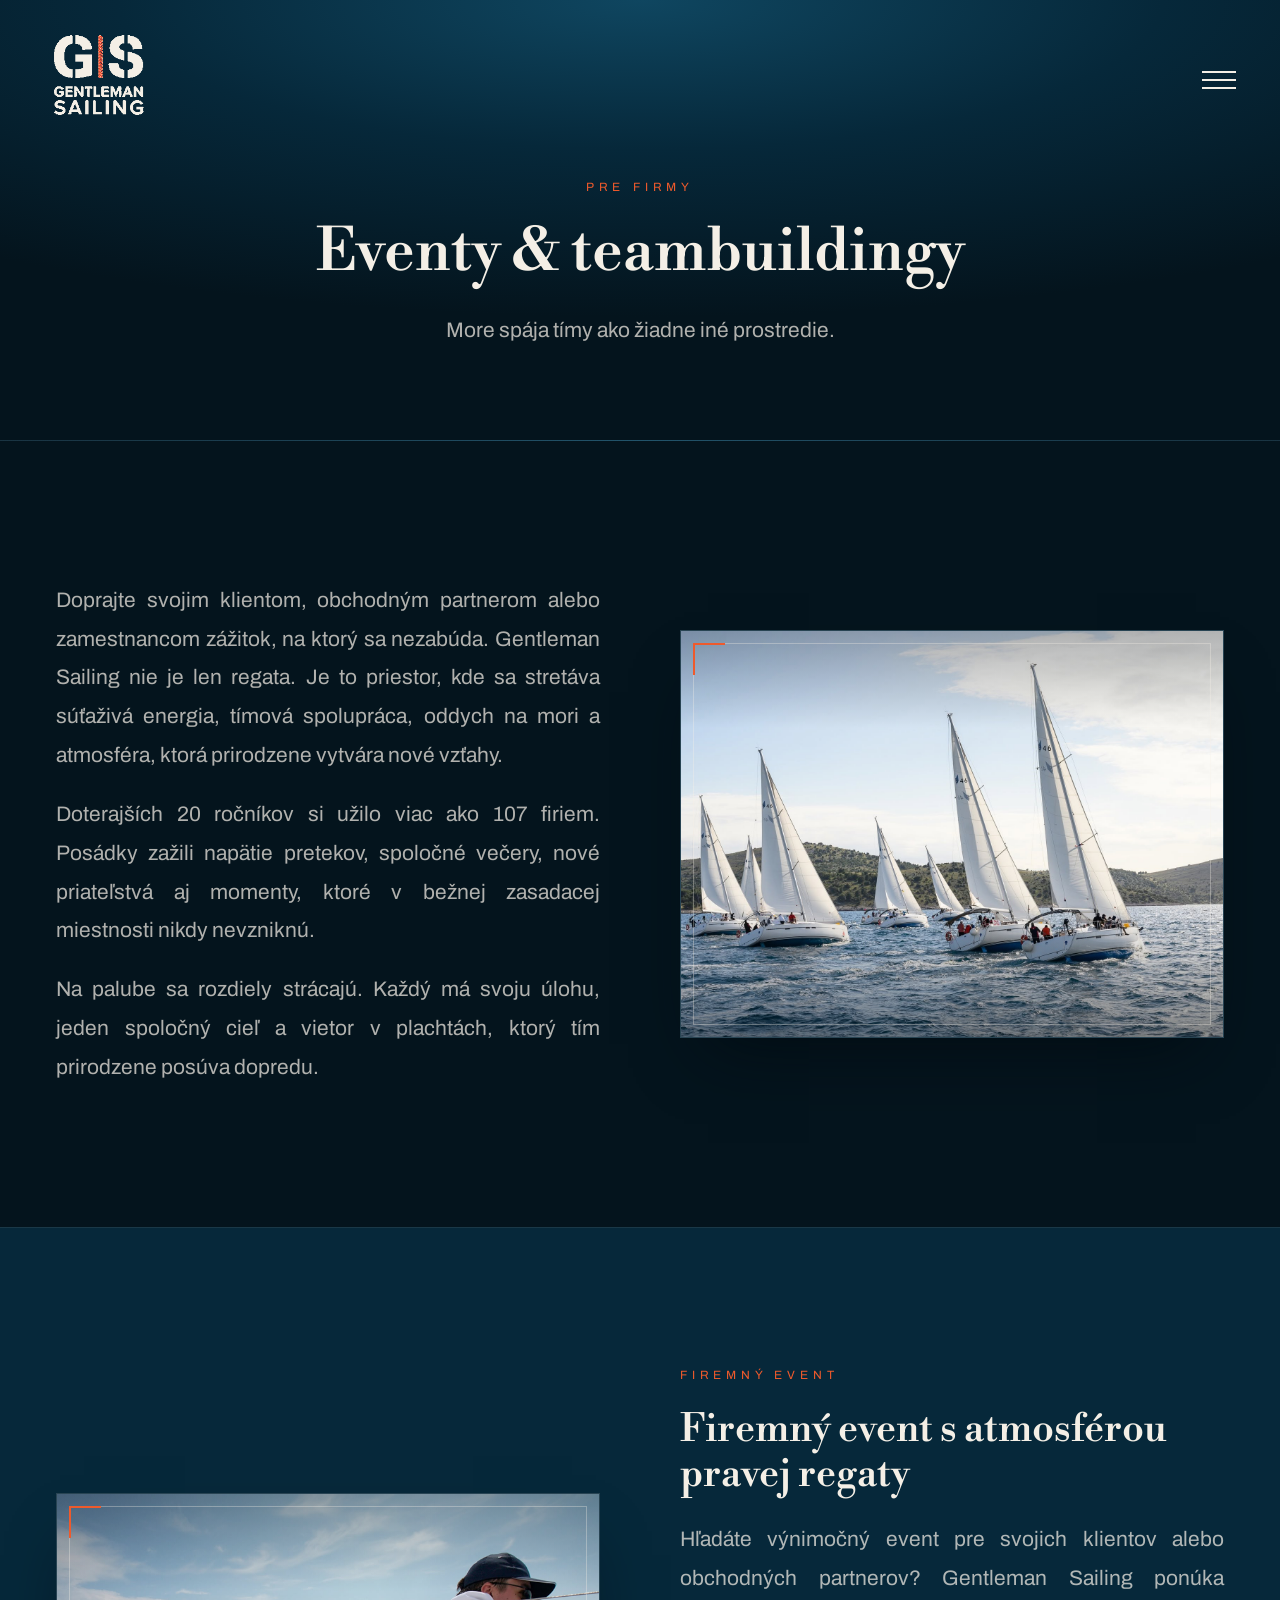
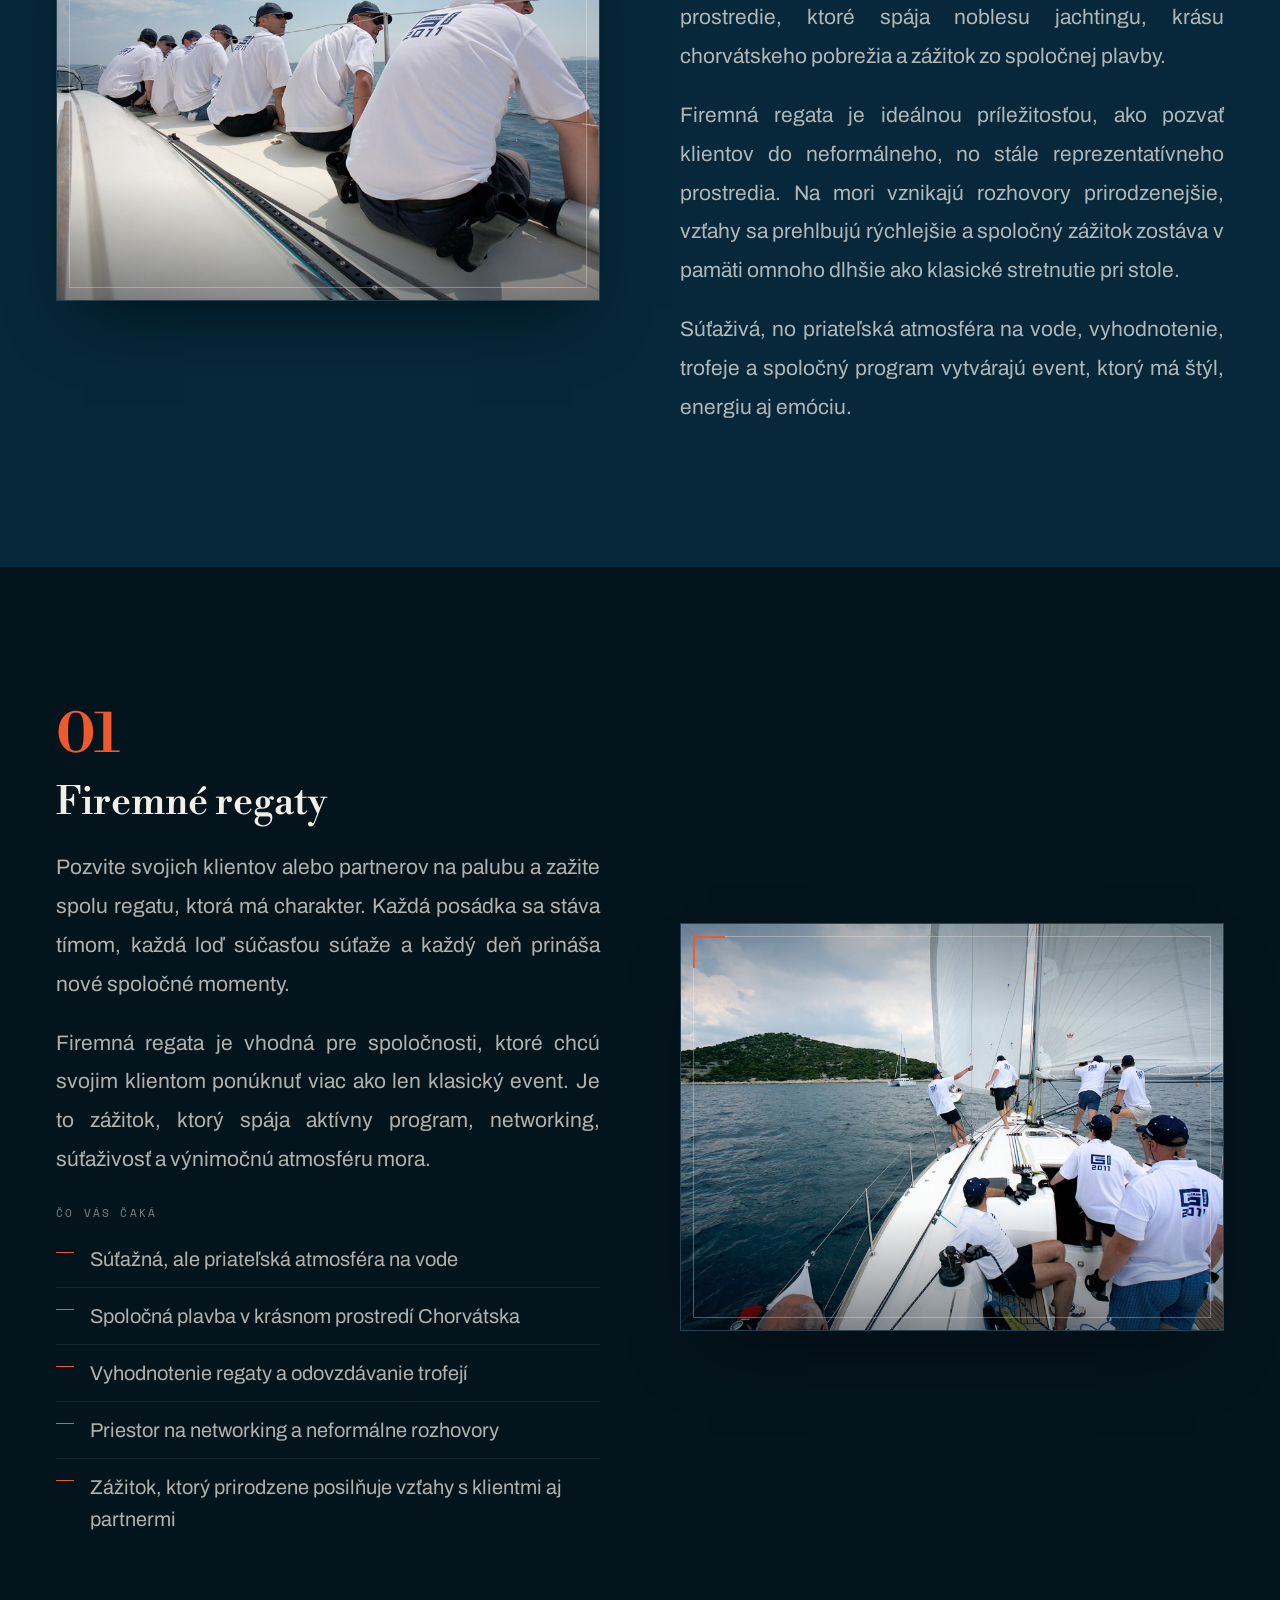
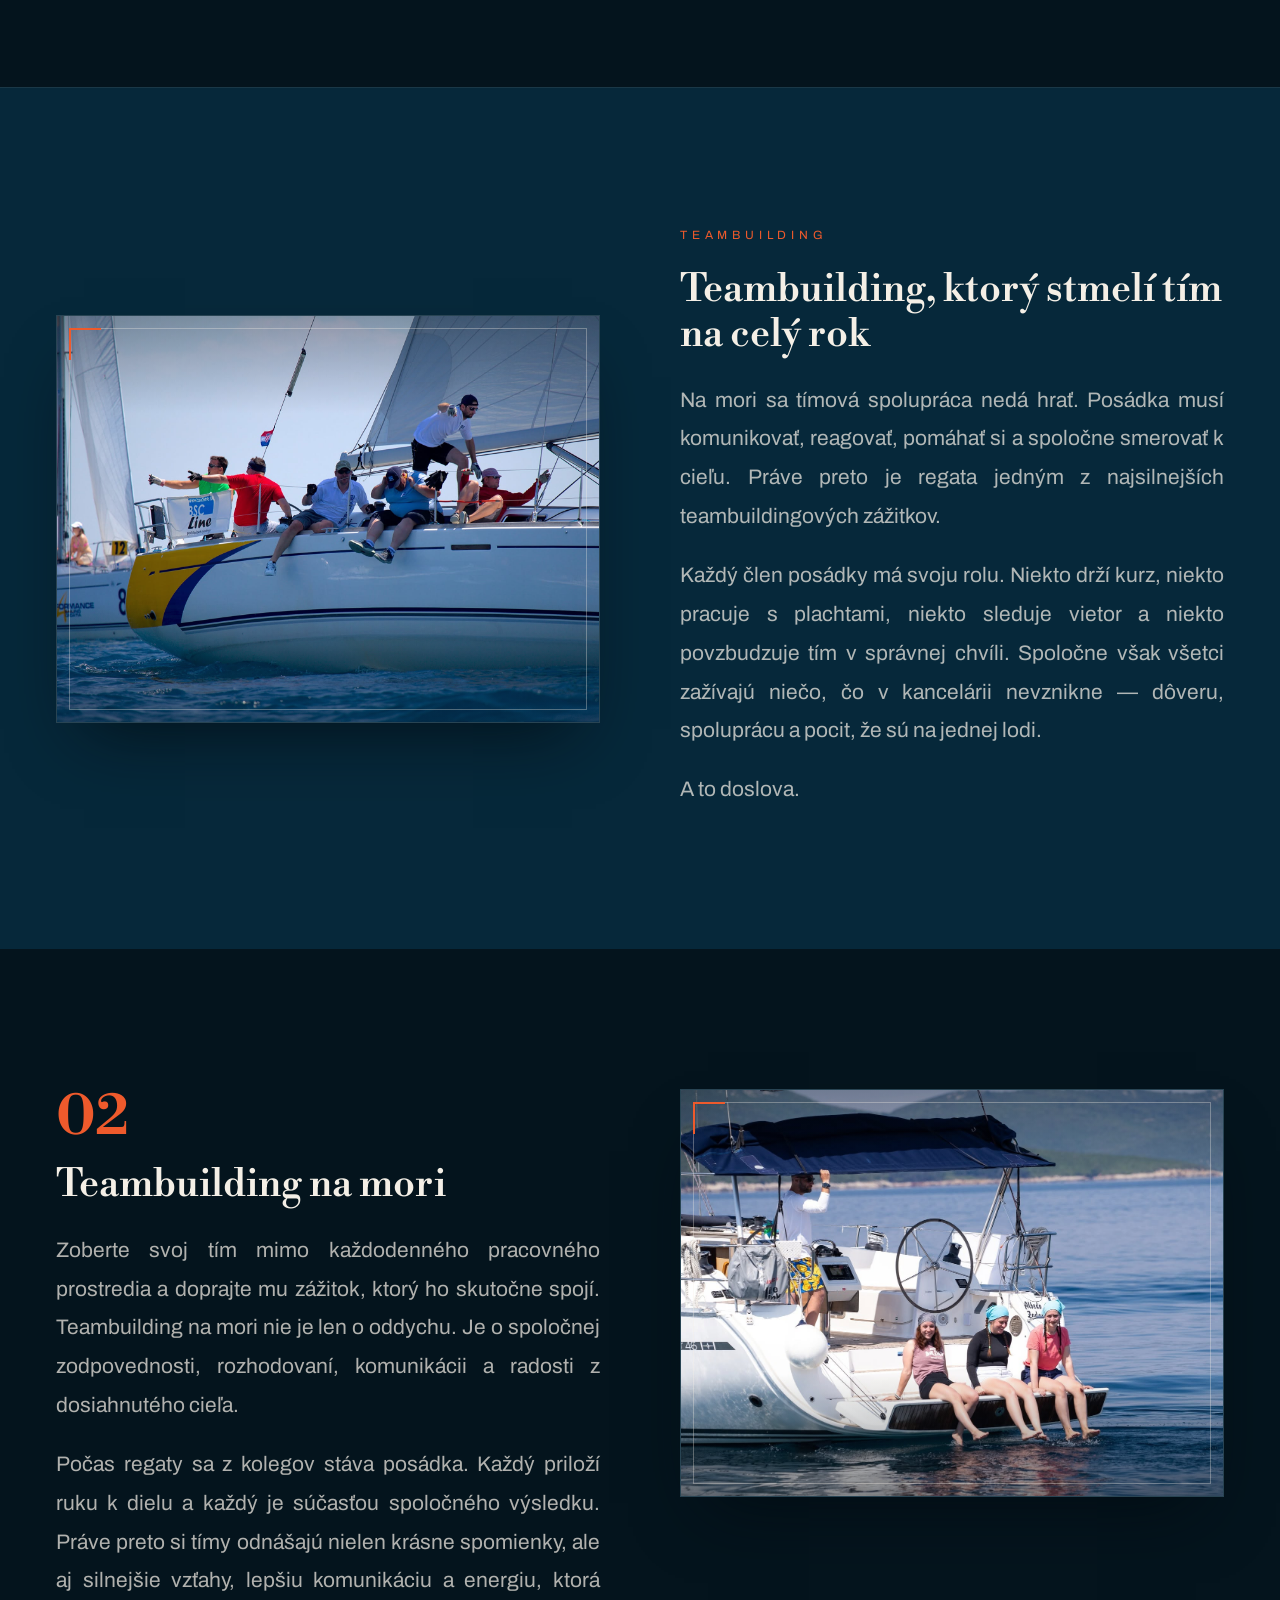
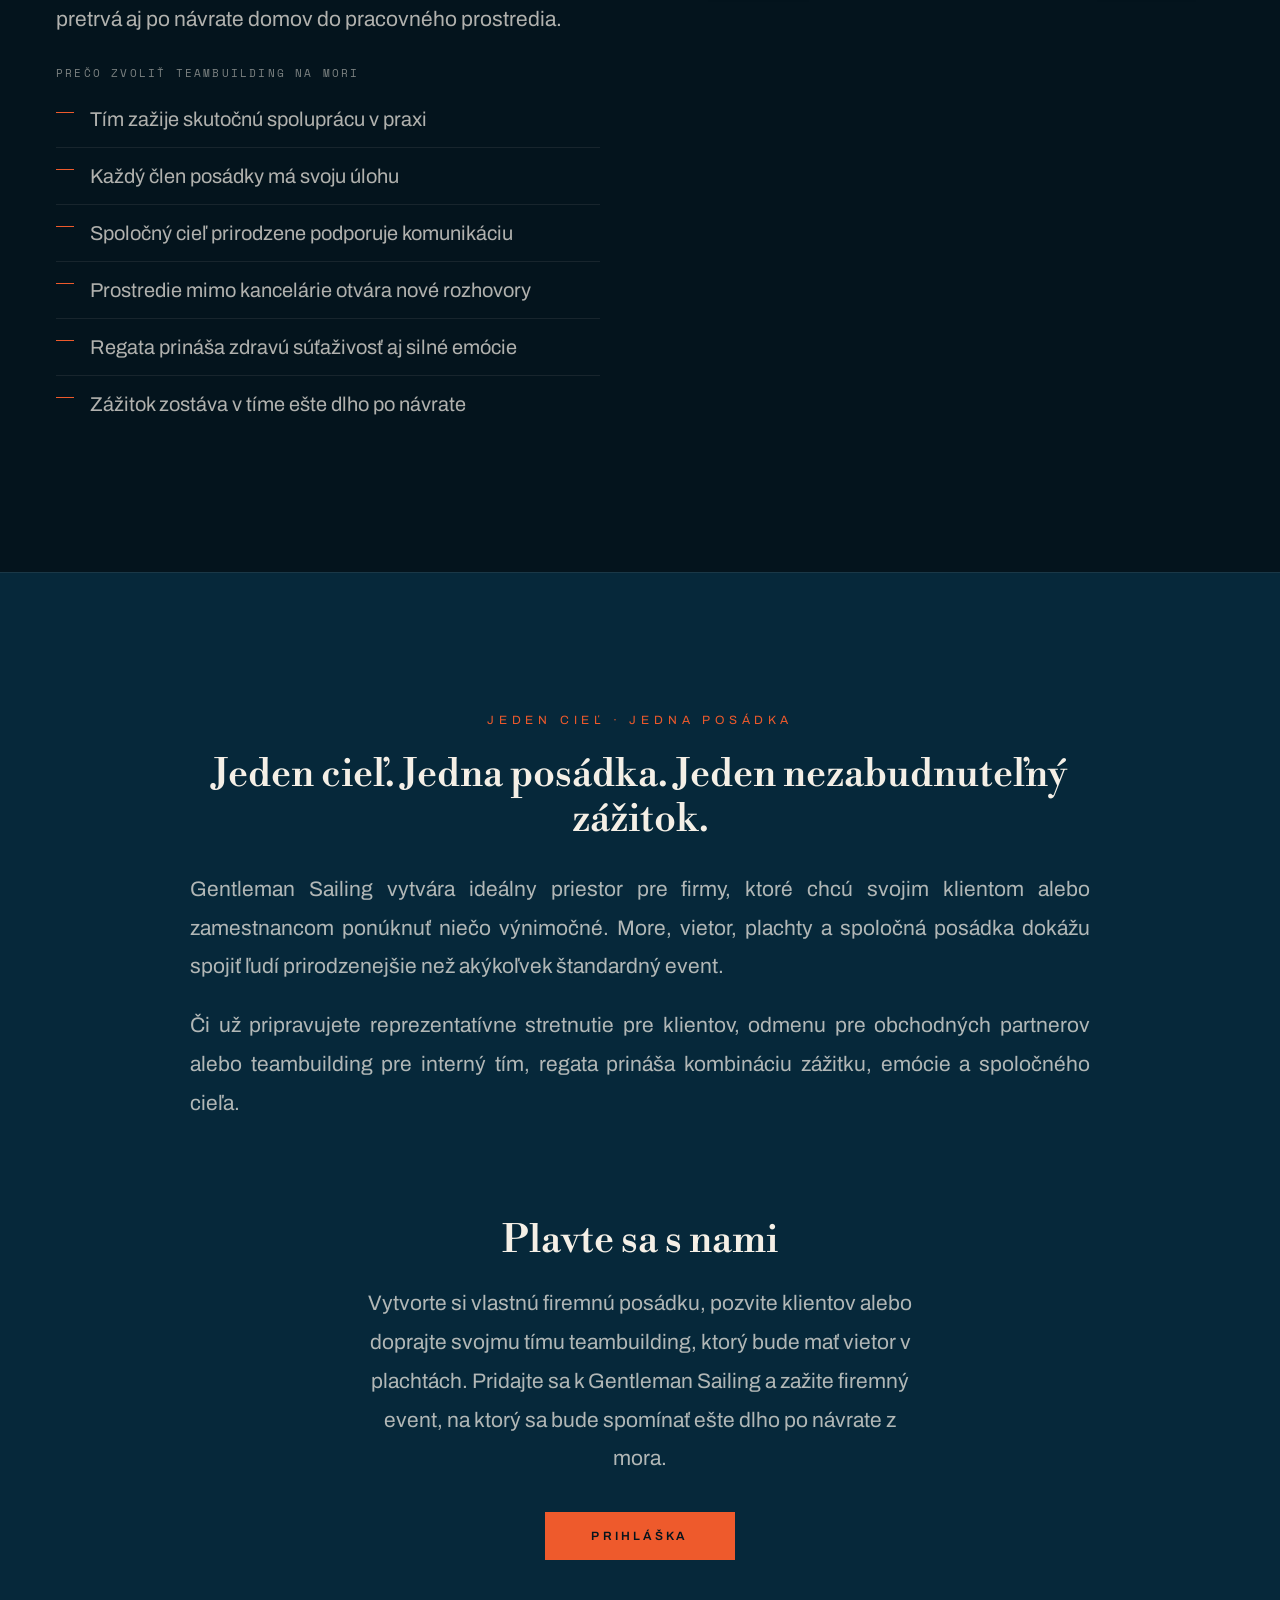
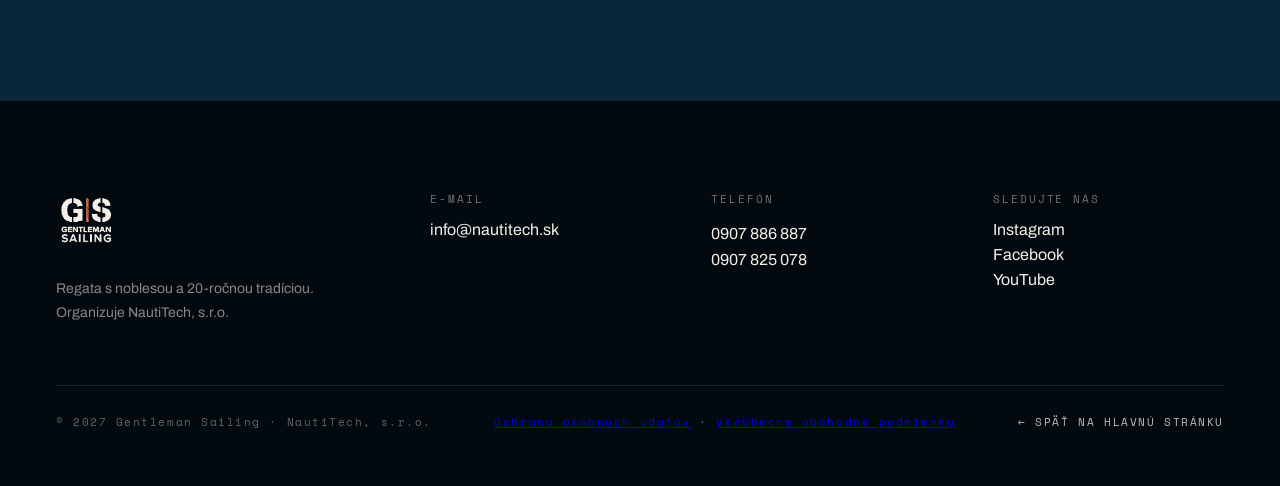
<file: eventy.html>
<!DOCTYPE html>
<html lang="sk">
<head>
  <meta charset="utf-8">
  <meta name="viewport" content="width=device-width, initial-scale=1">
  <title>Eventy &amp; teambuildingy — Gentleman Sailing 2027</title>
  <meta name="description" content="Firemné regaty a teambuilding na mori. Gentleman Sailing vytvára firemný event s atmosférou pravej regaty — zážitok, na ktorý sa nezabúda.">
  <link rel="canonical" href="https://www.gentlemansailing.sk/eventy.html">
  <meta name="theme-color" content="#04141d">
  <meta property="og:type" content="website">
  <meta property="og:site_name" content="Gentleman Sailing">
  <meta property="og:locale" content="sk_SK">
  <meta property="og:url" content="https://www.gentlemansailing.sk/eventy.html">
  <meta property="og:title" content="Eventy &amp; teambuildingy — Gentleman Sailing 2027">
  <meta property="og:description" content="Firemné regaty a teambuilding na mori. Gentleman Sailing vytvára firemný event s atmosférou pravej regaty — zážitok, na ktorý sa nezabúda.">
  <meta property="og:image" content="https://www.gentlemansailing.sk/foto/ev-intro.jpg">
  <meta name="twitter:card" content="summary_large_image">
  <link rel="icon" href="assets/logo-gs-navy.png">
  <link rel="apple-touch-icon" href="assets/logo-gs-navy.png">

  <link rel="preconnect" href="https://fonts.googleapis.com">
  <link rel="preconnect" href="https://fonts.gstatic.com" crossorigin>
  <link href="https://fonts.googleapis.com/css2?family=Libre+Bodoni:ital,wght@0,400..700;1,400..700&family=Cardo:wght@400;700&family=Archivo:wght@300;400;500;600&family=Space+Mono&display=swap" rel="stylesheet">

  <link rel="stylesheet" href="styles.css?v=202609221257">
</head>
<body class="page-eventy">

  <!-- ==================== NAV ==================== -->
  <nav class="nav" id="nav">
    <a href="index.html#top" class="nav__brand" aria-label="Gentleman Sailing — domov">
      <img src="assets/logo-gs-light.png" alt="Gentleman Sailing" class="nav__logo">
    </a>
    <div class="nav__links" id="navLinks">
      <a href="index.html#info" class="navlink" data-i18n="nav_home">Domov</a>
      <a href="info.html" class="navlink" data-i18n="ev_info">Ako sa pripraviť na regatu</a>
      <a href="zazijete.html" class="navlink" data-i18n="ev_experience">Čo zažijete na regate</a>
      <a href="partneri.html" class="navlink" data-i18n="ev_partners">Partneri</a>
      <a href="prihlaska.html" class="cta nav__cta" data-i18n="ev_signup">Prihláška</a>
      <button type="button" class="lang-toggle" id="langToggle" aria-label="Prepnúť jazyk / Toggle language">SK / en</button>
    </div>
    <button type="button" class="nav__burger" id="burger" aria-label="Menu" aria-expanded="false">
      <span></span><span></span><span></span>
    </button>
  </nav>

  <!-- ==================== HEADER ==================== -->
  <header class="page-hero">
    <div class="eyebrow" data-i18n="e_eyebrow">Pre firmy</div>
    <h1 class="h2" data-i18n="e_title">Eventy &amp; teambuildingy</h1>
    <p class="page-hero__lead" data-i18n="e_lead">More spája tímy ako žiadne iné prostredie.</p>
  </header>

  <!-- ==================== INTRO: More spája tímy ==================== -->
  <section class="section">
    <div class="container split split--img-right">
      <div class="figure" style="aspect-ratio:4/3;">
        <img src="foto/ev-intro.jpg" alt="Gentleman Sailing — flotila" loading="lazy">
        <div class="figure__shade"></div>
      </div>
      <div class="block">
        <p class="article-lead" data-i18n="e_p1">Doprajte svojim klientom, obchodným partnerom alebo zamestnancom zážitok, na ktorý sa nezabúda. Gentleman Sailing nie je len regata. Je to priestor, kde sa stretáva súťaživá energia, tímová spolupráca, oddych na mori a atmosféra, ktorá prirodzene vytvára nové vzťahy.</p>
        <p data-i18n="e_p2">Doterajších 20 ročníkov si užilo viac ako 107 firiem. Posádky zažili napätie pretekov, spoločné večery, nové priateľstvá aj momenty, ktoré v bežnej zasadacej miestnosti nikdy nevzniknú.</p>
        <p data-i18n="e_p3">Na palube sa rozdiely strácajú. Každý má svoju úlohu, jeden spoločný cieľ a vietor v plachtách, ktorý tím prirodzene posúva dopredu.</p>
      </div>
    </div>
  </section>

  <!-- ==================== Firemný event ==================== -->
  <section class="section section--petrol">
    <div class="container split">
      <div class="figure" style="aspect-ratio:4/3;">
        <img src="foto/tb1.jpg" alt="Gentleman Sailing — posádka" loading="lazy">
        <div class="figure__shade"></div>
      </div>
      <div class="block">
        <div class="eyebrow" data-i18n="e_fe_eb">Firemný event</div>
        <h3 class="h3-serif" data-i18n="e_fe_t">Firemný event s atmosférou pravej regaty</h3>
        <p data-i18n="e_fe_p1">Hľadáte výnimočný event pre svojich klientov alebo obchodných partnerov? Gentleman Sailing ponúka prostredie, ktoré spája noblesu jachtingu, krásu chorvátskeho pobrežia a zážitok zo spoločnej plavby.</p>
        <p data-i18n="e_fe_p2">Firemná regata je ideálnou príležitosťou, ako pozvať klientov do neformálneho, no stále reprezentatívneho prostredia. Na mori vznikajú rozhovory prirodzenejšie, vzťahy sa prehlbujú rýchlejšie a spoločný zážitok zostáva v pamäti omnoho dlhšie ako klasické stretnutie pri stole.</p>
        <p data-i18n="e_fe_p3">Súťaživá, no priateľská atmosféra na vode, vyhodnotenie, trofeje a spoločný program vytvárajú event, ktorý má štýl, energiu aj emóciu.</p>
      </div>
    </div>
  </section>

  <!-- ==================== 01 Firemné regaty ==================== -->
  <section class="section">
    <div class="container split split--img-right">
      <div class="figure" style="aspect-ratio:4/3;">
        <img src="foto/tb2.jpg" alt="Gentleman Sailing — firemná regata" loading="lazy">
        <div class="figure__shade"></div>
      </div>
      <div class="block">
        <div class="kicker-num">01</div>
        <h3 class="h3-serif" data-i18n="e_01_t">Firemné regaty</h3>
        <p data-i18n="e_01_p1">Pozvite svojich klientov alebo partnerov na palubu a zažite spolu regatu, ktorá má charakter. Každá posádka sa stáva tímom, každá loď súčasťou súťaže a každý deň prináša nové spoločné momenty.</p>
        <p data-i18n="e_01_p2">Firemná regata je vhodná pre spoločnosti, ktoré chcú svojim klientom ponúknuť viac ako len klasický event. Je to zážitok, ktorý spája aktívny program, networking, súťaživosť a výnimočnú atmosféru mora.</p>
        <div class="sublabel" data-i18n="e_01_sub">Čo vás čaká</div>
        <ul class="ticklist">
          <li data-i18n="e_01_l1">Súťažná, ale priateľská atmosféra na vode</li>
          <li data-i18n="e_01_l2">Spoločná plavba v krásnom prostredí Chorvátska</li>
          <li data-i18n="e_01_l3">Vyhodnotenie regaty a odovzdávanie trofejí</li>
          <li data-i18n="e_01_l4">Priestor na networking a neformálne rozhovory</li>
          <li data-i18n="e_01_l6">Zážitok, ktorý prirodzene posilňuje vzťahy s klientmi aj partnermi</li>
        </ul>
      </div>
    </div>
  </section>

  <!-- ==================== Teambuilding intro ==================== -->
  <section class="section section--petrol">
    <div class="container split">
      <div class="figure" style="aspect-ratio:4/3;">
        <img src="foto/tb3.jpg" alt="Gentleman Sailing — teambuilding na mori" loading="lazy">
        <div class="figure__shade"></div>
      </div>
      <div class="block">
        <div class="eyebrow">Teambuilding</div>
        <h3 class="h3-serif" data-i18n="e_tb_t">Teambuilding, ktorý stmelí tím na celý rok</h3>
        <p data-i18n="e_tb_p1">Na mori sa tímová spolupráca nedá hrať. Posádka musí komunikovať, reagovať, pomáhať si a spoločne smerovať k cieľu. Práve preto je regata jedným z najsilnejších teambuildingových zážitkov.</p>
        <p data-i18n="e_tb_p2">Každý člen posádky má svoju rolu. Niekto drží kurz, niekto pracuje s plachtami, niekto sleduje vietor a niekto povzbudzuje tím v správnej chvíli. Spoločne však všetci zažívajú niečo, čo v kancelárii nevznikne — dôveru, spoluprácu a pocit, že sú na jednej lodi.</p>
        <p data-i18n="e_tb_p3">A to doslova.</p>
      </div>
    </div>
  </section>

  <!-- ==================== 02 Teambuilding na mori ==================== -->
  <section class="section">
    <div class="container split split--img-right split--top">
      <div class="figure" style="aspect-ratio:4/3;">
        <img src="foto/tb4.jpg" alt="Gentleman Sailing — posádka na mori" loading="lazy">
        <div class="figure__shade"></div>
      </div>
      <div class="block">
        <div class="kicker-num">02</div>
        <h3 class="h3-serif" data-i18n="e_02_t">Teambuilding na mori</h3>
        <p data-i18n="e_02_p1">Zoberte svoj tím mimo každodenného pracovného prostredia a doprajte mu zážitok, ktorý ho skutočne spojí. Teambuilding na mori nie je len o oddychu. Je o spoločnej zodpovednosti, rozhodovaní, komunikácii a radosti z dosiahnutého cieľa.</p>
        <p data-i18n="e_02_p2">Počas regaty sa z kolegov stáva posádka. Každý priloží ruku k dielu a každý je súčasťou spoločného výsledku. Práve preto si tímy odnášajú nielen krásne spomienky, ale aj silnejšie vzťahy, lepšiu komunikáciu a energiu, ktorá pretrvá aj po návrate domov do pracovného prostredia.</p>
        <div class="sublabel" data-i18n="e_02_sub">Prečo zvoliť teambuilding na mori</div>
        <ul class="ticklist">
          <li data-i18n="e_02_l1">Tím zažije skutočnú spoluprácu v praxi</li>
          <li data-i18n="e_02_l2">Každý člen posádky má svoju úlohu</li>
          <li data-i18n="e_02_l3">Spoločný cieľ prirodzene podporuje komunikáciu</li>
          <li data-i18n="e_02_l4">Prostredie mimo kancelárie otvára nové rozhovory</li>
          <li data-i18n="e_02_l5">Regata prináša zdravú súťaživosť aj silné emócie</li>
          <li data-i18n="e_02_l6">Zážitok zostáva v tíme ešte dlho po návrate</li>
        </ul>
      </div>
    </div>
  </section>

  <!-- ==================== Záver + CTA ==================== -->
  <section class="section section--petrol">
    <div class="article">
      <div class="block">
        <div class="eyebrow" data-i18n="e_end_eb">Jeden cieľ · jedna posádka</div>
        <h3 class="h3-serif" data-i18n="e_end_t">Jeden cieľ. Jedna posádka. Jeden nezabudnuteľný zážitok.</h3>
        <p data-i18n="e_end_p1">Gentleman Sailing vytvára ideálny priestor pre firmy, ktoré chcú svojim klientom alebo zamestnancom ponúknuť niečo výnimočné. More, vietor, plachty a spoločná posádka dokážu spojiť ľudí prirodzenejšie než akýkoľvek štandardný event.</p>
        <p data-i18n="e_end_p2">Či už pripravujete reprezentatívne stretnutie pre klientov, odmenu pre obchodných partnerov alebo teambuilding pre interný tím, regata prináša kombináciu zážitku, emócie a spoločného cieľa.</p>
      </div>

      <div class="closing-cta">
        <h3 class="h3-serif" data-i18n="e_cta_t">Plavte sa s nami</h3>
        <p data-i18n="e_cta_p">Vytvorte si vlastnú firemnú posádku, pozvite klientov alebo doprajte svojmu tímu teambuilding, ktorý bude mať vietor v plachtách. Pridajte sa k Gentleman Sailing a zažite firemný event, na ktorý sa bude spomínať ešte dlho po návrate z mora.</p>
        <a href="prihlaska.html" class="cta price-cta" style="margin-top:0;" data-i18n="ev_signup">Prihláška</a>
      </div>
    </div>
  </section>

  <!-- ==================== FOOTER ==================== -->
  <footer class="footer">
    <div class="container footer__grid">
      <div>
        <img src="assets/logo-gs-light.png" alt="Gentleman Sailing" class="footer__logo">
        <p class="footer__tag" data-i18n="foot_tagline">Regata s noblesou a 20-ročnou tradíciou. Organizuje NautiTech, s.r.o.</p>
      </div>
      <div>
        <div class="footer__label" data-i18n="foot_email_label">E-mail</div>
        <a href="mailto:info@nautitech.sk">info@nautitech.sk</a>
      </div>
      <div>
        <div class="footer__label" data-i18n="foot_phone_label">Telefón</div>
        <div class="footer__phone">0907 886 887<br>0907 825 078</div>
      </div>
      <div>
        <div class="footer__label" data-i18n="foot_social_label">Sledujte nás</div>
        <div class="footer__social">
          <a href="https://www.instagram.com/gentlemansailing.sk" class="navlink" target="_blank" rel="noopener">Instagram</a>
          <a href="https://www.facebook.com/profile.php?id=61571883745033" class="navlink" target="_blank" rel="noopener">Facebook</a>
          <a href="https://www.youtube.com/@GentlemanSailing" class="navlink" target="_blank" rel="noopener">YouTube</a>
        </div>
      </div>
    </div>
    <div class="footer__bottom">
      <span>© 2027 Gentleman Sailing · NautiTech, s.r.o.</span>
      <span><a href="gdpr.html" class="navlink" data-i18n="foot_gdpr">Ochrana osobných údajov</a> · <a href="vop.html" class="navlink" data-i18n="foot_vop">Všeobecné obchodné podmienky</a></span>
      <span><a href="index.html" class="back-link" data-i18n="back">← Späť na hlavnú stránku</a></span>
    </div>
  </footer>

  <script src="eventy.js?v=202609221257"></script>
</body>
</html>
</file>
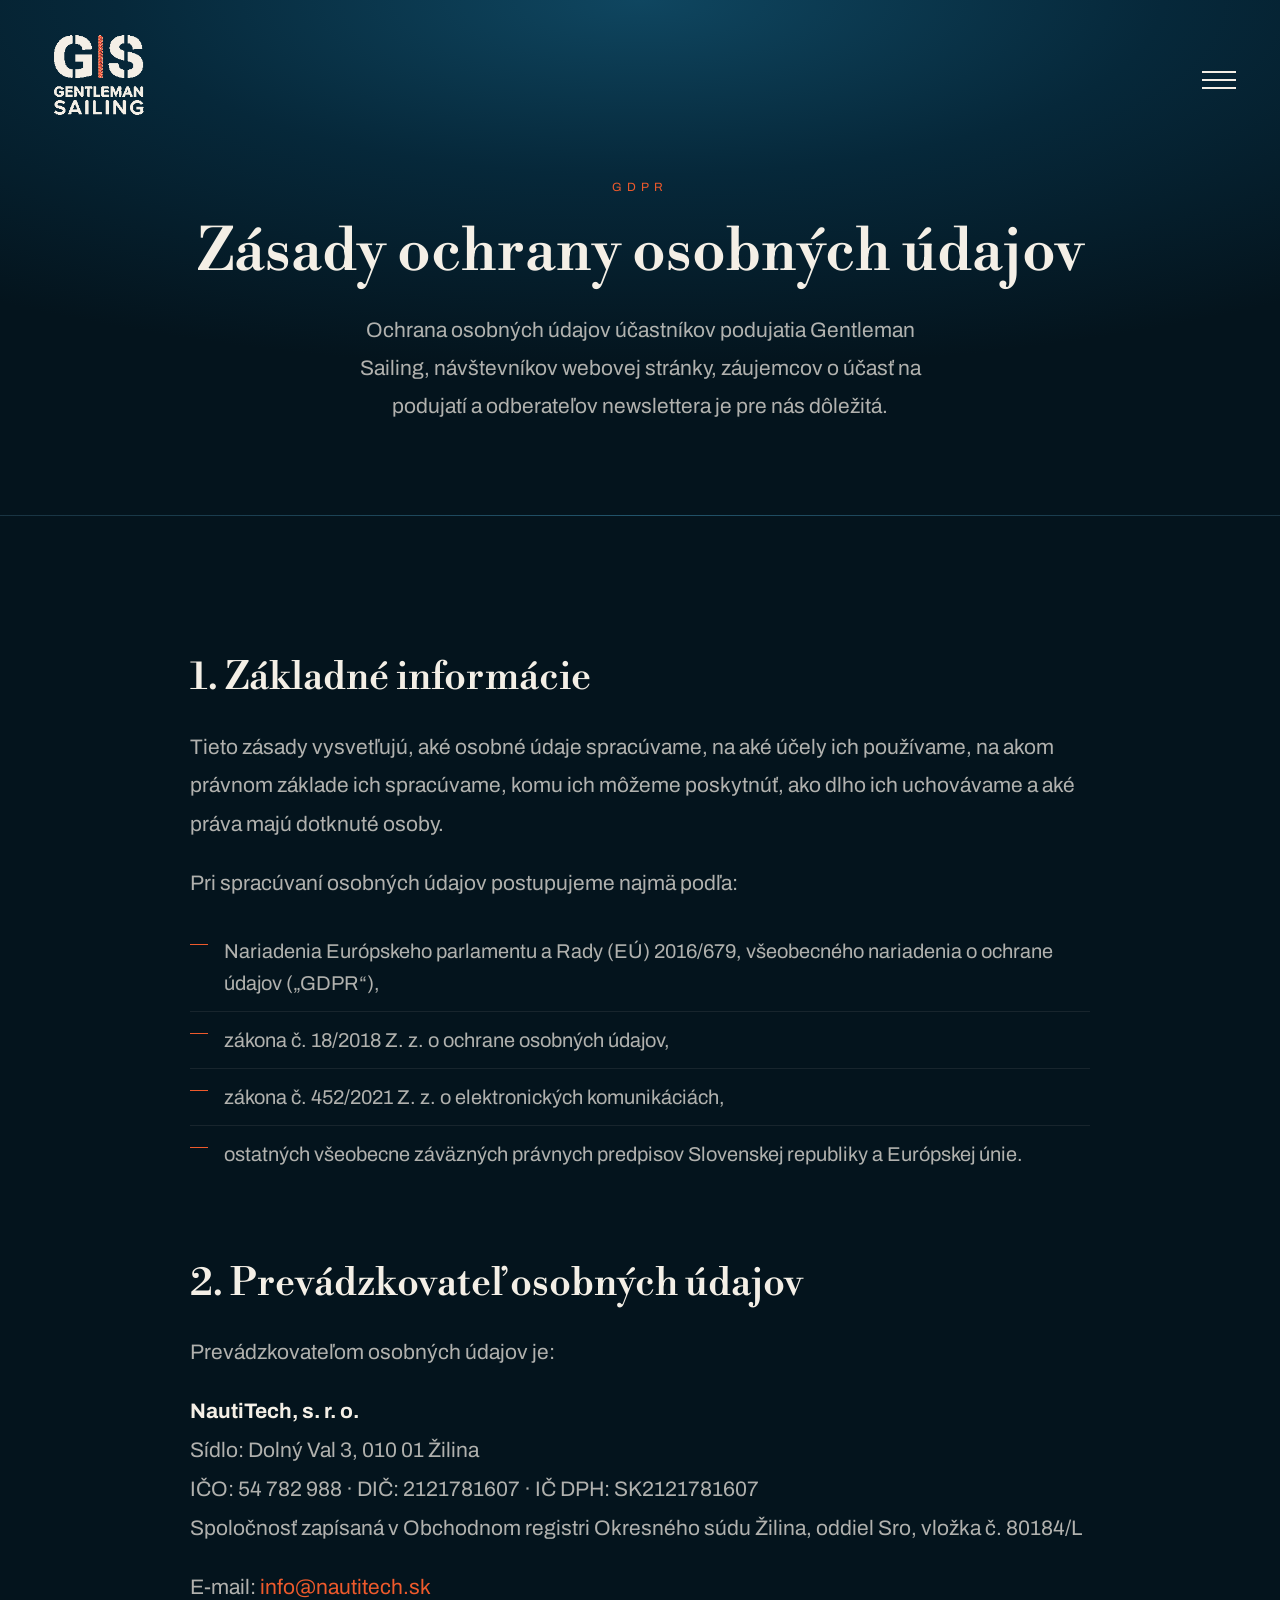
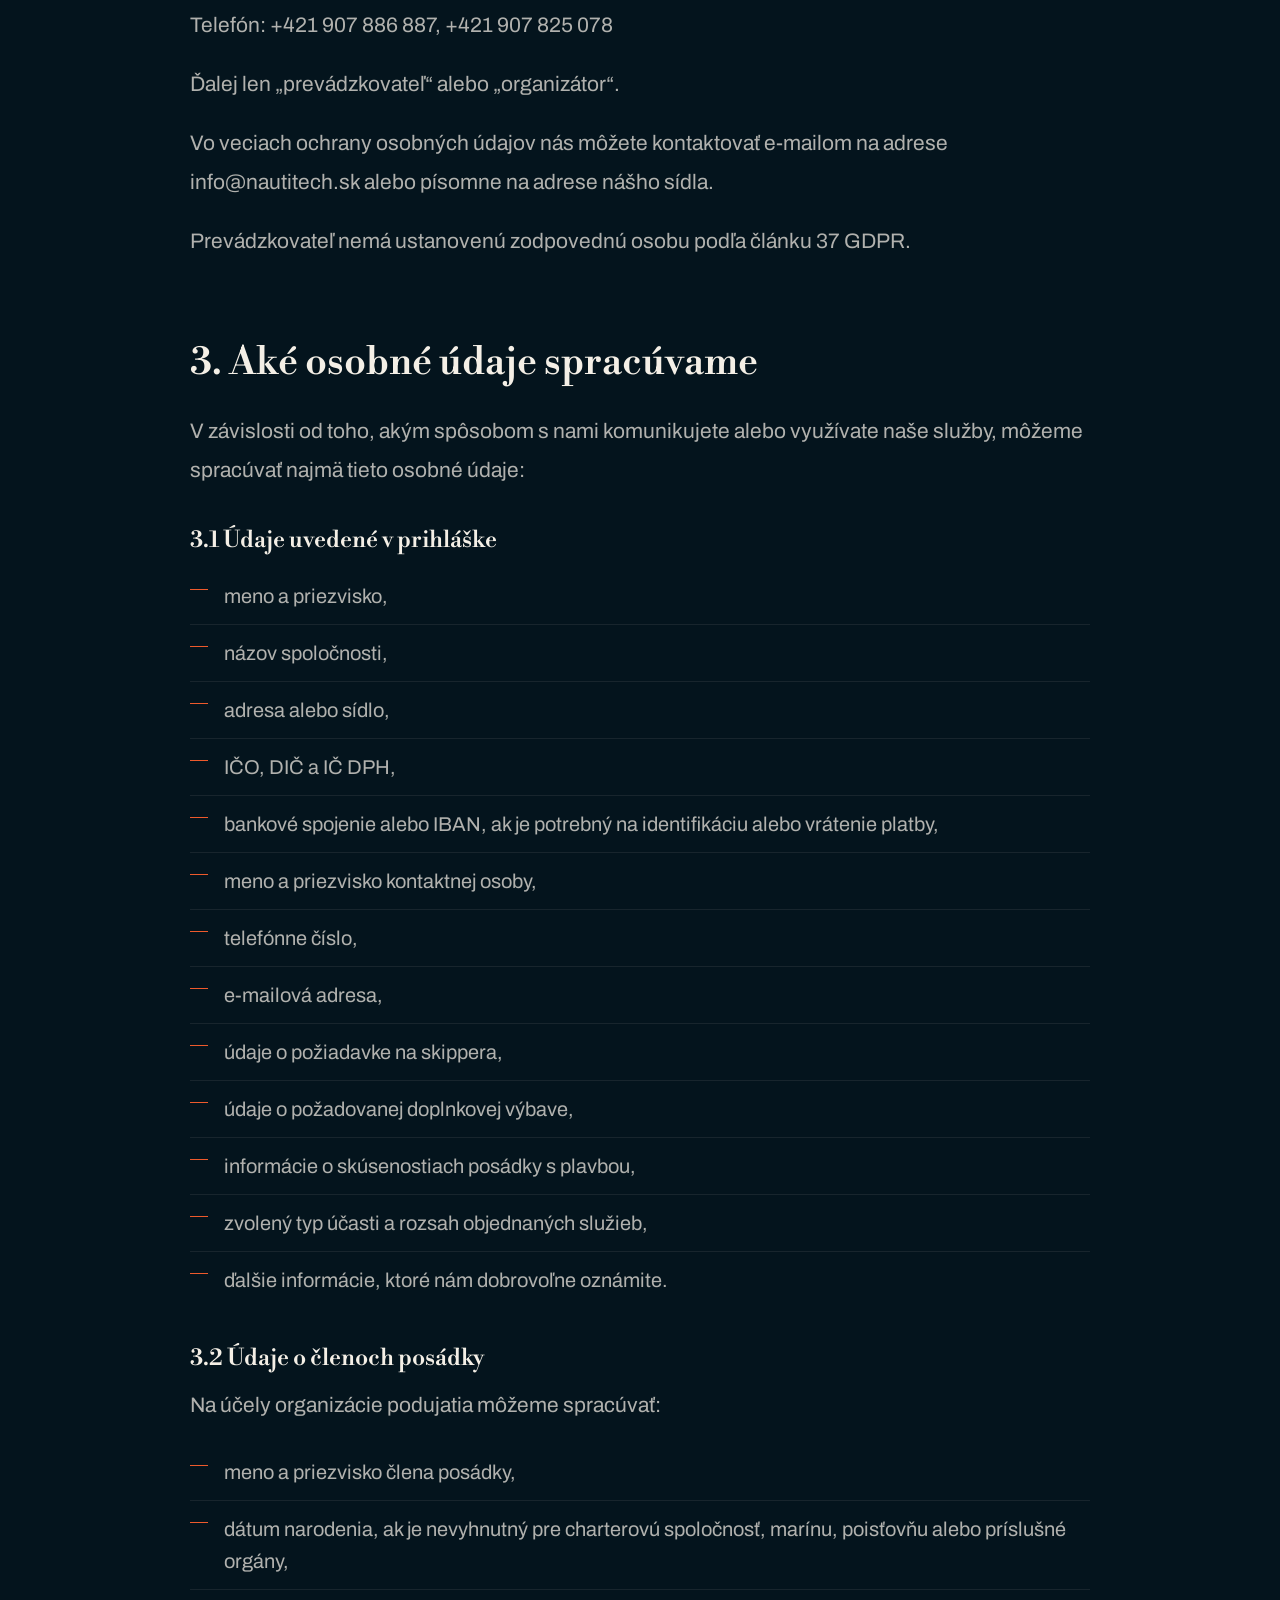
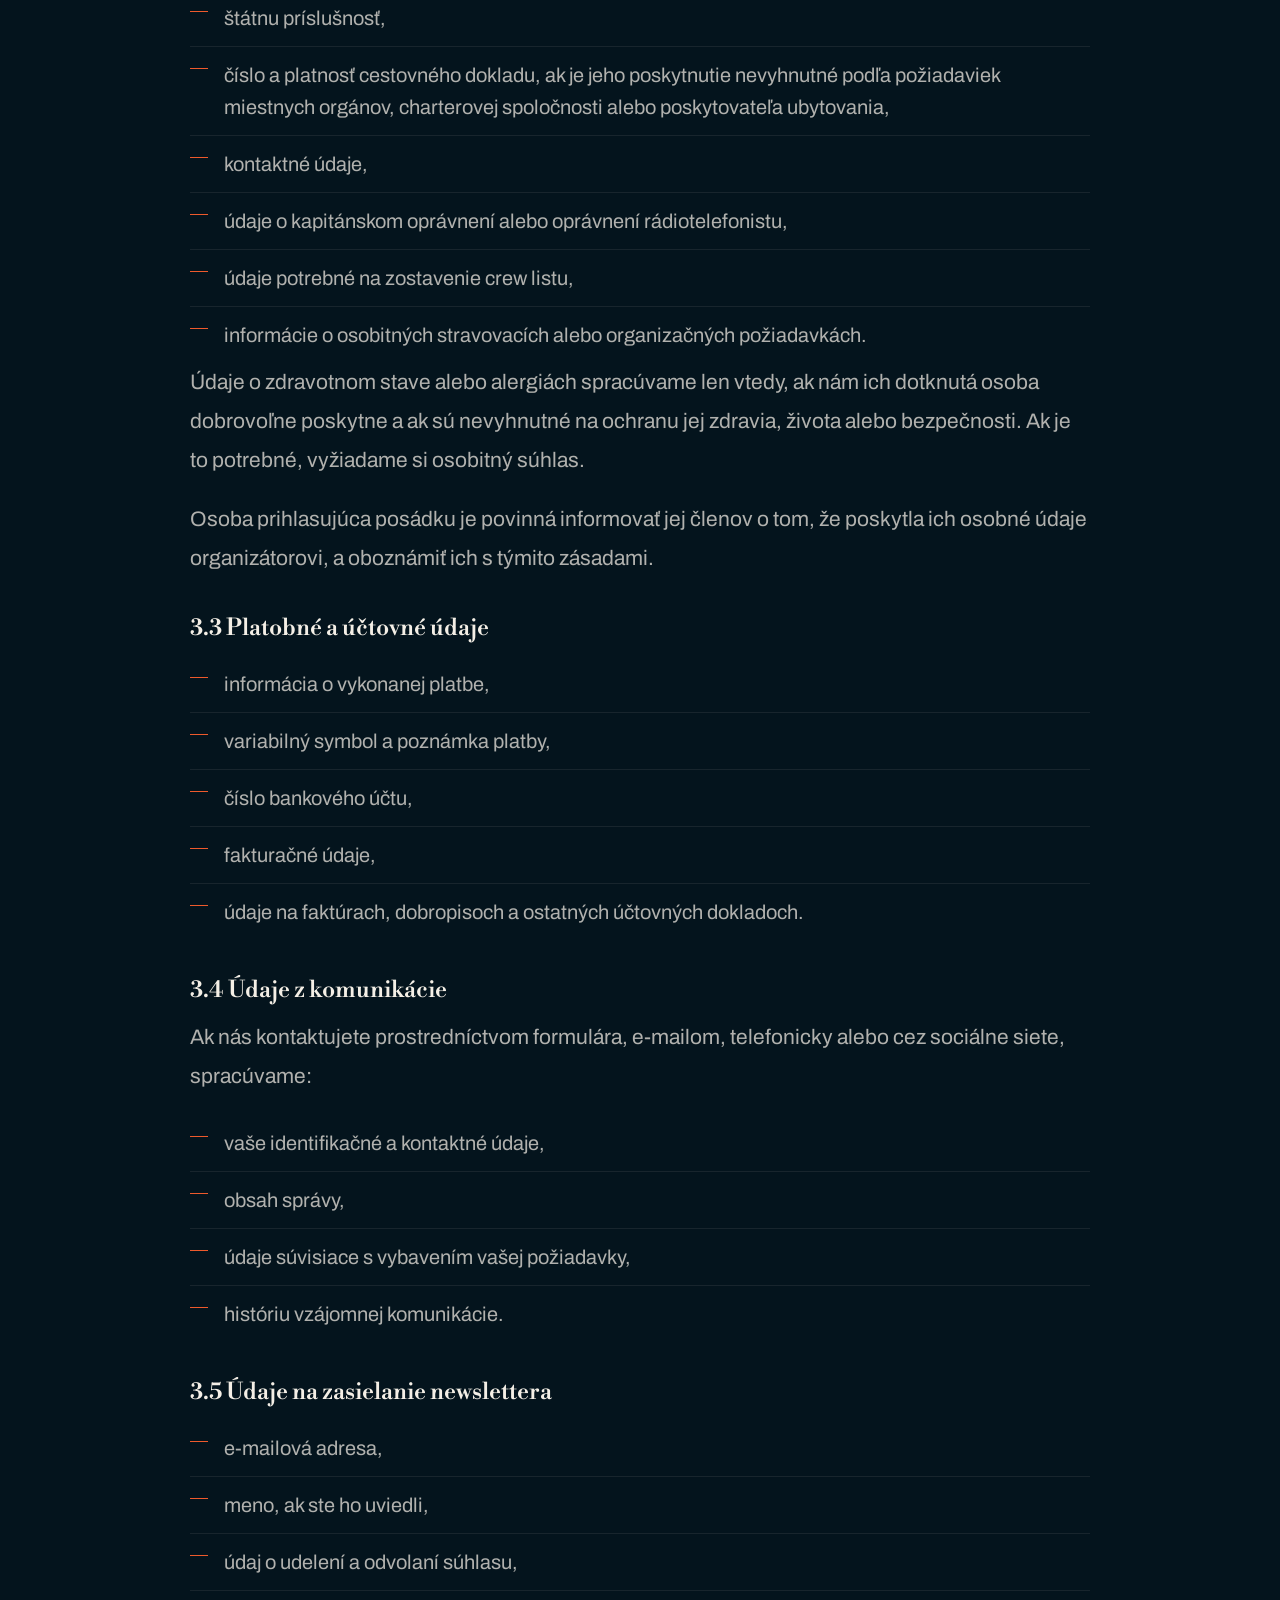
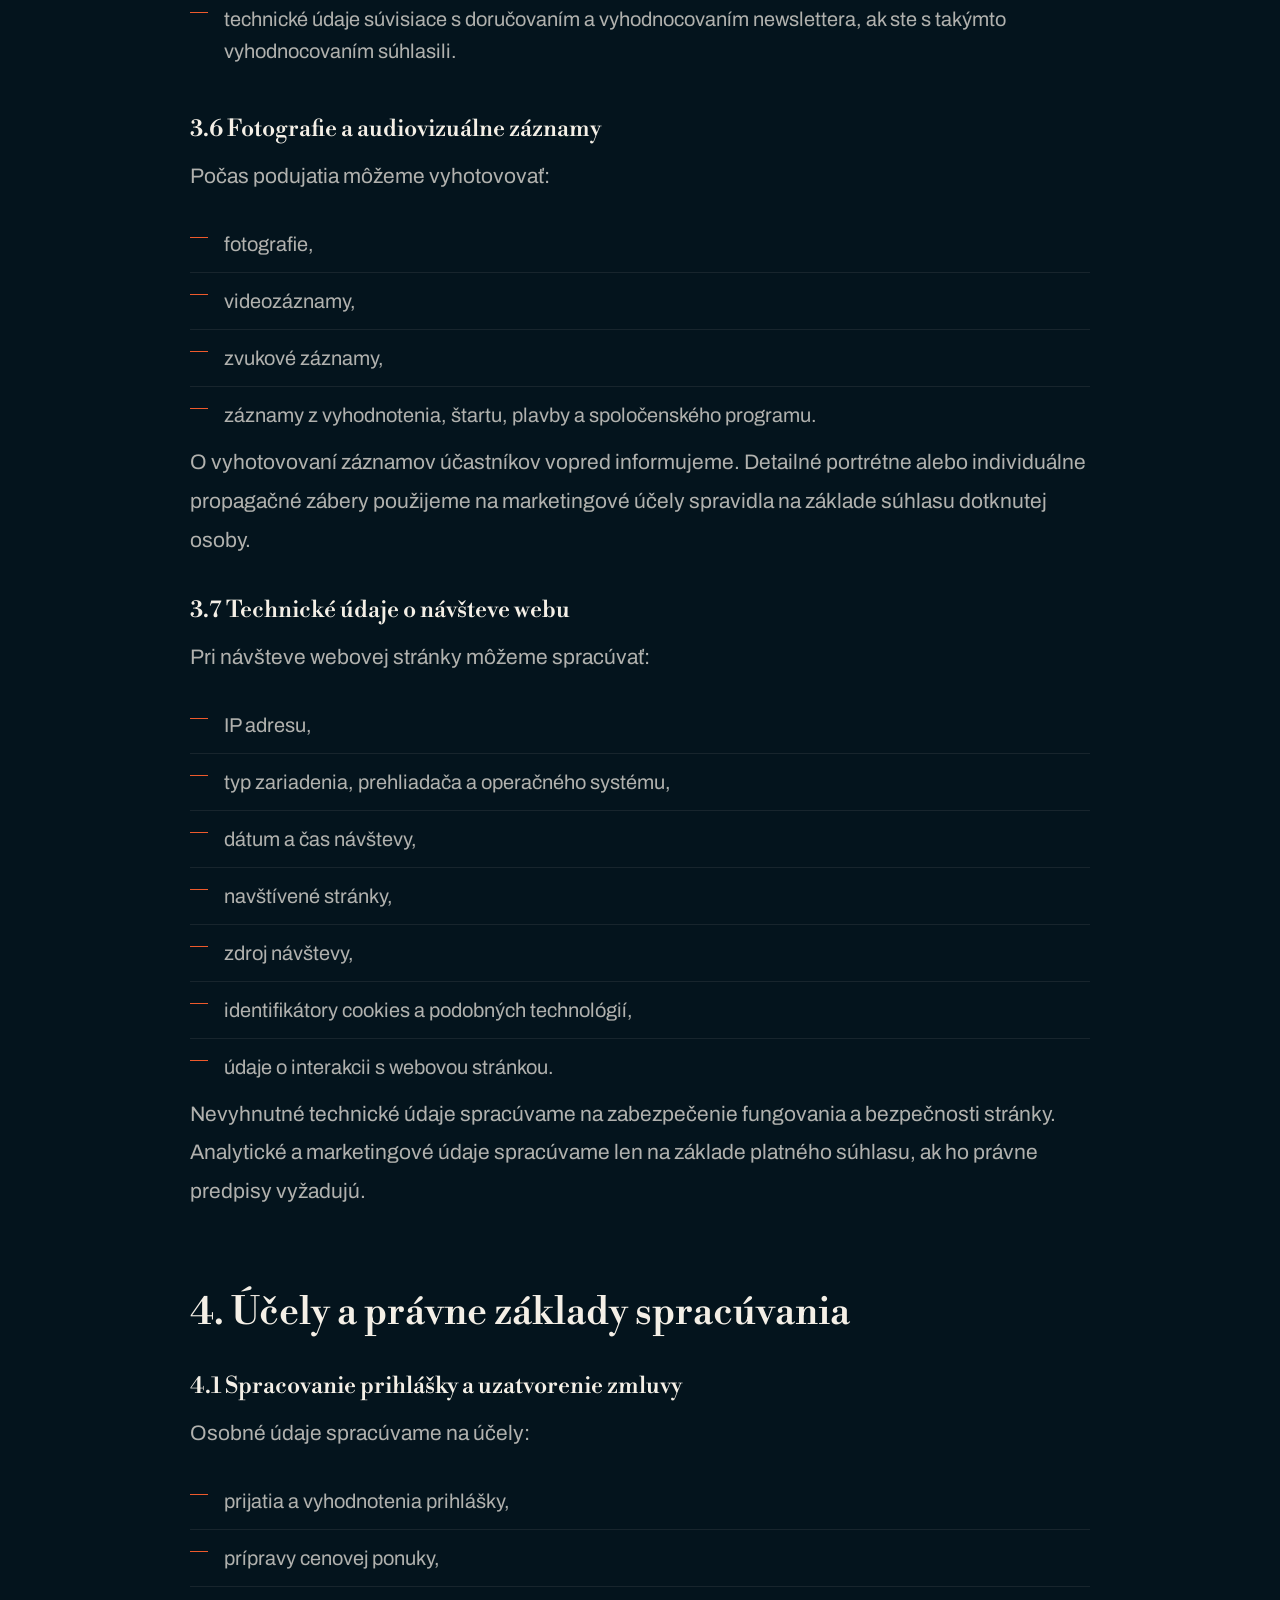
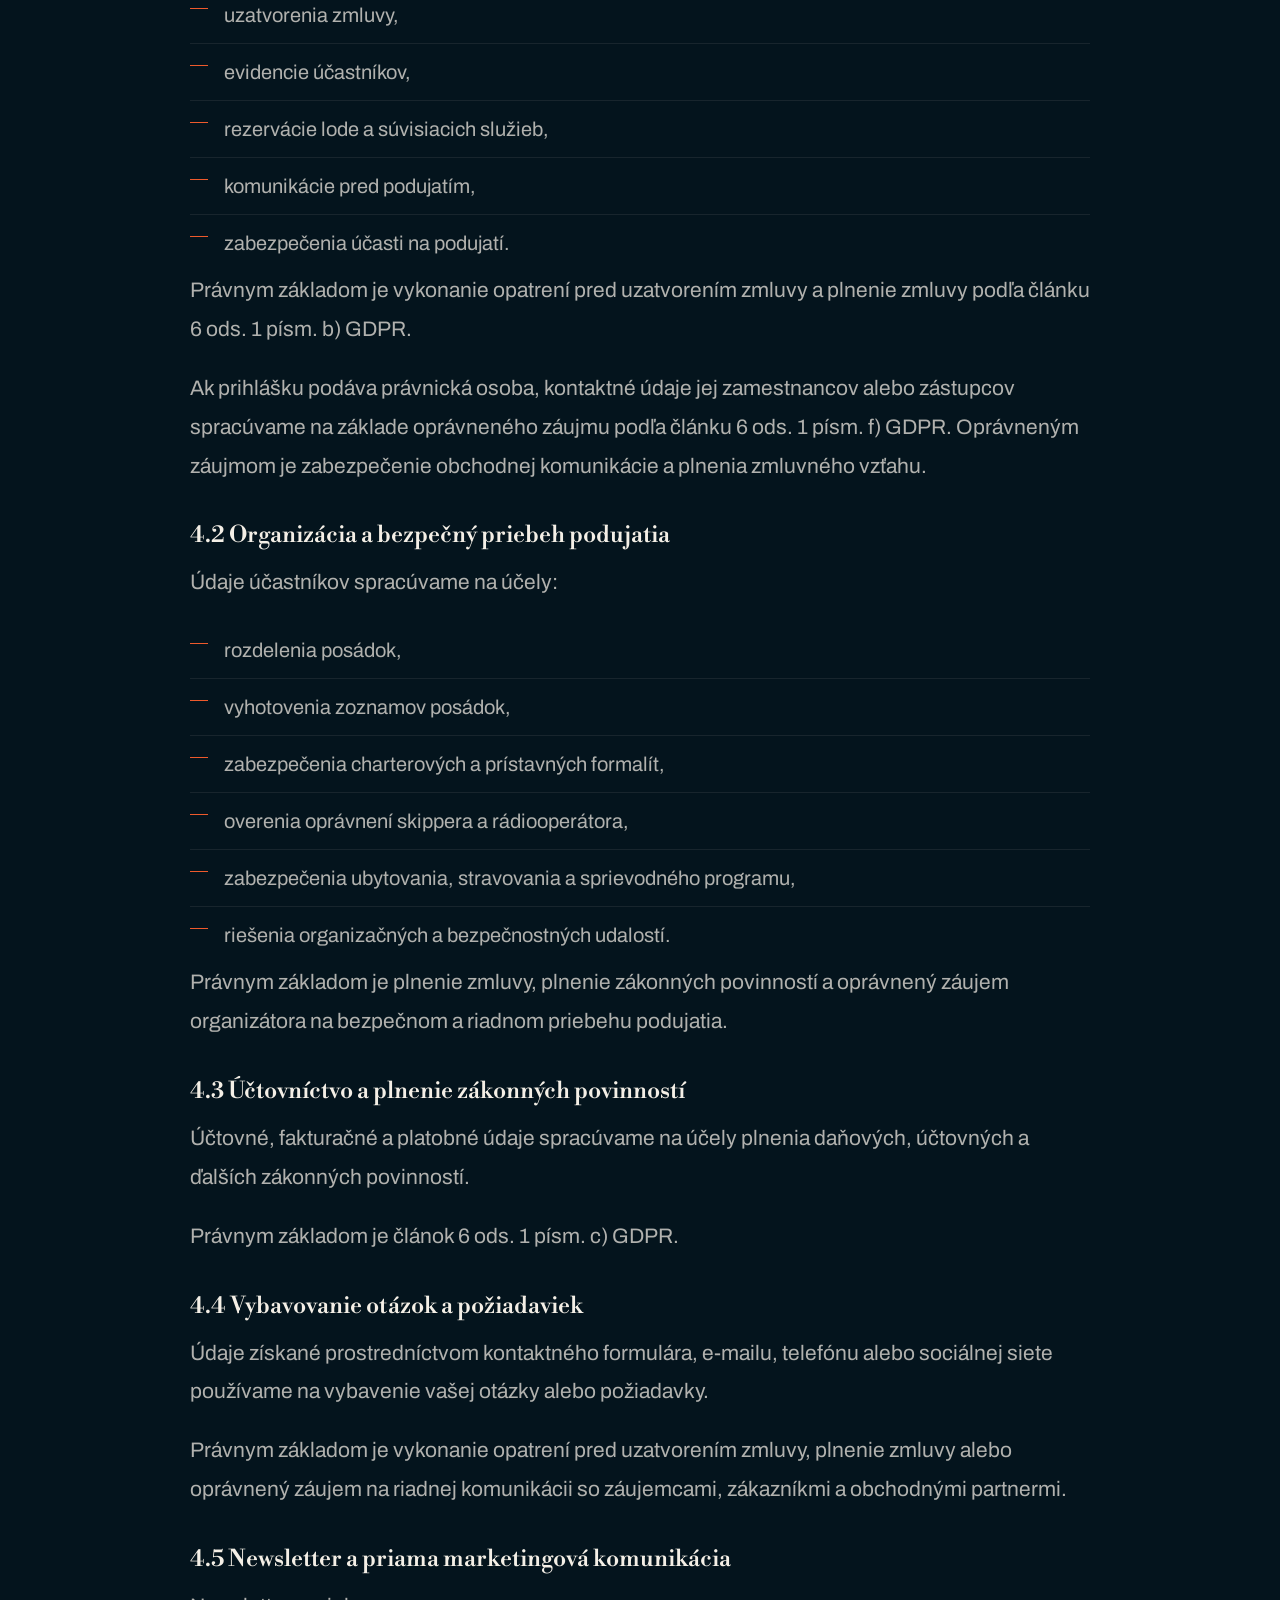
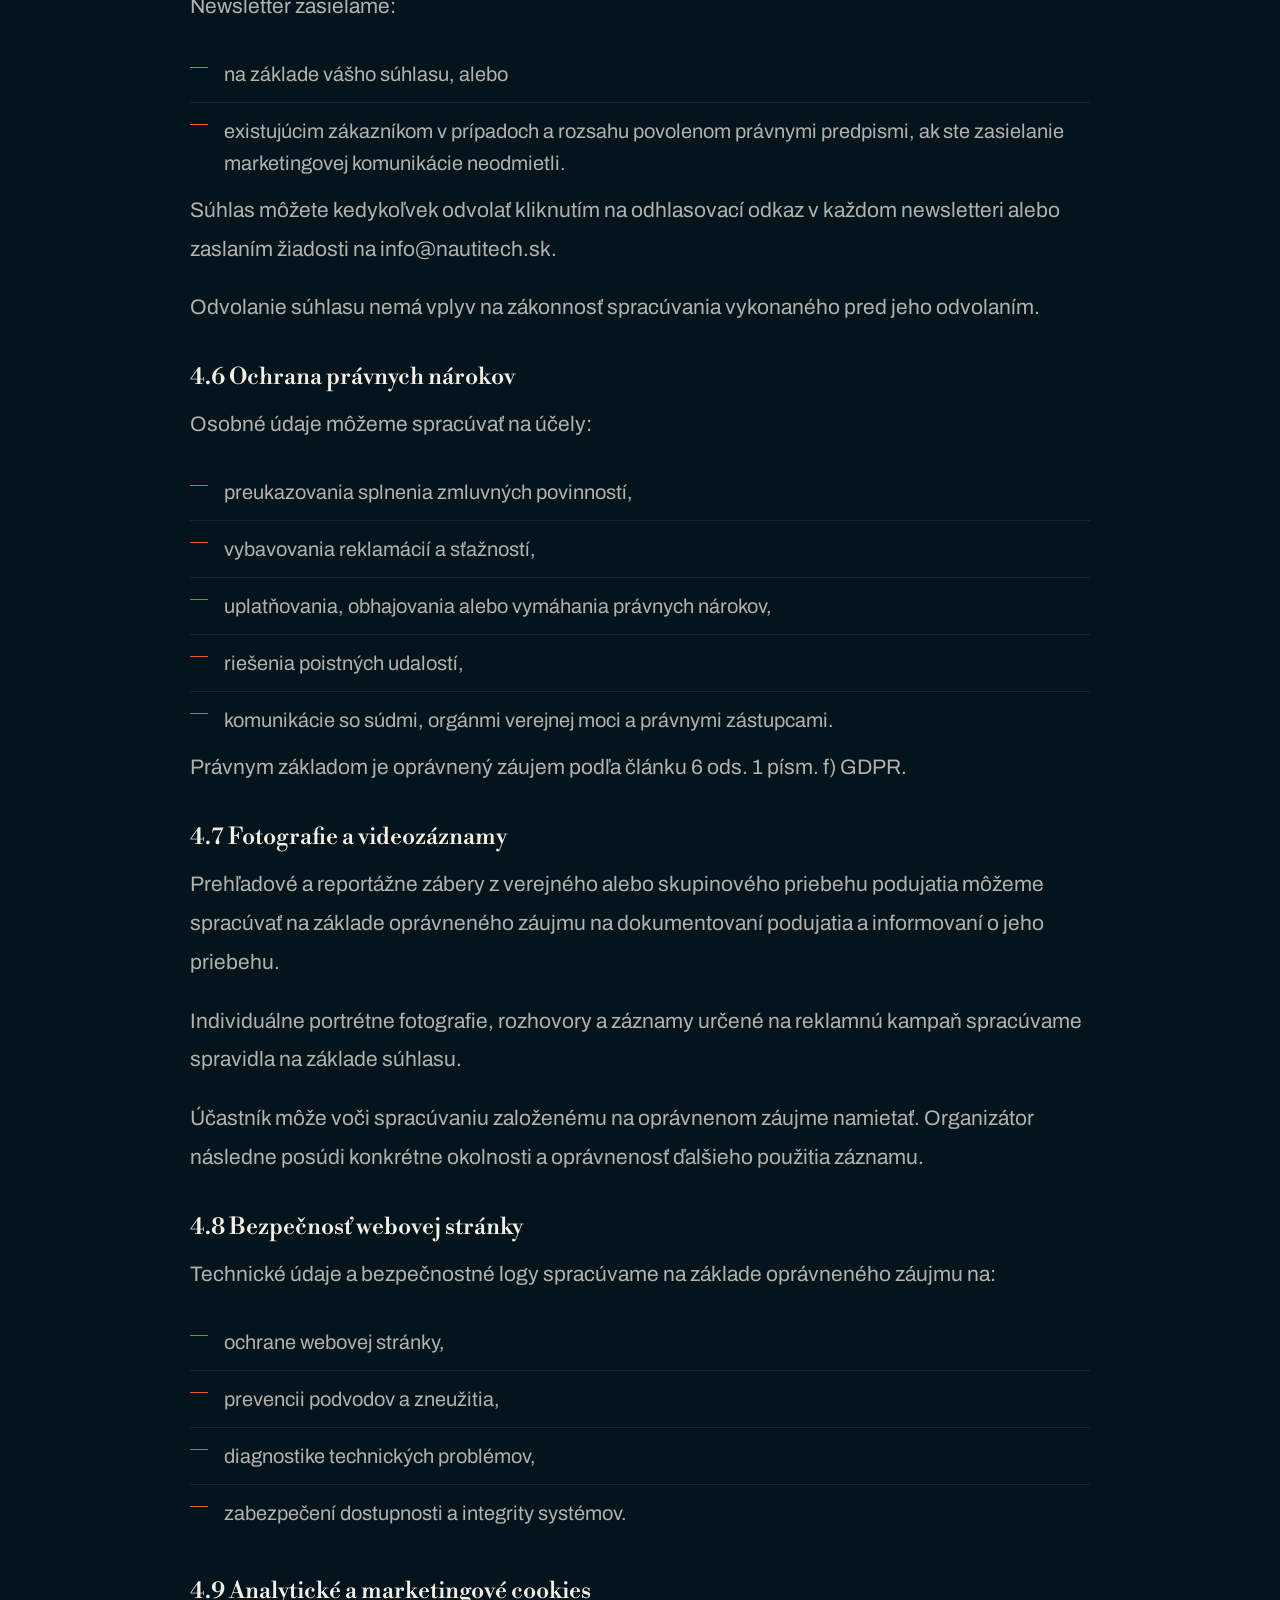
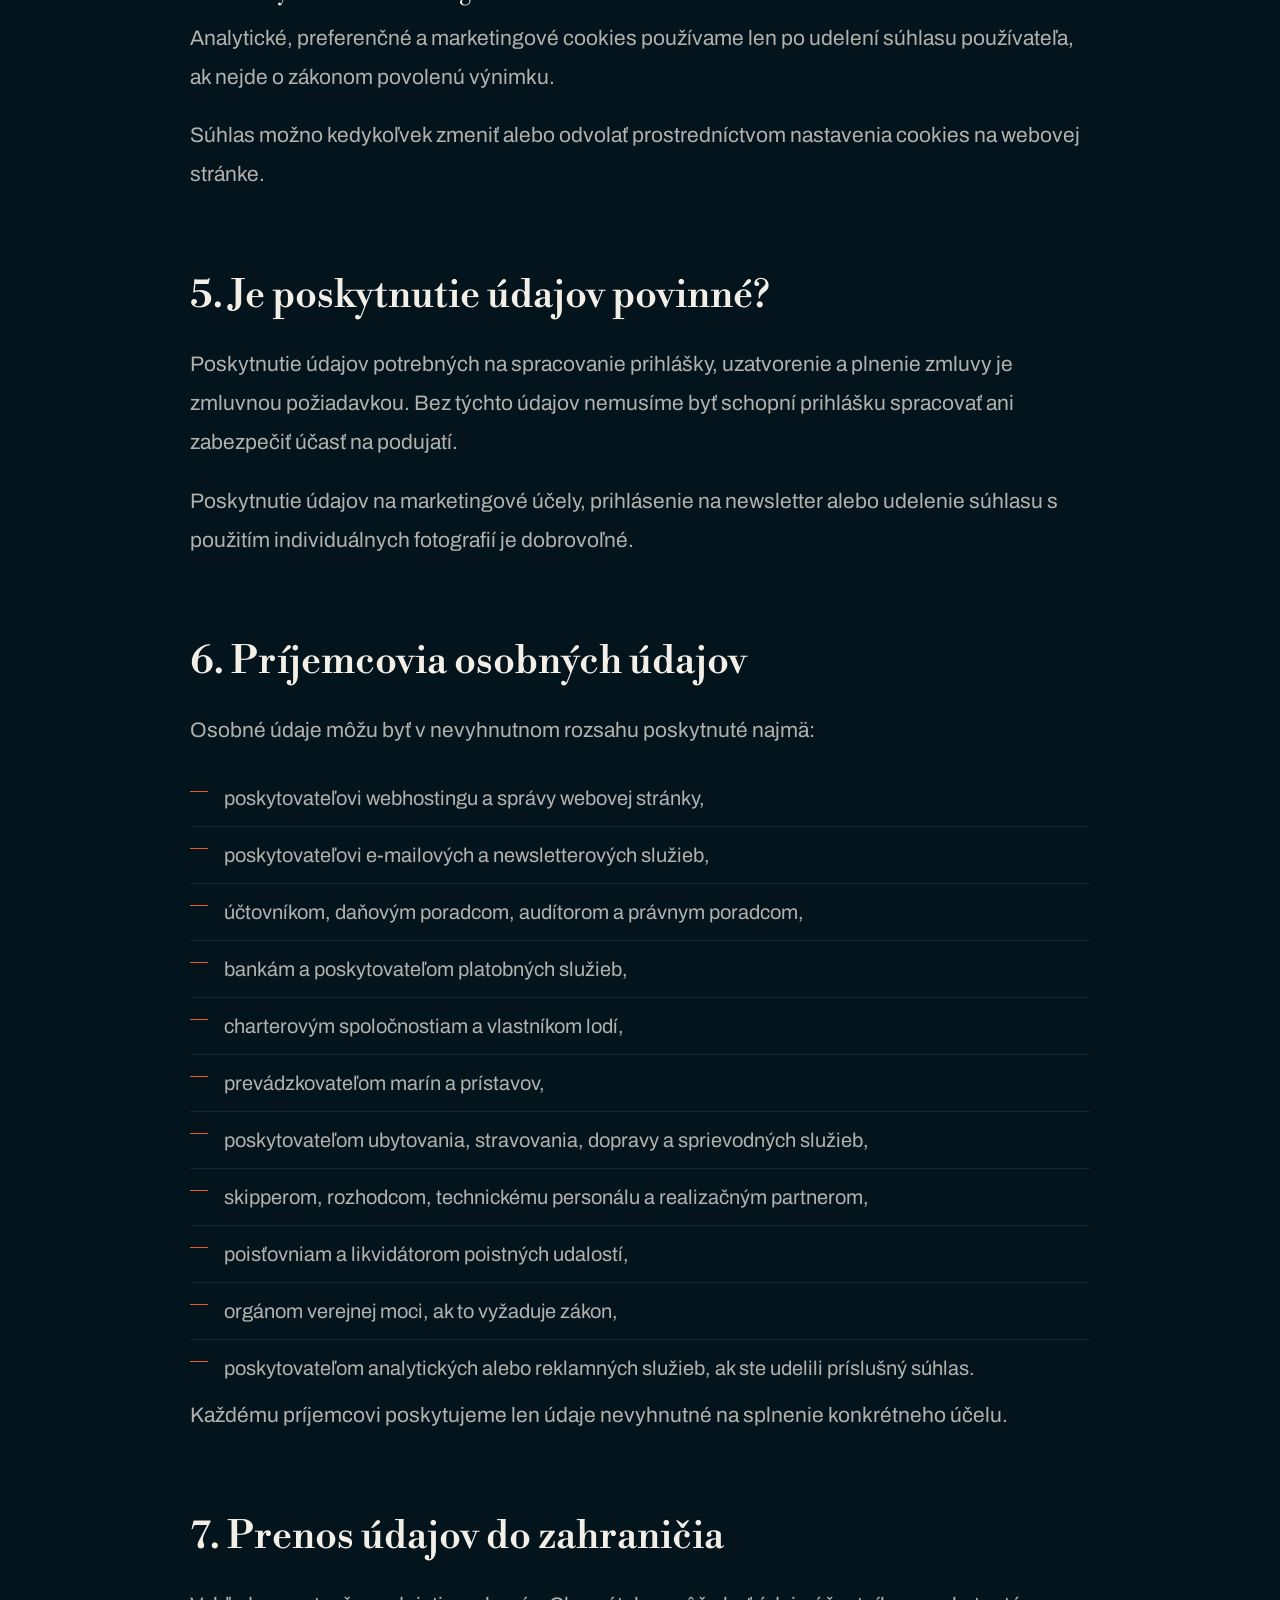
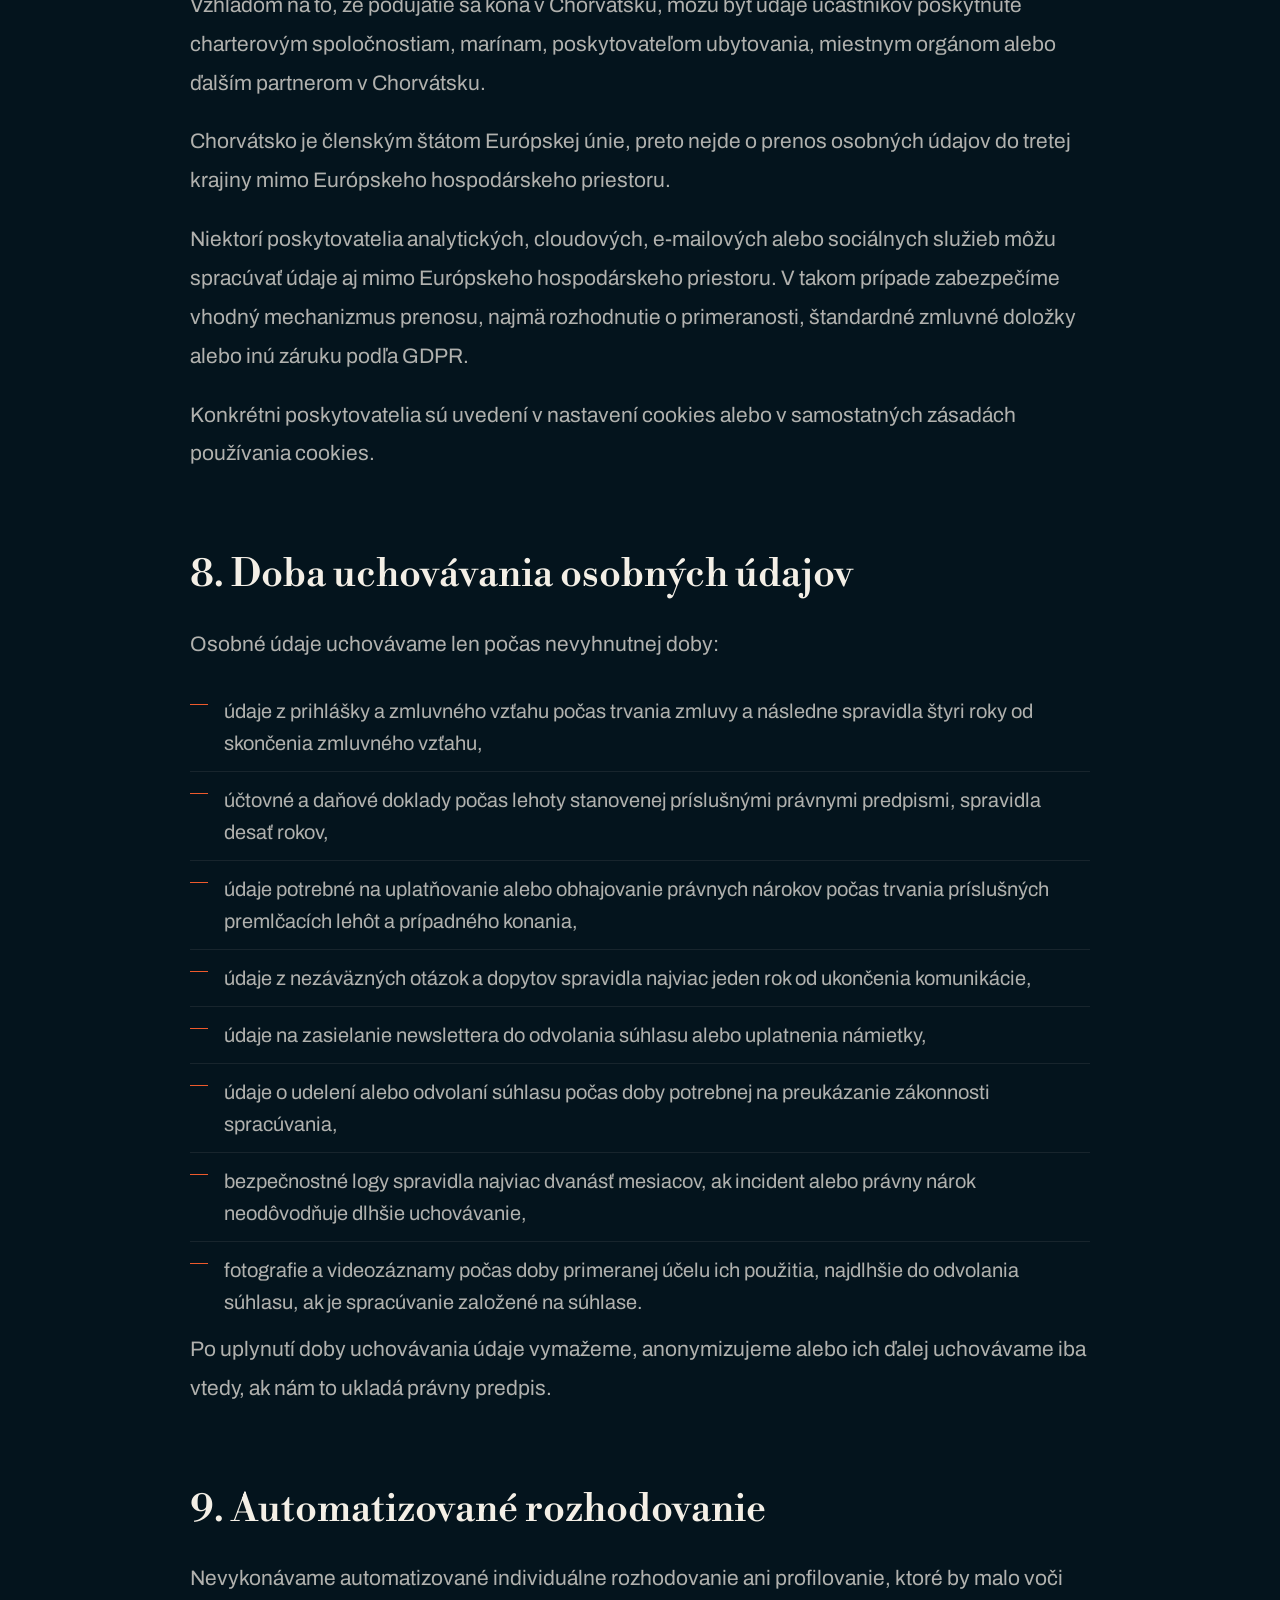
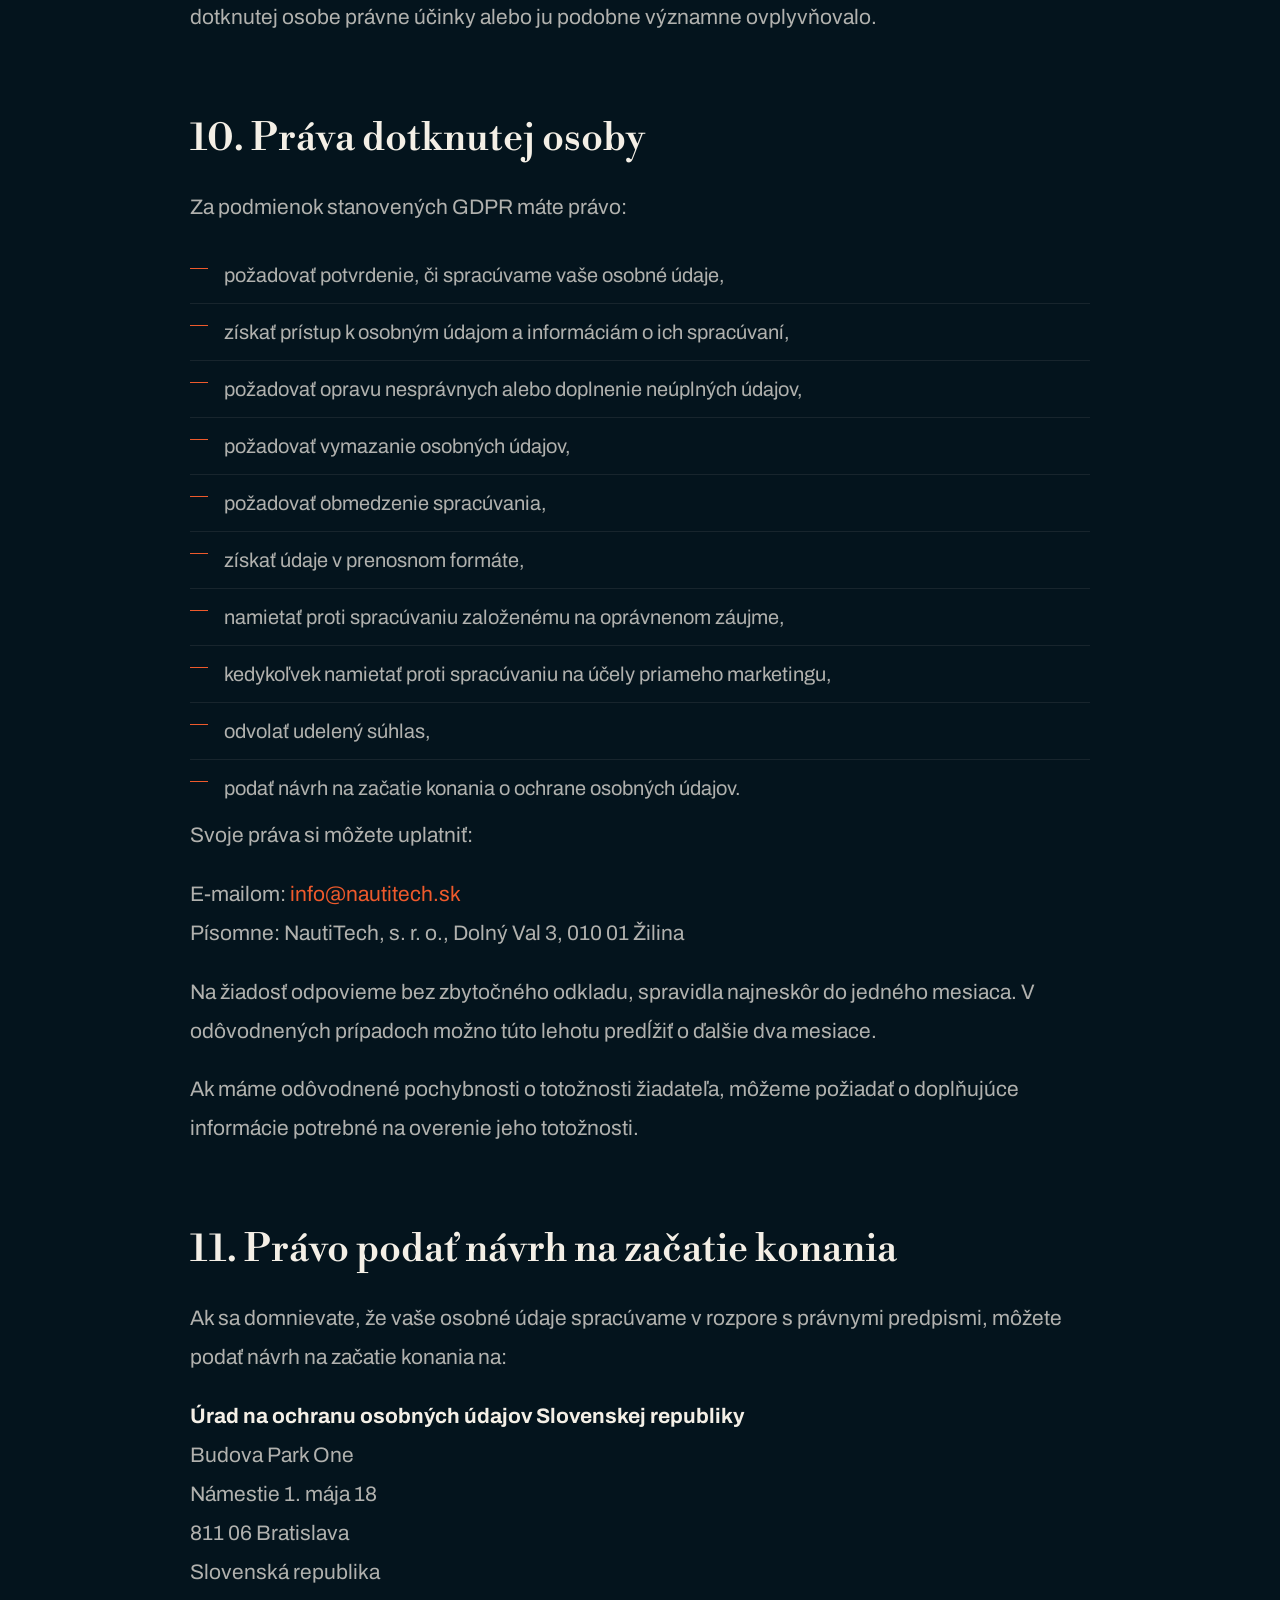
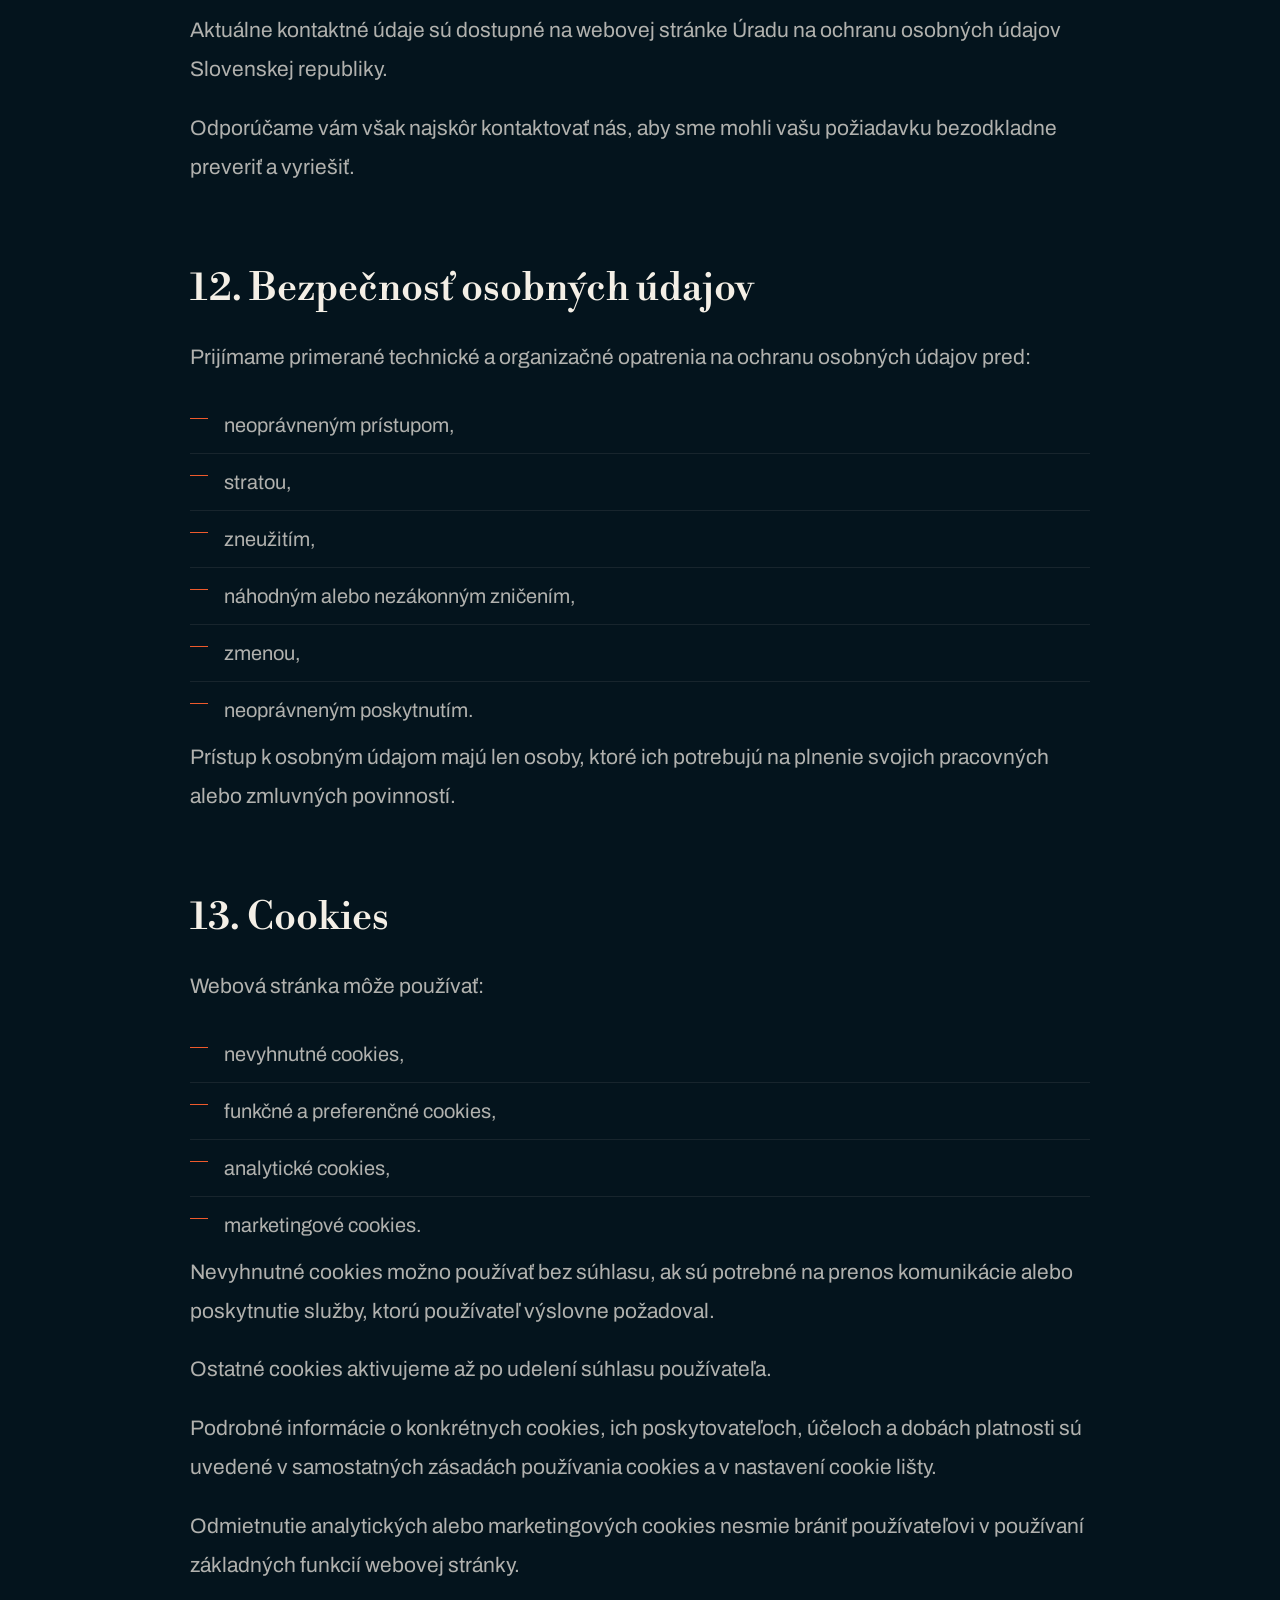
<file: gdpr.html>
<!DOCTYPE html>
<html lang="sk">
<head>
  <meta charset="utf-8">
  <meta name="viewport" content="width=device-width, initial-scale=1">
  <title>Zásady ochrany osobných údajov — Gentleman Sailing</title>
  <meta name="description" content="Zásady ochrany osobných údajov podujatia Gentleman Sailing. Prevádzkovateľ NautiTech, s. r. o.">
  <link rel="canonical" href="https://www.gentlemansailing.sk/gdpr.html">
  <meta name="theme-color" content="#04141d">
  <meta property="og:type" content="website">
  <meta property="og:site_name" content="Gentleman Sailing">
  <meta property="og:locale" content="sk_SK">
  <meta property="og:url" content="https://www.gentlemansailing.sk/gdpr.html">
  <meta property="og:title" content="Zásady ochrany osobných údajov — Gentleman Sailing">
  <meta property="og:description" content="Zásady ochrany osobných údajov podujatia Gentleman Sailing. Prevádzkovateľ NautiTech, s. r. o.">
  <meta property="og:image" content="https://www.gentlemansailing.sk/foto/ev-intro.jpg">
  <meta name="twitter:card" content="summary_large_image">
  <link rel="icon" href="assets/logo-gs-navy.png">
  <link rel="apple-touch-icon" href="assets/logo-gs-navy.png">

  <link rel="preconnect" href="https://fonts.googleapis.com">
  <link rel="preconnect" href="https://fonts.gstatic.com" crossorigin>
  <link href="https://fonts.googleapis.com/css2?family=Libre+Bodoni:ital,wght@0,400..700;1,400..700&family=Cardo:wght@400;700&family=Archivo:wght@300;400;500;600&family=Space+Mono&display=swap" rel="stylesheet">

  <link rel="stylesheet" href="styles.css?v=202609221257">
</head>
<body>

  <!-- ==================== NAV ==================== -->
  <nav class="nav" id="nav">
    <a href="index.html#top" class="nav__brand" aria-label="Gentleman Sailing — domov">
      <img src="assets/logo-gs-light.png" alt="Gentleman Sailing" class="nav__logo">
    </a>
    <div class="nav__links" id="navLinks">
      <a href="index.html#top" class="navlink" data-i18n="nav_home">Domov</a>
      <a href="info.html" class="navlink" data-i18n="ev_info">Ako sa pripraviť na regatu</a>
      <a href="zazijete.html" class="navlink" data-i18n="ev_experience">Čo zažijete na regate</a>
      <a href="eventy.html" class="navlink" data-i18n="ev_events">Eventy &amp; teambuildingy</a>
      <a href="partneri.html" class="navlink" data-i18n="ev_partners">Partneri</a>
      <a href="prihlaska.html" class="cta nav__cta" data-i18n="ev_signup">Prihláška</a>
      <button type="button" class="lang-toggle" id="langToggle" aria-label="Prepnúť jazyk / Toggle language">SK / en</button>
    </div>
    <button type="button" class="nav__burger" id="burger" aria-label="Menu" aria-expanded="false">
      <span></span><span></span><span></span>
    </button>
  </nav>

  <!-- ==================== HEADER ==================== -->
  <header class="page-hero">
    <div class="eyebrow" data-i18n="g_eyebrow">GDPR</div>
    <h1 class="h2" data-i18n="g_title">Zásady ochrany osobných údajov</h1>
    <p class="page-hero__lead">Ochrana osobných údajov účastníkov podujatia Gentleman Sailing, návštevníkov webovej stránky, záujemcov o účasť na podujatí a odberateľov newslettera je pre nás dôležitá.</p>
  </header>

  <!-- ==================== OBSAH ==================== -->
  <section class="section">
    <div class="article">

      <div class="block">
        <h3 class="h3-serif">1. Základné informácie</h3>
        <p>Tieto zásady vysvetľujú, aké osobné údaje spracúvame, na aké účely ich používame, na akom právnom základe ich spracúvame, komu ich môžeme poskytnúť, ako dlho ich uchovávame a aké práva majú dotknuté osoby.</p>
        <p>Pri spracúvaní osobných údajov postupujeme najmä podľa:</p>
        <ul class="ticklist">
          <li>Nariadenia Európskeho parlamentu a Rady (EÚ) 2016/679, všeobecného nariadenia o ochrane údajov („GDPR“),</li>
          <li>zákona č. 18/2018 Z. z. o ochrane osobných údajov,</li>
          <li>zákona č. 452/2021 Z. z. o elektronických komunikáciách,</li>
          <li>ostatných všeobecne záväzných právnych predpisov Slovenskej republiky a Európskej únie.</li>
        </ul>
      </div>

      <div class="block">
        <h3 class="h3-serif">2. Prevádzkovateľ osobných údajov</h3>
        <p>Prevádzkovateľom osobných údajov je:</p>
        <p><strong>NautiTech, s. r. o.</strong><br>
        Sídlo: Dolný Val 3, 010 01 Žilina<br>
        IČO: 54 782 988 · DIČ: 2121781607 · IČ DPH: SK2121781607<br>
        Spoločnosť zapísaná v Obchodnom registri Okresného súdu Žilina, oddiel Sro, vložka č. 80184/L</p>
        <p>E-mail: <a href="mailto:info@nautitech.sk" style="color:var(--accent); text-decoration:none;">info@nautitech.sk</a><br>
        Telefón: +421 907 886 887, +421 907 825 078</p>
        <p>Ďalej len „prevádzkovateľ“ alebo „organizátor“.</p>
        <p>Vo veciach ochrany osobných údajov nás môžete kontaktovať e-mailom na adrese info@nautitech.sk alebo písomne na adrese nášho sídla.</p>
        <p>Prevádzkovateľ nemá ustanovenú zodpovednú osobu podľa článku 37 GDPR.</p>
      </div>

      <div class="block">
        <h3 class="h3-serif">3. Aké osobné údaje spracúvame</h3>
        <p>V závislosti od toho, akým spôsobom s nami komunikujete alebo využívate naše služby, môžeme spracúvať najmä tieto osobné údaje:</p>

        <h4>3.1 Údaje uvedené v prihláške</h4>
        <ul class="ticklist">
          <li>meno a priezvisko,</li>
          <li>názov spoločnosti,</li>
          <li>adresa alebo sídlo,</li>
          <li>IČO, DIČ a IČ DPH,</li>
          <li>bankové spojenie alebo IBAN, ak je potrebný na identifikáciu alebo vrátenie platby,</li>
          <li>meno a priezvisko kontaktnej osoby,</li>
          <li>telefónne číslo,</li>
          <li>e-mailová adresa,</li>
          <li>údaje o požiadavke na skippera,</li>
          <li>údaje o požadovanej doplnkovej výbave,</li>
          <li>informácie o skúsenostiach posádky s plavbou,</li>
          <li>zvolený typ účasti a rozsah objednaných služieb,</li>
          <li>ďalšie informácie, ktoré nám dobrovoľne oznámite.</li>
        </ul>

        <h4>3.2 Údaje o členoch posádky</h4>
        <p>Na účely organizácie podujatia môžeme spracúvať:</p>
        <ul class="ticklist">
          <li>meno a priezvisko člena posádky,</li>
          <li>dátum narodenia, ak je nevyhnutný pre charterovú spoločnosť, marínu, poisťovňu alebo príslušné orgány,</li>
          <li>štátnu príslušnosť,</li>
          <li>číslo a platnosť cestovného dokladu, ak je jeho poskytnutie nevyhnutné podľa požiadaviek miestnych orgánov, charterovej spoločnosti alebo poskytovateľa ubytovania,</li>
          <li>kontaktné údaje,</li>
          <li>údaje o kapitánskom oprávnení alebo oprávnení rádiotelefonistu,</li>
          <li>údaje potrebné na zostavenie crew listu,</li>
          <li>informácie o osobitných stravovacích alebo organizačných požiadavkách.</li>
        </ul>
        <p>Údaje o zdravotnom stave alebo alergiách spracúvame len vtedy, ak nám ich dotknutá osoba dobrovoľne poskytne a ak sú nevyhnutné na ochranu jej zdravia, života alebo bezpečnosti. Ak je to potrebné, vyžiadame si osobitný súhlas.</p>
        <p>Osoba prihlasujúca posádku je povinná informovať jej členov o tom, že poskytla ich osobné údaje organizátorovi, a oboznámiť ich s týmito zásadami.</p>

        <h4>3.3 Platobné a účtovné údaje</h4>
        <ul class="ticklist">
          <li>informácia o vykonanej platbe,</li>
          <li>variabilný symbol a poznámka platby,</li>
          <li>číslo bankového účtu,</li>
          <li>fakturačné údaje,</li>
          <li>údaje na faktúrach, dobropisoch a ostatných účtovných dokladoch.</li>
        </ul>

        <h4>3.4 Údaje z komunikácie</h4>
        <p>Ak nás kontaktujete prostredníctvom formulára, e-mailom, telefonicky alebo cez sociálne siete, spracúvame:</p>
        <ul class="ticklist">
          <li>vaše identifikačné a kontaktné údaje,</li>
          <li>obsah správy,</li>
          <li>údaje súvisiace s vybavením vašej požiadavky,</li>
          <li>históriu vzájomnej komunikácie.</li>
        </ul>

        <h4>3.5 Údaje na zasielanie newslettera</h4>
        <ul class="ticklist">
          <li>e-mailová adresa,</li>
          <li>meno, ak ste ho uviedli,</li>
          <li>údaj o udelení a odvolaní súhlasu,</li>
          <li>technické údaje súvisiace s doručovaním a vyhodnocovaním newslettera, ak ste s takýmto vyhodnocovaním súhlasili.</li>
        </ul>

        <h4>3.6 Fotografie a audiovizuálne záznamy</h4>
        <p>Počas podujatia môžeme vyhotovovať:</p>
        <ul class="ticklist">
          <li>fotografie,</li>
          <li>videozáznamy,</li>
          <li>zvukové záznamy,</li>
          <li>záznamy z vyhodnotenia, štartu, plavby a spoločenského programu.</li>
        </ul>
        <p>O vyhotovovaní záznamov účastníkov vopred informujeme. Detailné portrétne alebo individuálne propagačné zábery použijeme na marketingové účely spravidla na základe súhlasu dotknutej osoby.</p>

        <h4>3.7 Technické údaje o návšteve webu</h4>
        <p>Pri návšteve webovej stránky môžeme spracúvať:</p>
        <ul class="ticklist">
          <li>IP adresu,</li>
          <li>typ zariadenia, prehliadača a operačného systému,</li>
          <li>dátum a čas návštevy,</li>
          <li>navštívené stránky,</li>
          <li>zdroj návštevy,</li>
          <li>identifikátory cookies a podobných technológií,</li>
          <li>údaje o interakcii s webovou stránkou.</li>
        </ul>
        <p>Nevyhnutné technické údaje spracúvame na zabezpečenie fungovania a bezpečnosti stránky. Analytické a marketingové údaje spracúvame len na základe platného súhlasu, ak ho právne predpisy vyžadujú.</p>
      </div>

      <div class="block">
        <h3 class="h3-serif">4. Účely a právne základy spracúvania</h3>

        <h4>4.1 Spracovanie prihlášky a uzatvorenie zmluvy</h4>
        <p>Osobné údaje spracúvame na účely:</p>
        <ul class="ticklist">
          <li>prijatia a vyhodnotenia prihlášky,</li>
          <li>prípravy cenovej ponuky,</li>
          <li>uzatvorenia zmluvy,</li>
          <li>evidencie účastníkov,</li>
          <li>rezervácie lode a súvisiacich služieb,</li>
          <li>komunikácie pred podujatím,</li>
          <li>zabezpečenia účasti na podujatí.</li>
        </ul>
        <p>Právnym základom je vykonanie opatrení pred uzatvorením zmluvy a plnenie zmluvy podľa článku 6 ods. 1 písm. b) GDPR.</p>
        <p>Ak prihlášku podáva právnická osoba, kontaktné údaje jej zamestnancov alebo zástupcov spracúvame na základe oprávneného záujmu podľa článku 6 ods. 1 písm. f) GDPR. Oprávneným záujmom je zabezpečenie obchodnej komunikácie a plnenia zmluvného vzťahu.</p>

        <h4>4.2 Organizácia a bezpečný priebeh podujatia</h4>
        <p>Údaje účastníkov spracúvame na účely:</p>
        <ul class="ticklist">
          <li>rozdelenia posádok,</li>
          <li>vyhotovenia zoznamov posádok,</li>
          <li>zabezpečenia charterových a prístavných formalít,</li>
          <li>overenia oprávnení skippera a rádiooperátora,</li>
          <li>zabezpečenia ubytovania, stravovania a sprievodného programu,</li>
          <li>riešenia organizačných a bezpečnostných udalostí.</li>
        </ul>
        <p>Právnym základom je plnenie zmluvy, plnenie zákonných povinností a oprávnený záujem organizátora na bezpečnom a riadnom priebehu podujatia.</p>

        <h4>4.3 Účtovníctvo a plnenie zákonných povinností</h4>
        <p>Účtovné, fakturačné a platobné údaje spracúvame na účely plnenia daňových, účtovných a ďalších zákonných povinností.</p>
        <p>Právnym základom je článok 6 ods. 1 písm. c) GDPR.</p>

        <h4>4.4 Vybavovanie otázok a požiadaviek</h4>
        <p>Údaje získané prostredníctvom kontaktného formulára, e-mailu, telefónu alebo sociálnej siete používame na vybavenie vašej otázky alebo požiadavky.</p>
        <p>Právnym základom je vykonanie opatrení pred uzatvorením zmluvy, plnenie zmluvy alebo oprávnený záujem na riadnej komunikácii so záujemcami, zákazníkmi a obchodnými partnermi.</p>

        <h4>4.5 Newsletter a priama marketingová komunikácia</h4>
        <p>Newsletter zasielame:</p>
        <ul class="ticklist">
          <li>na základe vášho súhlasu, alebo</li>
          <li>existujúcim zákazníkom v prípadoch a rozsahu povolenom právnymi predpismi, ak ste zasielanie marketingovej komunikácie neodmietli.</li>
        </ul>
        <p>Súhlas môžete kedykoľvek odvolať kliknutím na odhlasovací odkaz v každom newsletteri alebo zaslaním žiadosti na info@nautitech.sk.</p>
        <p>Odvolanie súhlasu nemá vplyv na zákonnosť spracúvania vykonaného pred jeho odvolaním.</p>

        <h4>4.6 Ochrana právnych nárokov</h4>
        <p>Osobné údaje môžeme spracúvať na účely:</p>
        <ul class="ticklist">
          <li>preukazovania splnenia zmluvných povinností,</li>
          <li>vybavovania reklamácií a sťažností,</li>
          <li>uplatňovania, obhajovania alebo vymáhania právnych nárokov,</li>
          <li>riešenia poistných udalostí,</li>
          <li>komunikácie so súdmi, orgánmi verejnej moci a právnymi zástupcami.</li>
        </ul>
        <p>Právnym základom je oprávnený záujem podľa článku 6 ods. 1 písm. f) GDPR.</p>

        <h4>4.7 Fotografie a videozáznamy</h4>
        <p>Prehľadové a reportážne zábery z verejného alebo skupinového priebehu podujatia môžeme spracúvať na základe oprávneného záujmu na dokumentovaní podujatia a informovaní o jeho priebehu.</p>
        <p>Individuálne portrétne fotografie, rozhovory a záznamy určené na reklamnú kampaň spracúvame spravidla na základe súhlasu.</p>
        <p>Účastník môže voči spracúvaniu založenému na oprávnenom záujme namietať. Organizátor následne posúdi konkrétne okolnosti a oprávnenosť ďalšieho použitia záznamu.</p>

        <h4>4.8 Bezpečnosť webovej stránky</h4>
        <p>Technické údaje a bezpečnostné logy spracúvame na základe oprávneného záujmu na:</p>
        <ul class="ticklist">
          <li>ochrane webovej stránky,</li>
          <li>prevencii podvodov a zneužitia,</li>
          <li>diagnostike technických problémov,</li>
          <li>zabezpečení dostupnosti a integrity systémov.</li>
        </ul>

        <h4>4.9 Analytické a marketingové cookies</h4>
        <p>Analytické, preferenčné a marketingové cookies používame len po udelení súhlasu používateľa, ak nejde o zákonom povolenú výnimku.</p>
        <p>Súhlas možno kedykoľvek zmeniť alebo odvolať prostredníctvom nastavenia cookies na webovej stránke.</p>
      </div>

      <div class="block">
        <h3 class="h3-serif">5. Je poskytnutie údajov povinné?</h3>
        <p>Poskytnutie údajov potrebných na spracovanie prihlášky, uzatvorenie a plnenie zmluvy je zmluvnou požiadavkou. Bez týchto údajov nemusíme byť schopní prihlášku spracovať ani zabezpečiť účasť na podujatí.</p>
        <p>Poskytnutie údajov na marketingové účely, prihlásenie na newsletter alebo udelenie súhlasu s použitím individuálnych fotografií je dobrovoľné.</p>
      </div>

      <div class="block">
        <h3 class="h3-serif">6. Príjemcovia osobných údajov</h3>
        <p>Osobné údaje môžu byť v nevyhnutnom rozsahu poskytnuté najmä:</p>
        <ul class="ticklist">
          <li>poskytovateľovi webhostingu a správy webovej stránky,</li>
          <li>poskytovateľovi e-mailových a newsletterových služieb,</li>
          <li>účtovníkom, daňovým poradcom, audítorom a právnym poradcom,</li>
          <li>bankám a poskytovateľom platobných služieb,</li>
          <li>charterovým spoločnostiam a vlastníkom lodí,</li>
          <li>prevádzkovateľom marín a prístavov,</li>
          <li>poskytovateľom ubytovania, stravovania, dopravy a sprievodných služieb,</li>
          <li>skipperom, rozhodcom, technickému personálu a realizačným partnerom,</li>
          <li>poisťovniam a likvidátorom poistných udalostí,</li>
          <li>orgánom verejnej moci, ak to vyžaduje zákon,</li>
          <li>poskytovateľom analytických alebo reklamných služieb, ak ste udelili príslušný súhlas.</li>
        </ul>
        <p>Každému príjemcovi poskytujeme len údaje nevyhnutné na splnenie konkrétneho účelu.</p>
      </div>

      <div class="block">
        <h3 class="h3-serif">7. Prenos údajov do zahraničia</h3>
        <p>Vzhľadom na to, že podujatie sa koná v Chorvátsku, môžu byť údaje účastníkov poskytnuté charterovým spoločnostiam, marínam, poskytovateľom ubytovania, miestnym orgánom alebo ďalším partnerom v Chorvátsku.</p>
        <p>Chorvátsko je členským štátom Európskej únie, preto nejde o prenos osobných údajov do tretej krajiny mimo Európskeho hospodárskeho priestoru.</p>
        <p>Niektorí poskytovatelia analytických, cloudových, e-mailových alebo sociálnych služieb môžu spracúvať údaje aj mimo Európskeho hospodárskeho priestoru. V takom prípade zabezpečíme vhodný mechanizmus prenosu, najmä rozhodnutie o primeranosti, štandardné zmluvné doložky alebo inú záruku podľa GDPR.</p>
        <p>Konkrétni poskytovatelia sú uvedení v nastavení cookies alebo v samostatných zásadách používania cookies.</p>
      </div>

      <div class="block">
        <h3 class="h3-serif">8. Doba uchovávania osobných údajov</h3>
        <p>Osobné údaje uchovávame len počas nevyhnutnej doby:</p>
        <ul class="ticklist">
          <li>údaje z prihlášky a zmluvného vzťahu počas trvania zmluvy a následne spravidla štyri roky od skončenia zmluvného vzťahu,</li>
          <li>účtovné a daňové doklady počas lehoty stanovenej príslušnými právnymi predpismi, spravidla desať rokov,</li>
          <li>údaje potrebné na uplatňovanie alebo obhajovanie právnych nárokov počas trvania príslušných premlčacích lehôt a prípadného konania,</li>
          <li>údaje z nezáväzných otázok a dopytov spravidla najviac jeden rok od ukončenia komunikácie,</li>
          <li>údaje na zasielanie newslettera do odvolania súhlasu alebo uplatnenia námietky,</li>
          <li>údaje o udelení alebo odvolaní súhlasu počas doby potrebnej na preukázanie zákonnosti spracúvania,</li>
          <li>bezpečnostné logy spravidla najviac dvanásť mesiacov, ak incident alebo právny nárok neodôvodňuje dlhšie uchovávanie,</li>
          <li>fotografie a videozáznamy počas doby primeranej účelu ich použitia, najdlhšie do odvolania súhlasu, ak je spracúvanie založené na súhlase.</li>
        </ul>
        <p>Po uplynutí doby uchovávania údaje vymažeme, anonymizujeme alebo ich ďalej uchovávame iba vtedy, ak nám to ukladá právny predpis.</p>
      </div>

      <div class="block">
        <h3 class="h3-serif">9. Automatizované rozhodovanie</h3>
        <p>Nevykonávame automatizované individuálne rozhodovanie ani profilovanie, ktoré by malo voči dotknutej osobe právne účinky alebo ju podobne významne ovplyvňovalo.</p>
      </div>

      <div class="block">
        <h3 class="h3-serif">10. Práva dotknutej osoby</h3>
        <p>Za podmienok stanovených GDPR máte právo:</p>
        <ul class="ticklist">
          <li>požadovať potvrdenie, či spracúvame vaše osobné údaje,</li>
          <li>získať prístup k osobným údajom a informáciám o ich spracúvaní,</li>
          <li>požadovať opravu nesprávnych alebo doplnenie neúplných údajov,</li>
          <li>požadovať vymazanie osobných údajov,</li>
          <li>požadovať obmedzenie spracúvania,</li>
          <li>získať údaje v prenosnom formáte,</li>
          <li>namietať proti spracúvaniu založenému na oprávnenom záujme,</li>
          <li>kedykoľvek namietať proti spracúvaniu na účely priameho marketingu,</li>
          <li>odvolať udelený súhlas,</li>
          <li>podať návrh na začatie konania o ochrane osobných údajov.</li>
        </ul>
        <p>Svoje práva si môžete uplatniť:</p>
        <p>E-mailom: <a href="mailto:info@nautitech.sk" style="color:var(--accent); text-decoration:none;">info@nautitech.sk</a><br>
        Písomne: NautiTech, s. r. o., Dolný Val 3, 010 01 Žilina</p>
        <p>Na žiadosť odpovieme bez zbytočného odkladu, spravidla najneskôr do jedného mesiaca. V odôvodnených prípadoch možno túto lehotu predĺžiť o ďalšie dva mesiace.</p>
        <p>Ak máme odôvodnené pochybnosti o totožnosti žiadateľa, môžeme požiadať o doplňujúce informácie potrebné na overenie jeho totožnosti.</p>
      </div>

      <div class="block">
        <h3 class="h3-serif">11. Právo podať návrh na začatie konania</h3>
        <p>Ak sa domnievate, že vaše osobné údaje spracúvame v rozpore s právnymi predpismi, môžete podať návrh na začatie konania na:</p>
        <p><strong>Úrad na ochranu osobných údajov Slovenskej republiky</strong><br>
        Budova Park One<br>
        Námestie 1. mája 18<br>
        811 06 Bratislava<br>
        Slovenská republika</p>
        <p>Aktuálne kontaktné údaje sú dostupné na webovej stránke Úradu na ochranu osobných údajov Slovenskej republiky.</p>
        <p>Odporúčame vám však najskôr kontaktovať nás, aby sme mohli vašu požiadavku bezodkladne preveriť a vyriešiť.</p>
      </div>

      <div class="block">
        <h3 class="h3-serif">12. Bezpečnosť osobných údajov</h3>
        <p>Prijímame primerané technické a organizačné opatrenia na ochranu osobných údajov pred:</p>
        <ul class="ticklist">
          <li>neoprávneným prístupom,</li>
          <li>stratou,</li>
          <li>zneužitím,</li>
          <li>náhodným alebo nezákonným zničením,</li>
          <li>zmenou,</li>
          <li>neoprávneným poskytnutím.</li>
        </ul>
        <p>Prístup k osobným údajom majú len osoby, ktoré ich potrebujú na plnenie svojich pracovných alebo zmluvných povinností.</p>
      </div>

      <div class="block">
        <h3 class="h3-serif">13. Cookies</h3>
        <p>Webová stránka môže používať:</p>
        <ul class="ticklist">
          <li>nevyhnutné cookies,</li>
          <li>funkčné a preferenčné cookies,</li>
          <li>analytické cookies,</li>
          <li>marketingové cookies.</li>
        </ul>
        <p>Nevyhnutné cookies možno používať bez súhlasu, ak sú potrebné na prenos komunikácie alebo poskytnutie služby, ktorú používateľ výslovne požadoval.</p>
        <p>Ostatné cookies aktivujeme až po udelení súhlasu používateľa.</p>
        <p>Podrobné informácie o konkrétnych cookies, ich poskytovateľoch, účeloch a dobách platnosti sú uvedené v samostatných zásadách používania cookies a v nastavení cookie lišty.</p>
        <p>Odmietnutie analytických alebo marketingových cookies nesmie brániť používateľovi v používaní základných funkcií webovej stránky.</p>
      </div>

      <div class="block">
        <h3 class="h3-serif">14. Zmeny týchto zásad</h3>
        <p>Tieto zásady môžeme primerane aktualizovať, najmä ak sa zmenia právne predpisy, rozsah poskytovaných služieb alebo používané technológie.</p>
        <p>Aktuálna verzia bude vždy zverejnená na webovej stránke www.gentlemansailing.sk.</p>
        <p><strong>Dátum účinnosti: 13. júla 2026</strong></p>
      </div>

    </div>
  </section>

  <!-- ==================== FOOTER ==================== -->
  <footer class="footer">
    <div class="container footer__grid">
      <div>
        <img src="assets/logo-gs-light.png" alt="Gentleman Sailing" class="footer__logo">
        <p class="footer__tag" data-i18n="foot_tagline">Regata s noblesou a 20-ročnou tradíciou. Organizuje NautiTech, s.r.o.</p>
      </div>
      <div>
        <div class="footer__label" data-i18n="foot_email_label">E-mail</div>
        <a href="mailto:info@nautitech.sk">info@nautitech.sk</a>
      </div>
      <div>
        <div class="footer__label" data-i18n="foot_phone_label">Telefón</div>
        <div class="footer__phone">0907 886 887<br>0907 825 078</div>
      </div>
      <div>
        <div class="footer__label" data-i18n="foot_social_label">Sledujte nás</div>
        <div class="footer__social">
          <a href="https://www.instagram.com/gentlemansailing.sk" class="navlink" target="_blank" rel="noopener">Instagram</a>
          <a href="https://www.facebook.com/profile.php?id=61571883745033" class="navlink" target="_blank" rel="noopener">Facebook</a>
          <a href="https://www.youtube.com/@GentlemanSailing" class="navlink" target="_blank" rel="noopener">YouTube</a>
        </div>
      </div>
    </div>
    <div class="footer__bottom">
      <span>© 2027 Gentleman Sailing · NautiTech, s.r.o.</span>
      <span><a href="gdpr.html" class="navlink" data-i18n="foot_gdpr">Ochrana osobných údajov</a> · <a href="vop.html" class="navlink" data-i18n="foot_vop">Všeobecné obchodné podmienky</a></span>
      <span><a href="index.html" class="back-link" data-i18n="back">← Späť na hlavnú stránku</a></span>
    </div>
  </footer>

  <script src="gdpr.js?v=202609221257"></script>
</body>
</html>
</file>
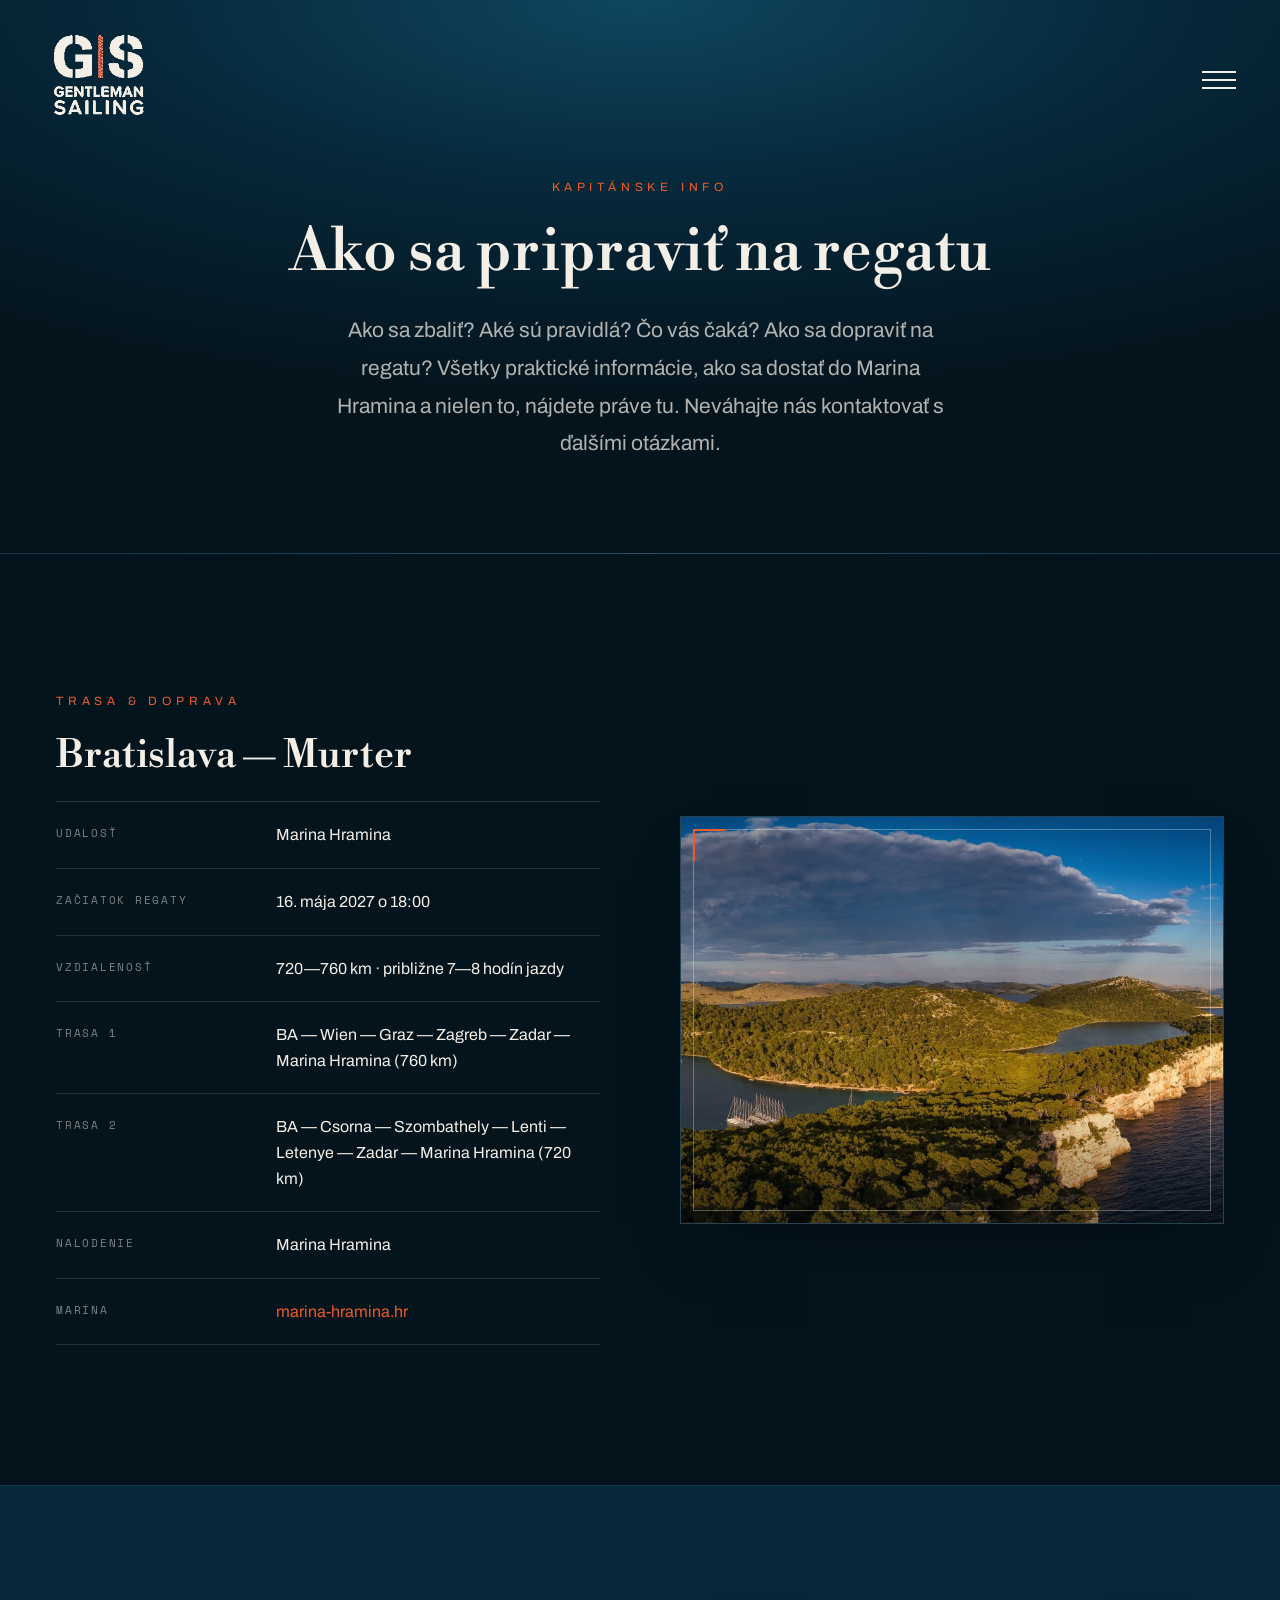
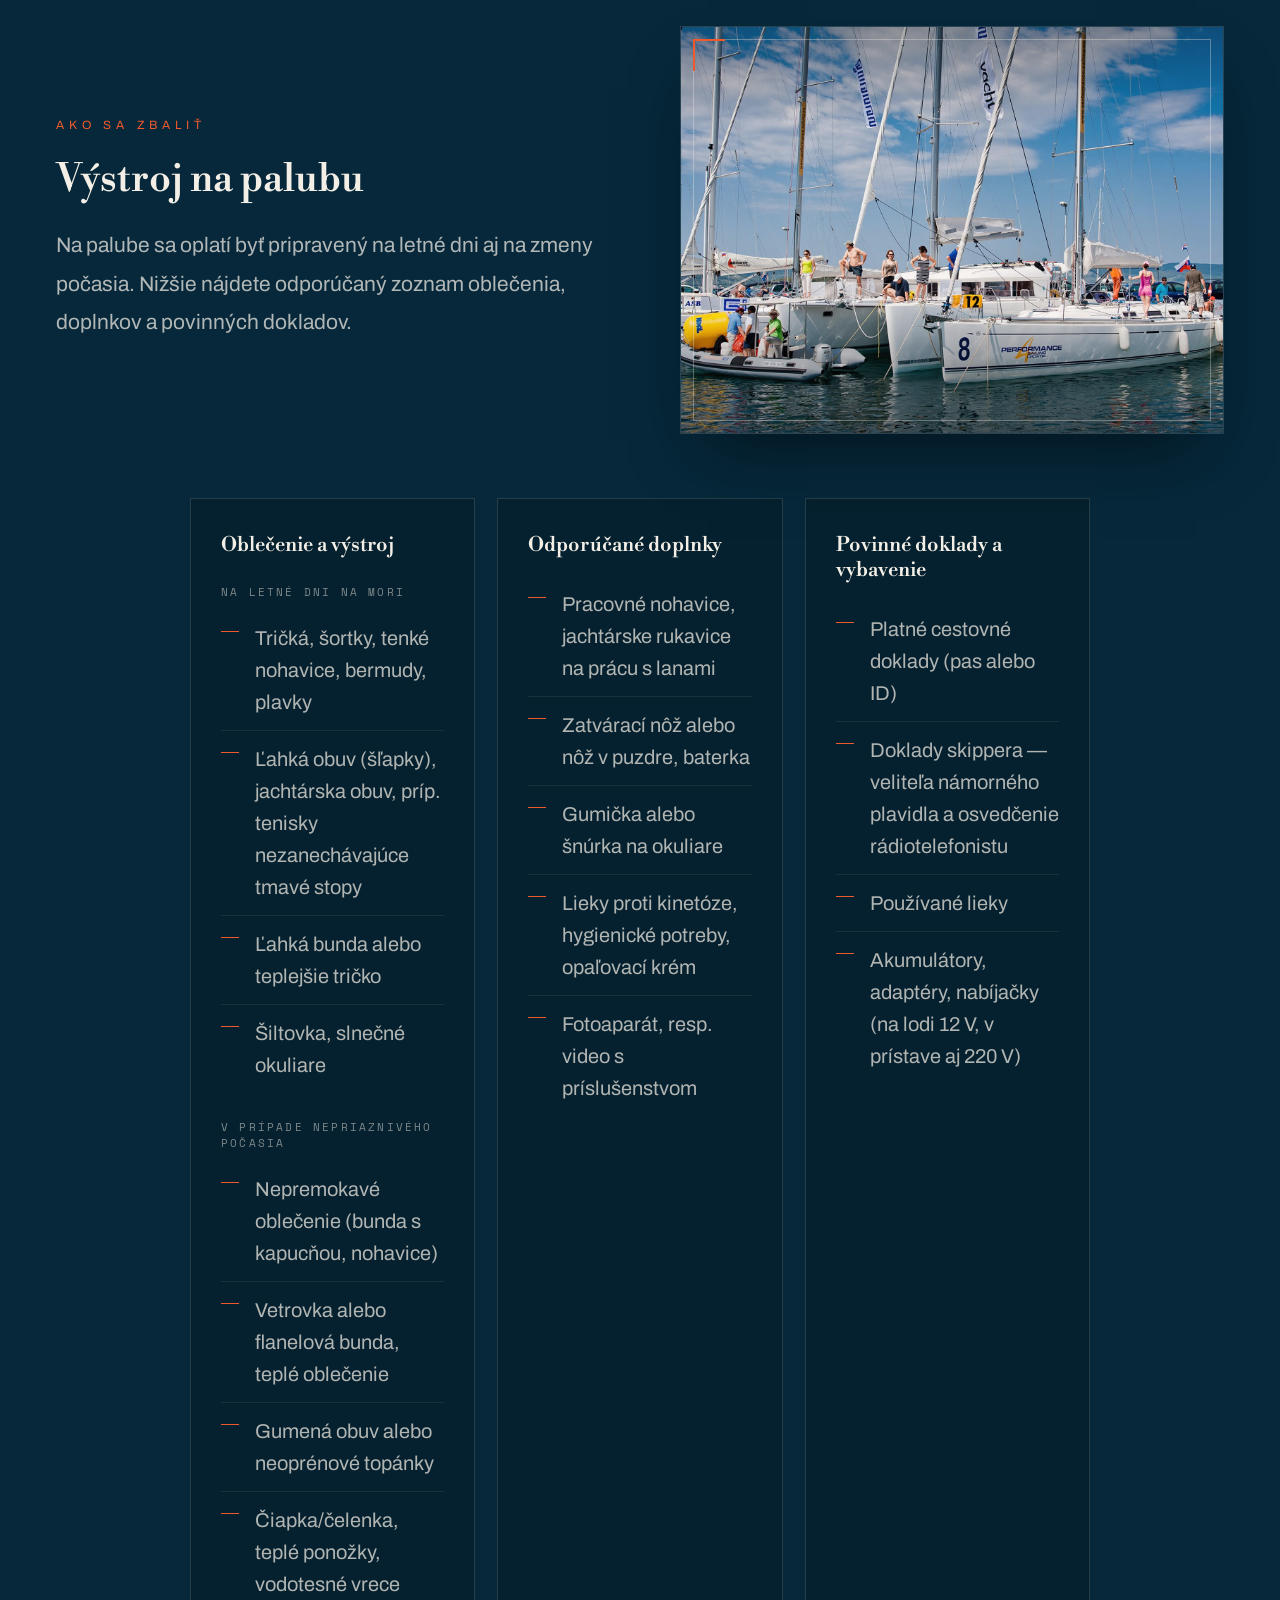
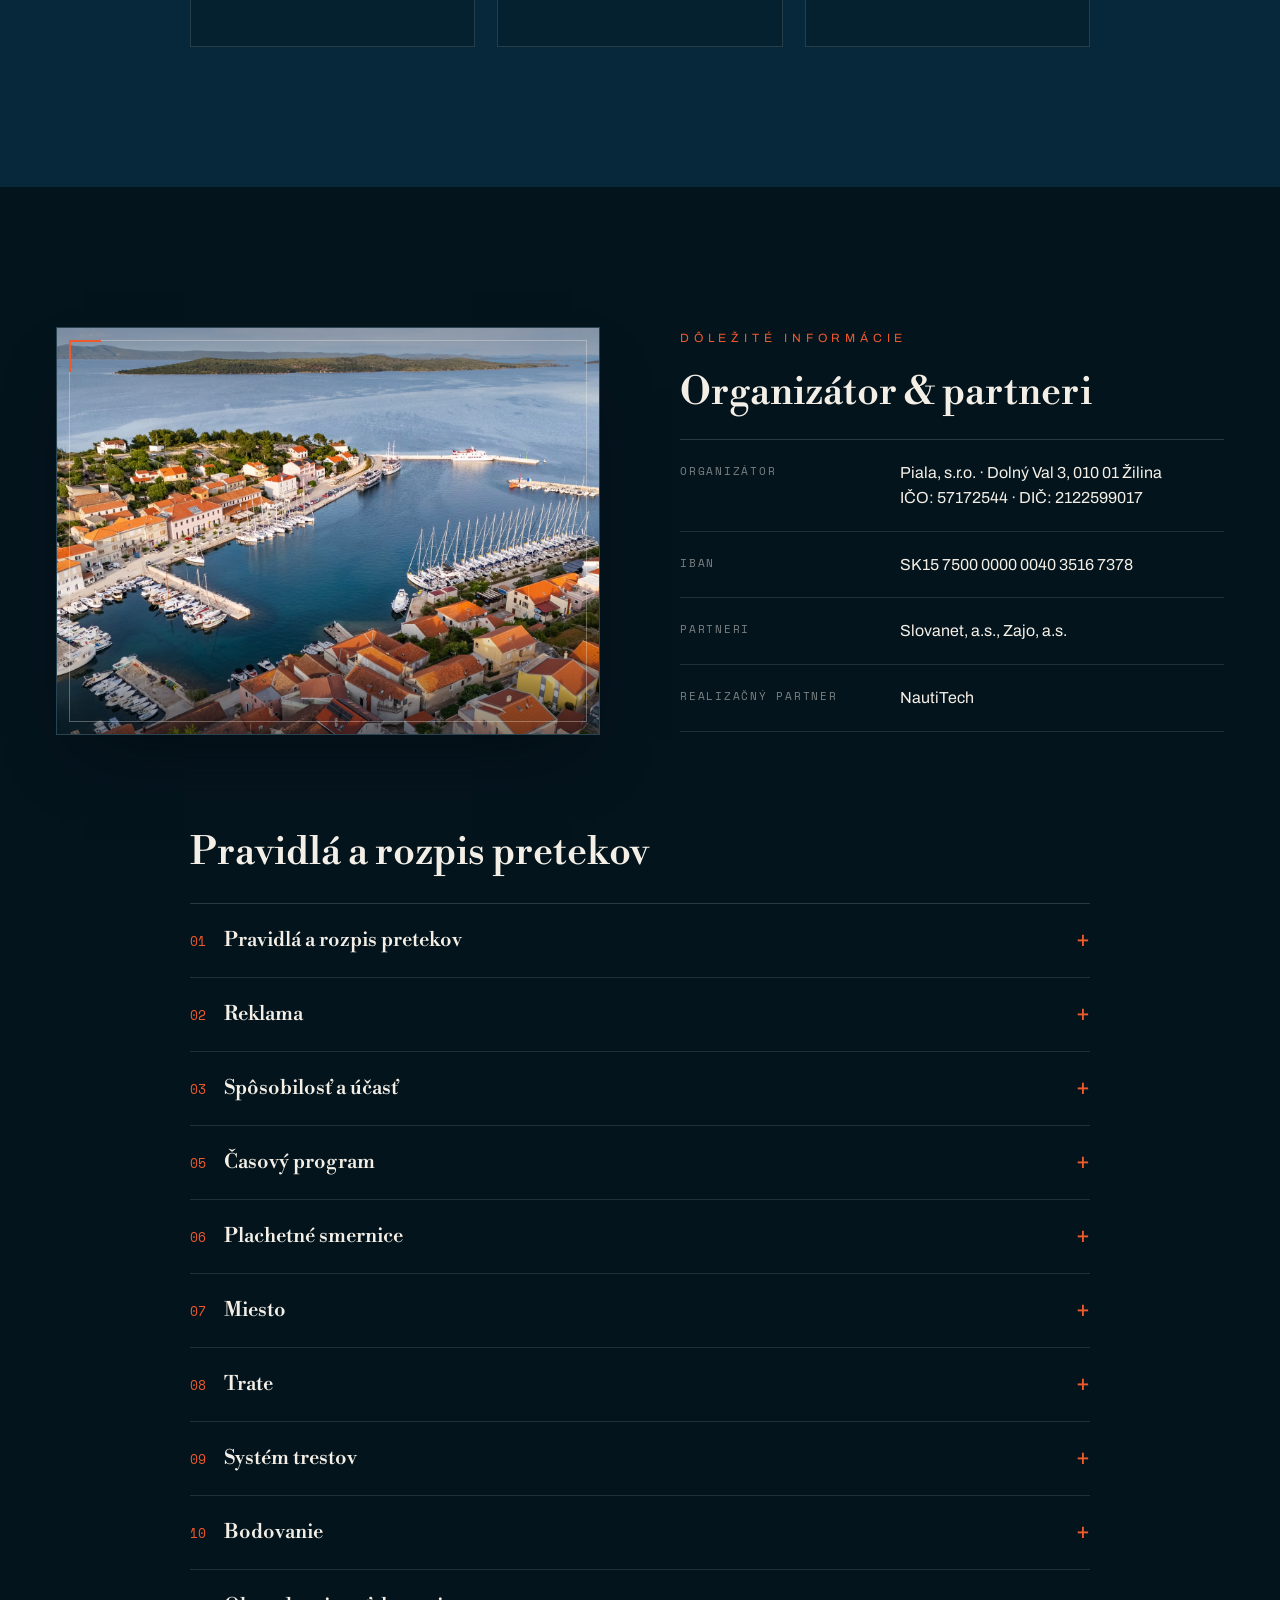
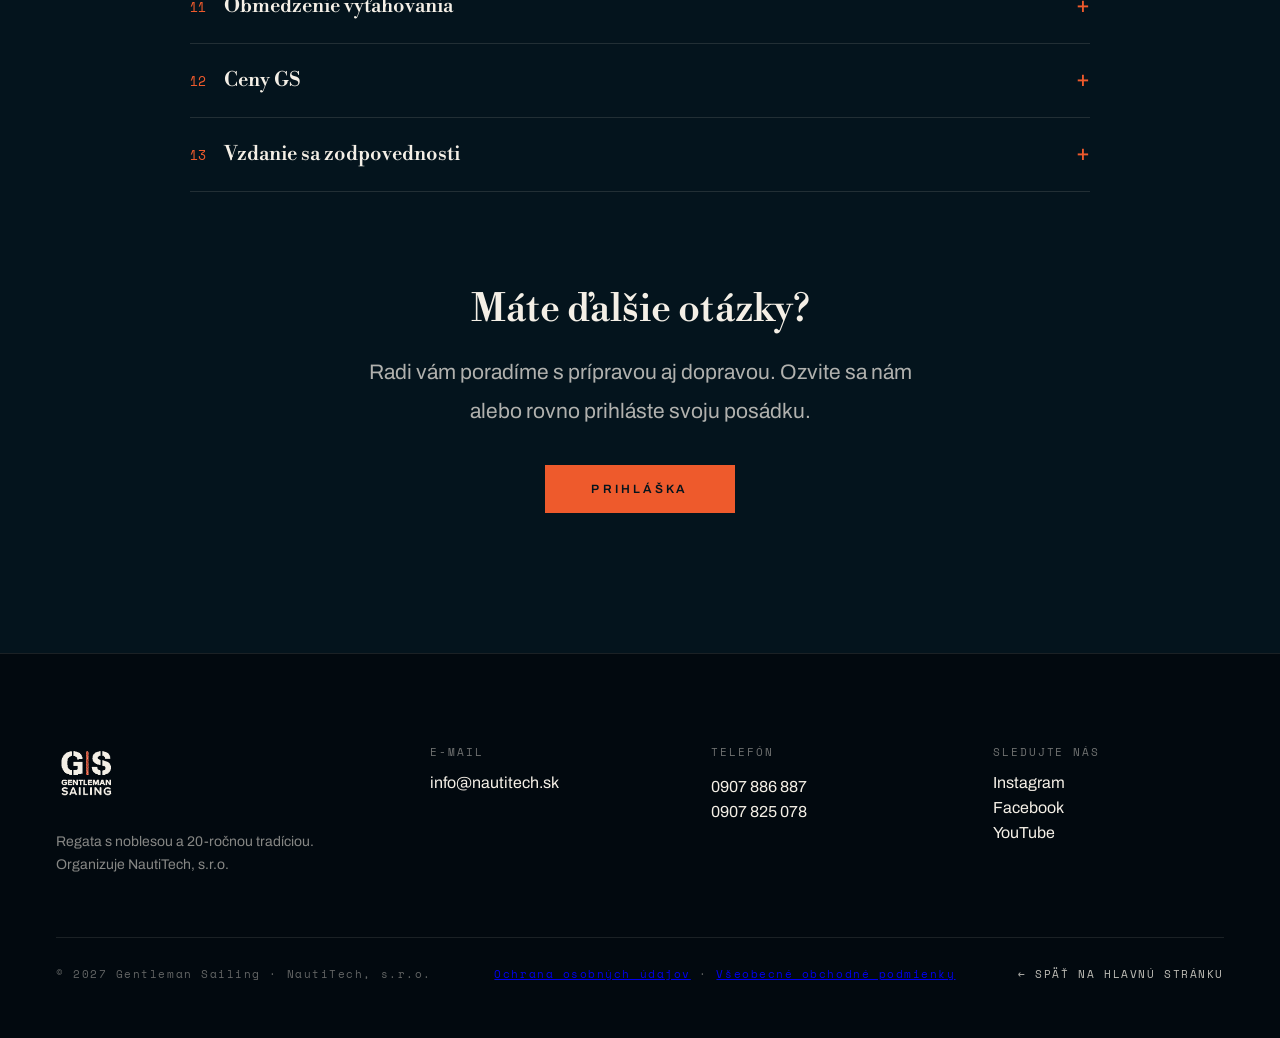
<file: info.html>
<!DOCTYPE html>
<html lang="sk">
<head>
  <meta charset="utf-8">
  <meta name="viewport" content="width=device-width, initial-scale=1">
  <title>Ako sa pripraviť na regatu — Gentleman Sailing 2027</title>
  <meta name="description" content="Kapitánske info: ako sa dopraviť do Marina Hramina, ako sa zbaliť, dôležité informácie a pravidlá regaty Gentleman Sailing 2027.">
  <link rel="canonical" href="https://www.gentlemansailing.sk/info.html">
  <meta name="theme-color" content="#04141d">
  <meta property="og:type" content="website">
  <meta property="og:site_name" content="Gentleman Sailing">
  <meta property="og:locale" content="sk_SK">
  <meta property="og:url" content="https://www.gentlemansailing.sk/info.html">
  <meta property="og:title" content="Ako sa pripraviť na regatu — Gentleman Sailing 2027">
  <meta property="og:description" content="Kapitánske info: ako sa dopraviť do Marina Hramina, ako sa zbaliť, dôležité informácie a pravidlá regaty Gentleman Sailing 2027.">
  <meta property="og:image" content="https://www.gentlemansailing.sk/foto/ev-intro.jpg">
  <meta name="twitter:card" content="summary_large_image">
  <link rel="icon" href="assets/logo-gs-navy.png">
  <link rel="apple-touch-icon" href="assets/logo-gs-navy.png">

  <link rel="preconnect" href="https://fonts.googleapis.com">
  <link rel="preconnect" href="https://fonts.gstatic.com" crossorigin>
  <link href="https://fonts.googleapis.com/css2?family=Libre+Bodoni:ital,wght@0,400..700;1,400..700&family=Cardo:wght@400;700&family=Archivo:wght@300;400;500;600&family=Space+Mono&display=swap" rel="stylesheet">

  <link rel="stylesheet" href="styles.css?v=202609221257">
</head>
<body>

  <!-- ==================== NAV ==================== -->
  <nav class="nav" id="nav">
    <a href="index.html#top" class="nav__brand" aria-label="Gentleman Sailing — domov">
      <img src="assets/logo-gs-light.png" alt="Gentleman Sailing" class="nav__logo">
    </a>
    <div class="nav__links" id="navLinks">
      <a href="index.html#top" class="navlink" data-i18n="nav_home">Domov</a>
      <a href="zazijete.html" class="navlink" data-i18n="ev_experience">Čo zažijete na regate</a>
      <a href="eventy.html" class="navlink" data-i18n="ev_events">Eventy &amp; teambuildingy</a>
      <a href="partneri.html" class="navlink" data-i18n="ev_partners">Partneri</a>
      <a href="prihlaska.html" class="cta nav__cta" data-i18n="ev_signup">Prihláška</a>
      <button type="button" class="lang-toggle" id="langToggle" aria-label="Prepnúť jazyk / Toggle language">SK / en</button>
    </div>
    <button type="button" class="nav__burger" id="burger" aria-label="Menu" aria-expanded="false">
      <span></span><span></span><span></span>
    </button>
  </nav>

  <!-- ==================== HEADER ==================== -->
  <header class="page-hero">
    <div class="eyebrow" data-i18n="i_eyebrow">Kapitánske info</div>
    <h1 class="h2" data-i18n="i_title">Ako sa pripraviť na regatu</h1>
    <p class="page-hero__lead" data-i18n="i_lead">Ako sa zbaliť? Aké sú pravidlá? Čo vás čaká? Ako sa dopraviť na regatu? Všetky praktické informácie, ako sa dostať do Marina Hramina a nielen to, nájdete práve tu. Neváhajte nás kontaktovať s ďalšími otázkami.</p>
  </header>

  <!-- ==================== TRASA ==================== -->
  <section class="section">
    <div class="container split split--img-right">
      <div class="figure" style="aspect-ratio:4/3;">
        <img src="foto/info1.jpg" alt="Chorvátske ostrovy z výšky" loading="lazy">
        <div class="figure__shade"></div>
      </div>
      <div class="block">
        <div class="eyebrow" data-i18n="i_route_eyebrow">Trasa &amp; doprava</div>
        <h3 class="h3-serif">Bratislava — Murter</h3>
        <div class="facts">
          <div class="fact"><div class="fact__k" data-i18n="i_f_event">Udalosť</div><div class="fact__v" data-i18n="i_f_event_v">Marina Hramina</div></div>
          <div class="fact"><div class="fact__k" data-i18n="i_f_start">Začiatok regaty</div><div class="fact__v" data-i18n="i_f_start_v">16. mája 2027 o 18:00</div></div>
          <div class="fact"><div class="fact__k" data-i18n="i_f_dist">Vzdialenosť</div><div class="fact__v" data-i18n="i_f_dist_v">720—760 km · približne 7—8 hodín jazdy</div></div>
          <div class="fact"><div class="fact__k" data-i18n="i_f_r1">Trasa 1</div><div class="fact__v">BA — Wien — Graz — Zagreb — Zadar — Marina Hramina (760 km)</div></div>
          <div class="fact"><div class="fact__k" data-i18n="i_f_r2">Trasa 2</div><div class="fact__v">BA — Csorna — Szombathely — Lenti — Letenye — Zadar — Marina Hramina (720 km)</div></div>
          <div class="fact"><div class="fact__k" data-i18n="i_f_board">Nalodenie</div><div class="fact__v">Marina Hramina</div></div>
          <div class="fact"><div class="fact__k" data-i18n="i_f_marina">Marína</div><div class="fact__v"><a href="https://marina-hramina.hr/?lang=en" target="_blank" rel="noopener">marina-hramina.hr</a></div></div>
        </div>
      </div>
    </div>
  </section>

  <!-- ==================== AKO SA ZBALIŤ ==================== -->
  <section class="section section--petrol">
    <div class="container split split--img-right">
      <div class="figure" style="aspect-ratio:4/3;">
        <img src="foto/info2.jpg" alt="Marína Hramina" loading="lazy">
        <div class="figure__shade"></div>
      </div>
      <div class="block">
        <div class="eyebrow" data-i18n="i_pack_eyebrow">Ako sa zbaliť</div>
        <h3 class="h3-serif" data-i18n="i_pack_t2">Výstroj na palubu</h3>
        <p data-i18n="i_pack_p">Na palube sa oplatí byť pripravený na letné dni aj na zmeny počasia. Nižšie nájdete odporúčaný zoznam oblečenia, doplnkov a povinných dokladov.</p>
      </div>
    </div>
    <div class="article" style="margin-top:64px;">
      <div class="info-cards">
        <div class="info-card">
          <h4 data-i18n="i_c1_t">Oblečenie a výstroj</h4>
          <div class="sublabel" data-i18n="i_c1_s1">Na letné dni na mori</div>
          <ul class="ticklist">
            <li data-i18n="i_c1_l1">Tričká, šortky, tenké nohavice, bermudy, plavky</li>
            <li data-i18n="i_c1_l2">Ľahká obuv (šľapky), jachtárska obuv, príp. tenisky nezanechávajúce tmavé stopy</li>
            <li data-i18n="i_c1_l3">Ľahká bunda alebo teplejšie tričko</li>
            <li data-i18n="i_c1_l4">Šiltovka, slnečné okuliare</li>
          </ul>
          <div class="sublabel" data-i18n="i_c1_s2">V prípade nepriaznivého počasia</div>
          <ul class="ticklist">
            <li data-i18n="i_c1_l5">Nepremokavé oblečenie (bunda s kapucňou, nohavice)</li>
            <li data-i18n="i_c1_l6">Vetrovka alebo flanelová bunda, teplé oblečenie</li>
            <li data-i18n="i_c1_l7">Gumená obuv alebo neoprénové topánky</li>
            <li data-i18n="i_c1_l8">Čiapka/čelenka, teplé ponožky, vodotesné vrece</li>
          </ul>
        </div>
        <div class="info-card">
          <h4 data-i18n="i_c2_t">Odporúčané doplnky</h4>
          <ul class="ticklist">
            <li data-i18n="i_c2_l1">Pracovné nohavice, jachtárske rukavice na prácu s lanami</li>
            <li data-i18n="i_c2_l2">Zatvárací nôž alebo nôž v puzdre, baterka</li>
            <li data-i18n="i_c2_l3">Gumička alebo šnúrka na okuliare</li>
            <li data-i18n="i_c2_l4">Lieky proti kinetóze, hygienické potreby, opaľovací krém</li>
            <li data-i18n="i_c2_l5">Fotoaparát, resp. video s príslušenstvom</li>
          </ul>
        </div>
        <div class="info-card">
          <h4 data-i18n="i_c3_t">Povinné doklady a vybavenie</h4>
          <ul class="ticklist">
            <li data-i18n="i_c3_l1">Platné cestovné doklady (pas alebo ID)</li>
            <li data-i18n="i_c3_l2">Doklady skippera — veliteľa námorného plavidla a osvedčenie rádiotelefonistu</li>
            <li data-i18n="i_c3_l3">Používané lieky</li>
            <li data-i18n="i_c3_l4">Akumulátory, adaptéry, nabíjačky (na lodi 12 V, v prístave aj 220 V)</li>
          </ul>
        </div>
      </div>
    </div>
  </section>

  <!-- ==================== DÔLEŽITÉ INFORMÁCIE ==================== -->
  <section class="section">
    <div class="container split">
      <div class="figure" style="aspect-ratio:4/3;">
        <img src="foto/info3.jpg" alt="Prístav" loading="lazy">
        <div class="figure__shade"></div>
      </div>
      <div class="block">
        <div class="eyebrow" data-i18n="i_important_eyebrow">Dôležité informácie</div>
        <h3 class="h3-serif" data-i18n="i_imp_t">Organizátor &amp; partneri</h3>
        <div class="facts">
          <div class="fact"><div class="fact__k" data-i18n="i_f_org">Organizátor</div><div class="fact__v">Piala, s.r.o. · Dolný Val 3, 010 01 Žilina<br>IČO: 57172544 · DIČ: 2122599017</div></div>
          <div class="fact"><div class="fact__k">IBAN</div><div class="fact__v">SK15 7500 0000 0040 3516 7378</div></div>
          <div class="fact"><div class="fact__k" data-i18n="i_f_partners">Partneri</div><div class="fact__v">Slovanet, a.s., Zajo, a.s.</div></div>
          <div class="fact"><div class="fact__k" data-i18n="i_f_real">Realizačný partner</div><div class="fact__v">NautiTech</div></div>
        </div>
      </div>
    </div>
    <div class="article" style="margin-top:96px;">
      <div class="block">
        <h3 class="h3-serif" data-i18n="i_rules_title">Pravidlá a rozpis pretekov</h3>
        <div class="accordion">
          <details>
            <summary><span class="acc-num">01</span> <span data-i18n="i_r01">Pravidlá a rozpis pretekov</span> <span class="acc-sign">+</span></summary>
            <div class="acc-body"><p data-i18n="i_b01">Preteky sa riadia pravidlami definovanými v Pretekových pravidlách jachtingu platnými na rok 2027.</p></div>
          </details>
          <details>
            <summary><span class="acc-num">02</span> <span data-i18n="i_r02">Reklama</span> <span class="acc-sign">+</span></summary>
            <div class="acc-body"><p data-i18n="i_b02">Účastníci pretekov sú povinní mať na určených miestach na lodiach umiestnené reklamné materiály sponzorov podujatia, ktoré dodá organizátor GS 2027. Akákoľvek iná reklamná a propagačná činnosť spojená s pretekmi pred, počas alebo po pretekoch je možná iba na základe písomnej dohody s organizátorom.</p></div>
          </details>
          <details>
            <summary><span class="acc-num">03</span> <span data-i18n="i_r03">Spôsobilosť a účasť</span> <span class="acc-sign">+</span></summary>
            <div class="acc-body">
              <p data-i18n="i_b03a">Aspoň jeden člen posádky musí predložiť pri registrácii platnú kvalifikáciu potrebnú pre plavbu na námornej plachetnici v oblasti Jadranu a aspoň jeden člen posádky musí vlastniť osvedčenie SRC, alebo rádiotelefonista plavebnej pohyblivej služby platnej v oblasti Jadranu.</p>
              <p data-i18n="i_b03b">Posádky s loďami, ktoré sú spôsobilé na účasť, sa môžu prihlásiť do 31. marca 2027. Do tohto termínu musí byť taktiež uhradené štartovné v plnej sume. Kontaktnou osobou je Peter Piala, info@gentlemansailing.sk.</p>
            </div>
          </details>
          <details>
            <summary><span class="acc-num">05</span> <span data-i18n="i_r05">Časový program</span> <span class="acc-sign">+</span></summary>
            <div class="acc-body">
              <p data-i18n="i_b05a">Žrebovanie lodí sa uskutoční 4 týždne pred regatou, miesto a čas budú upresnené.</p>
              <p data-i18n="i_b05b">Prevzatie lodí sa podľa rozpisu zo žrebovania uskutoční deň pred štartom regaty od 15:00 h v Marine Hramina.</p>
              <p data-i18n="i_b05c">Predpokladaný počet rozplavieb: 5.</p>
            </div>
          </details>
          <details>
            <summary><span class="acc-num">06</span> <span data-i18n="i_r06">Plachetné smernice</span> <span class="acc-sign">+</span></summary>
            <div class="acc-body"><p data-i18n="i_b06">Plachetné smernice budú zverejnené pred začatím registrácie na vývesnej tabuli pretekovej komisie na rozhodcovskej lodi.</p></div>
          </details>
          <details>
            <summary><span class="acc-num">07</span> <span data-i18n="i_r07">Miesto</span> <span class="acc-sign">+</span></summary>
            <div class="acc-body"><p data-i18n="i_b07">Trať bude určená pretekovou komisiou v oblasti Stredného Jadranu.</p></div>
          </details>
          <details>
            <summary><span class="acc-num">08</span> <span data-i18n="i_r08">Trate</span> <span class="acc-sign">+</span></summary>
            <div class="acc-body"><p data-i18n="i_b08">Preteky budú organizované tak, aby sa každý deň pri priaznivej poveternostnej situácii odjazdili najviac tri rozjazdy. Rozjazdy môžu byť skrátené.</p></div>
          </details>
          <details>
            <summary><span class="acc-num">09</span> <span data-i18n="i_r09">Systém trestov</span> <span class="acc-sign">+</span></summary>
            <div class="acc-body"><p data-i18n="i_b09">Pre všetky kategórie sa pravidlá 44.1 a 44.2 menia tak, že sa požaduje iba jedna otáčka, vrátane jedného obratu a jedného prehodenia.</p></div>
          </details>
          <details>
            <summary><span class="acc-num">10</span> <span data-i18n="i_r10">Bodovanie</span> <span class="acc-sign">+</span></summary>
            <div class="acc-body">
              <p data-i18n="i_b10a">Aby boli preteky platné, je nutné uskutočniť aspoň jednu rozjazdu.</p>
              <p data-i18n="i_b10b">(a) ak sa uskutočnia 1 až 3 rozjazdy, celkové body lode sú súčtom jej bodov zo všetkých rozjázd; (b) ak sa uskutoční 4 a viac rozjázd, body lode sú súčtom jej bodov zo všetkých rozjázd s vylúčením najhorších bodov.</p>
            </div>
          </details>
          <details>
            <summary><span class="acc-num">11</span> <span data-i18n="i_r11">Obmedzenie vyťahovania</span> <span class="acc-sign">+</span></summary>
            <div class="acc-body"><p data-i18n="i_b11">Lode zúčastnené daného preteku sa nesmú vyťahovať v priebehu pretekov z vody, okrem písomne vopred povolených termínov pretekovej komisie, a to iba v rámci týchto termínov.</p></div>
          </details>
          <details>
            <summary><span class="acc-num">12</span> <span data-i18n="i_r12">Ceny GS</span> <span class="acc-sign">+</span></summary>
            <div class="acc-body"><p data-i18n="i_b12">Udelené za prvé (Putovný pohár), druhé a tretie miesto, Cena Fair Play a Cena Funny Crew.</p></div>
          </details>
          <details>
            <summary><span class="acc-num">13</span> <span data-i18n="i_r13">Vzdanie sa zodpovednosti</span> <span class="acc-sign">+</span></summary>
            <div class="acc-body"><p data-i18n="i_b13">Pretekári sa zúčastňujú pretekov jedine na vlastnú zodpovednosť. Usporiadateľ nepreberá žiadnu zodpovednosť za poškodenie materiálu, osobné zranenie alebo smrť, ktorá by sa stala v súvislosti, pred, v priebehu alebo po pretekoch.</p></div>
          </details>
        </div>
      </div>

      <!-- Closing CTA -->
      <div class="closing-cta">
        <h3 class="h3-serif" data-i18n="i_cta_title">Máte ďalšie otázky?</h3>
        <p data-i18n="i_cta_text">Radi vám poradíme s prípravou aj dopravou. Ozvite sa nám alebo rovno prihláste svoju posádku.</p>
        <a href="prihlaska.html" class="cta price-cta" style="margin-top:0;" data-i18n="ev_signup">Prihláška</a>
      </div>
    </div>
  </section>

  <!-- ==================== FOOTER ==================== -->
  <footer class="footer">
    <div class="container footer__grid">
      <div>
        <img src="assets/logo-gs-light.png" alt="Gentleman Sailing" class="footer__logo">
        <p class="footer__tag" data-i18n="foot_tagline">Regata s noblesou a 20-ročnou tradíciou. Organizuje NautiTech, s.r.o.</p>
      </div>
      <div>
        <div class="footer__label" data-i18n="foot_email_label">E-mail</div>
        <a href="mailto:info@nautitech.sk">info@nautitech.sk</a>
      </div>
      <div>
        <div class="footer__label" data-i18n="foot_phone_label">Telefón</div>
        <div class="footer__phone">0907 886 887<br>0907 825 078</div>
      </div>
      <div>
        <div class="footer__label" data-i18n="foot_social_label">Sledujte nás</div>
        <div class="footer__social">
          <a href="https://www.instagram.com/gentlemansailing.sk" class="navlink" target="_blank" rel="noopener">Instagram</a>
          <a href="https://www.facebook.com/profile.php?id=61571883745033" class="navlink" target="_blank" rel="noopener">Facebook</a>
          <a href="https://www.youtube.com/@GentlemanSailing" class="navlink" target="_blank" rel="noopener">YouTube</a>
        </div>
      </div>
    </div>
    <div class="footer__bottom">
      <span>© 2027 Gentleman Sailing · NautiTech, s.r.o.</span>
      <span><a href="gdpr.html" class="navlink" data-i18n="foot_gdpr">Ochrana osobných údajov</a> · <a href="vop.html" class="navlink" data-i18n="foot_vop">Všeobecné obchodné podmienky</a></span>
      <span><a href="index.html" class="back-link" data-i18n="back">← Späť na hlavnú stránku</a></span>
    </div>
  </footer>

  <script src="info.js?v=202609221257"></script>
</body>
</html>
</file>
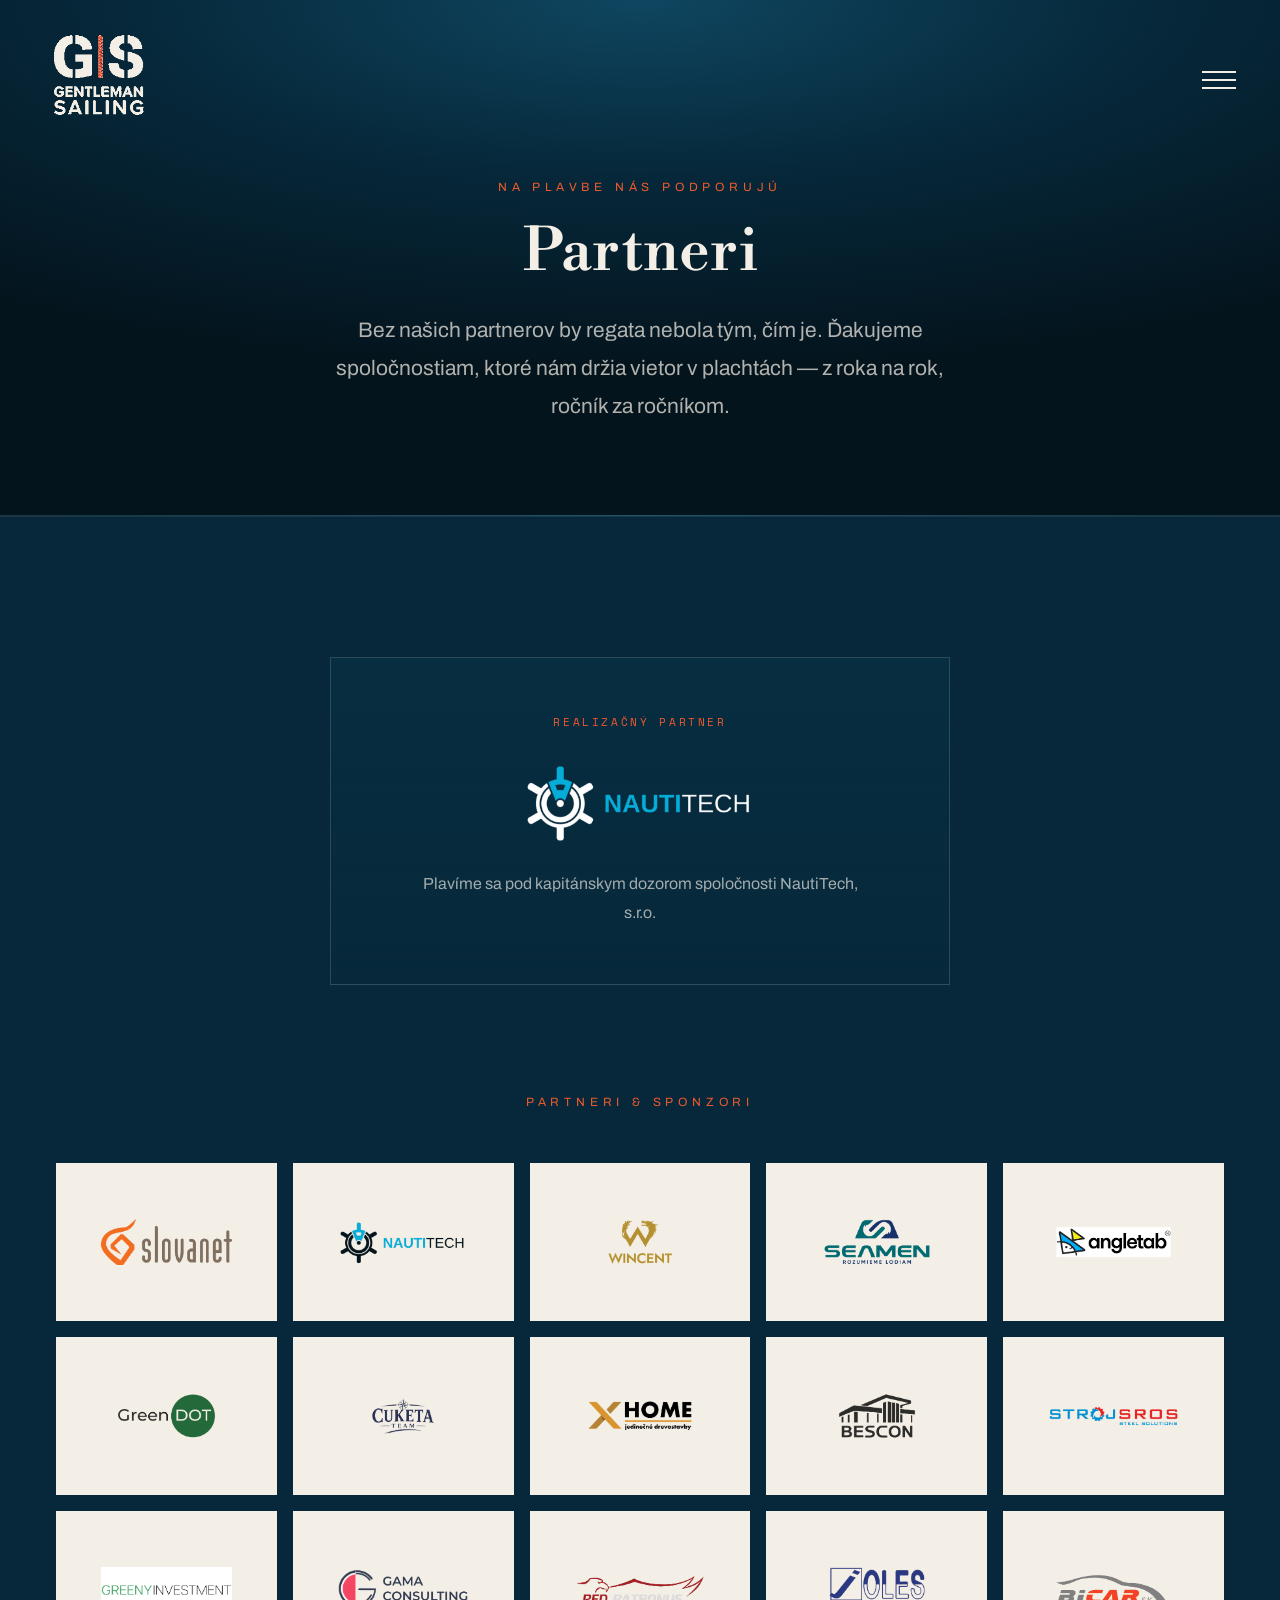
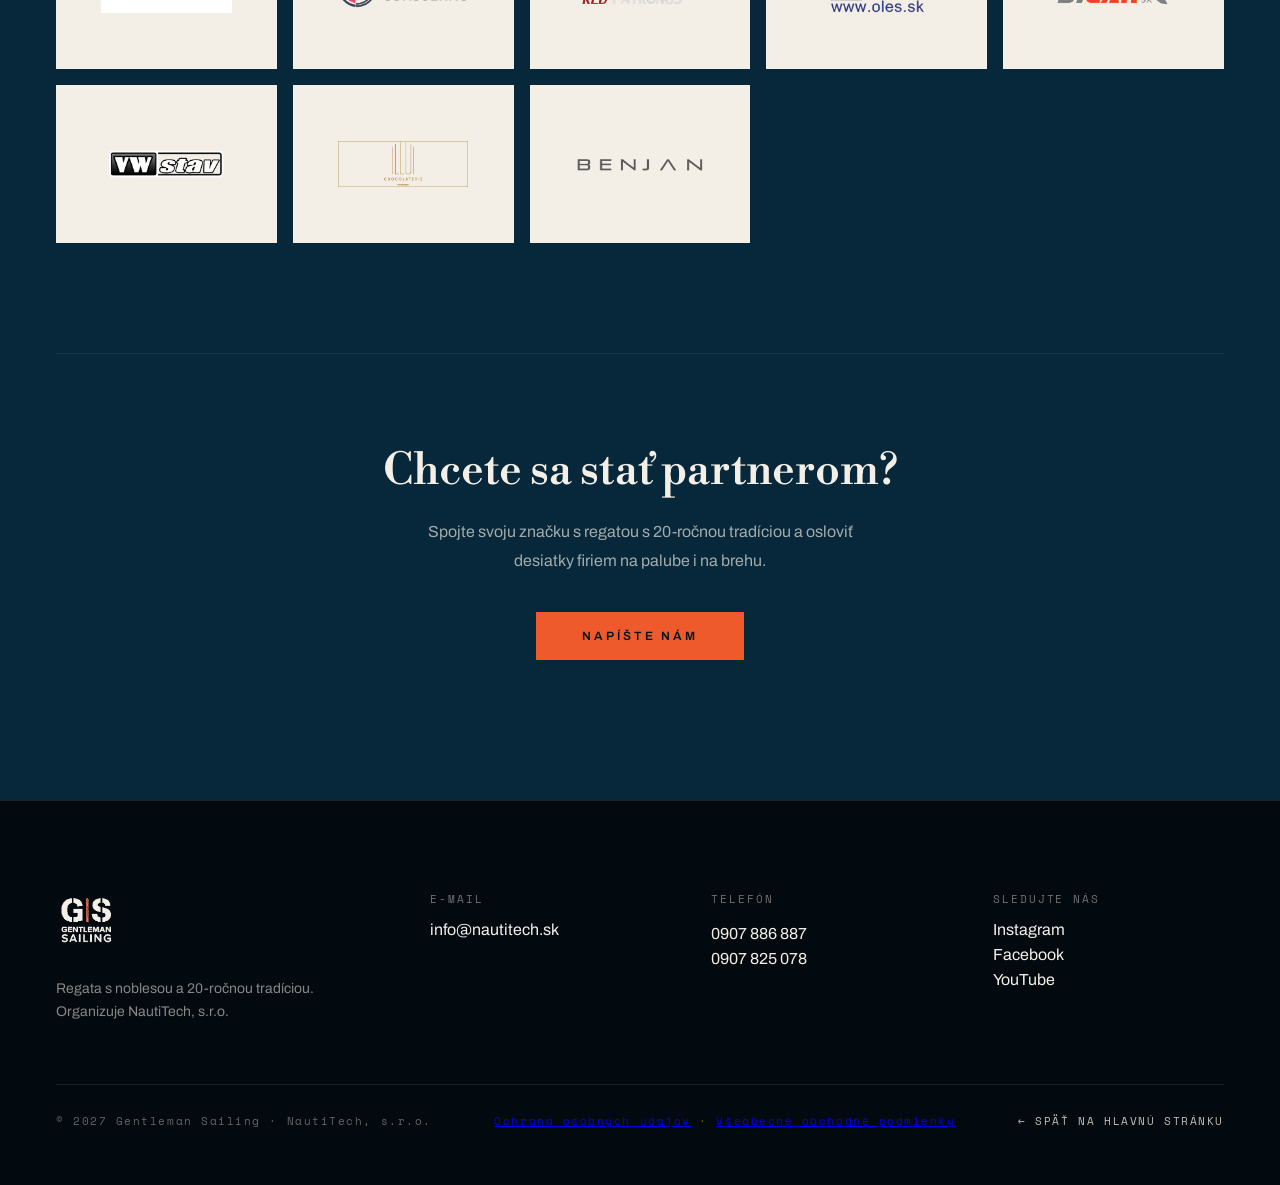
<file: partneri.html>
<!DOCTYPE html>
<html lang="sk">
<head>
  <meta charset="utf-8">
  <meta name="viewport" content="width=device-width, initial-scale=1">
  <title>Partneri — Gentleman Sailing 2027</title>
  <meta name="description" content="Partneri a sponzori regaty Gentleman Sailing. Na plavbe nás podporujú. Realizačný partner: NautiTech, s.r.o.">
  <link rel="canonical" href="https://www.gentlemansailing.sk/partneri.html">
  <meta name="theme-color" content="#04141d">
  <meta property="og:type" content="website">
  <meta property="og:site_name" content="Gentleman Sailing">
  <meta property="og:locale" content="sk_SK">
  <meta property="og:url" content="https://www.gentlemansailing.sk/partneri.html">
  <meta property="og:title" content="Partneri — Gentleman Sailing 2027">
  <meta property="og:description" content="Partneri a sponzori regaty Gentleman Sailing. Na plavbe nás podporujú. Realizačný partner: NautiTech, s.r.o.">
  <meta property="og:image" content="https://www.gentlemansailing.sk/foto/ev-intro.jpg">
  <meta name="twitter:card" content="summary_large_image">
  <link rel="icon" href="assets/logo-gs-navy.png">
  <link rel="apple-touch-icon" href="assets/logo-gs-navy.png">

  <link rel="preconnect" href="https://fonts.googleapis.com">
  <link rel="preconnect" href="https://fonts.gstatic.com" crossorigin>
  <link href="https://fonts.googleapis.com/css2?family=Libre+Bodoni:ital,wght@0,400..700;1,400..700&family=Cardo:wght@400;700&family=Archivo:wght@300;400;500;600&family=Space+Mono&display=swap" rel="stylesheet">

  <link rel="stylesheet" href="styles.css?v=202609221257">
</head>
<body>

  <!-- ==================== NAV ==================== -->
  <nav class="nav" id="nav">
    <a href="index.html#top" class="nav__brand" aria-label="Gentleman Sailing — domov">
      <img src="assets/logo-gs-light.png" alt="Gentleman Sailing" class="nav__logo">
    </a>

    <div class="nav__links" id="navLinks">
      <a href="index.html#top" class="navlink" data-i18n="nav_home">Domov</a>
      <a href="info.html" class="navlink" data-i18n="ev_info">Ako sa pripraviť na regatu</a>
      <a href="zazijete.html" class="navlink" data-i18n="ev_experience">Čo zažijete na regate</a>
      <a href="eventy.html" class="navlink" data-i18n="ev_events">Eventy &amp; teambuildingy</a>
      <a href="prihlaska.html" class="cta nav__cta" data-i18n="ev_signup">Prihláška</a>
      <button type="button" class="lang-toggle" id="langToggle" aria-label="Prepnúť jazyk / Toggle language">SK / en</button>
    </div>

    <button type="button" class="nav__burger" id="burger" aria-label="Menu" aria-expanded="false">
      <span></span><span></span><span></span>
    </button>
  </nav>

  <!-- ==================== HEADER ==================== -->
  <header class="page-hero">
    <div class="eyebrow" data-i18n="p_eyebrow">Na plavbe nás podporujú</div>
    <h1 class="h2" data-i18n="p_title">Partneri</h1>
    <p class="page-hero__lead" data-i18n="p_lead">Bez našich partnerov by regata nebola tým, čím je. Ďakujeme spoločnostiam, ktoré nám držia vietor v plachtách — z roka na rok, ročník za ročníkom.</p>
  </header>

  <!-- ==================== PARTNERS ==================== -->
  <section class="section section--petrol">
    <div class="container">

      <!-- Realizačný partner -->
      <div class="realizator">
        <div class="realizator__label" data-i18n="p_realizator">Realizačný partner</div>
        <img src="assets/partners/nautitech.png" alt="NautiTech, s.r.o." class="realizator__logo" loading="lazy">
        <p class="realizator__text" data-i18n="p_realizator_text">Plavíme sa pod kapitánskym dozorom spoločnosti NautiTech, s.r.o.</p>
      </div>

      <!-- Partner logo wall -->
      <div class="partners-band">
        <div class="eyebrow" data-i18n="p_partners_label" style="margin-bottom:0;">Partneri &amp; sponzori</div>
      </div>

      <div class="logo-grid">
        <div class="logo-tile"><img src="assets/partners/slovanet.png" alt="Slovanet" loading="lazy"></div>
        <div class="logo-tile"><img src="assets/partners/nautitech-dark.png" alt="NautiTech" loading="lazy"></div>
        <div class="logo-tile"><img src="assets/partners/wincent.png" alt="Wincent" loading="lazy"></div>
        <div class="logo-tile"><img src="assets/partners/seamen.png" alt="Seamen" loading="lazy"></div>
        <div class="logo-tile"><img src="assets/partners/angletab.png" alt="Angletab" loading="lazy"></div>
        <div class="logo-tile"><img src="assets/partners/greendot.png" alt="Green DOT" loading="lazy"></div>
        <div class="logo-tile"><img src="assets/partners/cuketa-team.png" alt="Cuketa Team" loading="lazy"></div>
        <div class="logo-tile"><img src="assets/partners/xhome.png" alt="X Home — jedinečné drevostavby" loading="lazy"></div>
        <div class="logo-tile"><img src="assets/partners/bescon.png" alt="Bescon" loading="lazy"></div>
        <div class="logo-tile"><img src="assets/partners/strojsros.png" alt="Strojsros Steel Solutions" loading="lazy"></div>
        <div class="logo-tile"><img src="assets/partners/greeny-investment.png" alt="Greeny Investment" loading="lazy"></div>
        <div class="logo-tile"><img src="assets/partners/gama-consulting.png" alt="Gama Consulting" loading="lazy"></div>
        <div class="logo-tile"><img src="assets/partners/red-patronus.png" alt="Red Patronus" loading="lazy"></div>
        <div class="logo-tile"><img src="assets/partners/oles.png" alt="Oles" loading="lazy"></div>
        <div class="logo-tile"><img src="assets/partners/bicar.png" alt="BiCAR.sk" loading="lazy"></div>
        <div class="logo-tile"><img src="assets/partners/vwstav.png" alt="VW Stav" loading="lazy"></div>
        <div class="logo-tile"><img src="assets/partners/illui.png" alt="Illui Chocolaterie" loading="lazy"></div>
        <div class="logo-tile"><img src="assets/partners/benjan.png" alt="Benjan" loading="lazy"></div>
      </div>

      <!-- Become a partner -->
      <div class="partners-cta">
        <h3 data-i18n="p_cta_title">Chcete sa stať partnerom?</h3>
        <p data-i18n="p_cta_text">Spojte svoju značku s regatou s 20-ročnou tradíciou a osloviť desiatky firiem na palube i na brehu.</p>
        <a href="mailto:info@nautitech.sk?subject=Partnerstvo%20—%20Gentleman%20Sailing%202027" class="cta price-cta" style="margin-top:0;" data-i18n="p_cta_btn">Napíšte nám</a>
      </div>

    </div>
  </section>

  <!-- ==================== FOOTER ==================== -->
  <footer class="footer">
    <div class="container footer__grid">
      <div>
        <img src="assets/logo-gs-light.png" alt="Gentleman Sailing" class="footer__logo">
        <p class="footer__tag" data-i18n="foot_tagline">Regata s noblesou a 20-ročnou tradíciou. Organizuje NautiTech, s.r.o.</p>
      </div>
      <div>
        <div class="footer__label" data-i18n="foot_email_label">E-mail</div>
        <a href="mailto:info@nautitech.sk">info@nautitech.sk</a>
      </div>
      <div>
        <div class="footer__label" data-i18n="foot_phone_label">Telefón</div>
        <div class="footer__phone">0907 886 887<br>0907 825 078</div>
      </div>
      <div>
        <div class="footer__label" data-i18n="foot_social_label">Sledujte nás</div>
        <div class="footer__social">
          <a href="https://www.instagram.com/gentlemansailing.sk" class="navlink" target="_blank" rel="noopener">Instagram</a>
          <a href="https://www.facebook.com/profile.php?id=61571883745033" class="navlink" target="_blank" rel="noopener">Facebook</a>
          <a href="https://www.youtube.com/@GentlemanSailing" class="navlink" target="_blank" rel="noopener">YouTube</a>
        </div>
      </div>
    </div>
    <div class="footer__bottom">
      <span>© 2027 Gentleman Sailing · NautiTech, s.r.o.</span>
      <span><a href="gdpr.html" class="navlink" data-i18n="foot_gdpr">Ochrana osobných údajov</a> · <a href="vop.html" class="navlink" data-i18n="foot_vop">Všeobecné obchodné podmienky</a></span>
      <span><a href="index.html" class="back-link" data-i18n="back">← Späť na hlavnú stránku</a></span>
    </div>
  </footer>

  <script src="partneri.js?v=202609221257"></script>
</body>
</html>
</file>
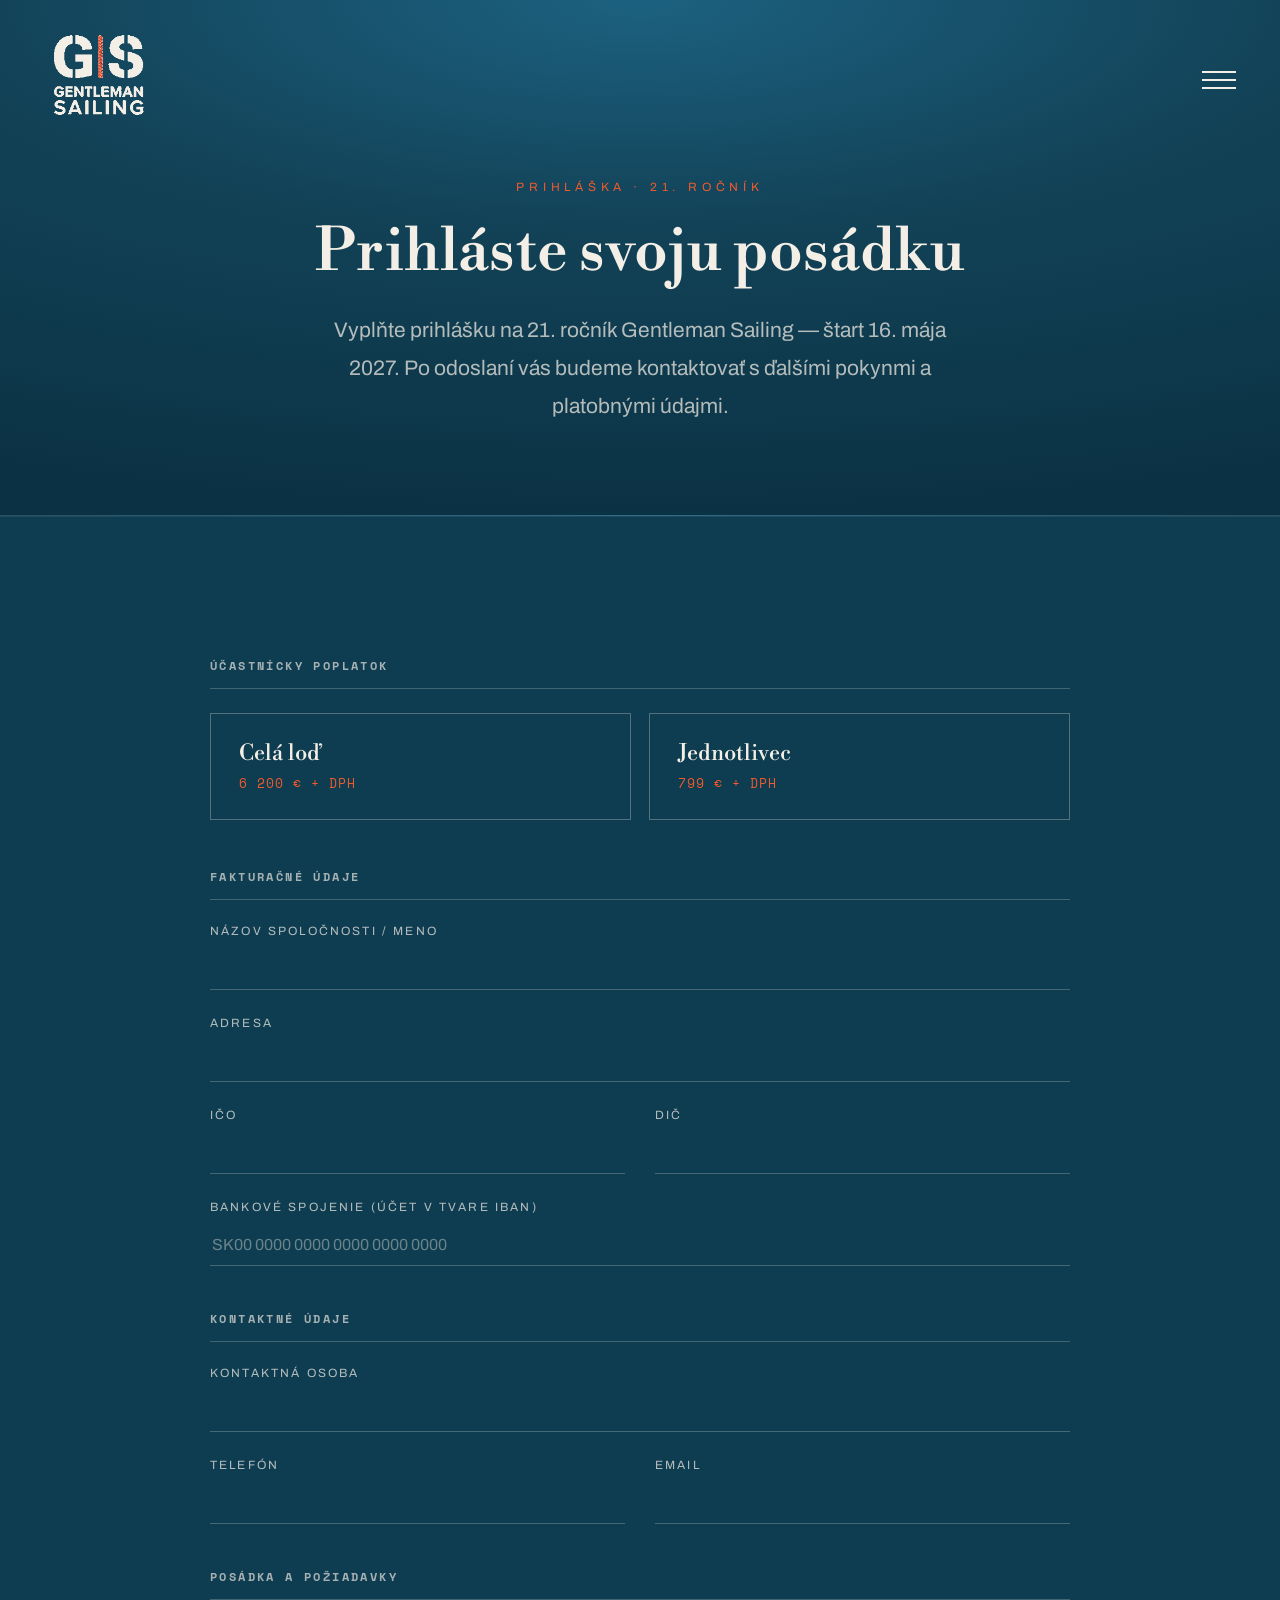
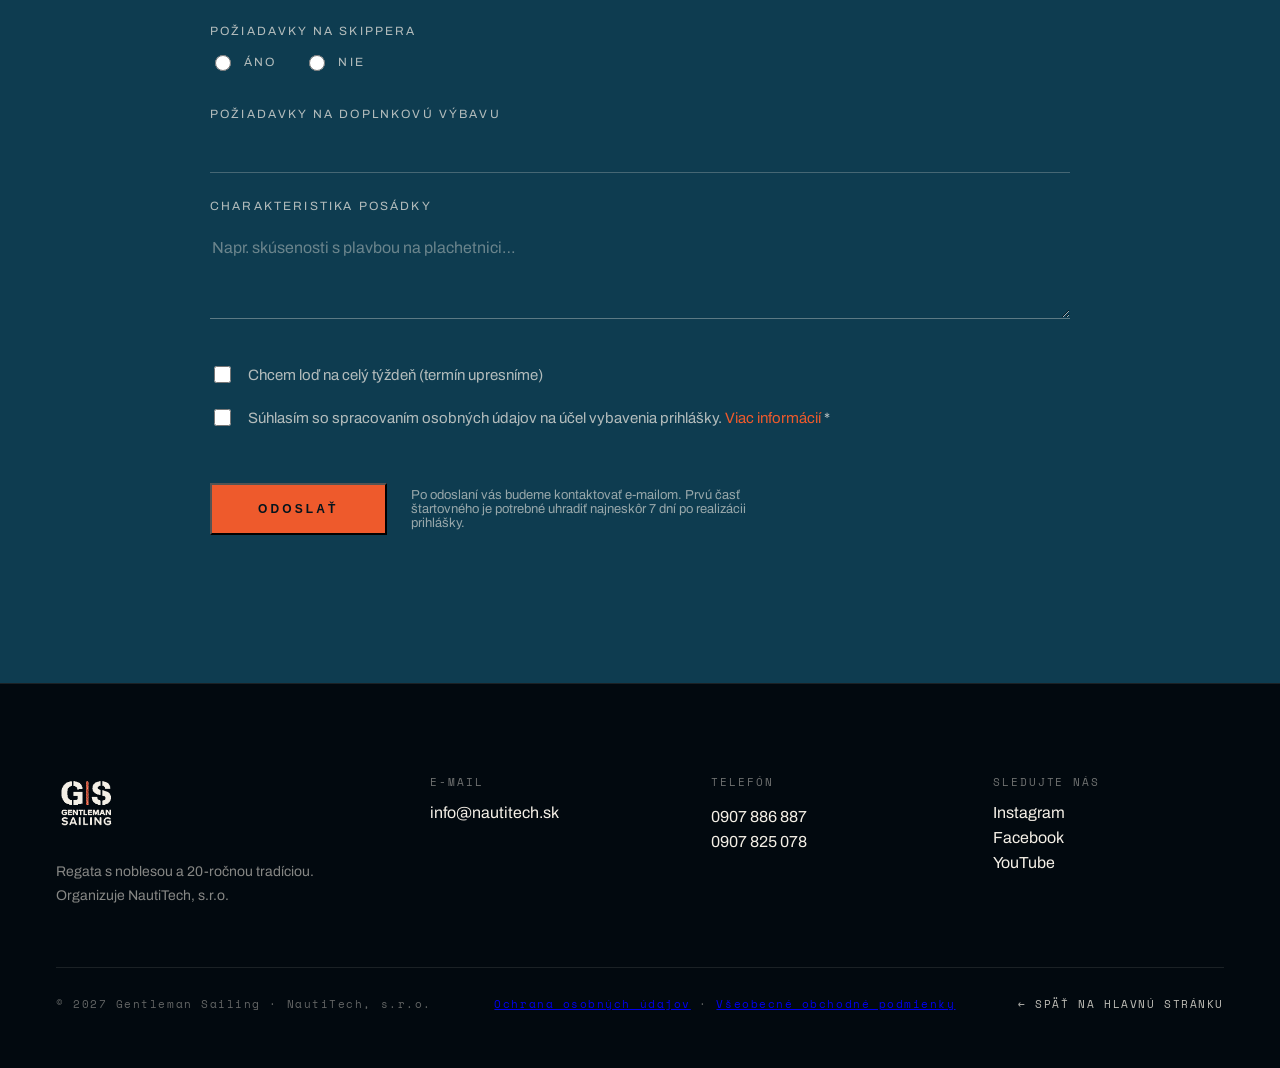
<file: prihlaska.html>
<!DOCTYPE html>
<html lang="sk">
<head>
  <meta charset="utf-8">
  <meta name="viewport" content="width=device-width, initial-scale=1">
  <title>Prihláška — Gentleman Sailing 2027</title>
  <meta name="description" content="Prihláška na 21. ročník Gentleman Sailing, 16. mája 2027.">
  <link rel="canonical" href="https://www.gentlemansailing.sk/prihlaska.html">
  <meta name="theme-color" content="#04141d">
  <meta property="og:type" content="website">
  <meta property="og:site_name" content="Gentleman Sailing">
  <meta property="og:locale" content="sk_SK">
  <meta property="og:url" content="https://www.gentlemansailing.sk/prihlaska.html">
  <meta property="og:title" content="Prihláška — Gentleman Sailing 2027">
  <meta property="og:description" content="Prihláška na 21. ročník Gentleman Sailing, 16. mája 2027.">
  <meta property="og:image" content="https://www.gentlemansailing.sk/foto/ev-intro.jpg">
  <meta name="twitter:card" content="summary_large_image">
  <link rel="icon" href="assets/logo-gs-navy.png">
  <link rel="apple-touch-icon" href="assets/logo-gs-navy.png">

  <link rel="preconnect" href="https://fonts.googleapis.com">
  <link rel="preconnect" href="https://fonts.gstatic.com" crossorigin>
  <link href="https://fonts.googleapis.com/css2?family=Libre+Bodoni:ital,wght@0,400..700;1,400..700&family=Cardo:wght@400;700&family=Archivo:wght@300;400;500;600&family=Space+Mono&display=swap" rel="stylesheet">

  <link rel="stylesheet" href="styles.css?v=202609221257">
</head>
<body class="page-prihlaska">

  <!-- ==================== NAV ==================== -->
  <nav class="nav" id="nav">
    <a href="index.html#top" class="nav__brand" aria-label="Gentleman Sailing — domov">
      <img src="assets/logo-gs-light.png" alt="Gentleman Sailing" class="nav__logo">
    </a>

    <div class="nav__links" id="navLinks">
      <a href="index.html#top" class="navlink" data-i18n="nav_home">Domov</a>
      <a href="info.html" class="navlink" data-i18n="ev_info">Ako sa pripraviť na regatu</a>
      <a href="zazijete.html" class="navlink" data-i18n="ev_experience">Čo zažijete na regate</a>
      <a href="eventy.html" class="navlink" data-i18n="ev_events">Eventy &amp; teambuildingy</a>
      <a href="partneri.html" class="navlink" data-i18n="ev_partners">Partneri</a>
      <button type="button" class="lang-toggle" id="langToggle" aria-label="Prepnúť jazyk / Toggle language">SK / en</button>
    </div>

    <button type="button" class="nav__burger" id="burger" aria-label="Menu" aria-expanded="false">
      <span></span><span></span><span></span>
    </button>
  </nav>

  <!-- ==================== HEADER ==================== -->
  <header class="page-hero">
    <div class="eyebrow" data-i18n="form_eyebrow">Prihláška · 21. ročník</div>
    <h1 class="h2" data-i18n="form_title">Prihláste svoju posádku</h1>
    <p class="page-hero__lead" data-i18n="form_lead">Vyplňte prihlášku na 21. ročník Gentleman Sailing — štart 16. mája 2027. Po odoslaní vás budeme kontaktovať s ďalšími pokynmi a platobnými údajmi.</p>
  </header>

  <!-- ==================== FORM ==================== -->
  <section class="section section--petrol">
    <div class="form-wrap">
      <form id="prihlaskaForm" novalidate>

        <!-- Honeypot (anti-spam) — musí zostať prázdne, skryté pred používateľmi -->
        <div aria-hidden="true" style="position:absolute; left:-9999px; width:1px; height:1px; overflow:hidden;">
          <label>Website<input type="text" name="website" tabindex="-1" autocomplete="off"></label>
        </div>

        <!-- Participation choice -->
        <div class="form-section">
          <h3 class="form-section__title" data-i18n="fs_fee">Účastnícky poplatok</h3>
          <div class="choice">
            <label class="choice__opt">
              <input type="radio" name="ucast" value="Celá loď" required>
              <div class="choice__name" data-i18n="opt_boat">Celá loď</div>
              <div class="choice__price">6 200 € + DPH</div>
            </label>
            <label class="choice__opt">
              <input type="radio" name="ucast" value="Jednotlivec">
              <div class="choice__name" data-i18n="opt_ind">Jednotlivec</div>
              <div class="choice__price">799 € + DPH</div>
            </label>
          </div>
        </div>

        <!-- Fakturačné údaje -->
        <div class="form-section">
          <h3 class="form-section__title" data-i18n="fs_billing">Fakturačné údaje</h3>
          <div class="form-grid">
            <div class="field field--full">
              <label for="f_nazov" data-i18n="l_nazov">Názov spoločnosti / Meno <span class="req">*</span></label>
              <input type="text" id="f_nazov" name="Názov / Meno" required>
            </div>
            <div class="field field--full">
              <label for="f_adresa" data-i18n="l_adresa">Adresa <span class="req">*</span></label>
              <input type="text" id="f_adresa" name="Adresa" required>
            </div>
            <div class="field">
              <label for="f_ico" data-i18n="l_ico">IČO</label>
              <input type="text" id="f_ico" name="IČO" inputmode="numeric">
            </div>
            <div class="field">
              <label for="f_dic" data-i18n="l_dic">DIČ</label>
              <input type="text" id="f_dic" name="DIČ">
            </div>
            <div class="field field--full">
              <label for="f_iban" data-i18n="l_iban">Bankové spojenie (účet v tvare IBAN)</label>
              <input type="text" id="f_iban" name="IBAN" placeholder="SK00 0000 0000 0000 0000 0000">
            </div>
          </div>
        </div>

        <!-- Kontakt -->
        <div class="form-section">
          <h3 class="form-section__title" data-i18n="fs_contact">Kontaktné údaje</h3>
          <div class="form-grid">
            <div class="field field--full">
              <label for="f_osoba" data-i18n="l_osoba">Kontaktná osoba <span class="req">*</span></label>
              <input type="text" id="f_osoba" name="Kontaktná osoba" required>
            </div>
            <div class="field">
              <label for="f_tel" data-i18n="l_tel">Telefón <span class="req">*</span></label>
              <input type="tel" id="f_tel" name="Telefón" required>
            </div>
            <div class="field">
              <label for="f_email" data-i18n="l_email">Email <span class="req">*</span></label>
              <input type="email" id="f_email" name="Email" required>
            </div>
          </div>
        </div>

        <!-- Posádka & požiadavky -->
        <div class="form-section">
          <h3 class="form-section__title" data-i18n="fs_crew">Posádka a požiadavky</h3>
          <div class="form-grid">
            <div class="field field--full">
              <label data-i18n="l_skipper">Požiadavky na skippera</label>
              <div class="radio-row">
                <label class="radio-opt"><input type="radio" name="Skipper" value="Áno"><span data-i18n="yes">Áno</span></label>
                <label class="radio-opt"><input type="radio" name="Skipper" value="Nie"><span data-i18n="no">Nie</span></label>
              </div>
            </div>
            <div class="field field--full">
              <label for="f_vybava" data-i18n="l_vybava">Požiadavky na doplnkovú výbavu</label>
              <input type="text" id="f_vybava" name="Doplnková výbava">
            </div>
            <div class="field field--full">
              <label for="f_char" data-i18n="l_char">Charakteristika posádky</label>
              <textarea id="f_char" name="Charakteristika posádky" data-i18n-ph="ph_char" placeholder="Napr. skúsenosti s plavbou na plachetnici…"></textarea>
            </div>
          </div>
        </div>

        <!-- Voľby & súhlas -->
        <div class="form-section">
          <label class="check-row">
            <input type="checkbox" name="Loď na celý týždeň" value="Áno">
            <span data-i18n="c_week">Chcem loď na celý týždeň (termín upresníme)</span>
          </label>
          <label class="check-row">
            <input type="checkbox" name="GDPR" value="Áno" required>
            <span data-i18n="c_gdpr">Súhlasím so spracovaním osobných údajov na účel vybavenia prihlášky. <a href="gdpr.html">Viac informácií</a> <span class="req">*</span></span>
          </label>
        </div>

        <div class="form-actions">
          <button type="submit" class="cta price-cta" style="margin-top:0;" data-i18n="submit">Odoslať</button>
          <p class="form-note" data-i18n="form_note">Po odoslaní vás budeme kontaktovať e-mailom. Prvú časť štartovného je potrebné uhradiť najneskôr 7 dní po realizácii prihlášky.</p>
        </div>

        <div class="form-success" id="formSuccess" data-i18n="success">Ďakujeme! Vaša prihláška bola odoslaná. Čoskoro sa vám ozveme.</div>
      </form>
    </div>
  </section>

  <!-- ==================== FOOTER ==================== -->
  <footer class="footer">
    <div class="container footer__grid">
      <div>
        <img src="assets/logo-gs-light.png" alt="Gentleman Sailing" class="footer__logo">
        <p class="footer__tag" data-i18n="foot_tagline">Regata s noblesou a 20-ročnou tradíciou. Organizuje NautiTech, s.r.o.</p>
      </div>
      <div>
        <div class="footer__label" data-i18n="foot_email_label">E-mail</div>
        <a href="mailto:info@nautitech.sk">info@nautitech.sk</a>
      </div>
      <div>
        <div class="footer__label" data-i18n="foot_phone_label">Telefón</div>
        <div class="footer__phone">0907 886 887<br>0907 825 078</div>
      </div>
      <div>
        <div class="footer__label" data-i18n="foot_social_label">Sledujte nás</div>
        <div class="footer__social">
          <a href="https://www.instagram.com/gentlemansailing.sk" class="navlink" target="_blank" rel="noopener">Instagram</a>
          <a href="https://www.facebook.com/profile.php?id=61571883745033" class="navlink" target="_blank" rel="noopener">Facebook</a>
          <a href="https://www.youtube.com/@GentlemanSailing" class="navlink" target="_blank" rel="noopener">YouTube</a>
        </div>
      </div>
    </div>
    <div class="footer__bottom">
      <span>© 2027 Gentleman Sailing · NautiTech, s.r.o.</span>
      <span><a href="gdpr.html" class="navlink" data-i18n="foot_gdpr">Ochrana osobných údajov</a> · <a href="vop.html" class="navlink" data-i18n="foot_vop">Všeobecné obchodné podmienky</a></span>
      <span><a href="index.html" class="back-link" data-i18n="back">← Späť na hlavnú stránku</a></span>
    </div>
  </footer>

  <script src="prihlaska.js?v=202609221257"></script>
</body>
</html>
</file>
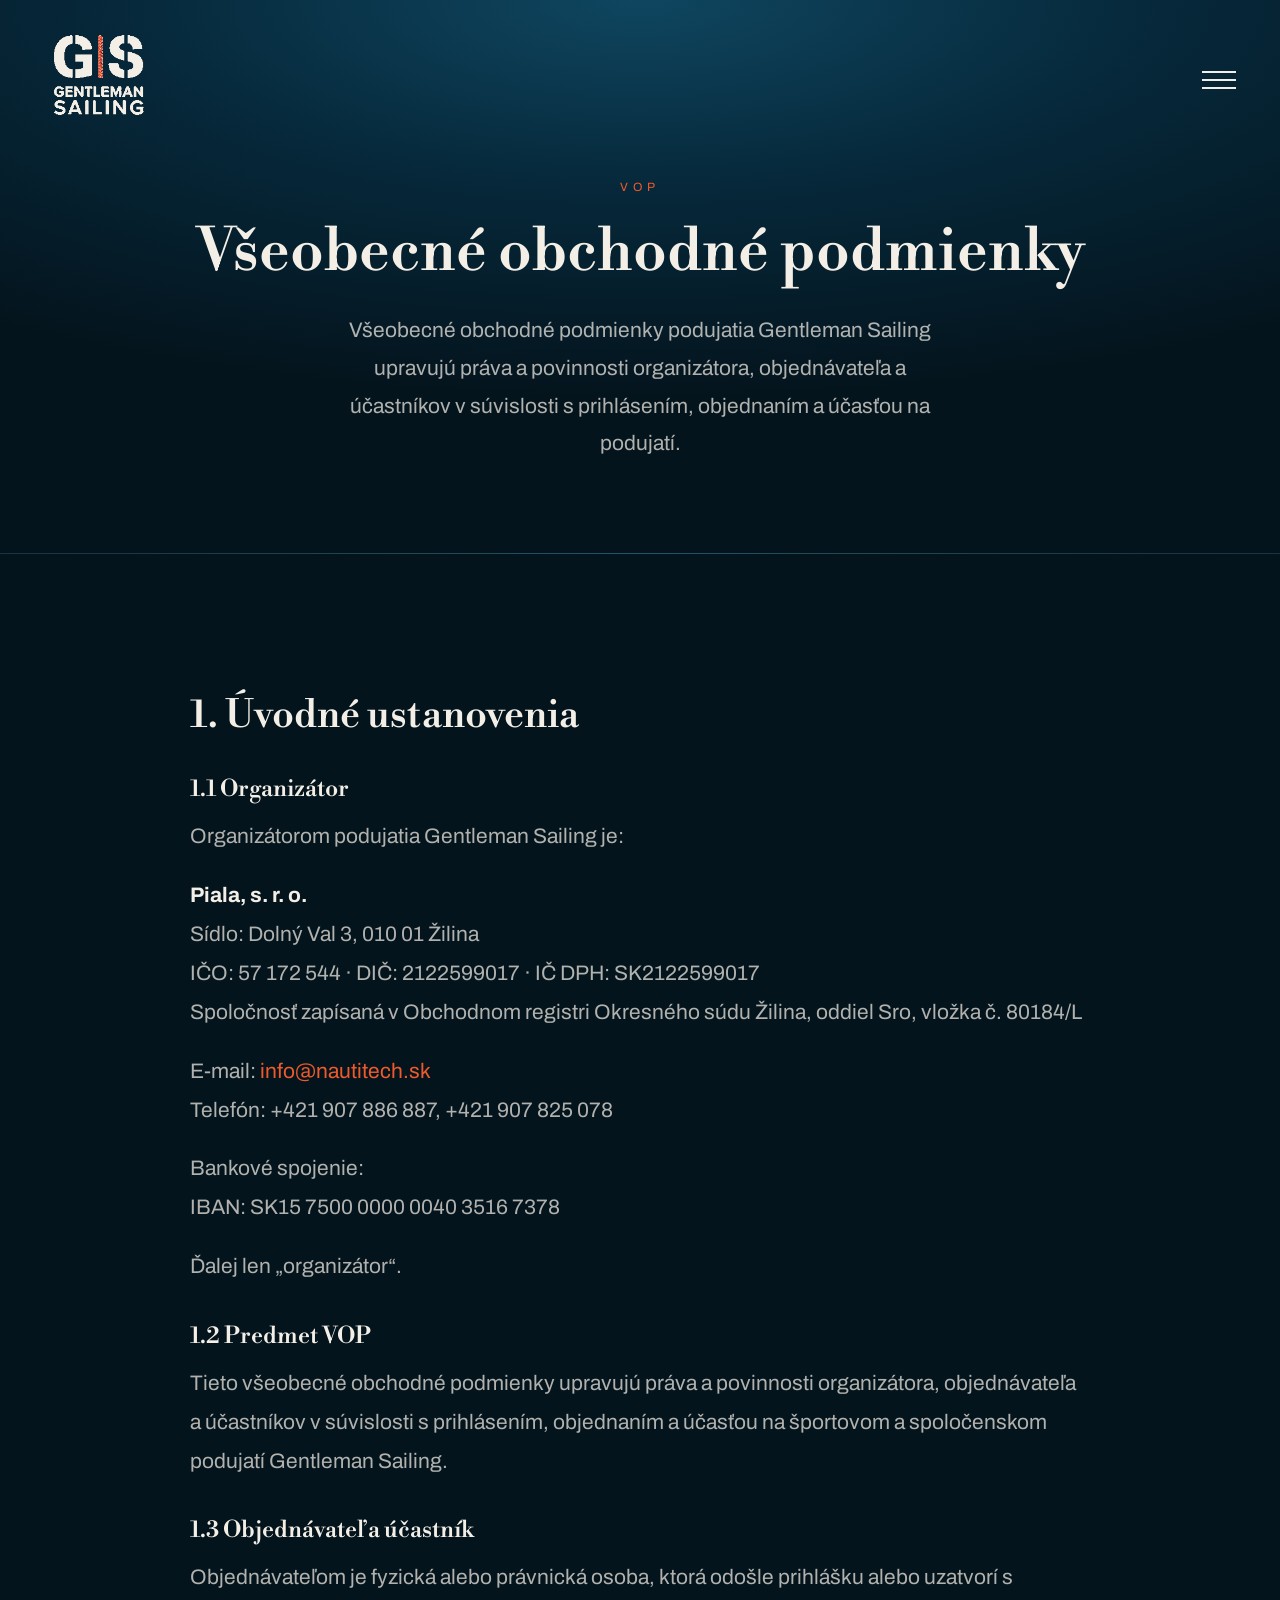
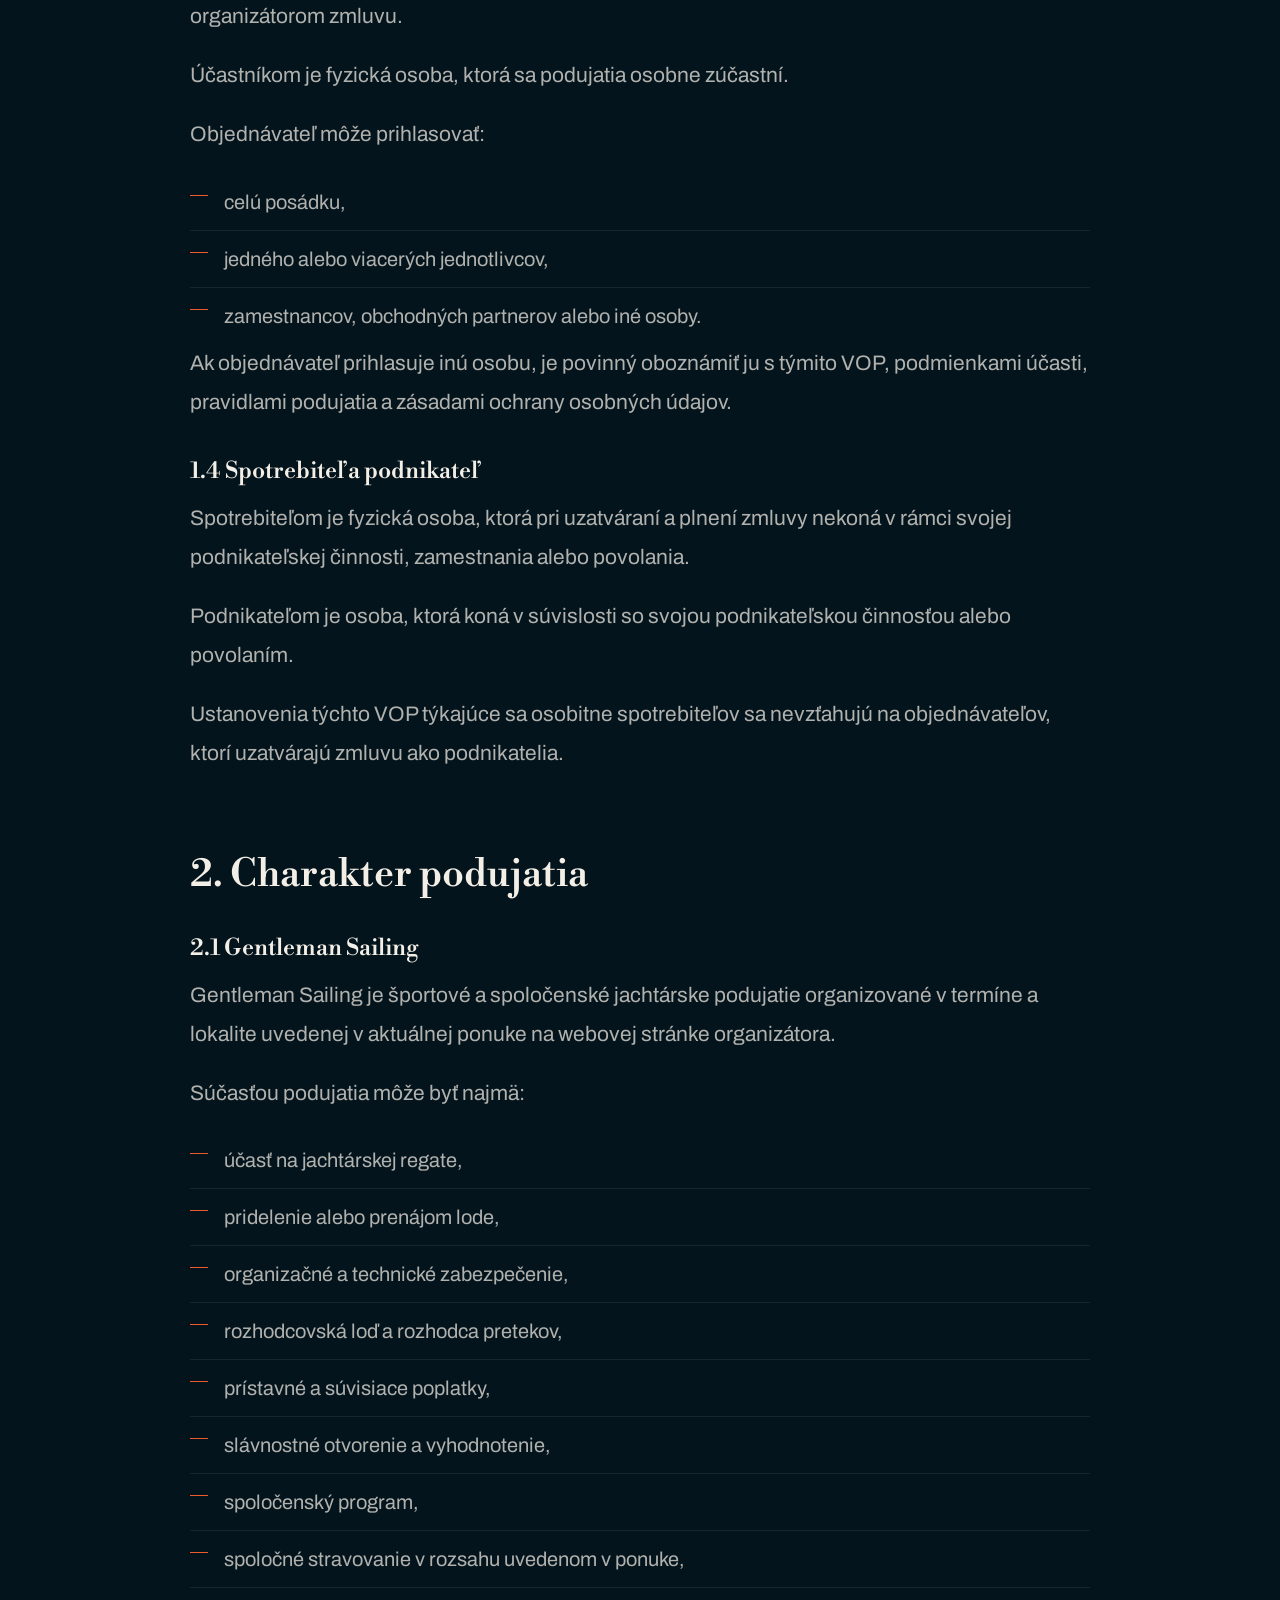
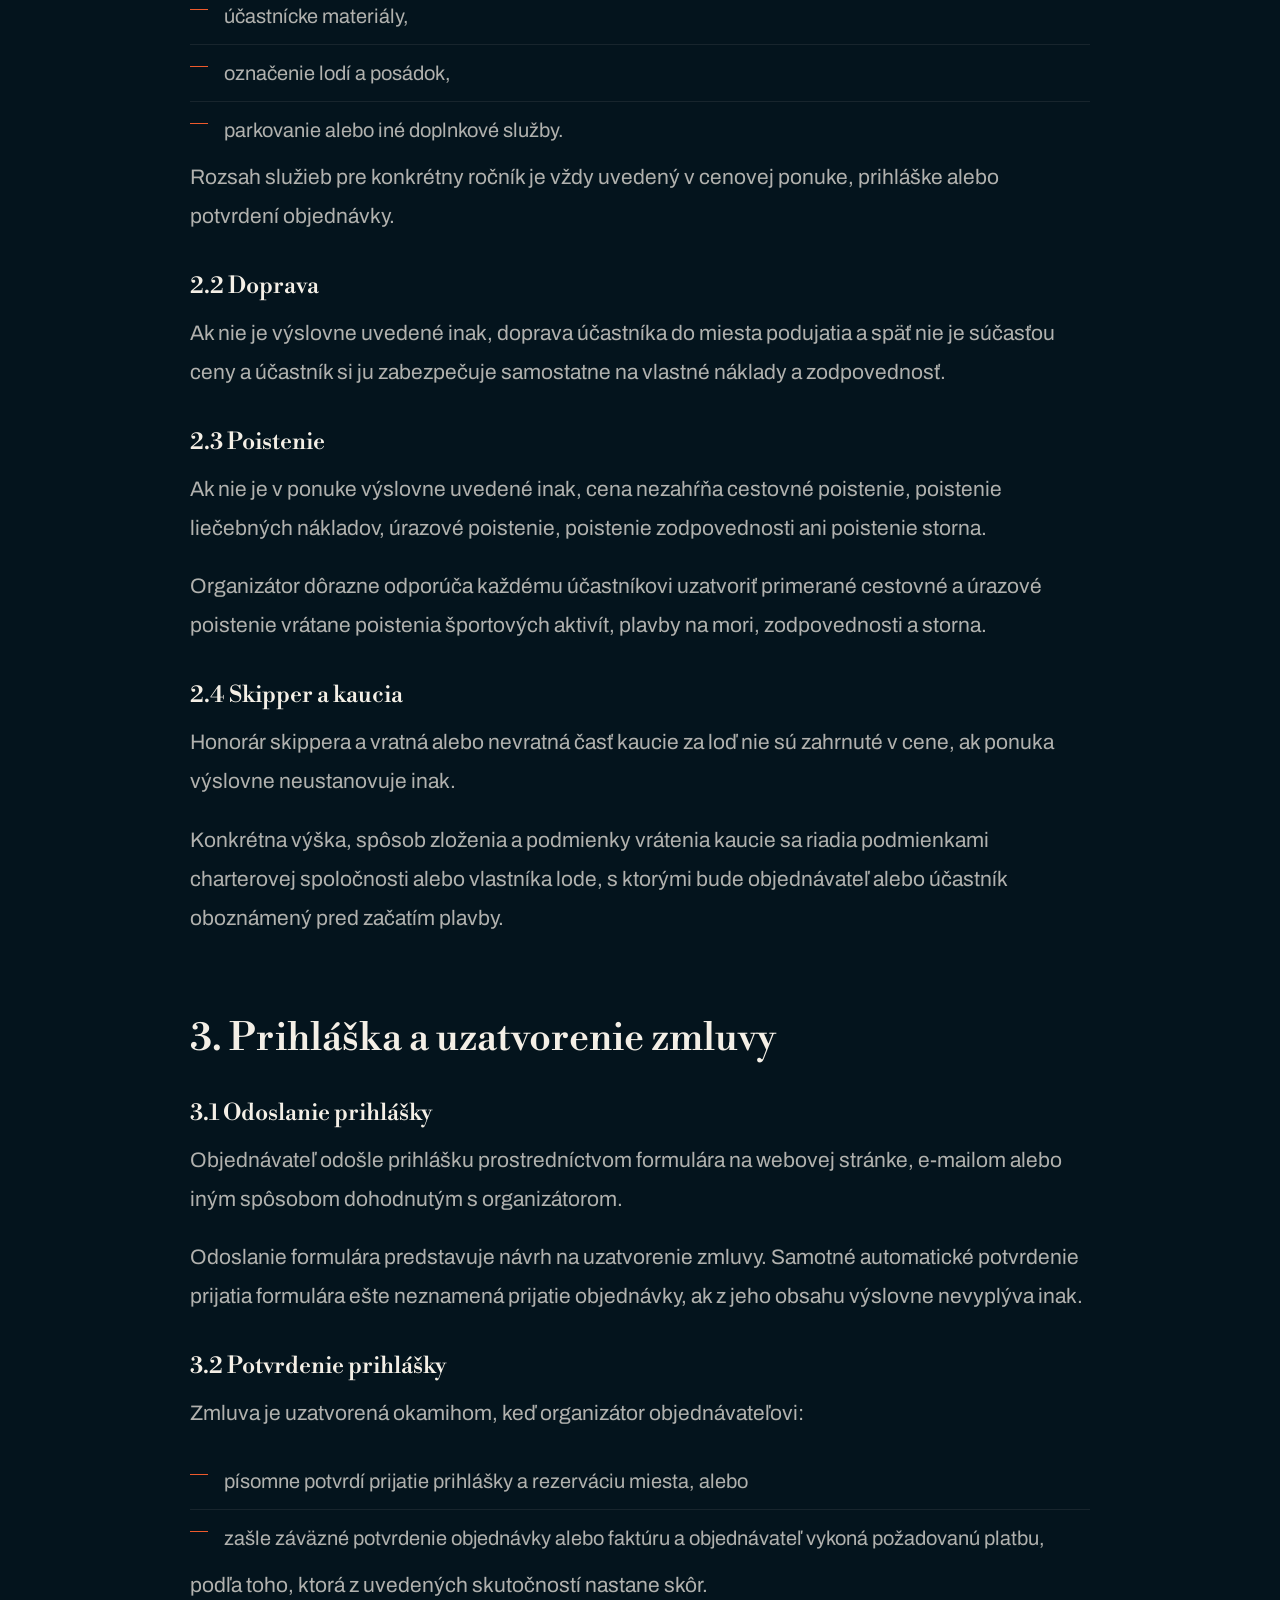
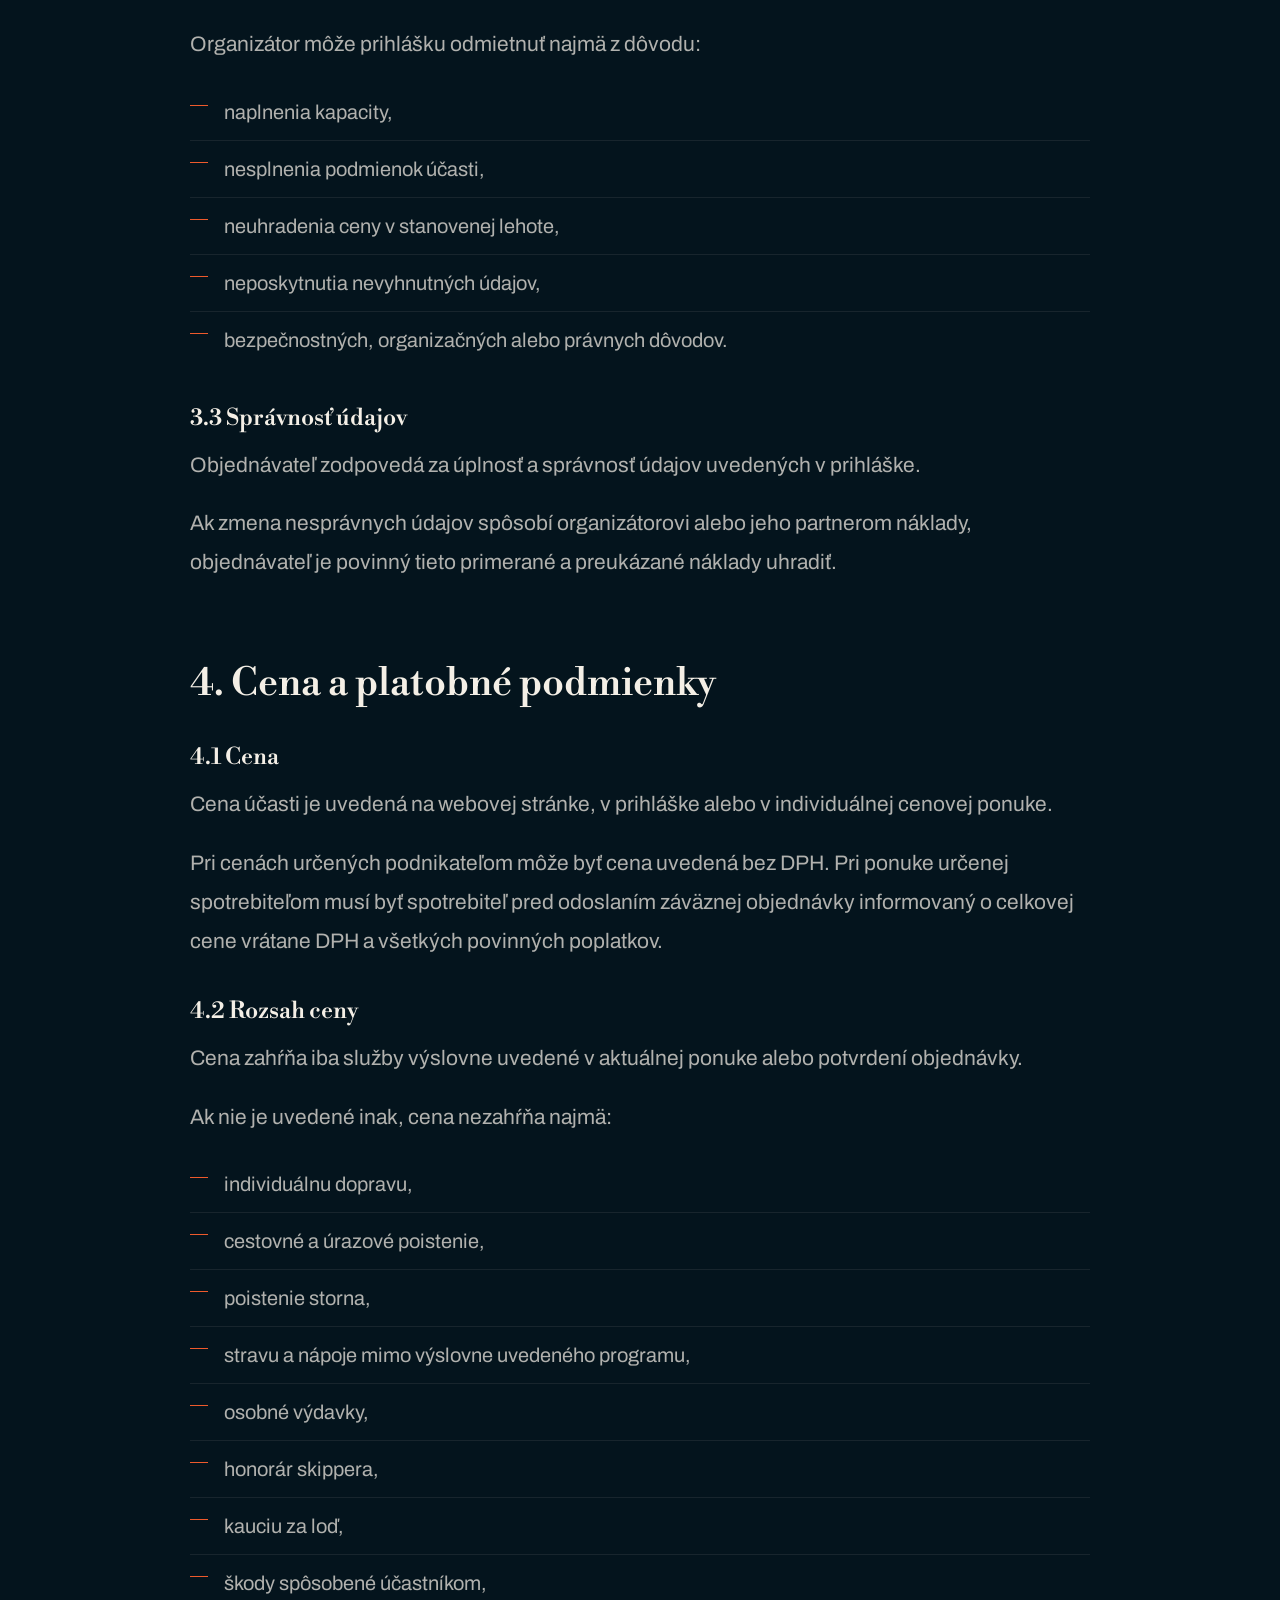
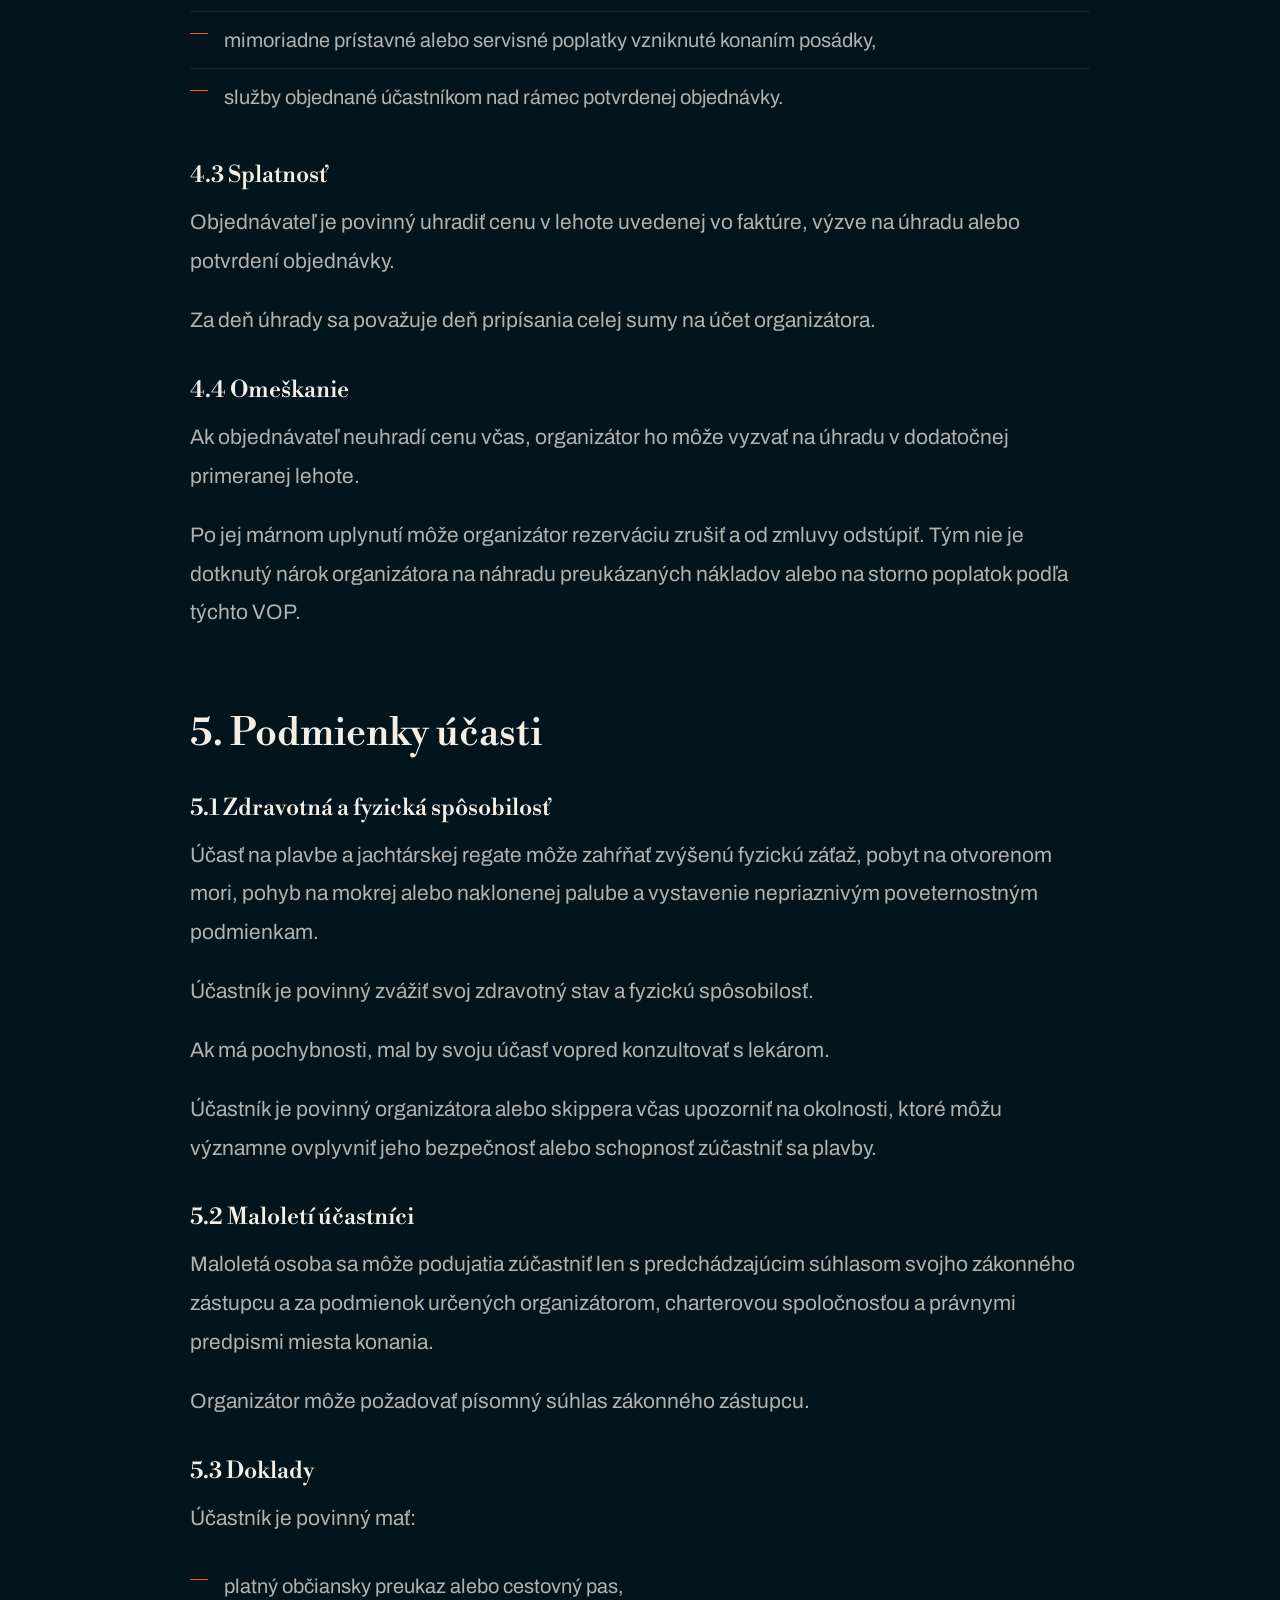
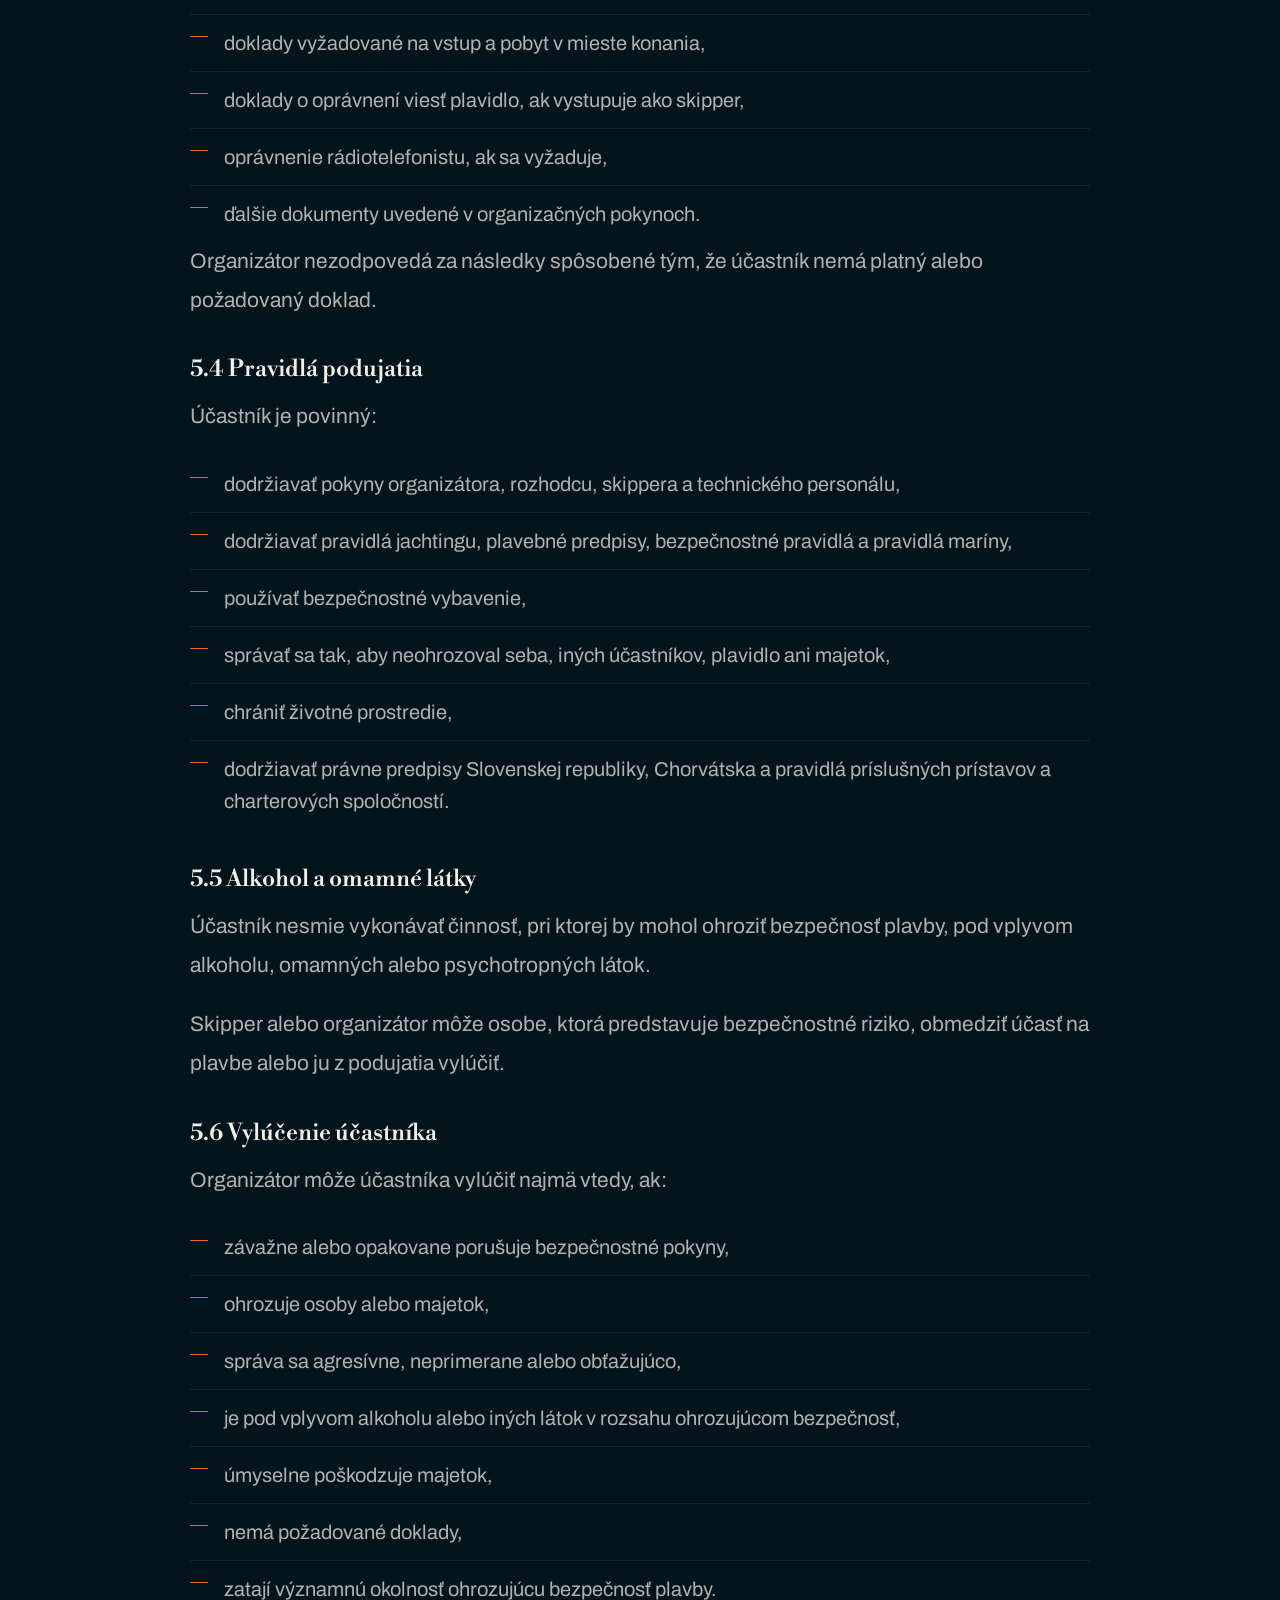
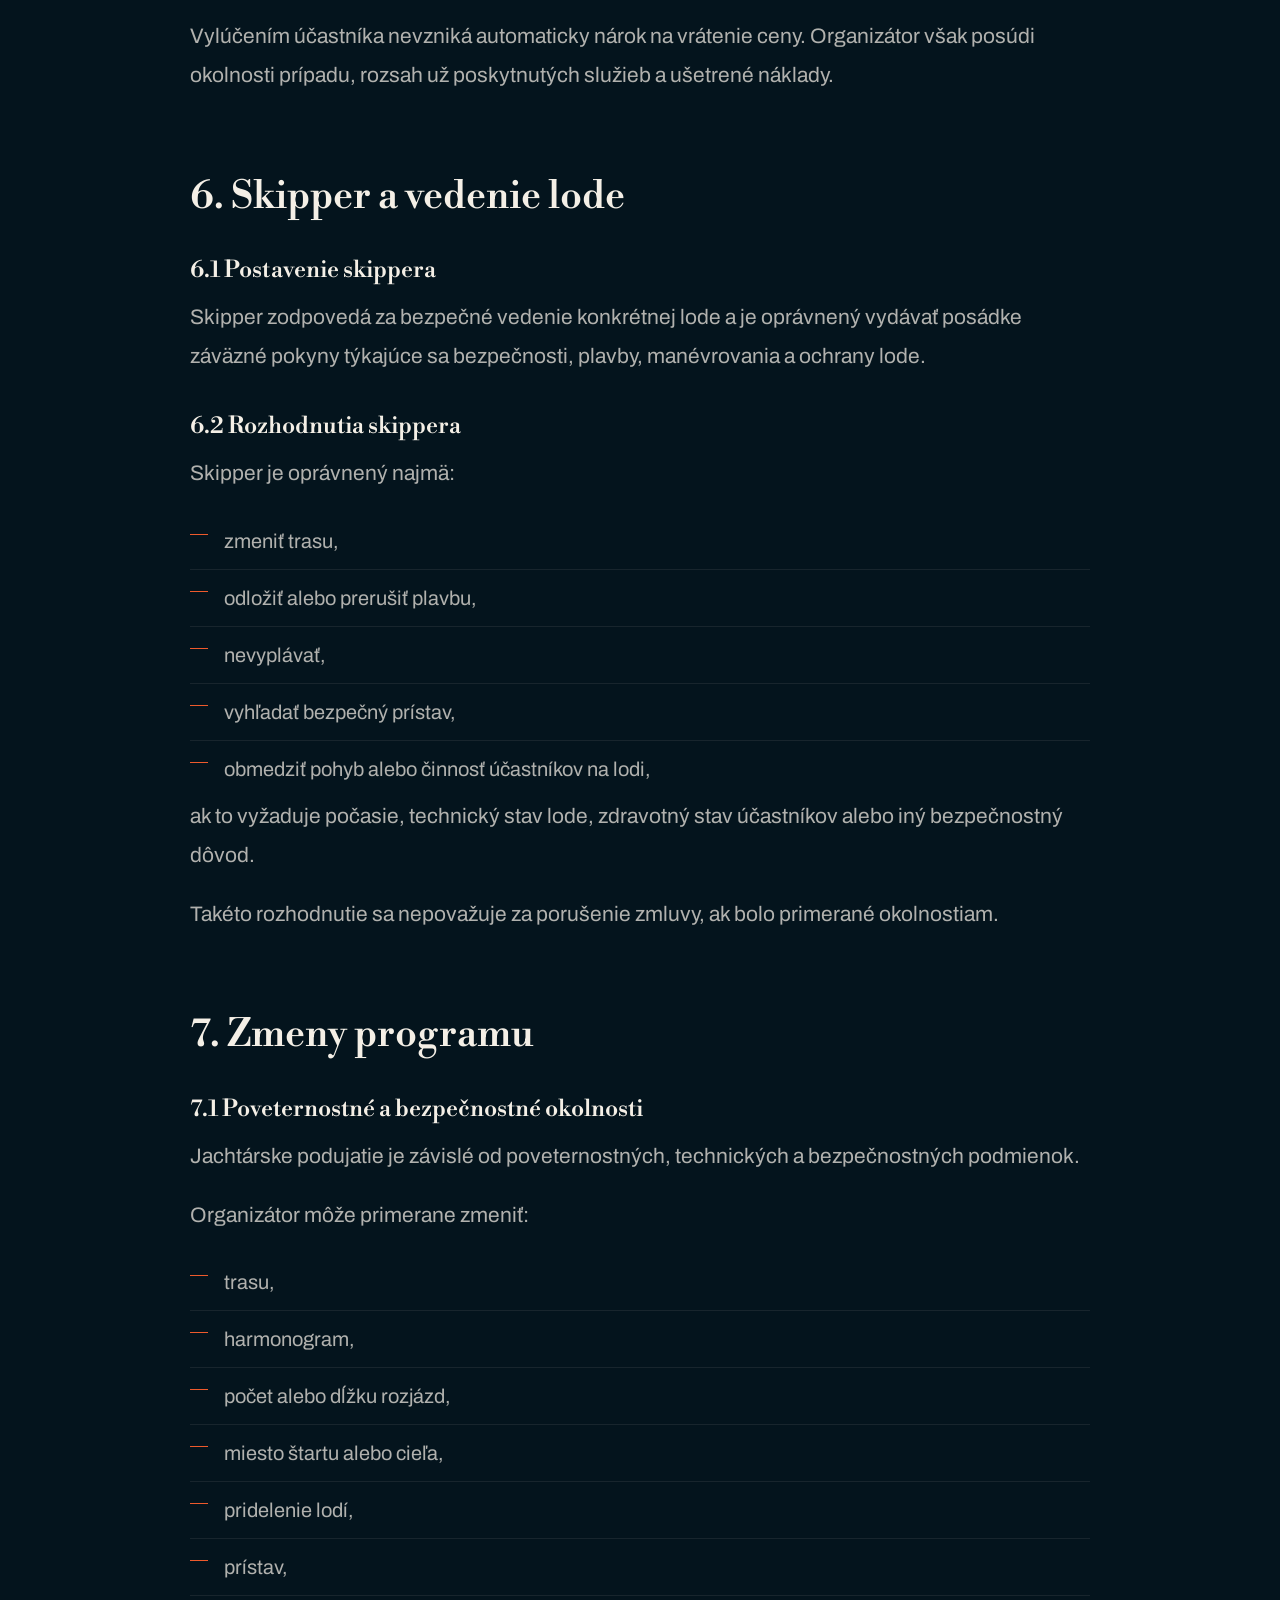
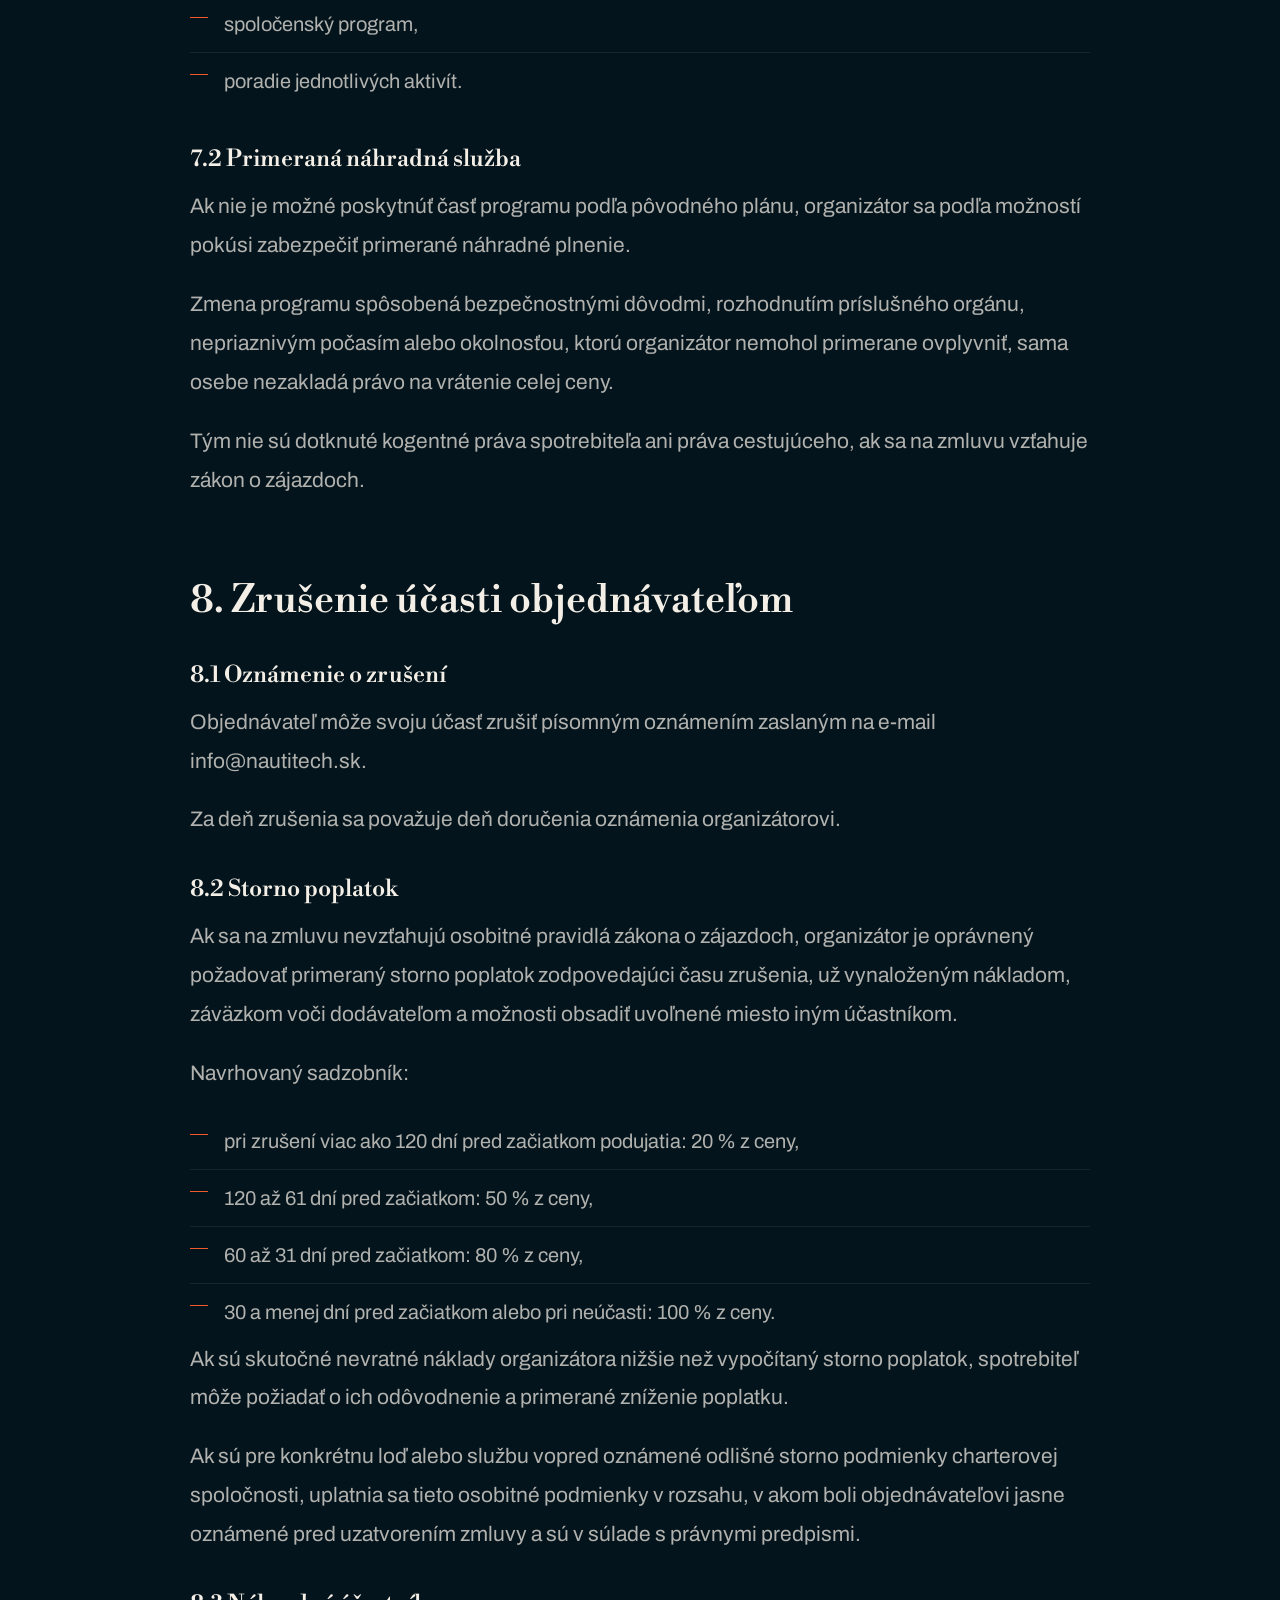
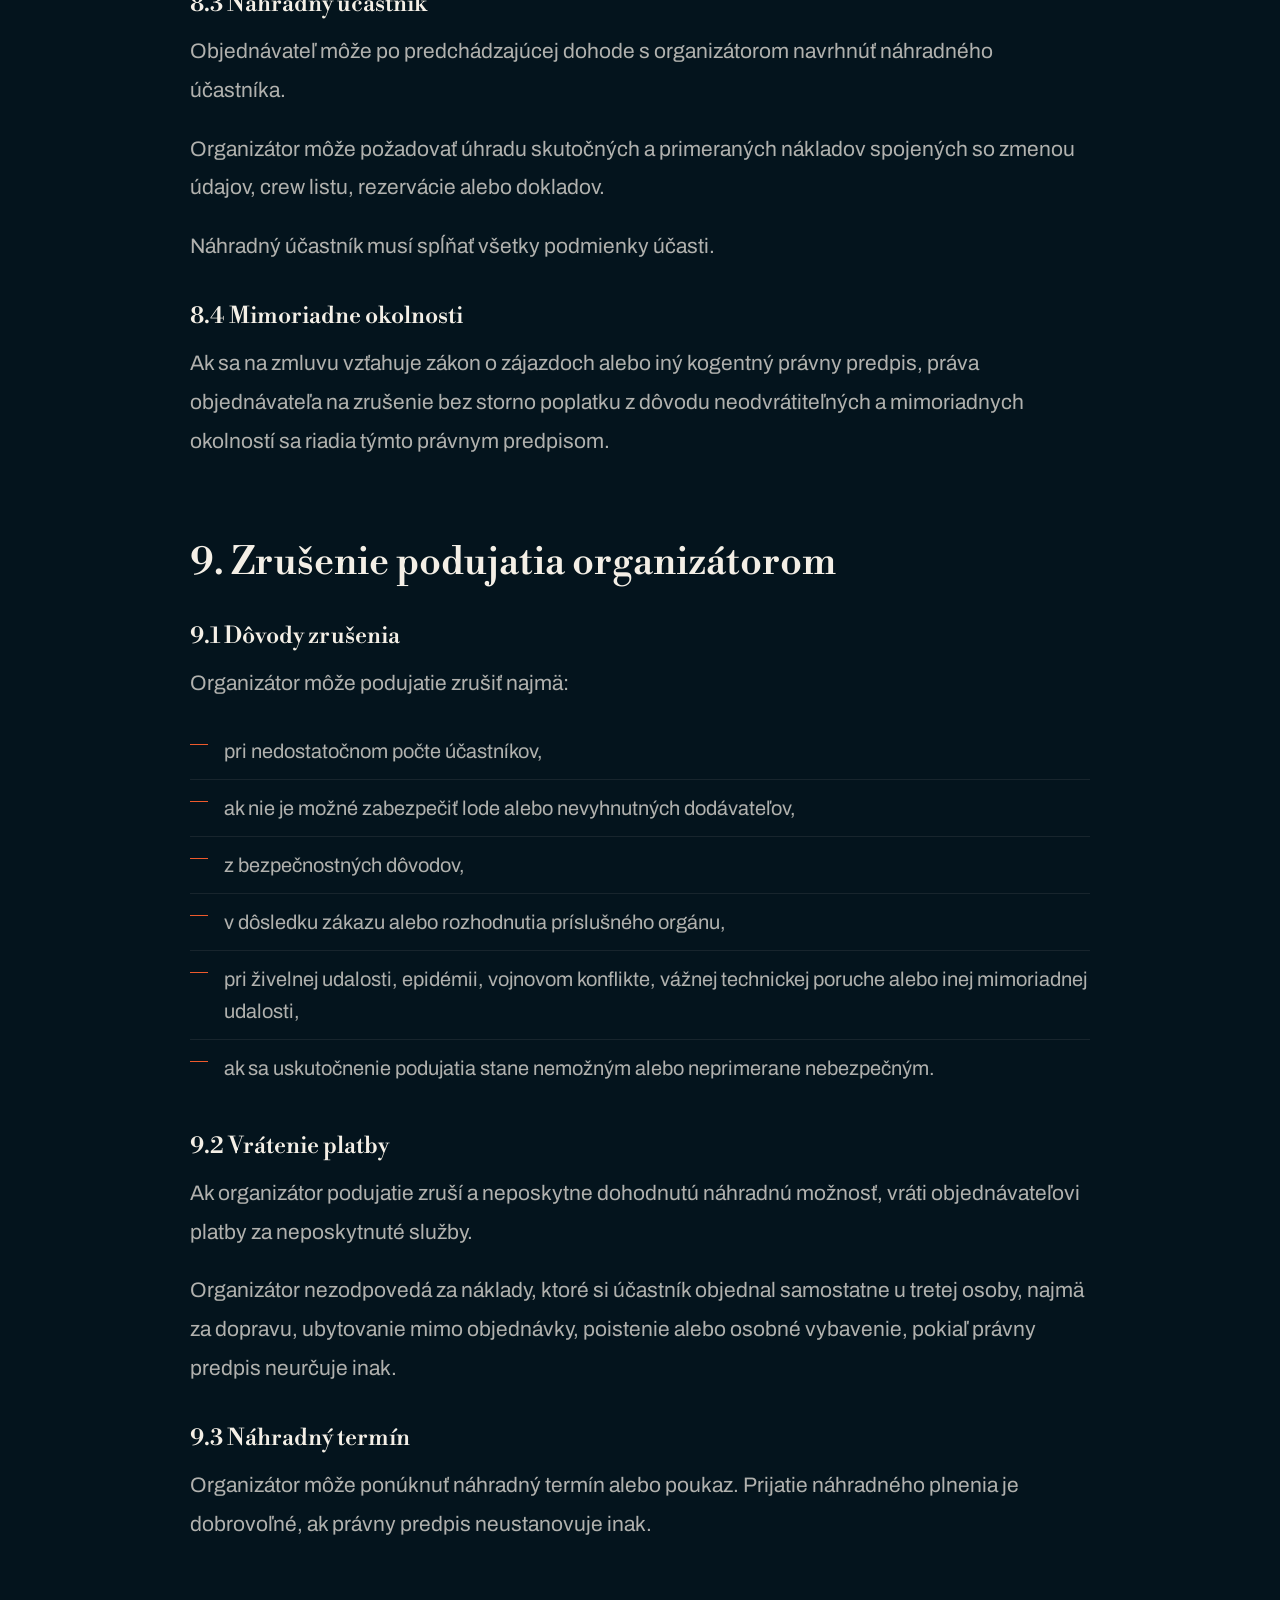
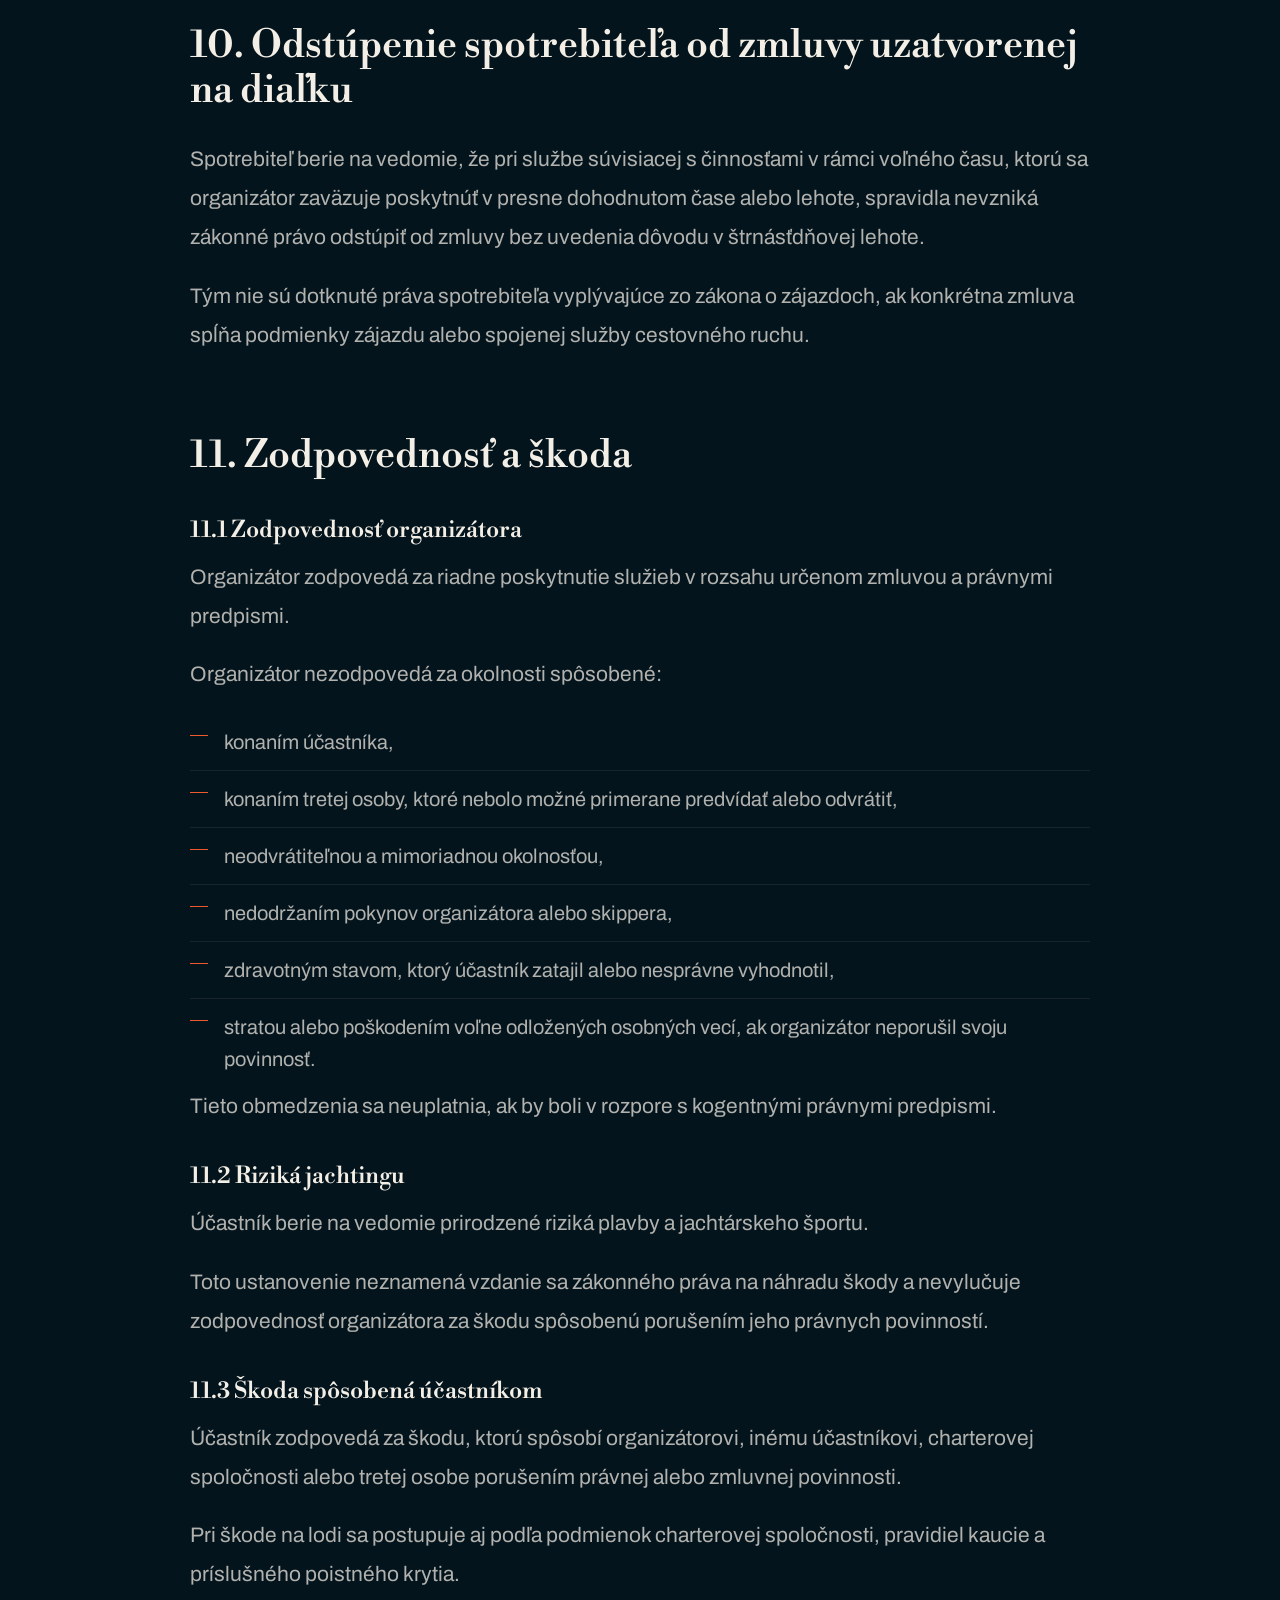
<file: vop.html>
<!DOCTYPE html>
<html lang="sk">
<head>
  <meta charset="utf-8">
  <meta name="viewport" content="width=device-width, initial-scale=1">
  <title>Všeobecné obchodné podmienky — Gentleman Sailing</title>
  <meta name="description" content="Všeobecné obchodné podmienky podujatia Gentleman Sailing. Organizátor Piala, s. r. o.">
  <link rel="canonical" href="https://www.gentlemansailing.sk/vop.html">
  <meta name="theme-color" content="#04141d">
  <meta property="og:type" content="website">
  <meta property="og:site_name" content="Gentleman Sailing">
  <meta property="og:locale" content="sk_SK">
  <meta property="og:url" content="https://www.gentlemansailing.sk/vop.html">
  <meta property="og:title" content="Všeobecné obchodné podmienky — Gentleman Sailing">
  <meta property="og:description" content="Všeobecné obchodné podmienky podujatia Gentleman Sailing. Organizátor Piala, s. r. o.">
  <meta property="og:image" content="https://www.gentlemansailing.sk/foto/ev-intro.jpg">
  <meta name="twitter:card" content="summary_large_image">
  <link rel="icon" href="assets/logo-gs-navy.png">
  <link rel="apple-touch-icon" href="assets/logo-gs-navy.png">

  <link rel="preconnect" href="https://fonts.googleapis.com">
  <link rel="preconnect" href="https://fonts.gstatic.com" crossorigin>
  <link href="https://fonts.googleapis.com/css2?family=Libre+Bodoni:ital,wght@0,400..700;1,400..700&family=Cardo:wght@400;700&family=Archivo:wght@300;400;500;600&family=Space+Mono&display=swap" rel="stylesheet">

  <link rel="stylesheet" href="styles.css?v=202609221257">
</head>
<body>

  <!-- ==================== NAV ==================== -->
  <nav class="nav" id="nav">
    <a href="index.html#top" class="nav__brand" aria-label="Gentleman Sailing — domov">
      <img src="assets/logo-gs-light.png" alt="Gentleman Sailing" class="nav__logo">
    </a>
    <div class="nav__links" id="navLinks">
      <a href="index.html#top" class="navlink" data-i18n="nav_home">Domov</a>
      <a href="info.html" class="navlink" data-i18n="ev_info">Ako sa pripraviť na regatu</a>
      <a href="zazijete.html" class="navlink" data-i18n="ev_experience">Čo zažijete na regate</a>
      <a href="eventy.html" class="navlink" data-i18n="ev_events">Eventy &amp; teambuildingy</a>
      <a href="partneri.html" class="navlink" data-i18n="ev_partners">Partneri</a>
      <a href="prihlaska.html" class="cta nav__cta" data-i18n="ev_signup">Prihláška</a>
      <button type="button" class="lang-toggle" id="langToggle" aria-label="Prepnúť jazyk / Toggle language">SK / en</button>
    </div>
    <button type="button" class="nav__burger" id="burger" aria-label="Menu" aria-expanded="false">
      <span></span><span></span><span></span>
    </button>
  </nav>

  <!-- ==================== HEADER ==================== -->
  <header class="page-hero">
    <div class="eyebrow" data-i18n="v_eyebrow">VOP</div>
    <h1 class="h2" data-i18n="v_title">Všeobecné obchodné podmienky</h1>
    <p class="page-hero__lead">Všeobecné obchodné podmienky podujatia Gentleman Sailing upravujú práva a povinnosti organizátora, objednávateľa a účastníkov v súvislosti s prihlásením, objednaním a účasťou na podujatí.</p>
  </header>

  <!-- ==================== OBSAH ==================== -->
  <section class="section">
    <div class="article">

      <div class="block">
        <h3 class="h3-serif">1. Úvodné ustanovenia</h3>

        <h4>1.1 Organizátor</h4>
        <p>Organizátorom podujatia Gentleman Sailing je:</p>
        <p><strong>Piala, s. r. o.</strong><br>
        Sídlo: Dolný Val 3, 010 01 Žilina<br>
        IČO: 57 172 544 · DIČ: 2122599017 · IČ DPH: SK2122599017<br>
        Spoločnosť zapísaná v Obchodnom registri Okresného súdu Žilina, oddiel Sro, vložka č. 80184/L</p>
        <p>E-mail: <a href="mailto:info@nautitech.sk" style="color:var(--accent); text-decoration:none;">info@nautitech.sk</a><br>
        Telefón: +421 907 886 887, +421 907 825 078</p>
        <p>Bankové spojenie:<br>IBAN: SK15 7500 0000 0040 3516 7378</p>
        <p>Ďalej len „organizátor“.</p>

        <h4>1.2 Predmet VOP</h4>
        <p>Tieto všeobecné obchodné podmienky upravujú práva a povinnosti organizátora, objednávateľa a účastníkov v súvislosti s prihlásením, objednaním a účasťou na športovom a spoločenskom podujatí Gentleman Sailing.</p>

        <h4>1.3 Objednávateľ a účastník</h4>
        <p>Objednávateľom je fyzická alebo právnická osoba, ktorá odošle prihlášku alebo uzatvorí s organizátorom zmluvu.</p>
        <p>Účastníkom je fyzická osoba, ktorá sa podujatia osobne zúčastní.</p>
        <p>Objednávateľ môže prihlasovať:</p>
        <ul class="ticklist">
          <li>celú posádku,</li>
          <li>jedného alebo viacerých jednotlivcov,</li>
          <li>zamestnancov, obchodných partnerov alebo iné osoby.</li>
        </ul>
        <p>Ak objednávateľ prihlasuje inú osobu, je povinný oboznámiť ju s týmito VOP, podmienkami účasti, pravidlami podujatia a zásadami ochrany osobných údajov.</p>

        <h4>1.4 Spotrebiteľ a podnikateľ</h4>
        <p>Spotrebiteľom je fyzická osoba, ktorá pri uzatváraní a plnení zmluvy nekoná v rámci svojej podnikateľskej činnosti, zamestnania alebo povolania.</p>
        <p>Podnikateľom je osoba, ktorá koná v súvislosti so svojou podnikateľskou činnosťou alebo povolaním.</p>
        <p>Ustanovenia týchto VOP týkajúce sa osobitne spotrebiteľov sa nevzťahujú na objednávateľov, ktorí uzatvárajú zmluvu ako podnikatelia.</p>
      </div>

      <div class="block">
        <h3 class="h3-serif">2. Charakter podujatia</h3>

        <h4>2.1 Gentleman Sailing</h4>
        <p>Gentleman Sailing je športové a spoločenské jachtárske podujatie organizované v termíne a lokalite uvedenej v aktuálnej ponuke na webovej stránke organizátora.</p>
        <p>Súčasťou podujatia môže byť najmä:</p>
        <ul class="ticklist">
          <li>účasť na jachtárskej regate,</li>
          <li>pridelenie alebo prenájom lode,</li>
          <li>organizačné a technické zabezpečenie,</li>
          <li>rozhodcovská loď a rozhodca pretekov,</li>
          <li>prístavné a súvisiace poplatky,</li>
          <li>slávnostné otvorenie a vyhodnotenie,</li>
          <li>spoločenský program,</li>
          <li>spoločné stravovanie v rozsahu uvedenom v ponuke,</li>
          <li>účastnícke materiály,</li>
          <li>označenie lodí a posádok,</li>
          <li>parkovanie alebo iné doplnkové služby.</li>
        </ul>
        <p>Rozsah služieb pre konkrétny ročník je vždy uvedený v cenovej ponuke, prihláške alebo potvrdení objednávky.</p>

        <h4>2.2 Doprava</h4>
        <p>Ak nie je výslovne uvedené inak, doprava účastníka do miesta podujatia a späť nie je súčasťou ceny a účastník si ju zabezpečuje samostatne na vlastné náklady a zodpovednosť.</p>

        <h4>2.3 Poistenie</h4>
        <p>Ak nie je v ponuke výslovne uvedené inak, cena nezahŕňa cestovné poistenie, poistenie liečebných nákladov, úrazové poistenie, poistenie zodpovednosti ani poistenie storna.</p>
        <p>Organizátor dôrazne odporúča každému účastníkovi uzatvoriť primerané cestovné a úrazové poistenie vrátane poistenia športových aktivít, plavby na mori, zodpovednosti a storna.</p>

        <h4>2.4 Skipper a kaucia</h4>
        <p>Honorár skippera a vratná alebo nevratná časť kaucie za loď nie sú zahrnuté v cene, ak ponuka výslovne neustanovuje inak.</p>
        <p>Konkrétna výška, spôsob zloženia a podmienky vrátenia kaucie sa riadia podmienkami charterovej spoločnosti alebo vlastníka lode, s ktorými bude objednávateľ alebo účastník oboznámený pred začatím plavby.</p>
      </div>

      <div class="block">
        <h3 class="h3-serif">3. Prihláška a uzatvorenie zmluvy</h3>

        <h4>3.1 Odoslanie prihlášky</h4>
        <p>Objednávateľ odošle prihlášku prostredníctvom formulára na webovej stránke, e-mailom alebo iným spôsobom dohodnutým s organizátorom.</p>
        <p>Odoslanie formulára predstavuje návrh na uzatvorenie zmluvy. Samotné automatické potvrdenie prijatia formulára ešte neznamená prijatie objednávky, ak z jeho obsahu výslovne nevyplýva inak.</p>

        <h4>3.2 Potvrdenie prihlášky</h4>
        <p>Zmluva je uzatvorená okamihom, keď organizátor objednávateľovi:</p>
        <ul class="ticklist">
          <li>písomne potvrdí prijatie prihlášky a rezerváciu miesta, alebo</li>
          <li>zašle záväzné potvrdenie objednávky alebo faktúru a objednávateľ vykoná požadovanú platbu,</li>
        </ul>
        <p>podľa toho, ktorá z uvedených skutočností nastane skôr.</p>
        <p>Organizátor môže prihlášku odmietnuť najmä z dôvodu:</p>
        <ul class="ticklist">
          <li>naplnenia kapacity,</li>
          <li>nesplnenia podmienok účasti,</li>
          <li>neuhradenia ceny v stanovenej lehote,</li>
          <li>neposkytnutia nevyhnutných údajov,</li>
          <li>bezpečnostných, organizačných alebo právnych dôvodov.</li>
        </ul>

        <h4>3.3 Správnosť údajov</h4>
        <p>Objednávateľ zodpovedá za úplnosť a správnosť údajov uvedených v prihláške.</p>
        <p>Ak zmena nesprávnych údajov spôsobí organizátorovi alebo jeho partnerom náklady, objednávateľ je povinný tieto primerané a preukázané náklady uhradiť.</p>
      </div>

      <div class="block">
        <h3 class="h3-serif">4. Cena a platobné podmienky</h3>

        <h4>4.1 Cena</h4>
        <p>Cena účasti je uvedená na webovej stránke, v prihláške alebo v individuálnej cenovej ponuke.</p>
        <p>Pri cenách určených podnikateľom môže byť cena uvedená bez DPH. Pri ponuke určenej spotrebiteľom musí byť spotrebiteľ pred odoslaním záväznej objednávky informovaný o celkovej cene vrátane DPH a všetkých povinných poplatkov.</p>

        <h4>4.2 Rozsah ceny</h4>
        <p>Cena zahŕňa iba služby výslovne uvedené v aktuálnej ponuke alebo potvrdení objednávky.</p>
        <p>Ak nie je uvedené inak, cena nezahŕňa najmä:</p>
        <ul class="ticklist">
          <li>individuálnu dopravu,</li>
          <li>cestovné a úrazové poistenie,</li>
          <li>poistenie storna,</li>
          <li>stravu a nápoje mimo výslovne uvedeného programu,</li>
          <li>osobné výdavky,</li>
          <li>honorár skippera,</li>
          <li>kauciu za loď,</li>
          <li>škody spôsobené účastníkom,</li>
          <li>mimoriadne prístavné alebo servisné poplatky vzniknuté konaním posádky,</li>
          <li>služby objednané účastníkom nad rámec potvrdenej objednávky.</li>
        </ul>

        <h4>4.3 Splatnosť</h4>
        <p>Objednávateľ je povinný uhradiť cenu v lehote uvedenej vo faktúre, výzve na úhradu alebo potvrdení objednávky.</p>
        <p>Za deň úhrady sa považuje deň pripísania celej sumy na účet organizátora.</p>

        <h4>4.4 Omeškanie</h4>
        <p>Ak objednávateľ neuhradí cenu včas, organizátor ho môže vyzvať na úhradu v dodatočnej primeranej lehote.</p>
        <p>Po jej márnom uplynutí môže organizátor rezerváciu zrušiť a od zmluvy odstúpiť. Tým nie je dotknutý nárok organizátora na náhradu preukázaných nákladov alebo na storno poplatok podľa týchto VOP.</p>
      </div>

      <div class="block">
        <h3 class="h3-serif">5. Podmienky účasti</h3>

        <h4>5.1 Zdravotná a fyzická spôsobilosť</h4>
        <p>Účasť na plavbe a jachtárskej regate môže zahŕňať zvýšenú fyzickú záťaž, pobyt na otvorenom mori, pohyb na mokrej alebo naklonenej palube a vystavenie nepriaznivým poveternostným podmienkam.</p>
        <p>Účastník je povinný zvážiť svoj zdravotný stav a fyzickú spôsobilosť.</p>
        <p>Ak má pochybnosti, mal by svoju účasť vopred konzultovať s lekárom.</p>
        <p>Účastník je povinný organizátora alebo skippera včas upozorniť na okolnosti, ktoré môžu významne ovplyvniť jeho bezpečnosť alebo schopnosť zúčastniť sa plavby.</p>

        <h4>5.2 Maloletí účastníci</h4>
        <p>Maloletá osoba sa môže podujatia zúčastniť len s predchádzajúcim súhlasom svojho zákonného zástupcu a za podmienok určených organizátorom, charterovou spoločnosťou a právnymi predpismi miesta konania.</p>
        <p>Organizátor môže požadovať písomný súhlas zákonného zástupcu.</p>

        <h4>5.3 Doklady</h4>
        <p>Účastník je povinný mať:</p>
        <ul class="ticklist">
          <li>platný občiansky preukaz alebo cestovný pas,</li>
          <li>doklady vyžadované na vstup a pobyt v mieste konania,</li>
          <li>doklady o oprávnení viesť plavidlo, ak vystupuje ako skipper,</li>
          <li>oprávnenie rádiotelefonistu, ak sa vyžaduje,</li>
          <li>ďalšie dokumenty uvedené v organizačných pokynoch.</li>
        </ul>
        <p>Organizátor nezodpovedá za následky spôsobené tým, že účastník nemá platný alebo požadovaný doklad.</p>

        <h4>5.4 Pravidlá podujatia</h4>
        <p>Účastník je povinný:</p>
        <ul class="ticklist">
          <li>dodržiavať pokyny organizátora, rozhodcu, skippera a technického personálu,</li>
          <li>dodržiavať pravidlá jachtingu, plavebné predpisy, bezpečnostné pravidlá a pravidlá maríny,</li>
          <li>používať bezpečnostné vybavenie,</li>
          <li>správať sa tak, aby neohrozoval seba, iných účastníkov, plavidlo ani majetok,</li>
          <li>chrániť životné prostredie,</li>
          <li>dodržiavať právne predpisy Slovenskej republiky, Chorvátska a pravidlá príslušných prístavov a charterových spoločností.</li>
        </ul>

        <h4>5.5 Alkohol a omamné látky</h4>
        <p>Účastník nesmie vykonávať činnosť, pri ktorej by mohol ohroziť bezpečnosť plavby, pod vplyvom alkoholu, omamných alebo psychotropných látok.</p>
        <p>Skipper alebo organizátor môže osobe, ktorá predstavuje bezpečnostné riziko, obmedziť účasť na plavbe alebo ju z podujatia vylúčiť.</p>

        <h4>5.6 Vylúčenie účastníka</h4>
        <p>Organizátor môže účastníka vylúčiť najmä vtedy, ak:</p>
        <ul class="ticklist">
          <li>závažne alebo opakovane porušuje bezpečnostné pokyny,</li>
          <li>ohrozuje osoby alebo majetok,</li>
          <li>správa sa agresívne, neprimerane alebo obťažujúco,</li>
          <li>je pod vplyvom alkoholu alebo iných látok v rozsahu ohrozujúcom bezpečnosť,</li>
          <li>úmyselne poškodzuje majetok,</li>
          <li>nemá požadované doklady,</li>
          <li>zatají významnú okolnosť ohrozujúcu bezpečnosť plavby.</li>
        </ul>
        <p>Vylúčením účastníka nevzniká automaticky nárok na vrátenie ceny. Organizátor však posúdi okolnosti prípadu, rozsah už poskytnutých služieb a ušetrené náklady.</p>
      </div>

      <div class="block">
        <h3 class="h3-serif">6. Skipper a vedenie lode</h3>

        <h4>6.1 Postavenie skippera</h4>
        <p>Skipper zodpovedá za bezpečné vedenie konkrétnej lode a je oprávnený vydávať posádke záväzné pokyny týkajúce sa bezpečnosti, plavby, manévrovania a ochrany lode.</p>

        <h4>6.2 Rozhodnutia skippera</h4>
        <p>Skipper je oprávnený najmä:</p>
        <ul class="ticklist">
          <li>zmeniť trasu,</li>
          <li>odložiť alebo prerušiť plavbu,</li>
          <li>nevyplávať,</li>
          <li>vyhľadať bezpečný prístav,</li>
          <li>obmedziť pohyb alebo činnosť účastníkov na lodi,</li>
        </ul>
        <p>ak to vyžaduje počasie, technický stav lode, zdravotný stav účastníkov alebo iný bezpečnostný dôvod.</p>
        <p>Takéto rozhodnutie sa nepovažuje za porušenie zmluvy, ak bolo primerané okolnostiam.</p>
      </div>

      <div class="block">
        <h3 class="h3-serif">7. Zmeny programu</h3>

        <h4>7.1 Poveternostné a bezpečnostné okolnosti</h4>
        <p>Jachtárske podujatie je závislé od poveternostných, technických a bezpečnostných podmienok.</p>
        <p>Organizátor môže primerane zmeniť:</p>
        <ul class="ticklist">
          <li>trasu,</li>
          <li>harmonogram,</li>
          <li>počet alebo dĺžku rozjázd,</li>
          <li>miesto štartu alebo cieľa,</li>
          <li>pridelenie lodí,</li>
          <li>prístav,</li>
          <li>spoločenský program,</li>
          <li>poradie jednotlivých aktivít.</li>
        </ul>

        <h4>7.2 Primeraná náhradná služba</h4>
        <p>Ak nie je možné poskytnúť časť programu podľa pôvodného plánu, organizátor sa podľa možností pokúsi zabezpečiť primerané náhradné plnenie.</p>
        <p>Zmena programu spôsobená bezpečnostnými dôvodmi, rozhodnutím príslušného orgánu, nepriaznivým počasím alebo okolnosťou, ktorú organizátor nemohol primerane ovplyvniť, sama osebe nezakladá právo na vrátenie celej ceny.</p>
        <p>Tým nie sú dotknuté kogentné práva spotrebiteľa ani práva cestujúceho, ak sa na zmluvu vzťahuje zákon o zájazdoch.</p>
      </div>

      <div class="block">
        <h3 class="h3-serif">8. Zrušenie účasti objednávateľom</h3>

        <h4>8.1 Oznámenie o zrušení</h4>
        <p>Objednávateľ môže svoju účasť zrušiť písomným oznámením zaslaným na e-mail info@nautitech.sk.</p>
        <p>Za deň zrušenia sa považuje deň doručenia oznámenia organizátorovi.</p>

        <h4>8.2 Storno poplatok</h4>
        <p>Ak sa na zmluvu nevzťahujú osobitné pravidlá zákona o zájazdoch, organizátor je oprávnený požadovať primeraný storno poplatok zodpovedajúci času zrušenia, už vynaloženým nákladom, záväzkom voči dodávateľom a možnosti obsadiť uvoľnené miesto iným účastníkom.</p>
        <p>Navrhovaný sadzobník:</p>
        <ul class="ticklist">
          <li>pri zrušení viac ako 120 dní pred začiatkom podujatia: 20 % z ceny,</li>
          <li>120 až 61 dní pred začiatkom: 50 % z ceny,</li>
          <li>60 až 31 dní pred začiatkom: 80 % z ceny,</li>
          <li>30 a menej dní pred začiatkom alebo pri neúčasti: 100 % z ceny.</li>
        </ul>
        <p>Ak sú skutočné nevratné náklady organizátora nižšie než vypočítaný storno poplatok, spotrebiteľ môže požiadať o ich odôvodnenie a primerané zníženie poplatku.</p>
        <p>Ak sú pre konkrétnu loď alebo službu vopred oznámené odlišné storno podmienky charterovej spoločnosti, uplatnia sa tieto osobitné podmienky v rozsahu, v akom boli objednávateľovi jasne oznámené pred uzatvorením zmluvy a sú v súlade s právnymi predpismi.</p>

        <h4>8.3 Náhradný účastník</h4>
        <p>Objednávateľ môže po predchádzajúcej dohode s organizátorom navrhnúť náhradného účastníka.</p>
        <p>Organizátor môže požadovať úhradu skutočných a primeraných nákladov spojených so zmenou údajov, crew listu, rezervácie alebo dokladov.</p>
        <p>Náhradný účastník musí spĺňať všetky podmienky účasti.</p>

        <h4>8.4 Mimoriadne okolnosti</h4>
        <p>Ak sa na zmluvu vzťahuje zákon o zájazdoch alebo iný kogentný právny predpis, práva objednávateľa na zrušenie bez storno poplatku z dôvodu neodvrátiteľných a mimoriadnych okolností sa riadia týmto právnym predpisom.</p>
      </div>

      <div class="block">
        <h3 class="h3-serif">9. Zrušenie podujatia organizátorom</h3>

        <h4>9.1 Dôvody zrušenia</h4>
        <p>Organizátor môže podujatie zrušiť najmä:</p>
        <ul class="ticklist">
          <li>pri nedostatočnom počte účastníkov,</li>
          <li>ak nie je možné zabezpečiť lode alebo nevyhnutných dodávateľov,</li>
          <li>z bezpečnostných dôvodov,</li>
          <li>v dôsledku zákazu alebo rozhodnutia príslušného orgánu,</li>
          <li>pri živelnej udalosti, epidémii, vojnovom konflikte, vážnej technickej poruche alebo inej mimoriadnej udalosti,</li>
          <li>ak sa uskutočnenie podujatia stane nemožným alebo neprimerane nebezpečným.</li>
        </ul>

        <h4>9.2 Vrátenie platby</h4>
        <p>Ak organizátor podujatie zruší a neposkytne dohodnutú náhradnú možnosť, vráti objednávateľovi platby za neposkytnuté služby.</p>
        <p>Organizátor nezodpovedá za náklady, ktoré si účastník objednal samostatne u tretej osoby, najmä za dopravu, ubytovanie mimo objednávky, poistenie alebo osobné vybavenie, pokiaľ právny predpis neurčuje inak.</p>

        <h4>9.3 Náhradný termín</h4>
        <p>Organizátor môže ponúknuť náhradný termín alebo poukaz. Prijatie náhradného plnenia je dobrovoľné, ak právny predpis neustanovuje inak.</p>
      </div>

      <div class="block">
        <h3 class="h3-serif">10. Odstúpenie spotrebiteľa od zmluvy uzatvorenej na diaľku</h3>
        <p>Spotrebiteľ berie na vedomie, že pri službe súvisiacej s činnosťami v rámci voľného času, ktorú sa organizátor zaväzuje poskytnúť v presne dohodnutom čase alebo lehote, spravidla nevzniká zákonné právo odstúpiť od zmluvy bez uvedenia dôvodu v štrnásťdňovej lehote.</p>
        <p>Tým nie sú dotknuté práva spotrebiteľa vyplývajúce zo zákona o zájazdoch, ak konkrétna zmluva spĺňa podmienky zájazdu alebo spojenej služby cestovného ruchu.</p>
      </div>

      <div class="block">
        <h3 class="h3-serif">11. Zodpovednosť a škoda</h3>

        <h4>11.1 Zodpovednosť organizátora</h4>
        <p>Organizátor zodpovedá za riadne poskytnutie služieb v rozsahu určenom zmluvou a právnymi predpismi.</p>
        <p>Organizátor nezodpovedá za okolnosti spôsobené:</p>
        <ul class="ticklist">
          <li>konaním účastníka,</li>
          <li>konaním tretej osoby, ktoré nebolo možné primerane predvídať alebo odvrátiť,</li>
          <li>neodvrátiteľnou a mimoriadnou okolnosťou,</li>
          <li>nedodržaním pokynov organizátora alebo skippera,</li>
          <li>zdravotným stavom, ktorý účastník zatajil alebo nesprávne vyhodnotil,</li>
          <li>stratou alebo poškodením voľne odložených osobných vecí, ak organizátor neporušil svoju povinnosť.</li>
        </ul>
        <p>Tieto obmedzenia sa neuplatnia, ak by boli v rozpore s kogentnými právnymi predpismi.</p>

        <h4>11.2 Riziká jachtingu</h4>
        <p>Účastník berie na vedomie prirodzené riziká plavby a jachtárskeho športu.</p>
        <p>Toto ustanovenie neznamená vzdanie sa zákonného práva na náhradu škody a nevylučuje zodpovednosť organizátora za škodu spôsobenú porušením jeho právnych povinností.</p>

        <h4>11.3 Škoda spôsobená účastníkom</h4>
        <p>Účastník zodpovedá za škodu, ktorú spôsobí organizátorovi, inému účastníkovi, charterovej spoločnosti alebo tretej osobe porušením právnej alebo zmluvnej povinnosti.</p>
        <p>Pri škode na lodi sa postupuje aj podľa podmienok charterovej spoločnosti, pravidiel kaucie a príslušného poistného krytia.</p>

        <h4>11.4 Osobné veci</h4>
        <p>Účastník zodpovedá za svoje osobné veci, doklady, elektroniku a cennosti.</p>
        <p>Odporúča sa používať primerané vodotesné obaly a nenechávať cennosti bez dozoru.</p>
      </div>

      <div class="block">
        <h3 class="h3-serif">12. Reklamácie</h3>

        <h4>12.1 Uplatnenie reklamácie</h4>
        <p>Objednávateľ alebo účastník je povinný oznámiť nedostatok služby bez zbytočného odkladu, ideálne priamo počas podujatia, aby mohol organizátor zabezpečiť nápravu.</p>
        <p>Reklamáciu možno podať:</p>
        <p>E-mailom: <a href="mailto:info@nautitech.sk" style="color:var(--accent); text-decoration:none;">info@nautitech.sk</a><br>
        Písomne: Piala, s. r. o., Dolný Val 3, 010 01 Žilina</p>

        <h4>12.2 Obsah reklamácie</h4>
        <p>Reklamácia by mala obsahovať:</p>
        <ul class="ticklist">
          <li>identifikáciu objednávateľa,</li>
          <li>číslo objednávky alebo faktúry,</li>
          <li>opis nedostatku,</li>
          <li>dátum jeho vzniku,</li>
          <li>požadovaný spôsob nápravy,</li>
          <li>dostupné dôkazy alebo dokumentáciu.</li>
        </ul>

        <h4>12.3 Vybavenie reklamácie</h4>
        <p>Organizátor poskytne spotrebiteľovi písomné potvrdenie o vytknutí vady služby a uvedie lehotu, v ktorej vadu odstráni alebo reklamáciu vybaví.</p>
        <p>Reklamáciu vybaví bez zbytočného odkladu v lehote vyplývajúcej z príslušných právnych predpisov.</p>
      </div>

      <div class="block">
        <h3 class="h3-serif">13. Alternatívne riešenie spotrebiteľských sporov</h3>
        <p>Spotrebiteľ má právo obrátiť sa na organizátora so žiadosťou o nápravu, ak nie je spokojný so spôsobom vybavenia reklamácie alebo sa domnieva, že organizátor porušil jeho práva.</p>
        <p>Ak organizátor na žiadosť odpovie zamietavo alebo na ňu neodpovie do 30 dní, spotrebiteľ môže podať návrh na začatie alternatívneho riešenia sporu príslušnému subjektu alternatívneho riešenia sporov.</p>
        <p>Príslušným reziduálnym subjektom je:</p>
        <p><strong>Slovenská obchodná inšpekcia</strong><br>
        Ústredný inšpektorát SOI<br>
        Odbor medzinárodných vzťahov a alternatívneho riešenia spotrebiteľských sporov<br>
        Bajkalská 21/A, P. O. BOX 29<br>
        827 99 Bratislava</p>
        <p>Aktuálne kontaktné údaje a formulár sú dostupné na webovej stránke Slovenskej obchodnej inšpekcie.</p>
        <p>Možnosť obrátiť sa na súd tým nie je dotknutá.</p>
      </div>

      <div class="block">
        <h3 class="h3-serif">14. Duševné vlastníctvo a reklamné materiály</h3>
        <p>Obsah webovej stránky, logo, označenie Gentleman Sailing, fotografie, grafika, texty a ostatné materiály sú chránené právami duševného vlastníctva.</p>
        <p>Bez súhlasu organizátora ich nemožno používať na komerčné účely.</p>
        <p>Účastníci sú povinní umiestniť reklamné a identifikačné materiály organizátora a partnerov na miestach určených organizátorom, ak to vyplýva z pravidiel konkrétneho ročníka.</p>
        <p>Vlastná reklamná alebo propagačná činnosť spojená s podujatím je možná len po predchádzajúcej dohode s organizátorom.</p>
      </div>

      <div class="block">
        <h3 class="h3-serif">15. Ochrana osobných údajov a záznamy</h3>
        <p>Podmienky spracúvania osobných údajov sú uvedené v samostatných <a href="gdpr.html" style="color:var(--accent); text-decoration:none;">Zásadách ochrany osobných údajov</a> zverejnených na webovej stránke organizátora.</p>
        <p>Organizátor môže počas podujatia vyhotovovať reportážne fotografie a videozáznamy. Účastníci budú o ich vyhotovovaní informovaní.</p>
        <p>Podmienky použitia individuálnych reklamných a portrétnych záznamov sa riadia samostatným súhlasom alebo iným primeraným právnym základom.</p>
      </div>

      <div class="block">
        <h3 class="h3-serif">16. Doručovanie</h3>
        <p>Písomnosti sa doručujú:</p>
        <ul class="ticklist">
          <li>e-mailom na adresu uvedenú v prihláške,</li>
          <li>poštou na adresu objednávateľa,</li>
          <li>osobne,</li>
          <li>prípadne prostredníctvom iného dohodnutého komunikačného kanála.</li>
        </ul>
        <p>Objednávateľ je povinný oznámiť zmenu kontaktných údajov.</p>
        <p>E-mail sa považuje za doručený nasledujúci pracovný deň po jeho odoslaní, ak odosielateľ nedostane správu o nedoručení.</p>
      </div>

      <div class="block">
        <h3 class="h3-serif">17. Rozhodné právo</h3>
        <p>Právne vzťahy sa riadia právnym poriadkom Slovenskej republiky.</p>
        <p>Ak je objednávateľ spotrebiteľom s obvyklým pobytom v inom členskom štáte Európskej únie, voľba slovenského práva ho nezbavuje ochrany, ktorú mu poskytujú kogentné ustanovenia práva štátu jeho obvyklého pobytu.</p>
        <p>Počas plavby a pobytu v Chorvátsku sú účastníci povinní rešpektovať aj príslušné chorvátske právne predpisy, pravidlá prístavov, marín a charterových spoločností.</p>
      </div>

      <div class="block">
        <h3 class="h3-serif">18. Vzťah k zákonu o zájazdoch</h3>
        <p>Ak kombinácia služieb ponúkaná organizátorom v konkrétnom prípade spĺňa znaky zájazdu alebo spojených služieb cestovného ruchu podľa zákona č. 170/2018 Z. z., prednostne sa uplatnia kogentné ustanovenia tohto zákona.</p>
        <p>V takom prípade organizátor poskytne cestujúcemu pred uzatvorením zmluvy všetky zákonom požadované informácie, príslušný štandardný informačný formulár a zmluvnú dokumentáciu.</p>
        <p>Žiadne ustanovenie týchto VOP nemožno vykladať ako obmedzenie zákonných práv cestujúceho alebo spotrebiteľa.</p>
      </div>

      <div class="block">
        <h3 class="h3-serif">19. Záverečné ustanovenia</h3>
        <p>Tieto VOP tvoria súčasť každej zmluvy uzatvorenej s organizátorom, ak zmluva alebo individuálna ponuka neurčuje inak.</p>
        <p>Individuálne dojednania majú prednosť pred týmito VOP.</p>
        <p>Ak je niektoré ustanovenie neplatné alebo nevykonateľné, nemá to vplyv na platnosť ostatných ustanovení.</p>
        <p>Organizátor môže VOP meniť. Na konkrétnu objednávku sa uplatňuje znenie účinné v okamihu uzatvorenia zmluvy, ak neskoršia zmena nie je pre objednávateľa výhodnejšia alebo ju nevyžaduje právny predpis.</p>
        <p><strong>Dátum účinnosti: 13. júla 2026</strong></p>
      </div>

    </div>
  </section>

  <!-- ==================== FOOTER ==================== -->
  <footer class="footer">
    <div class="container footer__grid">
      <div>
        <img src="assets/logo-gs-light.png" alt="Gentleman Sailing" class="footer__logo">
        <p class="footer__tag" data-i18n="foot_tagline">Regata s noblesou a 20-ročnou tradíciou. Organizuje NautiTech, s.r.o.</p>
      </div>
      <div>
        <div class="footer__label" data-i18n="foot_email_label">E-mail</div>
        <a href="mailto:info@nautitech.sk">info@nautitech.sk</a>
      </div>
      <div>
        <div class="footer__label" data-i18n="foot_phone_label">Telefón</div>
        <div class="footer__phone">0907 886 887<br>0907 825 078</div>
      </div>
      <div>
        <div class="footer__label" data-i18n="foot_social_label">Sledujte nás</div>
        <div class="footer__social">
          <a href="https://www.instagram.com/gentlemansailing.sk" class="navlink" target="_blank" rel="noopener">Instagram</a>
          <a href="https://www.facebook.com/profile.php?id=61571883745033" class="navlink" target="_blank" rel="noopener">Facebook</a>
          <a href="https://www.youtube.com/@GentlemanSailing" class="navlink" target="_blank" rel="noopener">YouTube</a>
        </div>
      </div>
    </div>
    <div class="footer__bottom">
      <span>© 2027 Gentleman Sailing · NautiTech, s.r.o.</span>
      <span><a href="gdpr.html" class="navlink" data-i18n="foot_gdpr">Ochrana osobných údajov</a> · <a href="vop.html" class="navlink" data-i18n="foot_vop">Všeobecné obchodné podmienky</a></span>
      <span><a href="index.html" class="back-link" data-i18n="back">← Späť na hlavnú stránku</a></span>
    </div>
  </footer>

  <script src="vop.js?v=202609221257"></script>
</body>
</html>
</file>
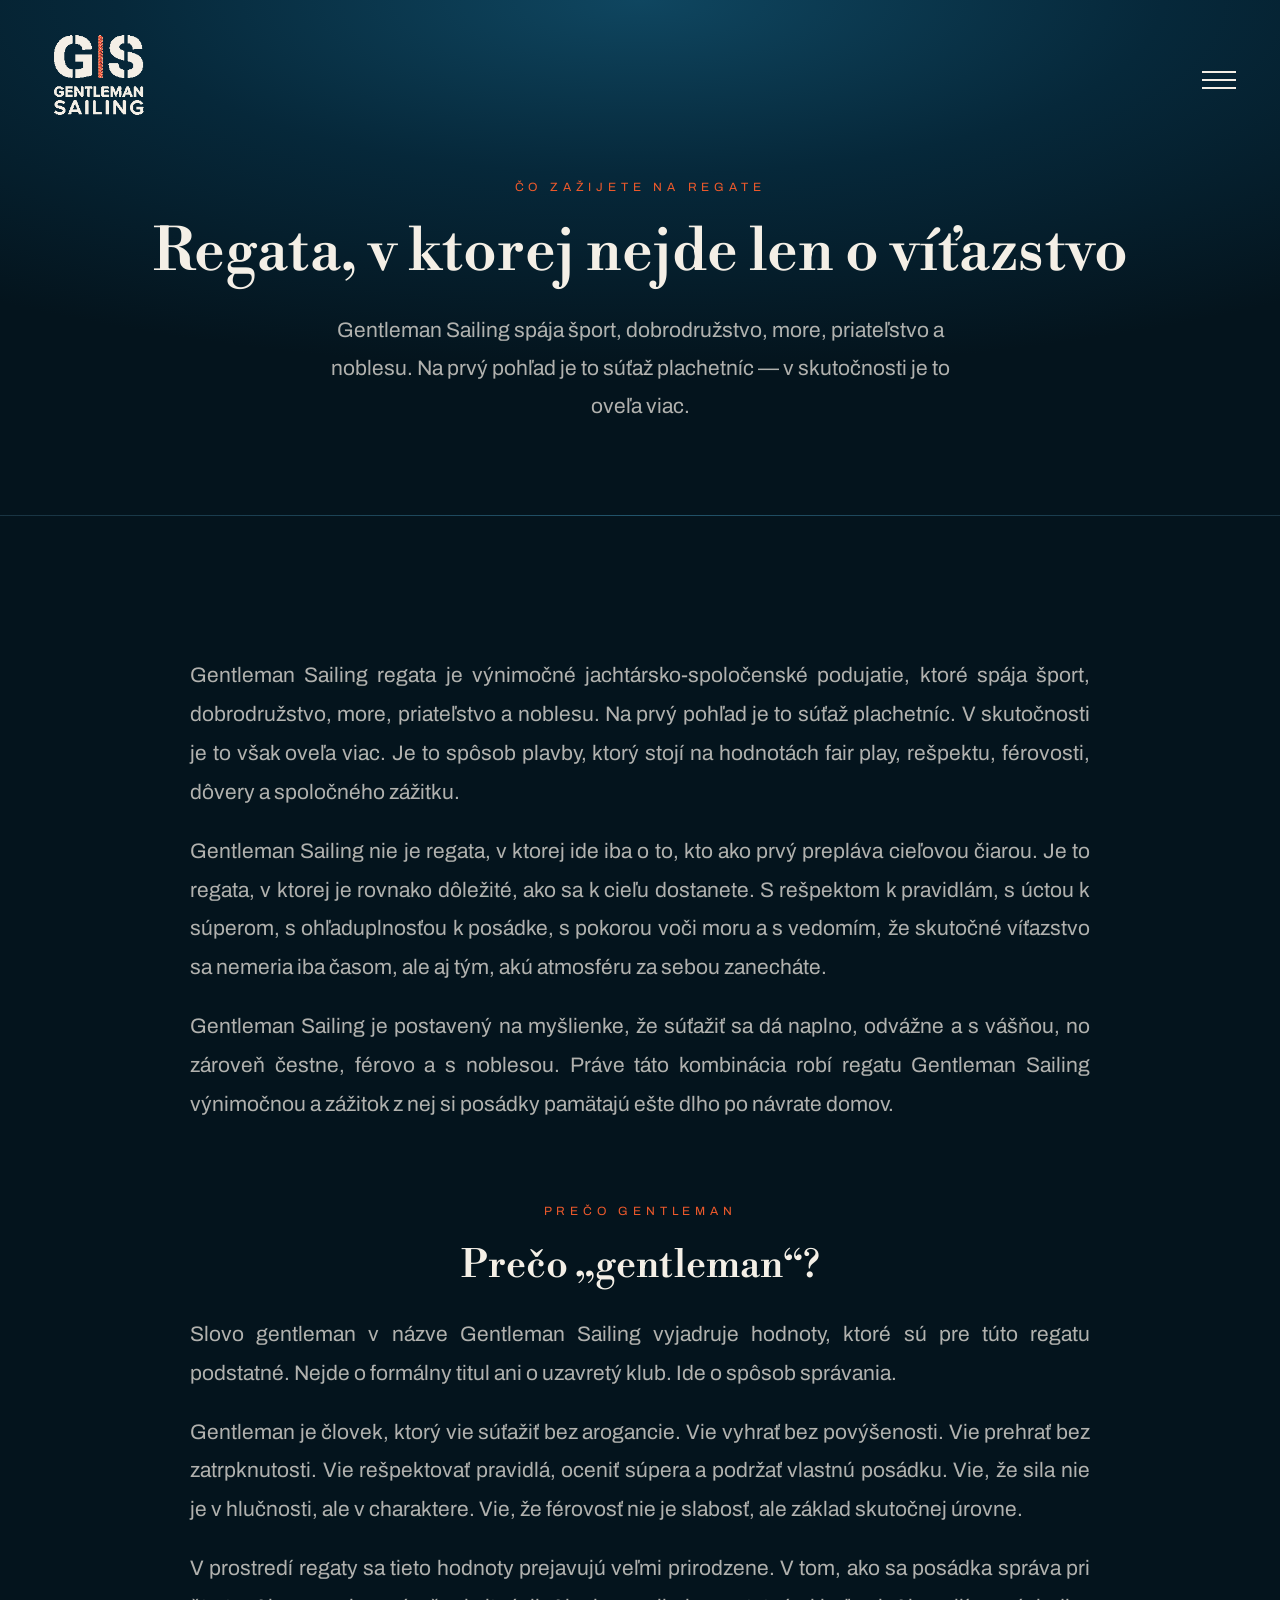
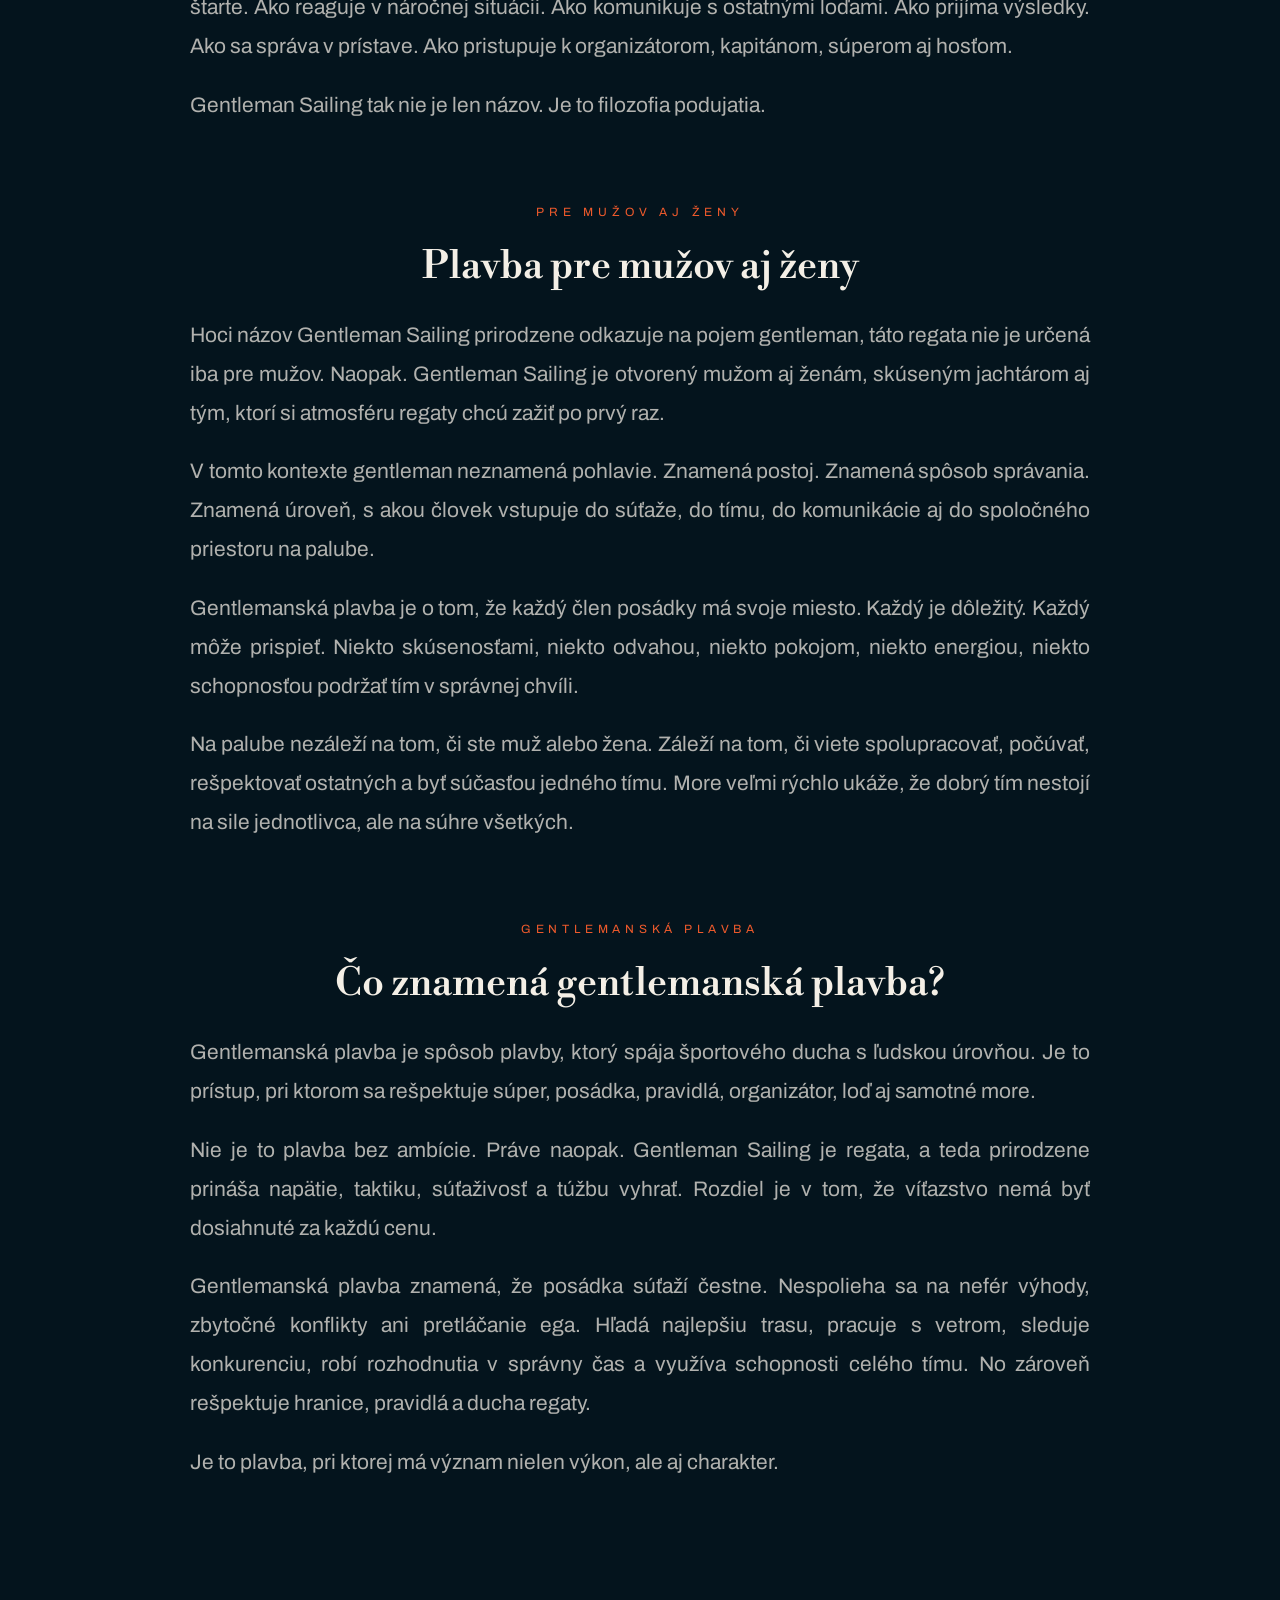
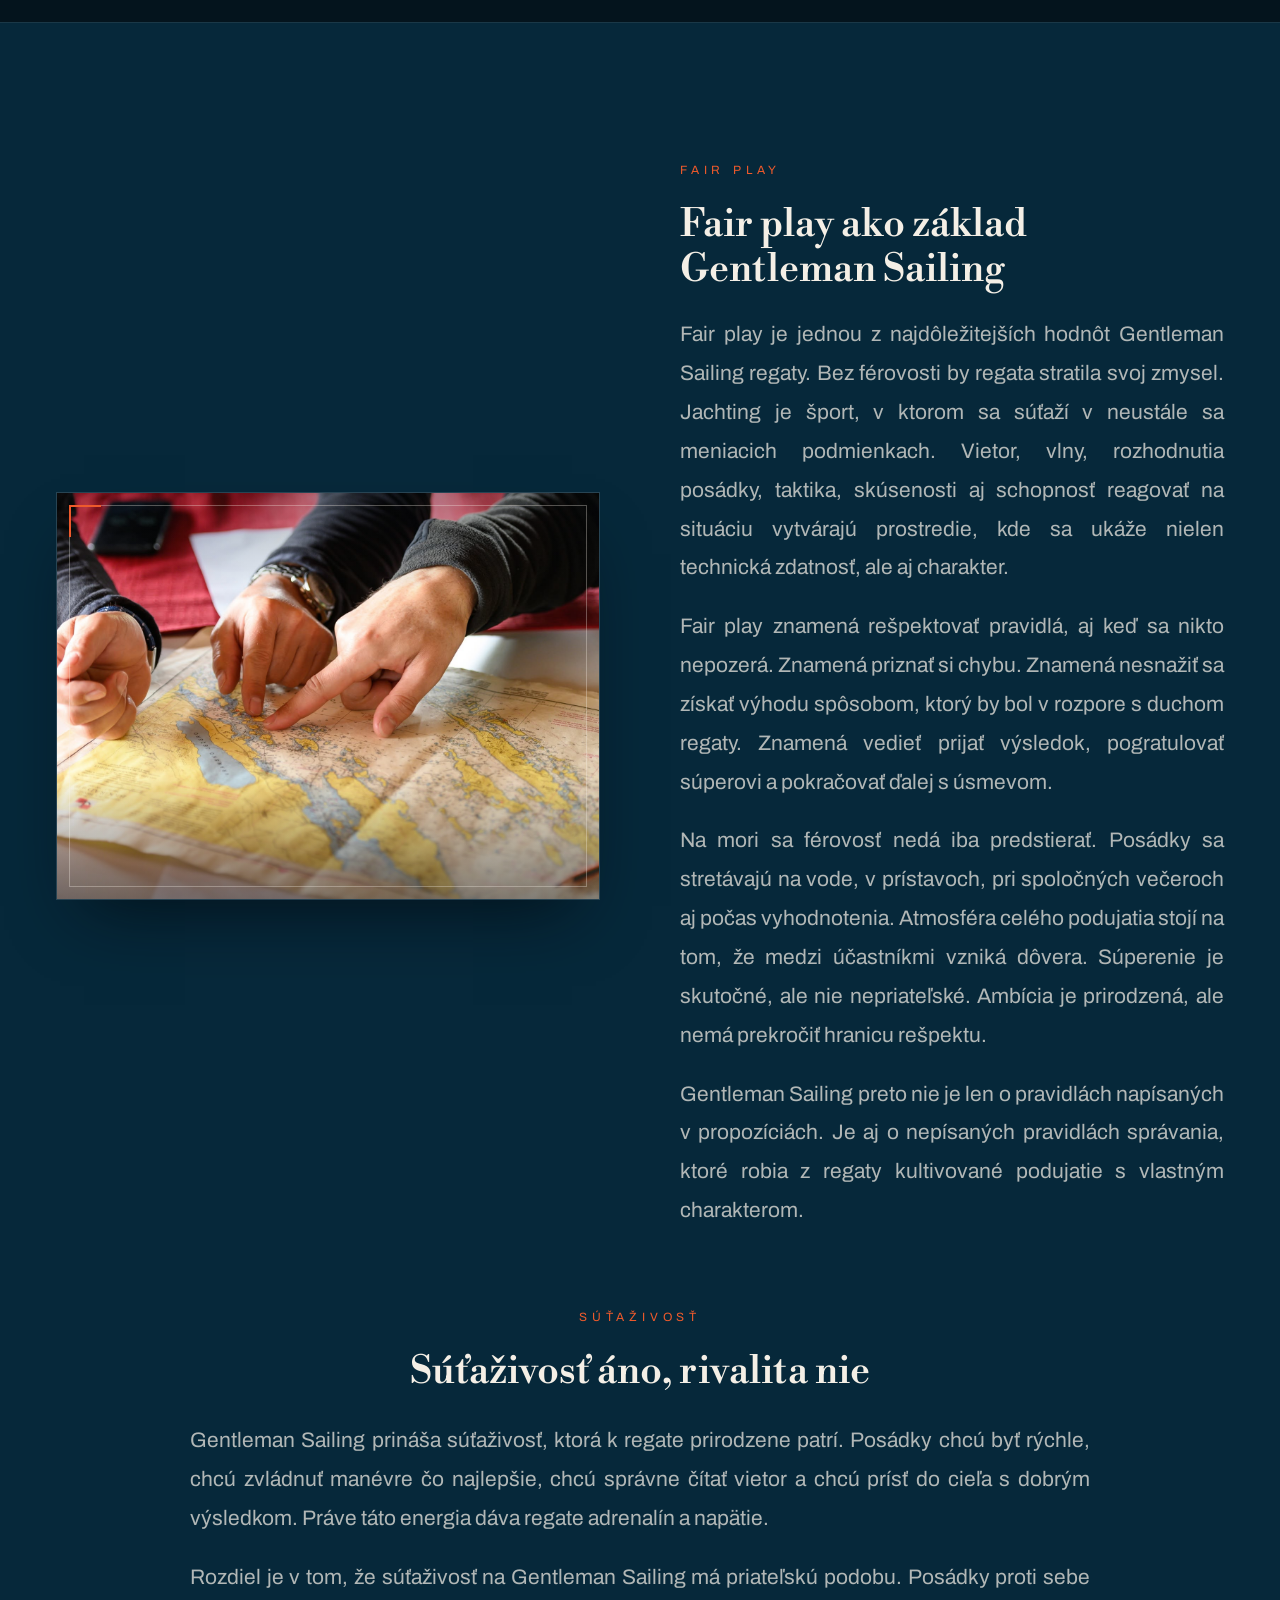
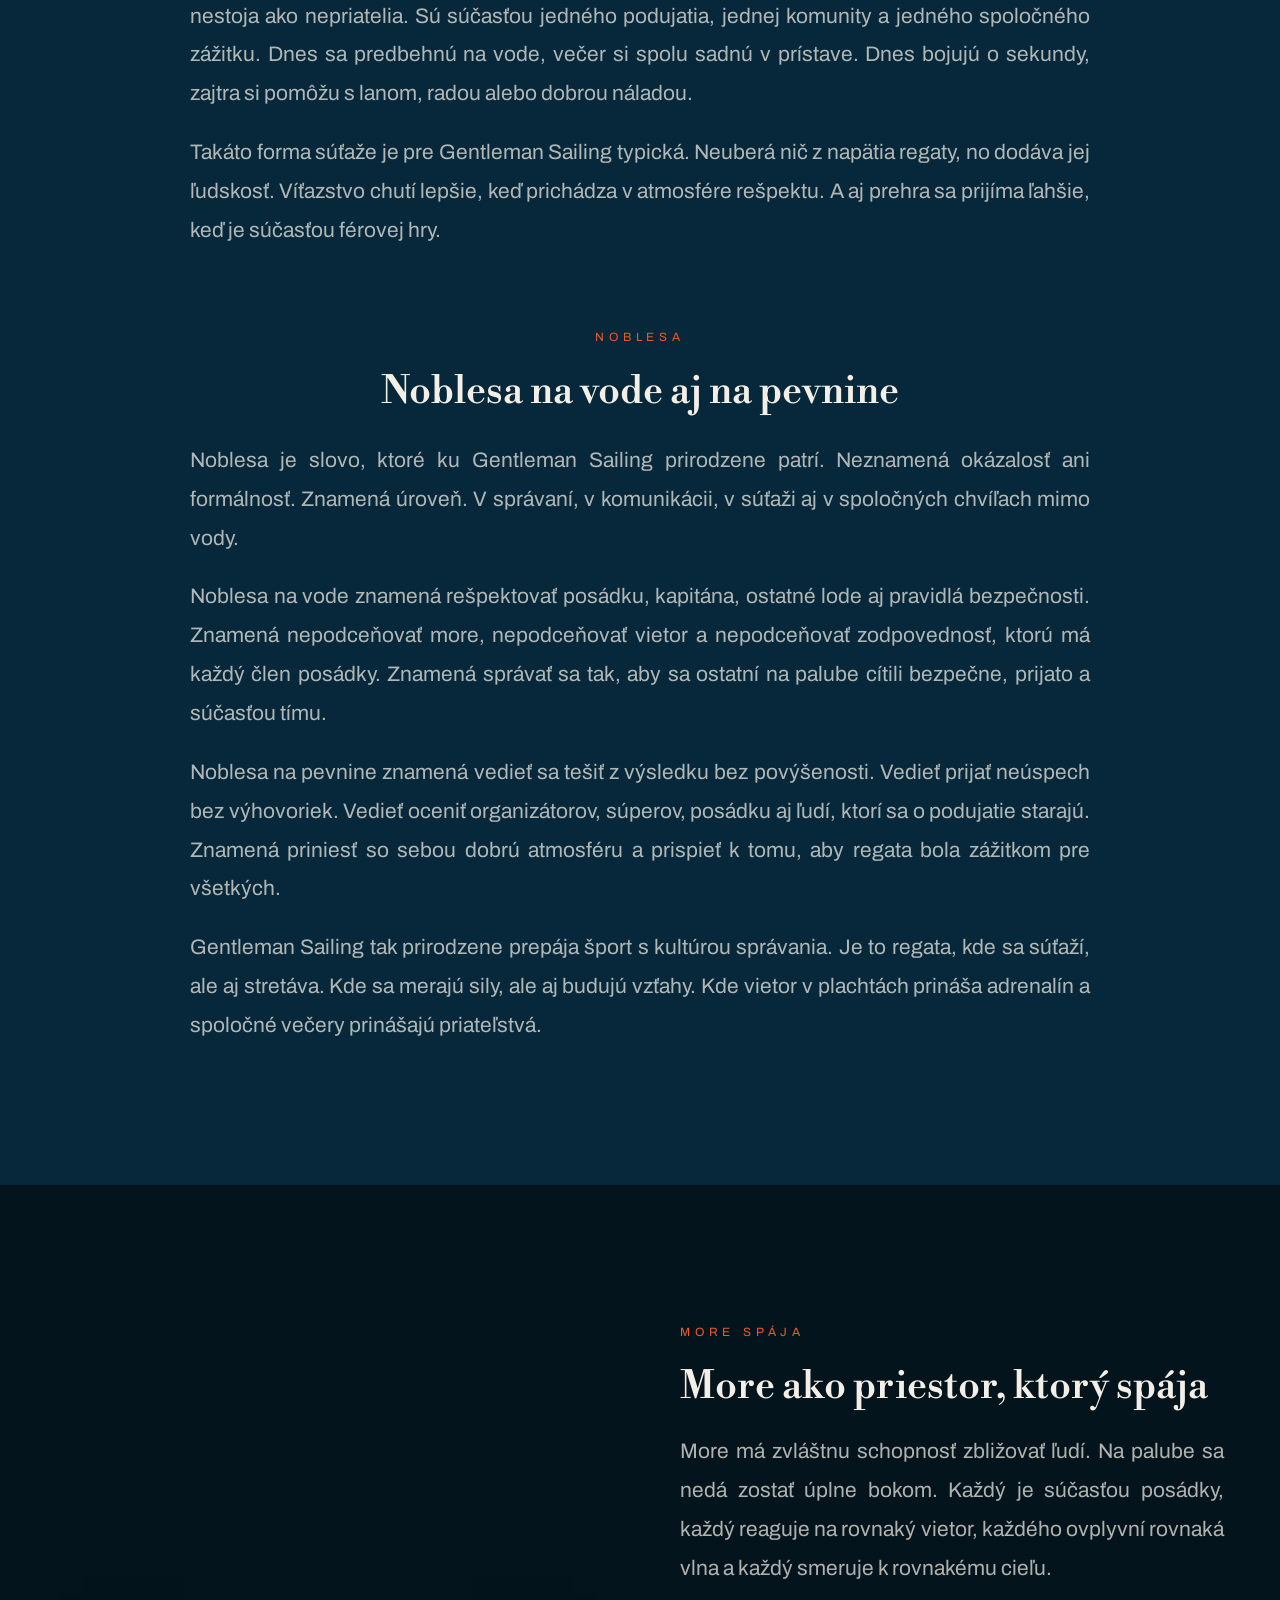
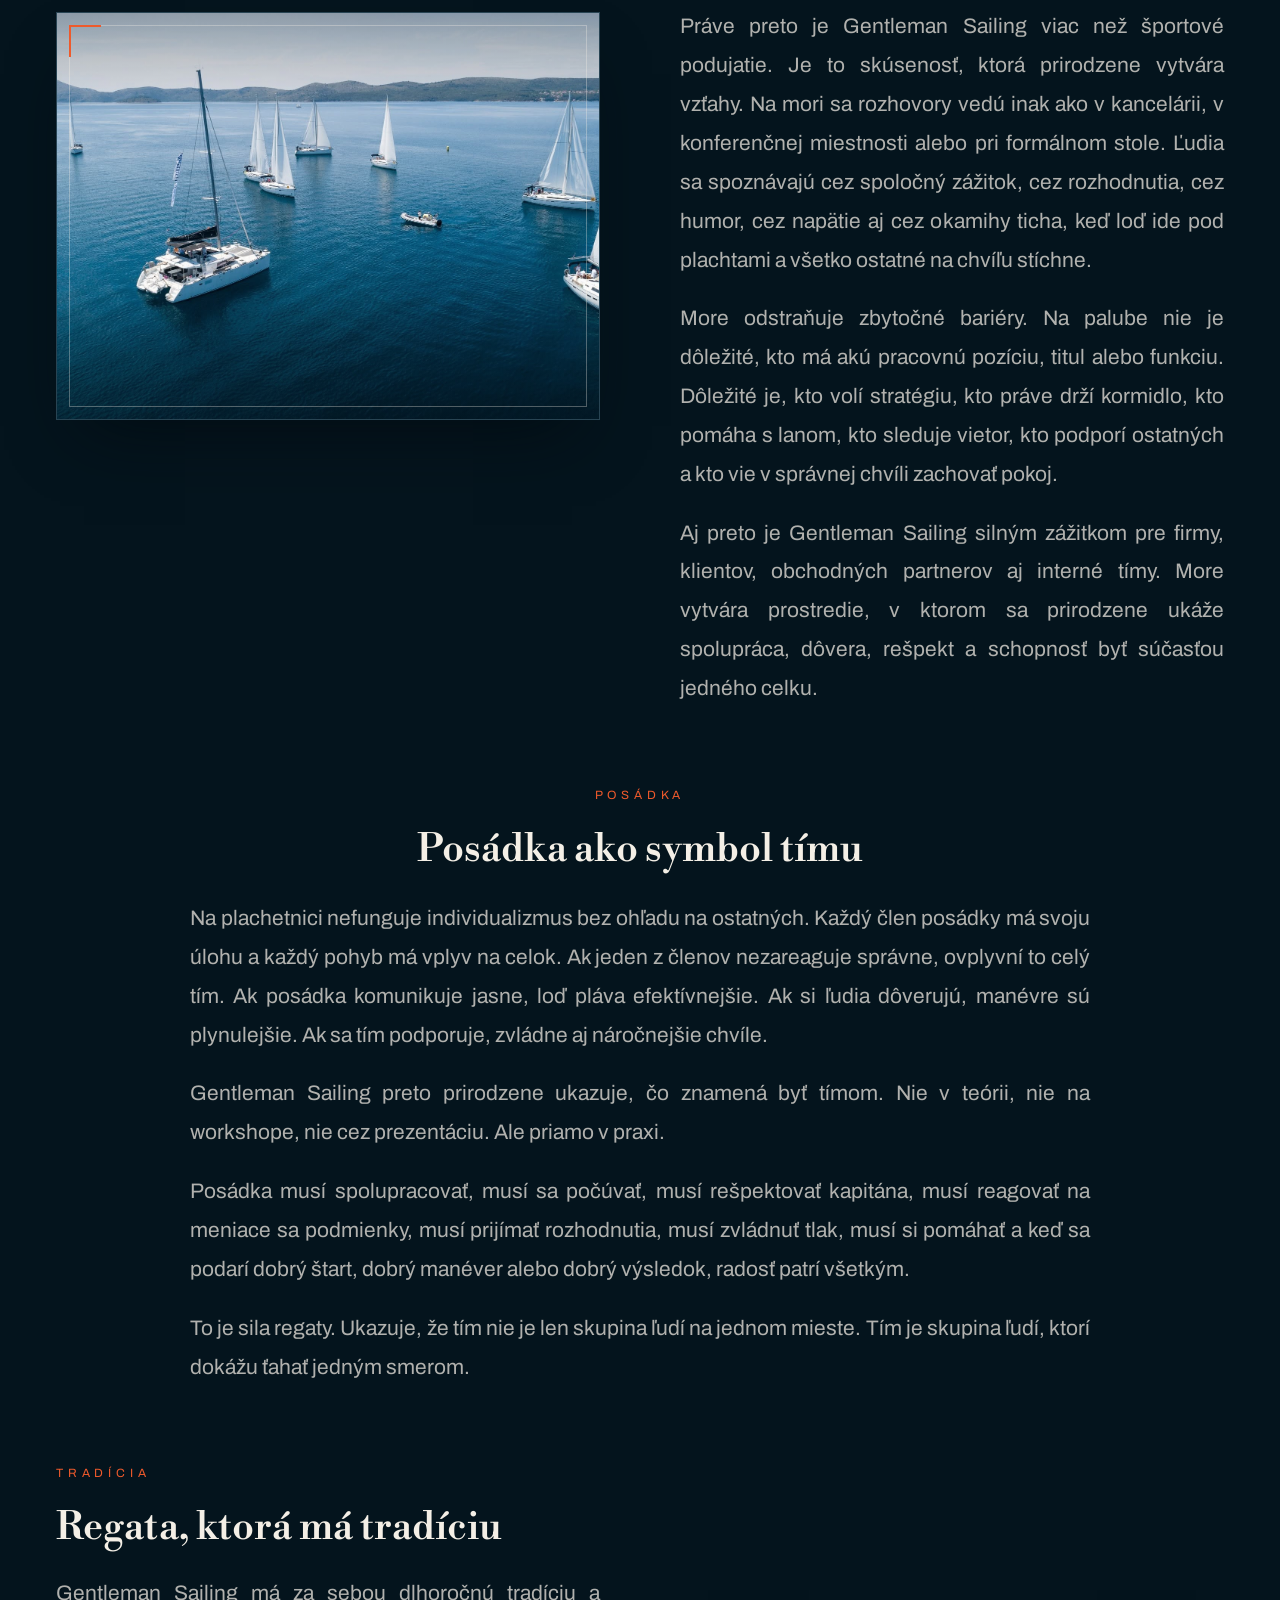
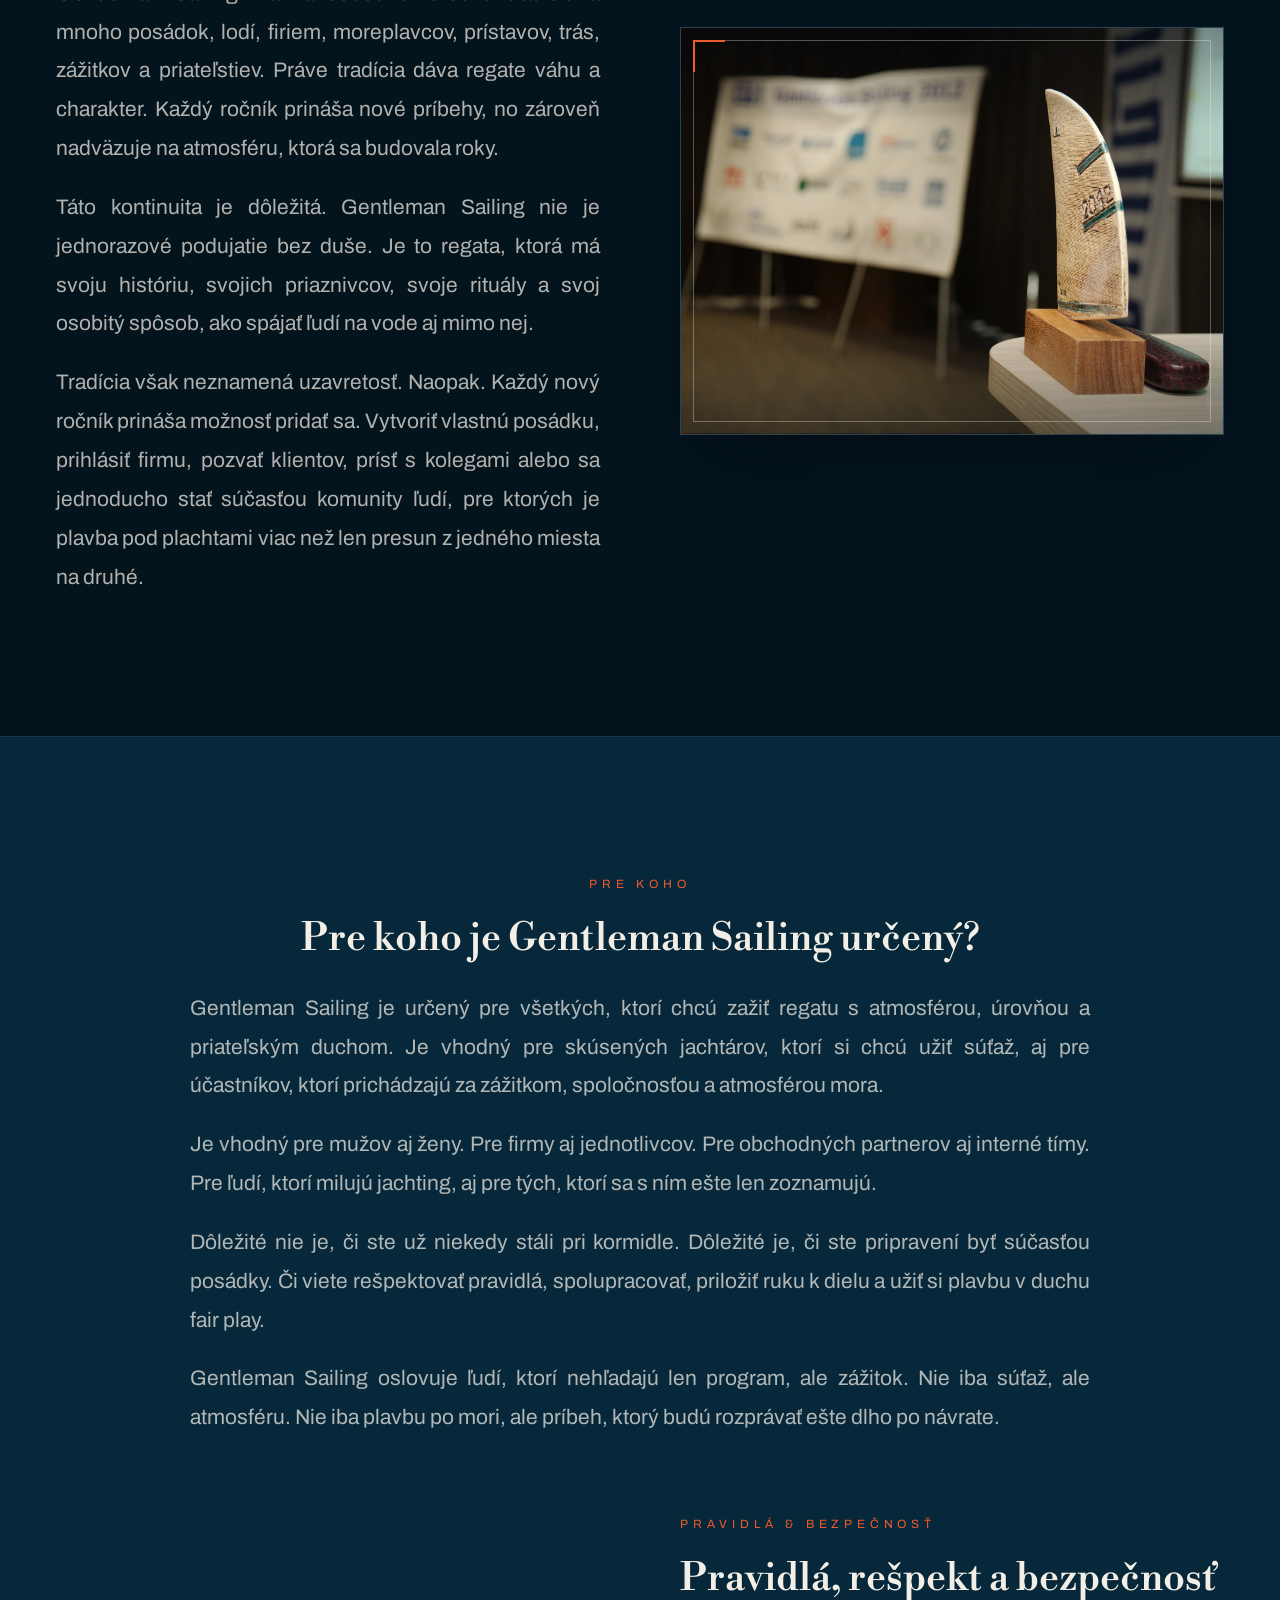
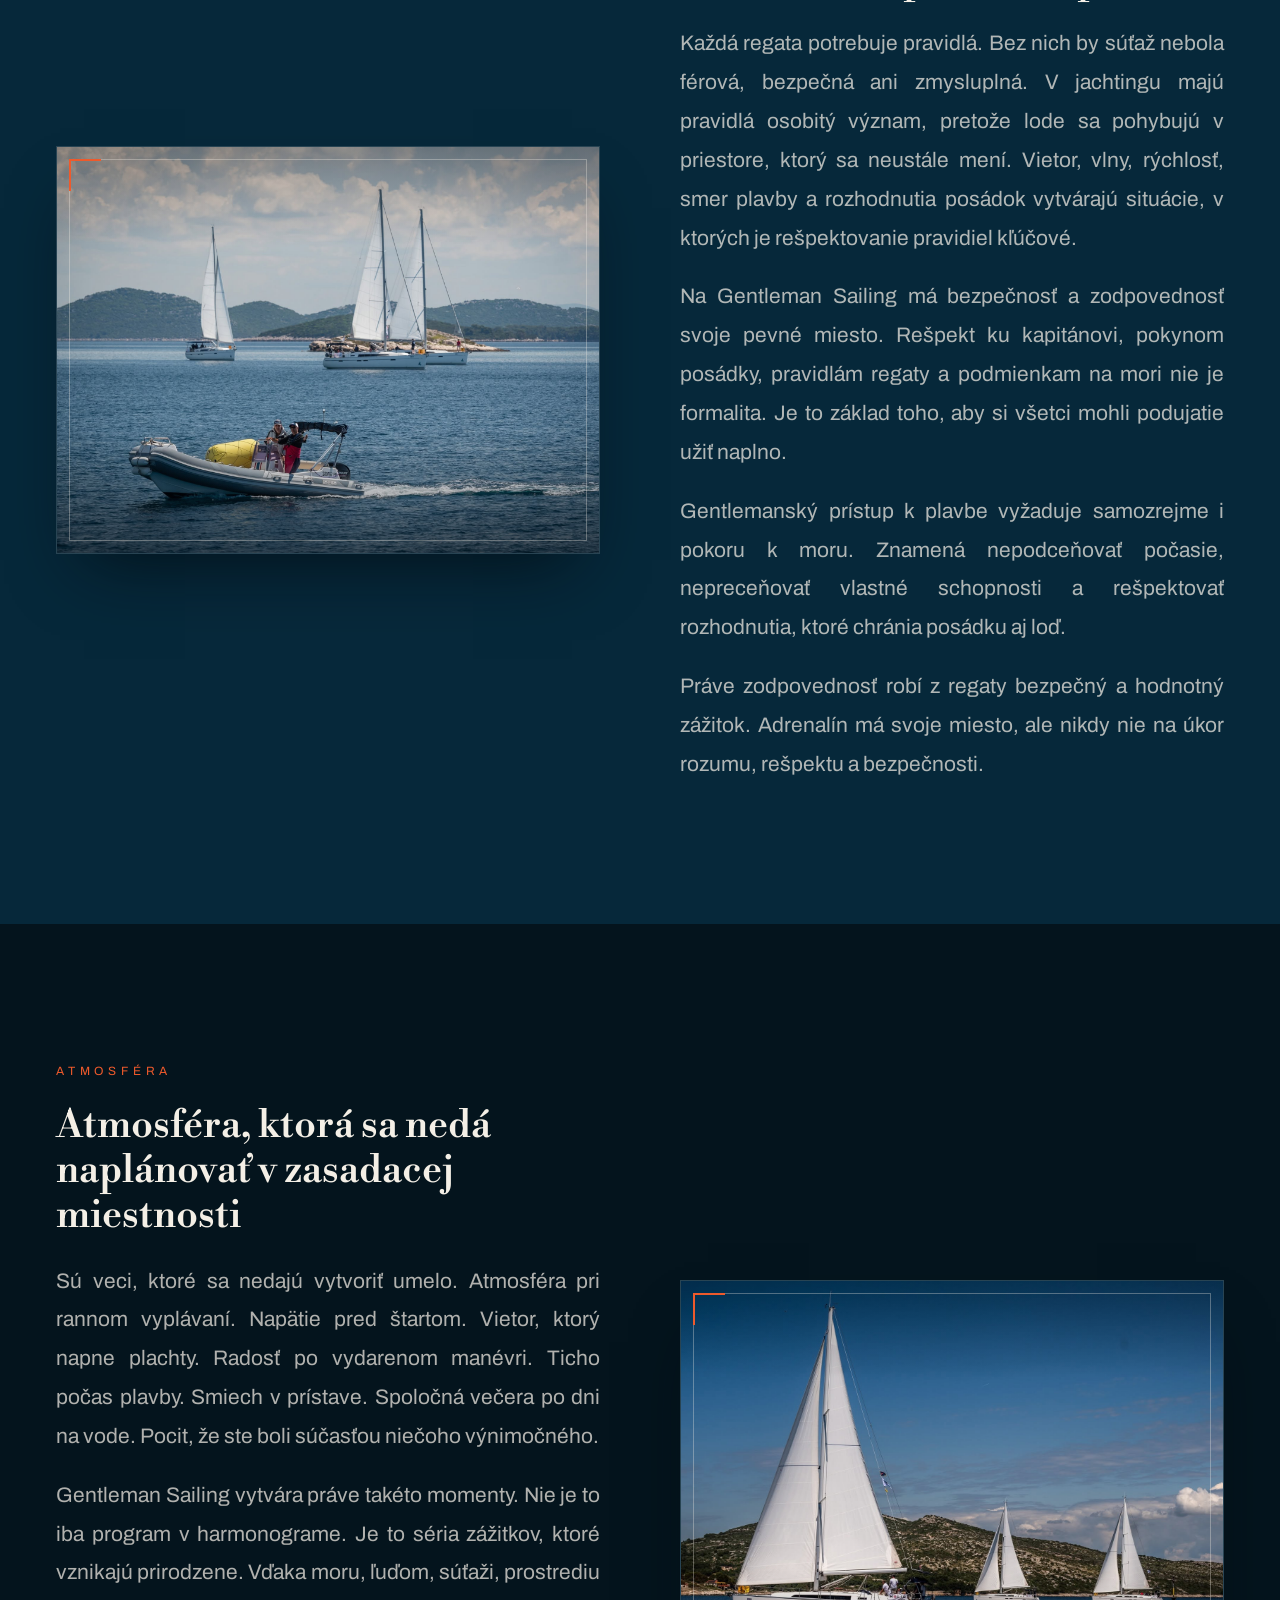
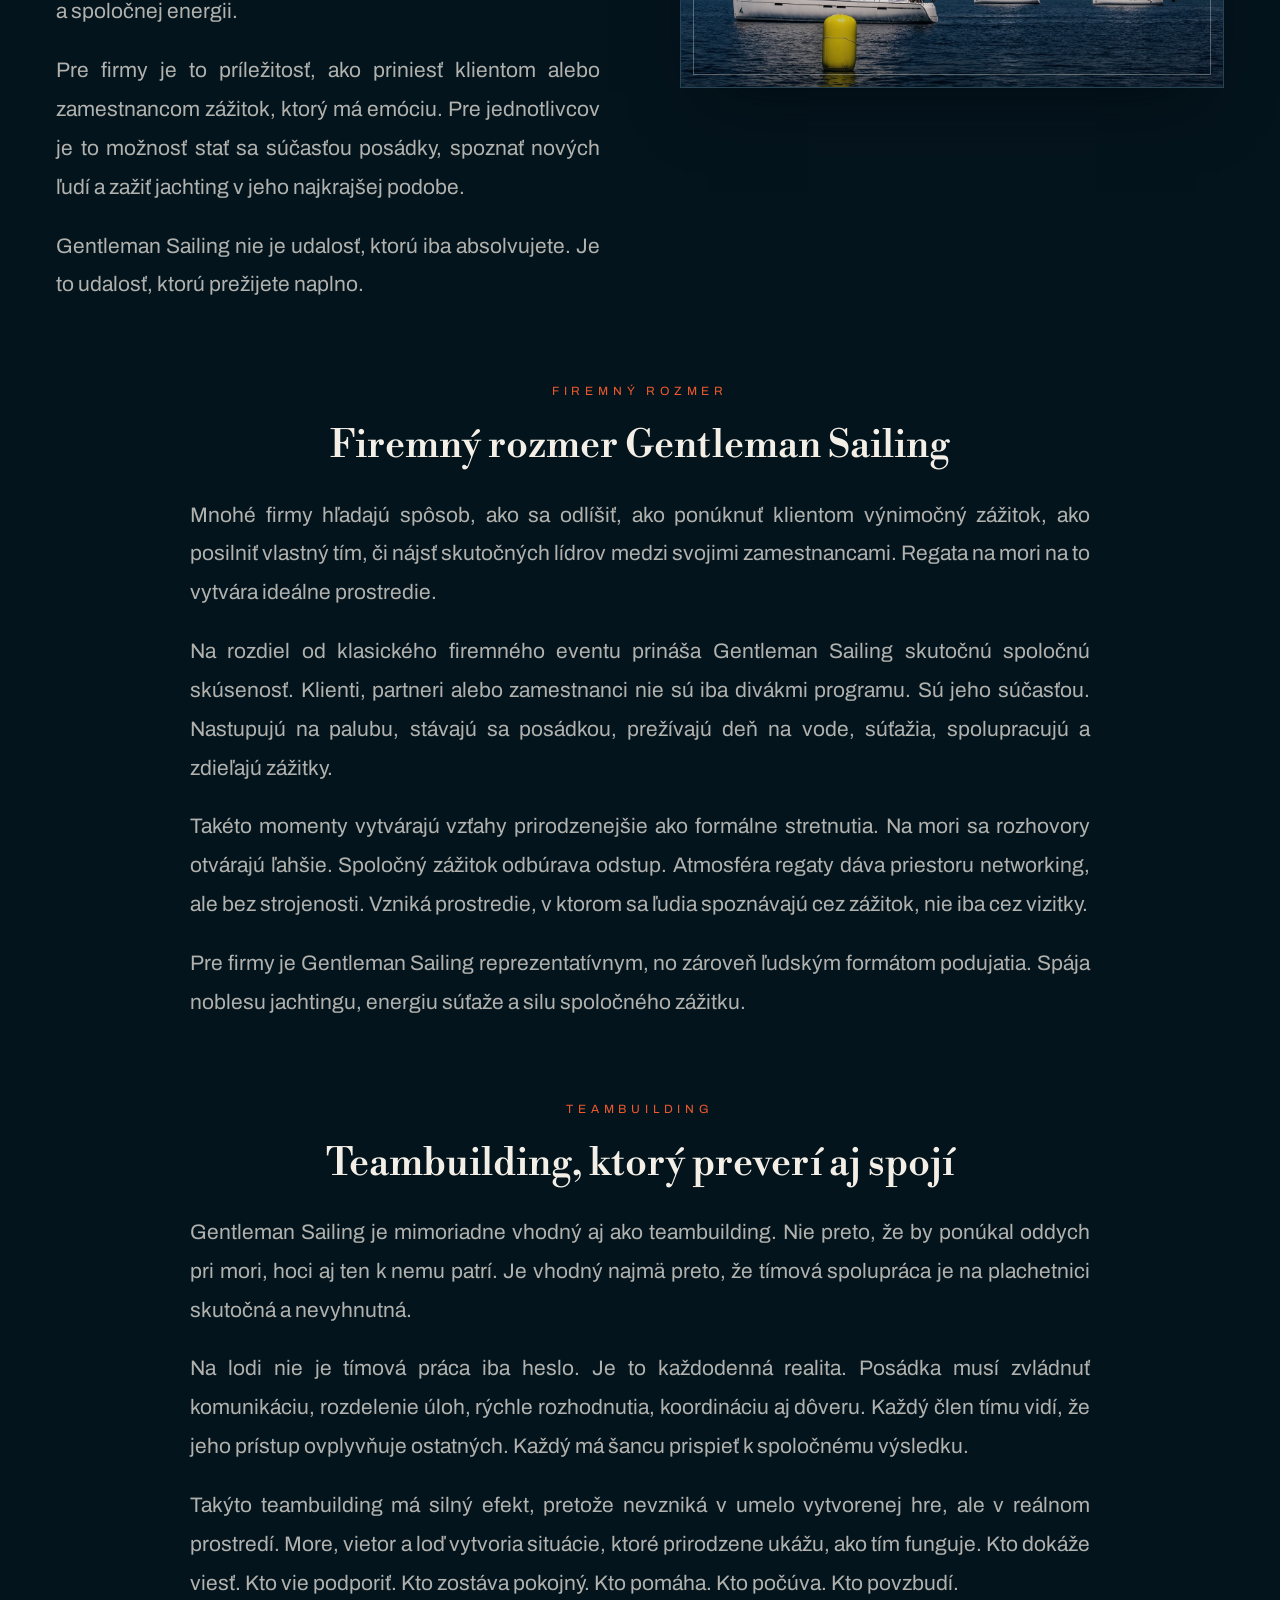
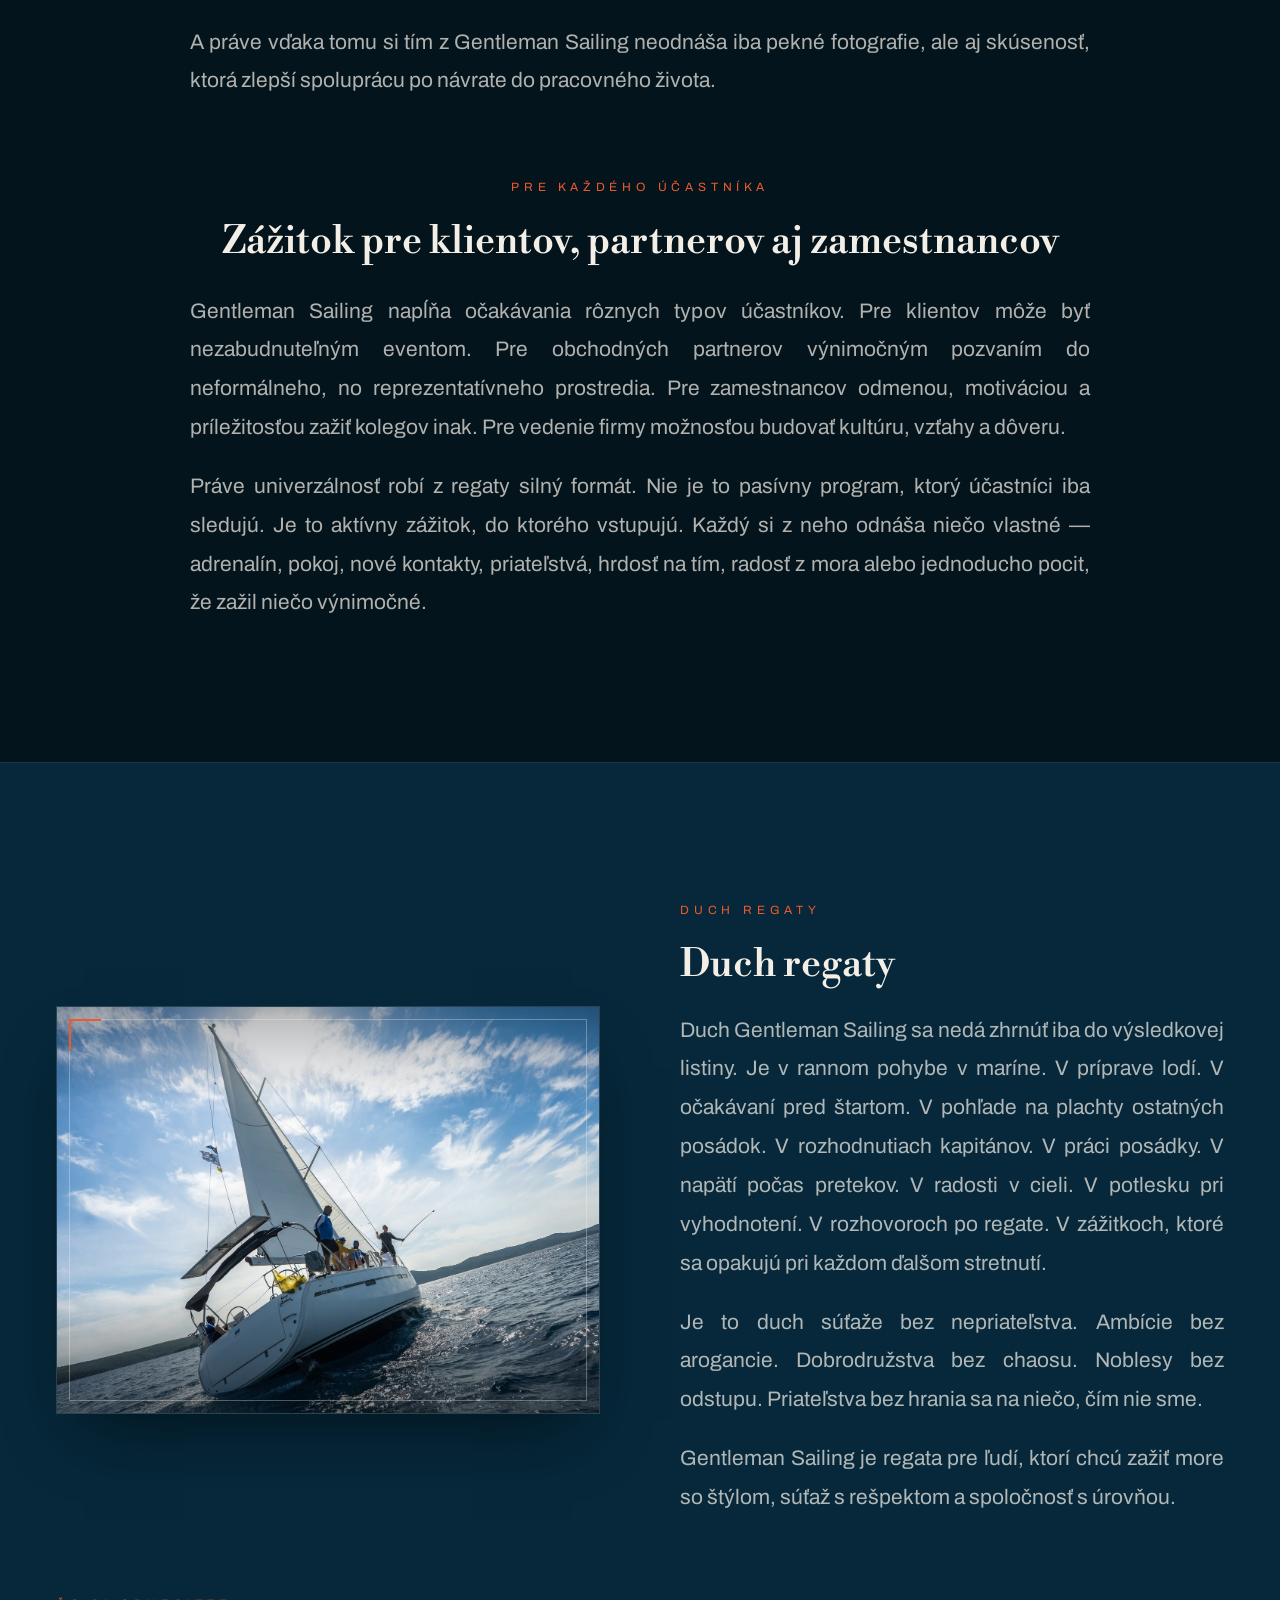
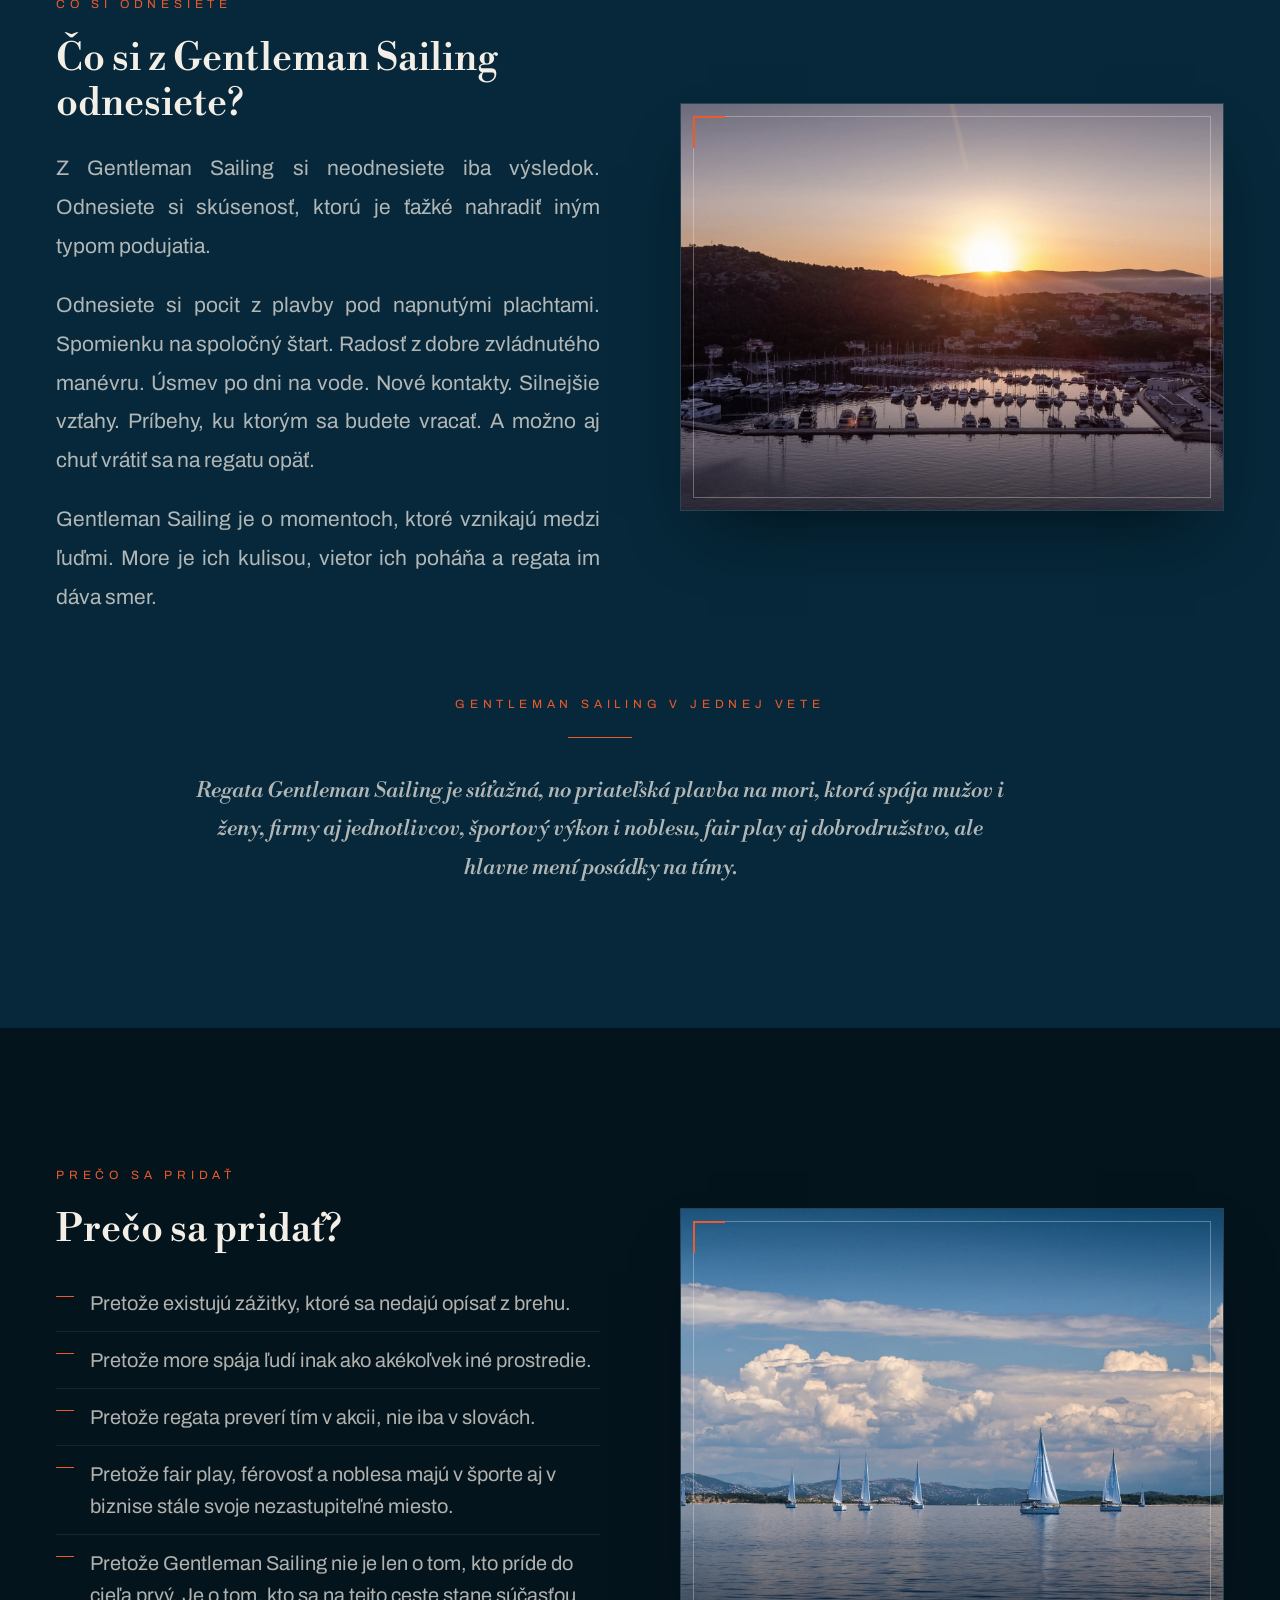
<file: zazijete.html>
<!DOCTYPE html>
<html lang="sk">
<head>
  <meta charset="utf-8">
  <meta name="viewport" content="width=device-width, initial-scale=1">
  <title>Čo zažijete na regate? — Gentleman Sailing 2027</title>
  <meta name="description" content="Gentleman Sailing je regata, v ktorej nejde len o víťazstvo. Fair play, noblesa, priateľstvo a more, ktoré mení posádky na tímy.">
  <link rel="canonical" href="https://www.gentlemansailing.sk/zazijete.html">
  <meta name="theme-color" content="#04141d">
  <meta property="og:type" content="website">
  <meta property="og:site_name" content="Gentleman Sailing">
  <meta property="og:locale" content="sk_SK">
  <meta property="og:url" content="https://www.gentlemansailing.sk/zazijete.html">
  <meta property="og:title" content="Čo zažijete na regate? — Gentleman Sailing 2027">
  <meta property="og:description" content="Gentleman Sailing je regata, v ktorej nejde len o víťazstvo. Fair play, noblesa, priateľstvo a more, ktoré mení posádky na tímy.">
  <meta property="og:image" content="https://www.gentlemansailing.sk/foto/ev-intro.jpg">
  <meta name="twitter:card" content="summary_large_image">
  <link rel="icon" href="assets/logo-gs-navy.png">
  <link rel="apple-touch-icon" href="assets/logo-gs-navy.png">

  <link rel="preconnect" href="https://fonts.googleapis.com">
  <link rel="preconnect" href="https://fonts.gstatic.com" crossorigin>
  <link href="https://fonts.googleapis.com/css2?family=Libre+Bodoni:ital,wght@0,400..700;1,400..700&family=Cardo:wght@400;700&family=Archivo:wght@300;400;500;600&family=Space+Mono&display=swap" rel="stylesheet">

  <link rel="stylesheet" href="styles.css?v=202609221257">
</head>
<body class="page-zazijete">

  <!-- ==================== NAV ==================== -->
  <nav class="nav" id="nav">
    <a href="index.html#top" class="nav__brand" aria-label="Gentleman Sailing — domov">
      <img src="assets/logo-gs-light.png" alt="Gentleman Sailing" class="nav__logo">
    </a>
    <div class="nav__links" id="navLinks">
      <a href="index.html#top" class="navlink" data-i18n="nav_home">Domov</a>
      <a href="info.html" class="navlink" data-i18n="ev_info">Ako sa pripraviť na regatu</a>
      <a href="eventy.html" class="navlink" data-i18n="ev_events">Eventy &amp; teambuildingy</a>
      <a href="partneri.html" class="navlink" data-i18n="ev_partners">Partneri</a>
      <a href="prihlaska.html" class="cta nav__cta" data-i18n="ev_signup">Prihláška</a>
      <button type="button" class="lang-toggle" id="langToggle" aria-label="Prepnúť jazyk / Toggle language">SK / en</button>
    </div>
    <button type="button" class="nav__burger" id="burger" aria-label="Menu" aria-expanded="false">
      <span></span><span></span><span></span>
    </button>
  </nav>

  <!-- ==================== HEADER ==================== -->
  <header class="page-hero">
    <div class="eyebrow" data-i18n="z_eyebrow">Čo zažijete na regate</div>
    <h1 class="h2" data-i18n="z_h1">Regata, v ktorej nejde len o víťazstvo</h1>
    <p class="page-hero__lead" data-i18n="z_lead">Gentleman Sailing spája šport, dobrodružstvo, more, priateľstvo a noblesu. Na prvý pohľad je to súťaž plachetníc — v skutočnosti je to oveľa viac.</p>
  </header>

  <!-- ==================== 1 ==================== -->
  <section class="section">
    <div class="article">
      <div class="block">
        <p class="article-lead" data-i18n="z_s1p1">Gentleman Sailing regata je výnimočné jachtársko-spoločenské podujatie, ktoré spája šport, dobrodružstvo, more, priateľstvo a noblesu. Na prvý pohľad je to súťaž plachetníc. V skutočnosti je to však oveľa viac. Je to spôsob plavby, ktorý stojí na hodnotách fair play, rešpektu, férovosti, dôvery a spoločného zážitku.</p>
        <p data-i18n="z_s1p2">Gentleman Sailing nie je regata, v ktorej ide iba o to, kto ako prvý prepláva cieľovou čiarou. Je to regata, v ktorej je rovnako dôležité, ako sa k cieľu dostanete. S rešpektom k pravidlám, s úctou k súperom, s ohľaduplnosťou k posádke, s pokorou voči moru a s vedomím, že skutočné víťazstvo sa nemeria iba časom, ale aj tým, akú atmosféru za sebou zanecháte.</p>
        <p data-i18n="z_s1p3">Gentleman Sailing je postavený na myšlienke, že súťažiť sa dá naplno, odvážne a s vášňou, no zároveň čestne, férovo a s noblesou. Práve táto kombinácia robí regatu Gentleman Sailing výnimočnou a zážitok z nej si posádky pamätajú ešte dlho po návrate domov.</p>
      </div>

      <div class="block">
        <div class="eyebrow" data-i18n="z_wg_eb">Prečo gentleman</div>
        <h3 class="h3-serif" data-i18n="z_wg_t">Prečo „gentleman“?</h3>
        <p data-i18n="z_wg_p1">Slovo gentleman v názve Gentleman Sailing vyjadruje hodnoty, ktoré sú pre túto regatu podstatné. Nejde o formálny titul ani o uzavretý klub. Ide o spôsob správania.</p>
        <p data-i18n="z_wg_p2">Gentleman je človek, ktorý vie súťažiť bez arogancie. Vie vyhrať bez povýšenosti. Vie prehrať bez zatrpknutosti. Vie rešpektovať pravidlá, oceniť súpera a podržať vlastnú posádku. Vie, že sila nie je v hlučnosti, ale v charaktere. Vie, že férovosť nie je slabosť, ale základ skutočnej úrovne.</p>
        <p data-i18n="z_wg_p3">V prostredí regaty sa tieto hodnoty prejavujú veľmi prirodzene. V tom, ako sa posádka správa pri štarte. Ako reaguje v náročnej situácii. Ako komunikuje s ostatnými loďami. Ako prijíma výsledky. Ako sa správa v prístave. Ako pristupuje k organizátorom, kapitánom, súperom aj hosťom.</p>
        <p data-i18n="z_wg_p4">Gentleman Sailing tak nie je len názov. Je to filozofia podujatia.</p>
      </div>

      <div class="block">
        <div class="eyebrow" data-i18n="z_mw_eb">Pre mužov aj ženy</div>
        <h3 class="h3-serif" data-i18n="z_mw_t">Plavba pre mužov aj ženy</h3>
        <p data-i18n="z_mw_p1">Hoci názov Gentleman Sailing prirodzene odkazuje na pojem gentleman, táto regata nie je určená iba pre mužov. Naopak. Gentleman Sailing je otvorený mužom aj ženám, skúseným jachtárom aj tým, ktorí si atmosféru regaty chcú zažiť po prvý raz.</p>
        <p data-i18n="z_mw_p2">V tomto kontexte gentleman neznamená pohlavie. Znamená postoj. Znamená spôsob správania. Znamená úroveň, s akou človek vstupuje do súťaže, do tímu, do komunikácie aj do spoločného priestoru na palube.</p>
        <p data-i18n="z_mw_p3">Gentlemanská plavba je o tom, že každý člen posádky má svoje miesto. Každý je dôležitý. Každý môže prispieť. Niekto skúsenosťami, niekto odvahou, niekto pokojom, niekto energiou, niekto schopnosťou podržať tím v správnej chvíli.</p>
        <p data-i18n="z_mw_p4">Na palube nezáleží na tom, či ste muž alebo žena. Záleží na tom, či viete spolupracovať, počúvať, rešpektovať ostatných a byť súčasťou jedného tímu. More veľmi rýchlo ukáže, že dobrý tím nestojí na sile jednotlivca, ale na súhre všetkých.</p>
      </div>

      <div class="block">
        <div class="eyebrow" data-i18n="z_gp_eb">Gentlemanská plavba</div>
        <h3 class="h3-serif" data-i18n="z_gp_t">Čo znamená gentlemanská plavba?</h3>
        <p data-i18n="z_gp_p1">Gentlemanská plavba je spôsob plavby, ktorý spája športového ducha s ľudskou úrovňou. Je to prístup, pri ktorom sa rešpektuje súper, posádka, pravidlá, organizátor, loď aj samotné more.</p>
        <p data-i18n="z_gp_p2">Nie je to plavba bez ambície. Práve naopak. Gentleman Sailing je regata, a teda prirodzene prináša napätie, taktiku, súťaživosť a túžbu vyhrať. Rozdiel je v tom, že víťazstvo nemá byť dosiahnuté za každú cenu.</p>
        <p data-i18n="z_gp_p3">Gentlemanská plavba znamená, že posádka súťaží čestne. Nespolieha sa na nefér výhody, zbytočné konflikty ani pretláčanie ega. Hľadá najlepšiu trasu, pracuje s vetrom, sleduje konkurenciu, robí rozhodnutia v správny čas a využíva schopnosti celého tímu. No zároveň rešpektuje hranice, pravidlá a ducha regaty.</p>
        <p data-i18n="z_gp_p4">Je to plavba, pri ktorej má význam nielen výkon, ale aj charakter.</p>
      </div>
    </div>
  </section>

  <!-- ==================== 2 ==================== -->
  <section class="section section--petrol">
    <div class="container split">
      <div class="figure" style="aspect-ratio:4/3;">
        <img src="foto/gs1.jpg" alt="Gentleman Sailing — plánovanie plavby" loading="lazy">
        <div class="figure__shade"></div>
      </div>
      <div class="block">
        <div class="eyebrow">Fair play</div>
        <h3 class="h3-serif" data-i18n="z_fp_t">Fair play ako základ Gentleman Sailing</h3>
        <p data-i18n="z_fp_p1">Fair play je jednou z najdôležitejších hodnôt Gentleman Sailing regaty. Bez férovosti by regata stratila svoj zmysel. Jachting je šport, v ktorom sa súťaží v neustále sa meniacich podmienkach. Vietor, vlny, rozhodnutia posádky, taktika, skúsenosti aj schopnosť reagovať na situáciu vytvárajú prostredie, kde sa ukáže nielen technická zdatnosť, ale aj charakter.</p>
        <p data-i18n="z_fp_p2">Fair play znamená rešpektovať pravidlá, aj keď sa nikto nepozerá. Znamená priznať si chybu. Znamená nesnažiť sa získať výhodu spôsobom, ktorý by bol v rozpore s duchom regaty. Znamená vedieť prijať výsledok, pogratulovať súperovi a pokračovať ďalej s úsmevom.</p>
        <p data-i18n="z_fp_p3">Na mori sa férovosť nedá iba predstierať. Posádky sa stretávajú na vode, v prístavoch, pri spoločných večeroch aj počas vyhodnotenia. Atmosféra celého podujatia stojí na tom, že medzi účastníkmi vzniká dôvera. Súperenie je skutočné, ale nie nepriateľské. Ambícia je prirodzená, ale nemá prekročiť hranicu rešpektu.</p>
        <p data-i18n="z_fp_p4">Gentleman Sailing preto nie je len o pravidlách napísaných v propozíciách. Je aj o nepísaných pravidlách správania, ktoré robia z regaty kultivované podujatie s vlastným charakterom.</p>
      </div>
    </div>
    <div class="article">

      <div class="block">
        <div class="eyebrow" data-i18n="z_su_eb">Súťaživosť</div>
        <h3 class="h3-serif" data-i18n="z_su_t">Súťaživosť áno, rivalita nie</h3>
        <p data-i18n="z_su_p1">Gentleman Sailing prináša súťaživosť, ktorá k regate prirodzene patrí. Posádky chcú byť rýchle, chcú zvládnuť manévre čo najlepšie, chcú správne čítať vietor a chcú prísť do cieľa s dobrým výsledkom. Práve táto energia dáva regate adrenalín a napätie.</p>
        <p data-i18n="z_su_p2">Rozdiel je v tom, že súťaživosť na Gentleman Sailing má priateľskú podobu. Posádky proti sebe nestoja ako nepriatelia. Sú súčasťou jedného podujatia, jednej komunity a jedného spoločného zážitku. Dnes sa predbehnú na vode, večer si spolu sadnú v prístave. Dnes bojujú o sekundy, zajtra si pomôžu s lanom, radou alebo dobrou náladou.</p>
        <p data-i18n="z_su_p3">Takáto forma súťaže je pre Gentleman Sailing typická. Neuberá nič z napätia regaty, no dodáva jej ľudskosť. Víťazstvo chutí lepšie, keď prichádza v atmosfére rešpektu. A aj prehra sa prijíma ľahšie, keď je súčasťou férovej hry.</p>
      </div>

      <div class="block">
        <div class="eyebrow" data-i18n="z_no_eb">Noblesa</div>
        <h3 class="h3-serif" data-i18n="z_no_t">Noblesa na vode aj na pevnine</h3>
        <p data-i18n="z_no_p1">Noblesa je slovo, ktoré ku Gentleman Sailing prirodzene patrí. Neznamená okázalosť ani formálnosť. Znamená úroveň. V správaní, v komunikácii, v súťaži aj v spoločných chvíľach mimo vody.</p>
        <p data-i18n="z_no_p2">Noblesa na vode znamená rešpektovať posádku, kapitána, ostatné lode aj pravidlá bezpečnosti. Znamená nepodceňovať more, nepodceňovať vietor a nepodceňovať zodpovednosť, ktorú má každý člen posádky. Znamená správať sa tak, aby sa ostatní na palube cítili bezpečne, prijato a súčasťou tímu.</p>
        <p data-i18n="z_no_p3">Noblesa na pevnine znamená vedieť sa tešiť z výsledku bez povýšenosti. Vedieť prijať neúspech bez výhovoriek. Vedieť oceniť organizátorov, súperov, posádku aj ľudí, ktorí sa o podujatie starajú. Znamená priniesť so sebou dobrú atmosféru a prispieť k tomu, aby regata bola zážitkom pre všetkých.</p>
        <p data-i18n="z_no_p4">Gentleman Sailing tak prirodzene prepája šport s kultúrou správania. Je to regata, kde sa súťaží, ale aj stretáva. Kde sa merajú sily, ale aj budujú vzťahy. Kde vietor v plachtách prináša adrenalín a spoločné večery prinášajú priateľstvá.</p>
      </div>
    </div>
  </section>

  <!-- ==================== 3 ==================== -->
  <section class="section">
    <div class="container split">
      <div class="figure" style="aspect-ratio:4/3;">
        <img src="foto/gs5.jpg" alt="Flotila Gentleman Sailing na azúrovom mori" loading="lazy">
        <div class="figure__shade"></div>
      </div>
      <div class="block">
        <div class="eyebrow" data-i18n="z_ms_eb">More spája</div>
        <h3 class="h3-serif" data-i18n="z_ms_t">More ako priestor, ktorý spája</h3>
        <p data-i18n="z_ms_p1">More má zvláštnu schopnosť zbližovať ľudí. Na palube sa nedá zostať úplne bokom. Každý je súčasťou posádky, každý reaguje na rovnaký vietor, každého ovplyvní rovnaká vlna a každý smeruje k rovnakému cieľu.</p>
        <p data-i18n="z_ms_p2">Práve preto je Gentleman Sailing viac než športové podujatie. Je to skúsenosť, ktorá prirodzene vytvára vzťahy. Na mori sa rozhovory vedú inak ako v kancelárii, v konferenčnej miestnosti alebo pri formálnom stole. Ľudia sa spoznávajú cez spoločný zážitok, cez rozhodnutia, cez humor, cez napätie aj cez okamihy ticha, keď loď ide pod plachtami a všetko ostatné na chvíľu stíchne.</p>
        <p data-i18n="z_ms_p3">More odstraňuje zbytočné bariéry. Na palube nie je dôležité, kto má akú pracovnú pozíciu, titul alebo funkciu. Dôležité je, kto volí stratégiu, kto práve drží kormidlo, kto pomáha s lanom, kto sleduje vietor, kto podporí ostatných a kto vie v správnej chvíli zachovať pokoj.</p>
        <p data-i18n="z_ms_p4">Aj preto je Gentleman Sailing silným zážitkom pre firmy, klientov, obchodných partnerov aj interné tímy. More vytvára prostredie, v ktorom sa prirodzene ukáže spolupráca, dôvera, rešpekt a schopnosť byť súčasťou jedného celku.</p>
      </div>
    </div>
    <div class="article" style="margin-top:80px;">
      <div class="block">
        <div class="eyebrow" data-i18n="z_po_eb">Posádka</div>
        <h3 class="h3-serif" data-i18n="z_po_t">Posádka ako symbol tímu</h3>
        <p data-i18n="z_po_p1">Na plachetnici nefunguje individualizmus bez ohľadu na ostatných. Každý člen posádky má svoju úlohu a každý pohyb má vplyv na celok. Ak jeden z členov nezareaguje správne, ovplyvní to celý tím. Ak posádka komunikuje jasne, loď pláva efektívnejšie. Ak si ľudia dôverujú, manévre sú plynulejšie. Ak sa tím podporuje, zvládne aj náročnejšie chvíle.</p>
        <p data-i18n="z_po_p2">Gentleman Sailing preto prirodzene ukazuje, čo znamená byť tímom. Nie v teórii, nie na workshope, nie cez prezentáciu. Ale priamo v praxi.</p>
        <p data-i18n="z_po_p3">Posádka musí spolupracovať, musí sa počúvať, musí rešpektovať kapitána, musí reagovať na meniace sa podmienky, musí prijímať rozhodnutia, musí zvládnuť tlak, musí si pomáhať a keď sa podarí dobrý štart, dobrý manéver alebo dobrý výsledok, radosť patrí všetkým.</p>
        <p data-i18n="z_po_p4">To je sila regaty. Ukazuje, že tím nie je len skupina ľudí na jednom mieste. Tím je skupina ľudí, ktorí dokážu ťahať jedným smerom.</p>
      </div>
    </div>
    <div class="container split split--img-right" style="margin-top:80px;">
      <div class="figure" style="aspect-ratio:4/3;">
        <img src="foto/gs9.jpg" alt="Trofej Gentleman Sailing 2012" loading="lazy" style="object-position:62% center;">
        <div class="figure__shade"></div>
      </div>
      <div class="block">
        <div class="eyebrow" data-i18n="z_tr_eb">Tradícia</div>
        <h3 class="h3-serif" data-i18n="z_tr_t">Regata, ktorá má tradíciu</h3>
        <p data-i18n="z_tr_p1">Gentleman Sailing má za sebou dlhoročnú tradíciu a mnoho posádok, lodí, firiem, moreplavcov, prístavov, trás, zážitkov a priateľstiev. Práve tradícia dáva regate váhu a charakter. Každý ročník prináša nové príbehy, no zároveň nadväzuje na atmosféru, ktorá sa budovala roky.</p>
        <p data-i18n="z_tr_p2">Táto kontinuita je dôležitá. Gentleman Sailing nie je jednorazové podujatie bez duše. Je to regata, ktorá má svoju históriu, svojich priaznivcov, svoje rituály a svoj osobitý spôsob, ako spájať ľudí na vode aj mimo nej.</p>
        <p data-i18n="z_tr_p3">Tradícia však neznamená uzavretosť. Naopak. Každý nový ročník prináša možnosť pridať sa. Vytvoriť vlastnú posádku, prihlásiť firmu, pozvať klientov, prísť s kolegami alebo sa jednoducho stať súčasťou komunity ľudí, pre ktorých je plavba pod plachtami viac než len presun z jedného miesta na druhé.</p>
      </div>
    </div>
  </section>

  <!-- ==================== 4 ==================== -->
  <section class="section section--petrol">
    <div class="article">
      <div class="block">
        <div class="eyebrow" data-i18n="z_pk_eb">Pre koho</div>
        <h3 class="h3-serif" data-i18n="z_pk_t">Pre koho je Gentleman Sailing určený?</h3>
        <p data-i18n="z_pk_p1">Gentleman Sailing je určený pre všetkých, ktorí chcú zažiť regatu s atmosférou, úrovňou a priateľským duchom. Je vhodný pre skúsených jachtárov, ktorí si chcú užiť súťaž, aj pre účastníkov, ktorí prichádzajú za zážitkom, spoločnosťou a atmosférou mora.</p>
        <p data-i18n="z_pk_p2">Je vhodný pre mužov aj ženy. Pre firmy aj jednotlivcov. Pre obchodných partnerov aj interné tímy. Pre ľudí, ktorí milujú jachting, aj pre tých, ktorí sa s ním ešte len zoznamujú.</p>
        <p data-i18n="z_pk_p3">Dôležité nie je, či ste už niekedy stáli pri kormidle. Dôležité je, či ste pripravení byť súčasťou posádky. Či viete rešpektovať pravidlá, spolupracovať, priložiť ruku k dielu a užiť si plavbu v duchu fair play.</p>
        <p data-i18n="z_pk_p4">Gentleman Sailing oslovuje ľudí, ktorí nehľadajú len program, ale zážitok. Nie iba súťaž, ale atmosféru. Nie iba plavbu po mori, ale príbeh, ktorý budú rozprávať ešte dlho po návrate.</p>
      </div>
    </div>
    <div class="container split" style="margin-top:80px;">
      <div class="figure" style="aspect-ratio:4/3;">
        <img src="foto/gs10.jpg" alt="Rozhodcovský čln s pretekovou bójou počas regaty Gentleman Sailing" loading="lazy">
        <div class="figure__shade"></div>
      </div>
      <div class="block">
        <div class="eyebrow" data-i18n="z_ru_eb">Pravidlá &amp; bezpečnosť</div>
        <h3 class="h3-serif" data-i18n="z_ru_t">Pravidlá, rešpekt a bezpečnosť</h3>
        <p data-i18n="z_ru_p1">Každá regata potrebuje pravidlá. Bez nich by súťaž nebola férová, bezpečná ani zmysluplná. V jachtingu majú pravidlá osobitý význam, pretože lode sa pohybujú v priestore, ktorý sa neustále mení. Vietor, vlny, rýchlosť, smer plavby a rozhodnutia posádok vytvárajú situácie, v ktorých je rešpektovanie pravidiel kľúčové.</p>
        <p data-i18n="z_ru_p2">Na Gentleman Sailing má bezpečnosť a zodpovednosť svoje pevné miesto. Rešpekt ku kapitánovi, pokynom posádky, pravidlám regaty a podmienkam na mori nie je formalita. Je to základ toho, aby si všetci mohli podujatie užiť naplno.</p>
        <p data-i18n="z_ru_p3">Gentlemanský prístup k plavbe vyžaduje samozrejme i pokoru k moru. Znamená nepodceňovať počasie, nepreceňovať vlastné schopnosti a rešpektovať rozhodnutia, ktoré chránia posádku aj loď.</p>
        <p data-i18n="z_ru_p4">Práve zodpovednosť robí z regaty bezpečný a hodnotný zážitok. Adrenalín má svoje miesto, ale nikdy nie na úkor rozumu, rešpektu a bezpečnosti.</p>
      </div>
    </div>
  </section>

  <!-- ==================== 5 ==================== -->
  <section class="section">
    <div class="container split split--img-right">
      <div class="figure" style="aspect-ratio:4/3;">
        <img src="foto/gs2.jpg" alt="More a plachty" loading="lazy">
        <div class="figure__shade"></div>
      </div>
      <div class="block">
        <div class="eyebrow" data-i18n="z_at_eb">Atmosféra</div>
        <h3 class="h3-serif" data-i18n="z_at_t">Atmosféra, ktorá sa nedá naplánovať v zasadacej miestnosti</h3>
        <p data-i18n="z_at_p1">Sú veci, ktoré sa nedajú vytvoriť umelo. Atmosféra pri rannom vyplávaní. Napätie pred štartom. Vietor, ktorý napne plachty. Radosť po vydarenom manévri. Ticho počas plavby. Smiech v prístave. Spoločná večera po dni na vode. Pocit, že ste boli súčasťou niečoho výnimočného.</p>
        <p data-i18n="z_at_p2">Gentleman Sailing vytvára práve takéto momenty. Nie je to iba program v harmonograme. Je to séria zážitkov, ktoré vznikajú prirodzene. Vďaka moru, ľuďom, súťaži, prostrediu a spoločnej energii.</p>
        <p data-i18n="z_at_p3">Pre firmy je to príležitosť, ako priniesť klientom alebo zamestnancom zážitok, ktorý má emóciu. Pre jednotlivcov je to možnosť stať sa súčasťou posádky, spoznať nových ľudí a zažiť jachting v jeho najkrajšej podobe.</p>
        <p data-i18n="z_at_p4">Gentleman Sailing nie je udalosť, ktorú iba absolvujete. Je to udalosť, ktorú prežijete naplno.</p>
      </div>
    </div>
    <div class="article">

      <div class="block">
        <div class="eyebrow" data-i18n="z_fr_eb">Firemný rozmer</div>
        <h3 class="h3-serif" data-i18n="z_fr_t">Firemný rozmer Gentleman Sailing</h3>
        <p data-i18n="z_fr_p1">Mnohé firmy hľadajú spôsob, ako sa odlíšiť, ako ponúknuť klientom výnimočný zážitok, ako posilniť vlastný tím, či nájsť skutočných lídrov medzi svojimi zamestnancami. Regata na mori na to vytvára ideálne prostredie.</p>
        <p data-i18n="z_fr_p2">Na rozdiel od klasického firemného eventu prináša Gentleman Sailing skutočnú spoločnú skúsenosť. Klienti, partneri alebo zamestnanci nie sú iba divákmi programu. Sú jeho súčasťou. Nastupujú na palubu, stávajú sa posádkou, prežívajú deň na vode, súťažia, spolupracujú a zdieľajú zážitky.</p>
        <p data-i18n="z_fr_p3">Takéto momenty vytvárajú vzťahy prirodzenejšie ako formálne stretnutia. Na mori sa rozhovory otvárajú ľahšie. Spoločný zážitok odbúrava odstup. Atmosféra regaty dáva priestoru networking, ale bez strojenosti. Vzniká prostredie, v ktorom sa ľudia spoznávajú cez zážitok, nie iba cez vizitky.</p>
        <p data-i18n="z_fr_p4">Pre firmy je Gentleman Sailing reprezentatívnym, no zároveň ľudským formátom podujatia. Spája noblesu jachtingu, energiu súťaže a silu spoločného zážitku.</p>
      </div>

      <div class="block">
        <div class="eyebrow">Teambuilding</div>
        <h3 class="h3-serif" data-i18n="z_tb_t">Teambuilding, ktorý preverí aj spojí</h3>
        <p data-i18n="z_tb_p1">Gentleman Sailing je mimoriadne vhodný aj ako teambuilding. Nie preto, že by ponúkal oddych pri mori, hoci aj ten k nemu patrí. Je vhodný najmä preto, že tímová spolupráca je na plachetnici skutočná a nevyhnutná.</p>
        <p data-i18n="z_tb_p2">Na lodi nie je tímová práca iba heslo. Je to každodenná realita. Posádka musí zvládnuť komunikáciu, rozdelenie úloh, rýchle rozhodnutia, koordináciu aj dôveru. Každý člen tímu vidí, že jeho prístup ovplyvňuje ostatných. Každý má šancu prispieť k spoločnému výsledku.</p>
        <p data-i18n="z_tb_p3">Takýto teambuilding má silný efekt, pretože nevzniká v umelo vytvorenej hre, ale v reálnom prostredí. More, vietor a loď vytvoria situácie, ktoré prirodzene ukážu, ako tím funguje. Kto dokáže viesť. Kto vie podporiť. Kto zostáva pokojný. Kto pomáha. Kto počúva. Kto povzbudí.</p>
        <p data-i18n="z_tb_p4">A práve vďaka tomu si tím z Gentleman Sailing neodnáša iba pekné fotografie, ale aj skúsenosť, ktorá zlepší spoluprácu po návrate do pracovného života.</p>
      </div>

      <div class="block">
        <div class="eyebrow" data-i18n="z_ea_eb">Pre každého účastníka</div>
        <h3 class="h3-serif" data-i18n="z_ea_t">Zážitok pre klientov, partnerov aj zamestnancov</h3>
        <p data-i18n="z_ea_p1">Gentleman Sailing napĺňa očakávania rôznych typov účastníkov. Pre klientov môže byť nezabudnuteľným eventom. Pre obchodných partnerov výnimočným pozvaním do neformálneho, no reprezentatívneho prostredia. Pre zamestnancov odmenou, motiváciou a príležitosťou zažiť kolegov inak. Pre vedenie firmy možnosťou budovať kultúru, vzťahy a dôveru.</p>
        <p data-i18n="z_ea_p2">Práve univerzálnosť robí z regaty silný formát. Nie je to pasívny program, ktorý účastníci iba sledujú. Je to aktívny zážitok, do ktorého vstupujú. Každý si z neho odnáša niečo vlastné — adrenalín, pokoj, nové kontakty, priateľstvá, hrdosť na tím, radosť z mora alebo jednoducho pocit, že zažil niečo výnimočné.</p>
      </div>
    </div>
  </section>

  <!-- ==================== 6 ==================== -->
  <section class="section section--petrol">
    <div class="container split">
      <div class="figure" style="aspect-ratio:4/3;">
        <img src="foto/gs3.jpg" alt="Gentleman Sailing" loading="lazy">
        <div class="figure__shade"></div>
      </div>
      <div class="block">
        <div class="eyebrow" data-i18n="z_du_t">Duch regaty</div>
        <h3 class="h3-serif" data-i18n="z_du_t">Duch regaty</h3>
        <p data-i18n="z_du_p1">Duch Gentleman Sailing sa nedá zhrnúť iba do výsledkovej listiny. Je v rannom pohybe v maríne. V príprave lodí. V očakávaní pred štartom. V pohľade na plachty ostatných posádok. V rozhodnutiach kapitánov. V práci posádky. V napätí počas pretekov. V radosti v cieli. V potlesku pri vyhodnotení. V rozhovoroch po regate. V zážitkoch, ktoré sa opakujú pri každom ďalšom stretnutí.</p>
        <p data-i18n="z_du_p2">Je to duch súťaže bez nepriateľstva. Ambície bez arogancie. Dobrodružstva bez chaosu. Noblesy bez odstupu. Priateľstva bez hrania sa na niečo, čím nie sme.</p>
        <p data-i18n="z_du_p3">Gentleman Sailing je regata pre ľudí, ktorí chcú zažiť more so štýlom, súťaž s rešpektom a spoločnosť s úrovňou.</p>
      </div>
    </div>
    <div class="container split split--img-right" style="margin-top:80px;">
      <div class="figure" style="aspect-ratio:4/3;">
        <img src="foto/gs8.jpg" alt="Východ slnka nad marínou" loading="lazy">
        <div class="figure__shade"></div>
      </div>
      <div class="block">
        <div class="eyebrow" data-i18n="z_ta_eb">Čo si odnesiete</div>
        <h3 class="h3-serif" data-i18n="z_ta_t">Čo si z Gentleman Sailing odnesiete?</h3>
        <p data-i18n="z_ta_p1">Z Gentleman Sailing si neodnesiete iba výsledok. Odnesiete si skúsenosť, ktorú je ťažké nahradiť iným typom podujatia.</p>
        <p data-i18n="z_ta_p2">Odnesiete si pocit z plavby pod napnutými plachtami. Spomienku na spoločný štart. Radosť z dobre zvládnutého manévru. Úsmev po dni na vode. Nové kontakty. Silnejšie vzťahy. Príbehy, ku ktorým sa budete vracať. A možno aj chuť vrátiť sa na regatu opäť.</p>
        <p data-i18n="z_ta_p3">Gentleman Sailing je o momentoch, ktoré vznikajú medzi ľuďmi. More je ich kulisou, vietor ich poháňa a regata im dáva smer.</p>
      </div>
    </div>
    <div class="article" style="margin-top:80px;">

      <div class="block">
        <div class="eyebrow" style="text-align:center;" data-i18n="z_one_eb">Gentleman Sailing v jednej vete</div>
        <p class="pullquote" data-i18n="z_pull">Regata Gentleman Sailing je súťažná, no priateľská plavba na mori, ktorá spája mužov i ženy, firmy aj jednotlivcov, športový výkon i noblesu, fair play aj dobrodružstvo, ale hlavne mení posádky na tímy.</p>
      </div>
    </div>
  </section>

  <!-- ==================== 7 — Prečo sa pridať + CTA ==================== -->
  <section class="section">
    <div class="container split split--img-right">
      <div class="figure" style="aspect-ratio:4/3;">
        <img src="foto/gs4.jpg" alt="Gentleman Sailing" loading="lazy">
        <div class="figure__shade"></div>
      </div>
      <div class="block">
        <div class="eyebrow" data-i18n="z_wj_eb">Prečo sa pridať</div>
        <h3 class="h3-serif" data-i18n="z_wj_t">Prečo sa pridať?</h3>
        <ul class="ticklist">
          <li data-i18n="z_wj_l1">Pretože existujú zážitky, ktoré sa nedajú opísať z brehu.</li>
          <li data-i18n="z_wj_l2">Pretože more spája ľudí inak ako akékoľvek iné prostredie.</li>
          <li data-i18n="z_wj_l3">Pretože regata preverí tím v akcii, nie iba v slovách.</li>
          <li data-i18n="z_wj_l4">Pretože fair play, férovosť a noblesa majú v športe aj v biznise stále svoje nezastupiteľné miesto.</li>
          <li data-i18n="z_wj_l5">Pretože Gentleman Sailing nie je len o tom, kto príde do cieľa prvý. Je o tom, kto sa na tejto ceste stane súčasťou príbehu.</li>
        </ul>
      </div>
    </div>
    <div class="article">

      <div class="closing-cta">
        <h3 class="h3-serif" data-i18n="z_cta_t">Plavte sa s nami</h3>
        <p data-i18n="z_cta_p1">Vstúpte do sveta Gentleman Sailing a zažite regatu, v ktorej sa súťaží naplno, no s rešpektom. Regatu, v ktorej má každý člen posádky svoje miesto. Regatu, kde sa more, vietor, tím a noblesa spájajú do jedného nezabudnuteľného zážitku.</p>
        <p data-i18n="z_cta_p2">Či prichádzate ako firma, posádka, jednotlivec, klient, partner alebo člen tímu, Gentleman Sailing vám ukáže, že skutočná plavba sa nezačína až na mori. Začína sa rozhodnutím vyplávať.</p>
        <a href="prihlaska.html" class="cta price-cta" style="margin-top:8px;" data-i18n="ev_signup">Prihláška</a>
      </div>

      <p class="tagline" style="margin-top:80px;" data-i18n-html="z_tagline">Gentleman Sailing — regata, kde <em>fair play</em> drží kurz a vietor prináša zážitky.</p>
    </div>
  </section>

  <!-- ==================== FOOTER ==================== -->
  <footer class="footer">
    <div class="container footer__grid">
      <div>
        <img src="assets/logo-gs-light.png" alt="Gentleman Sailing" class="footer__logo">
        <p class="footer__tag" data-i18n="foot_tagline">Regata s noblesou a 20-ročnou tradíciou. Organizuje NautiTech, s.r.o.</p>
      </div>
      <div>
        <div class="footer__label" data-i18n="foot_email_label">E-mail</div>
        <a href="mailto:info@nautitech.sk">info@nautitech.sk</a>
      </div>
      <div>
        <div class="footer__label" data-i18n="foot_phone_label">Telefón</div>
        <div class="footer__phone">0907 886 887<br>0907 825 078</div>
      </div>
      <div>
        <div class="footer__label" data-i18n="foot_social_label">Sledujte nás</div>
        <div class="footer__social">
          <a href="https://www.instagram.com/gentlemansailing.sk" class="navlink" target="_blank" rel="noopener">Instagram</a>
          <a href="https://www.facebook.com/profile.php?id=61571883745033" class="navlink" target="_blank" rel="noopener">Facebook</a>
          <a href="https://www.youtube.com/@GentlemanSailing" class="navlink" target="_blank" rel="noopener">YouTube</a>
        </div>
      </div>
    </div>
    <div class="footer__bottom">
      <span>© 2027 Gentleman Sailing · NautiTech, s.r.o.</span>
      <span><a href="gdpr.html" class="navlink" data-i18n="foot_gdpr">Ochrana osobných údajov</a> · <a href="vop.html" class="navlink" data-i18n="foot_vop">Všeobecné obchodné podmienky</a></span>
      <span><a href="index.html" class="back-link" data-i18n="back">← Späť na hlavnú stránku</a></span>
    </div>
  </footer>

  <script src="zazijete.js?v=202609221257"></script>
</body>
</html>
</file>
<file: styles.css>
/* ==========================================================================
   Gentleman Sailing — Jubilejný 20. ročník (2026)
   Dark cinematic luxury landing page
   ========================================================================== */

:root {
  /* Colors */
  --ink: #04141d;          /* page background */
  --ink-deep: #02090f;     /* footer, darkest gradient stops */
  --petrol: #06283a;       /* alternating sections, image placeholders */
  --petrol-mid: #0a3a4f;
  --petrol-mid-2: #0c4258;
  --hero-core: #0f4660;
  --cream: #F4EFE6;        /* primary text */
  --accent: #EE5A2C;       /* brand orange */

  --cream-78: rgba(244, 239, 230, .78);
  --cream-72: rgba(244, 239, 230, .72);
  --cream-70: rgba(244, 239, 230, .70);
  --cream-66: rgba(244, 239, 230, .66);
  --cream-64: rgba(244, 239, 230, .64);
  --cream-62: rgba(244, 239, 230, .62);
  --cream-60: rgba(244, 239, 230, .60);
  --cream-55: rgba(244, 239, 230, .55);
  --cream-50: rgba(244, 239, 230, .50);
  --cream-45: rgba(244, 239, 230, .45);
  --cream-40: rgba(244, 239, 230, .40);

  --hair-24: rgba(244, 239, 230, .24);
  --hair-16: rgba(244, 239, 230, .16);
  --hair-12: rgba(244, 239, 230, .12);
  --hair-10: rgba(244, 239, 230, .10);
  --hair-08: rgba(244, 239, 230, .08);

  /* Fonts */
  --serif: 'Libre Bodoni', serif;
  --sans: 'Archivo', sans-serif;
  --mono: 'Space Mono', monospace;
  --glyph: 'Cardo', serif;

  /* Layout */
  --maxw: 1180px;
  --pad-x: 56px;
}

* { box-sizing: border-box; }

html { scroll-behavior: smooth; -webkit-text-size-adjust: 100%; }

body {
  margin: 0;
  background: var(--ink);
  color: var(--cream);
  font-family: var(--sans);
  overflow-x: hidden;
}

::selection { background: var(--accent); color: var(--ink); }

img { display: block; }

/* ---- Reusable type ---- */
.eyebrow {
  font-size: 12px;
  letter-spacing: .4em;
  text-transform: uppercase;
  color: var(--accent);
  margin: 0 0 26px;
}

.h2 {
  font-family: var(--serif);
  font-weight: 500;
  font-size: clamp(40px, 4.6vw, 68px);
  line-height: 1.12;
  margin: 0 0 32px;
  color: var(--cream);
}

.body {
  font-size: 21px;
  line-height: 1.85;
  color: var(--cream-72);
  margin: 0;
}

.section { position: relative; padding: 140px var(--pad-x); background: var(--ink); }
.section--petrol {
  background: var(--petrol);
  border-top: 1px solid var(--hair-08);
}
.container { max-width: var(--maxw); margin: 0 auto; }

.figure {
  position: relative;
  background: var(--petrol);
  overflow: hidden;
}
.figure img { position: absolute; inset: 0; width: 100%; height: 100%; object-fit: cover; }
.figure__shade {
  position: absolute; inset: 0;
  background: linear-gradient(180deg, transparent 55%, rgba(2, 9, 15, .45) 100%);
}

/* ==========================================================================
   Navigation
   ========================================================================== */
.nav {
  position: fixed; top: 0; left: 0; right: 0;
  z-index: 50;
  display: flex; align-items: center; justify-content: space-between;
  padding: 22px 44px;
  border-bottom: 1px solid rgba(244, 239, 230, 0);
  transition: padding .4s ease, border-color .4s ease;
}
/* Scrolled backdrop lives on a pseudo-element: backdrop-filter on .nav itself
   would become the containing block of the fixed mobile drawer and clip it
   to the bar's height. */
.nav::before {
  content: ""; position: absolute; inset: 0; z-index: -1;
  background: rgba(2, 9, 15, .86);
  -webkit-backdrop-filter: blur(10px);
  backdrop-filter: blur(10px);
  opacity: 0; transition: opacity .4s ease;
  pointer-events: none;
}
.nav.is-scrolled::before { opacity: 1; }
.nav.is-scrolled {
  padding: 14px 44px;
  border-bottom-color: var(--hair-10);
}
.nav__brand { display: flex; align-items: center; gap: 14px; text-decoration: none; flex-shrink: 0; }
.nav__logo { height: 116px; width: auto; transition: height .4s ease; }
.nav.is-scrolled .nav__logo { height: 84px; }

.nav__links {
  display: flex; align-items: center; gap: 20px;
  font-size: 12.5px; letter-spacing: .15em; text-transform: uppercase;
  color: var(--cream-78); white-space: nowrap;
}
.nav__links a { color: inherit; text-decoration: none; }

.navlink { position: relative; }
.navlink::after {
  content: ""; position: absolute; left: 0; bottom: -6px;
  width: 0; height: 1px; background: var(--accent);
  transition: width .35s ease;
}
.navlink:hover::after { width: 100%; }

.cta {
  transition: background .3s ease, color .3s ease, border-color .3s ease;
}
.nav__cta {
  padding: 11px 26px;
  border: 1px solid var(--accent);
  color: var(--cream);
  text-decoration: none;
  letter-spacing: .2em;
}
.nav__cta:hover { background: var(--accent); color: var(--ink); }

.lang-toggle {
  background: none; border: none; cursor: pointer;
  font-family: var(--sans); font-size: 12px; letter-spacing: .14em;
  color: var(--cream-78); padding: 0;
}

.nav__burger {
  display: none;
  background: none; border: none; cursor: pointer;
  width: 34px; height: 26px; padding: 0; position: relative;
}
.nav__burger span {
  position: absolute; left: 0; height: 1.5px; width: 100%;
  background: var(--cream); transition: transform .3s ease, opacity .3s ease, top .3s ease;
}
.nav__burger span:nth-child(1) { top: 4px; }
.nav__burger span:nth-child(2) { top: 12px; }
.nav__burger span:nth-child(3) { top: 20px; }
.nav.is-open .nav__burger span:nth-child(1) { top: 12px; transform: rotate(45deg); }
.nav.is-open .nav__burger span:nth-child(2) { opacity: 0; }
.nav.is-open .nav__burger span:nth-child(3) { top: 12px; transform: rotate(-45deg); }

/* ==========================================================================
   Hero
   ========================================================================== */
.hero { position: relative; height: 100vh; height: 100svh; min-height: 760px; overflow: hidden; }

.hero__backdrop { position: absolute; inset: 0; animation: gs-kenburns 30s ease-in-out infinite; }
.hero__gradient {
  position: absolute; inset: 0;
  background: radial-gradient(125% 95% at 50% -8%, var(--hero-core) 0%, var(--petrol) 38%, var(--ink) 72%, var(--ink-deep) 100%);
}
.hero__lines {
  position: absolute; inset: 0; opacity: .5; mix-blend-mode: screen;
  background: repeating-linear-gradient(102deg, rgba(176, 206, 232, .06) 0 2px, transparent 2px 30px);
  animation: gs-drift 18s linear infinite;
}
.hero__glow {
  position: absolute; left: 50%; top: 6%; width: 60%; height: 32%;
  transform: translateX(-50%);
  background: radial-gradient(closest-side, rgba(238, 90, 44, .18), transparent 70%);
  animation: gs-glow 9s ease-in-out infinite;
}

.hero__video {
  position: absolute; inset: 0; width: 100%; height: 100%;
  object-fit: cover; z-index: 1;
}
.hero__overlay { position: absolute; inset: 0; z-index: 2; }
.hero__overlay--v {
  background: linear-gradient(180deg, rgba(2, 9, 15, .62) 0%, rgba(2, 9, 15, .42) 38%, rgba(2, 9, 15, .5) 72%, rgba(2, 9, 15, .84) 100%);
}
.hero__overlay--r { background: radial-gradient(closest-side at 50% 50%, rgba(2, 9, 15, .32) 0%, transparent 75%); }
.hero__overlay--inset { box-shadow: inset 0 0 260px 40px rgba(2, 9, 15, .7); }

.hero__content {
  position: absolute; inset: 0; z-index: 3;
  display: flex; flex-direction: column; align-items: center; justify-content: center;
  text-align: center; padding: 0 40px;
}
.hero__kicker {
  font-size: 12px; letter-spacing: .46em; text-transform: uppercase;
  color: var(--accent); margin-bottom: 30px;
}
.hero__title {
  font-family: var(--serif); font-weight: 500;
  font-size: clamp(56px, 9vw, 118px); line-height: 1.2;
  color: var(--cream); margin: 0; letter-spacing: .005em;
}
.hero__title span { font-style: italic; font-weight: 400; }
.hero__divider { width: 64px; height: 1px; background: var(--accent); margin: 40px 0 22px; }
.hero__date {
  font-size: 14px; letter-spacing: .28em; text-transform: uppercase;
  color: rgba(244, 239, 230, .82);
}
.hero__cta {
  margin-top: 44px; padding: 16px 42px;
  border: 1px solid var(--accent); color: var(--cream); text-decoration: none;
  font-size: 12px; letter-spacing: .26em; text-transform: uppercase;
}
.hero__cta:hover { background: var(--accent); color: var(--ink); }

.countdown {
  position: absolute; bottom: 46px; left: 0; right: 0; z-index: 3;
  display: flex; align-items: center; justify-content: center; gap: 38px;
  flex-wrap: wrap; font-family: var(--mono); color: var(--cream-60);
}
.countdown__group { display: flex; align-items: baseline; gap: 9px; }
.countdown__num { font-size: 22px; color: var(--cream); }
.countdown__label { font-size: 11px; letter-spacing: .2em; }
.countdown__sep { color: var(--accent); }

/* ==========================================================================
   Two-column content sections
   ========================================================================== */
.split { display: grid; grid-template-columns: 1fr 1fr; gap: 80px; align-items: center; }
.split--dest { grid-template-columns: 1.1fr 1fr; }

.route { border-top: 1px solid var(--hair-16); padding-top: 22px; }
.route__label {
  font-family: var(--mono); font-size: 11px; letter-spacing: .2em; text-transform: uppercase;
  color: var(--cream-50); margin-bottom: 10px;
}
.route__value { font-family: var(--serif); font-size: 19px; color: var(--cream); line-height: 1.5; }

/* ==========================================================================
   Stats band
   ========================================================================== */
.stats {
  padding: 110px var(--pad-x);
  border-top: 1px solid var(--hair-08);
  border-bottom: 1px solid var(--hair-08);
}
.stats__grid {
  display: grid; grid-template-columns: repeat(4, 1fr); gap: 48px; text-align: center;
}
.stat__num {
  font-family: var(--serif); font-weight: 600;
  font-size: clamp(48px, 5vw, 76px); color: var(--cream); line-height: 1;
}
.stat__num--glyph { font-family: var(--glyph); font-weight: 700; font-size: clamp(56px, 5.6vw, 86px); color: var(--accent); }
.stat__label {
  margin-top: 14px; font-size: 12px; letter-spacing: .24em; text-transform: uppercase;
  color: var(--cream-60);
}
.stats__note {
  text-align: center; margin-top: 54px;
  font-family: var(--mono); font-size: 12px; letter-spacing: .18em; color: var(--cream-40);
}

/* ==========================================================================
   Video invitation
   ========================================================================== */
.video-embed {
  position: relative; aspect-ratio: 16 / 9;
  background: var(--ink); border: 1px solid var(--hair-16); overflow: hidden;
}
.video-embed iframe { position: absolute; inset: 0; width: 100%; height: 100%; border: 0; }
.video-embed video { position: absolute; inset: 0; width: 100%; height: 100%; object-fit: cover; background: var(--ink-deep); }

/* ==========================================================================
   Events / teambuilding
   ========================================================================== */
.events__intro { max-width: 680px; }
.events__grid {
  display: grid; grid-template-columns: repeat(2, 1fr); gap: 0;
  border-top: 1px solid var(--hair-16);
}
.event-card { padding: 40px 36px; border-right: 1px solid var(--hair-12); }
.event-card:first-child { padding-left: 0; }
.event-card:last-child { padding-right: 0; border-right: none; }
.event-card__index { font-family: var(--mono); font-size: 12px; color: var(--accent); margin-bottom: 20px; }
.event-card__title { font-family: var(--serif); font-weight: 500; font-size: 24px; margin: 0 0 14px; }
.event-card__body { font-size: 15px; line-height: 1.7; color: var(--cream-62); margin: 0; }

/* ==========================================================================
   Past editions
   ========================================================================== */
.past__head {
  display: flex; align-items: flex-end; justify-content: space-between; gap: 40px;
  margin-bottom: 60px; flex-wrap: wrap;
}
.past__body { font-size: 16px; line-height: 1.8; color: var(--cream-66); max-width: 380px; margin: 0; }
.past__grid { display: grid; grid-template-columns: repeat(4, 1fr); gap: 22px; }
.past-card { position: relative; aspect-ratio: 3 / 4; background: var(--petrol); overflow: hidden; }
.past-card img { position: absolute; inset: 0; width: 100%; height: 100%; object-fit: cover; }
.past-card__shade {
  position: absolute; inset: 0;
  background: linear-gradient(180deg, rgba(2, 9, 15, .5) 0%, transparent 38%, rgba(2, 9, 15, .78) 100%);
}
.past-card__year { position: absolute; top: 18px; left: 20px; font-family: var(--serif); font-size: 30px; color: var(--cream); }
.past-card__cap {
  position: absolute; bottom: 16px; left: 20px;
  font-family: var(--mono); font-size: 10px; letter-spacing: .12em; color: var(--cream-70);
}

/* ==========================================================================
   Zážitky na spoločnej vlne — YouTube video cards (click-to-play)
   ========================================================================== */
.video-grid { display: grid; grid-template-columns: repeat(3, 1fr); gap: 22px; }
.video-card {
  position: relative; aspect-ratio: 16 / 9; overflow: hidden; cursor: pointer;
  background: var(--ink-deep);
  border: 1px solid rgba(244, 239, 230, .14);
  box-shadow: 0 30px 60px -30px rgba(2, 9, 15, .75);
  transition: transform .4s ease, border-color .4s ease;
}
.video-card:hover { transform: translateY(-5px); border-color: var(--accent); }
.video-card img {
  position: absolute; inset: 0; width: 100%; height: 100%; object-fit: cover;
  filter: saturate(.92) brightness(.9);
  transition: transform .8s cubic-bezier(.16, 1, .3, 1), filter .5s ease;
}
.video-card:hover img { transform: scale(1.05); filter: none; }
.video-card__shade {
  position: absolute; inset: 0; z-index: 1;
  background: linear-gradient(180deg, rgba(2, 9, 15, .25) 0%, transparent 35%, rgba(2, 9, 15, .5) 100%);
}
.video-card__play {
  position: absolute; z-index: 2; left: 50%; top: 50%; transform: translate(-50%, -50%);
  width: 64px; height: 64px; border-radius: 50%;
  display: flex; align-items: center; justify-content: center;
  background: rgba(2, 9, 15, .55); color: var(--cream);
  border: 1px solid var(--accent); cursor: pointer;
  -webkit-backdrop-filter: blur(6px); backdrop-filter: blur(6px);
  transition: background .3s ease, color .3s ease, transform .3s ease;
}
.video-card__play svg { margin-left: 3px; }
.video-card:hover .video-card__play {
  background: var(--accent); color: var(--ink);
  transform: translate(-50%, -50%) scale(1.08);
}
.video-card iframe { position: absolute; inset: 0; width: 100%; height: 100%; border: 0; z-index: 3; }

.videos-follow { text-align: center; margin-top: 48px; }
.videos-follow__link {
  display: inline-block; padding: 15px 38px;
  border: 1px solid var(--accent); color: var(--cream); text-decoration: none;
  font-size: 12px; letter-spacing: .22em; text-transform: uppercase;
}
.videos-follow__link:hover { background: var(--accent); color: var(--ink); }

@media (max-width: 860px) { .video-grid { grid-template-columns: 1fr; gap: 16px; } }

/* ==========================================================================
   Gallery
   ========================================================================== */
.gallery__head { text-align: center; margin-bottom: 60px; }
.gallery__head .body { margin: 0 auto; max-width: 520px; color: var(--cream-66); }

/* Image-accordion — matches the JetElements image accordion on gentlemansailing.sk:
   equal photos side by side; hovering one expands it to ~50% of the width and the
   rest share the remaining space equally. Cover fill, no dimming, 0.5s circ ease. */
.gallery__row {
  display: flex; gap: 10px; height: 520px;
}
.gallery__item {
  flex: 1 1 0; min-width: 0; position: relative; overflow: hidden;
  background: var(--ink-deep); cursor: pointer;
  transition: flex-grow .5s cubic-bezier(0.83, 0.08, 0.16, 0.97);
}
.gallery__item img {
  width: 100%; height: 100%; object-fit: cover; object-position: center;
}
/* Hovered photo opens to ~50% (flex-grow 4 vs 1 across 5 items); others make room. */
.gallery__item:hover { flex-grow: 4; }

/* ==========================================================================
   Sign-up / pricing
   ========================================================================== */
.signup__grid { display: grid; grid-template-columns: 1fr 1fr; gap: 80px; }
.price-title { font-family: var(--serif); font-weight: 500; font-size: clamp(40px, 4.6vw, 68px); line-height: 1.12; margin: 0 0 44px; }
.price-row {
  display: flex; align-items: baseline; justify-content: space-between;
  border-top: 1px solid var(--hair-16); padding: 24px 0;
}
.price-row:last-of-type { border-bottom: 1px solid var(--hair-16); }
.price-row__label { font-size: 15px; color: rgba(244, 239, 230, .74); max-width: 60%; }
.price-row__value { font-family: var(--serif); font-size: 34px; color: var(--cream); }
.price-cta {
  display: inline-block; margin-top: 40px; padding: 17px 46px;
  background: var(--accent); color: var(--ink); text-decoration: none;
  font-size: 12px; letter-spacing: .26em; text-transform: uppercase; font-weight: 600;
}
.price-cta:hover { background: var(--cream); }

.includes { background: var(--ink); border: 1px solid var(--hair-16); padding: 48px; }
.includes__title { font-family: var(--serif); font-weight: 500; font-size: 22px; margin: 0 0 22px; }
.includes__body { font-size: 14px; line-height: 1.85; color: var(--cream-64); margin: 0 0 32px; }
.iban { border-top: 1px solid var(--hair-16); padding-top: 24px; }
.iban__label { font-family: var(--mono); font-size: 11px; letter-spacing: .16em; color: var(--cream-50); margin-bottom: 8px; }
.iban__value { font-family: var(--mono); font-size: 15px; color: var(--cream); letter-spacing: .04em; }
.iban__note { margin-top: 12px; font-size: 13px; color: var(--cream-55); }

/* ==========================================================================
   Newsletter
   ========================================================================== */
.newsletter { padding: 130px var(--pad-x); text-align: center; }
.newsletter .container { max-width: 720px; }
.newsletter .body { color: var(--cream-70); margin: 0 0 44px; }
.news-form {
  display: flex; gap: 0; max-width: 480px; margin: 0 auto;
  border: 1px solid var(--hair-24);
}
.news-form input {
  flex: 1; background: transparent; border: none; outline: none;
  padding: 17px 22px; color: var(--cream); font-family: var(--sans); font-size: 15px;
}
.news-form button {
  background: var(--accent); border: none; cursor: pointer; padding: 0 30px;
  color: var(--ink); font-family: var(--sans); font-size: 12px; letter-spacing: .2em;
  text-transform: uppercase; font-weight: 600;
}
.news-form button:hover { background: var(--cream); }

/* ==========================================================================
   Footer
   ========================================================================== */
.footer { padding: 90px var(--pad-x) 56px; background: var(--ink-deep); border-top: 1px solid var(--hair-10); }
.footer__grid { display: grid; grid-template-columns: 1.4fr 1fr 1fr 1fr; gap: 50px; align-items: start; }
.footer__logo { height: 64px; width: auto; margin-bottom: 22px; }
.footer__tag { font-size: 14px; line-height: 1.7; color: var(--cream-55); max-width: 260px; margin: 0; }
.footer__label {
  font-family: var(--mono); font-size: 11px; letter-spacing: .18em; text-transform: uppercase;
  color: var(--cream-45); margin-bottom: 14px;
}
.footer__grid a { font-size: 16px; color: var(--cream); text-decoration: none; }
.footer__phone { font-size: 16px; color: var(--cream); line-height: 1.6; }
.footer__social { display: flex; flex-direction: column; gap: 8px; }
.footer__social a { width: fit-content; }
.footer__bottom {
  max-width: var(--maxw); margin: 60px auto 0; padding-top: 28px;
  border-top: 1px solid var(--hair-10);
  display: flex; justify-content: space-between; flex-wrap: wrap; gap: 16px;
  font-family: var(--mono); font-size: 11px; letter-spacing: .14em; color: var(--cream-40);
}

/* ==========================================================================
   Application form (prihlaska.html)
   ========================================================================== */
.page-hero {
  position: relative;
  padding: 180px var(--pad-x) 90px;
  text-align: center;
  background: radial-gradient(120% 100% at 50% 0%, var(--hero-core) 0%, var(--petrol) 34%, var(--ink) 72%, var(--ink) 100%);
  border-bottom: 1px solid var(--hair-08);
}
.page-hero .h2 { margin: 0; }
.page-hero__lead {
  max-width: 620px; margin: 26px auto 0;
  font-size: 21px; line-height: 1.8; color: var(--cream-72);
}

.form-wrap { max-width: 860px; margin: 0 auto; }

/* Participation / price choice cards */
.choice { display: grid; grid-template-columns: 1fr 1fr; gap: 18px; margin-bottom: 48px; }
.choice__opt {
  position: relative; display: block; cursor: pointer;
  border: 1px solid var(--hair-24); padding: 26px 28px;
  transition: border-color .3s ease, background .3s ease;
}
.choice__opt:hover { border-color: var(--accent); }
.choice__opt input { position: absolute; opacity: 0; pointer-events: none; }
.choice__opt:has(input:checked) { border-color: var(--accent); background: rgba(238, 90, 44, .06); }
/* fallback for browsers without :has() — must stay a separate rule */
body .choice__opt.is-checked { border-color: var(--accent); background: rgba(238, 90, 44, .06); }
.choice__name { font-family: var(--serif); font-size: 22px; color: var(--cream); margin-bottom: 6px; }
.choice__price { font-family: var(--mono); font-size: 13px; letter-spacing: .08em; color: var(--accent); }

/* Fieldset / groups */
.form-section { margin-bottom: 44px; }
.form-section__title {
  font-family: var(--mono); font-size: 12px; letter-spacing: .2em; text-transform: uppercase;
  color: var(--cream-50); margin: 0 0 24px; padding-bottom: 14px;
  border-bottom: 1px solid var(--hair-16);
}
.form-grid { display: grid; grid-template-columns: 1fr 1fr; gap: 26px 30px; }
.field { display: flex; flex-direction: column; }
.field--full { grid-column: 1 / -1; }
.field label {
  font-size: 12px; letter-spacing: .18em; text-transform: uppercase;
  color: var(--cream-60); margin-bottom: 10px;
}
.field label .req { color: var(--accent); }
.field input:not([type="radio"]):not([type="checkbox"]),
.field textarea {
  -webkit-appearance: none; appearance: none; border-radius: 0;
  background: transparent; border: none; border-bottom: 1px solid var(--hair-24);
  outline: none; padding: 12px 2px; color: var(--cream);
  font-family: var(--sans); font-size: 16px; transition: border-color .3s ease;
}
.field input::placeholder,
.field textarea::placeholder { color: var(--cream-40); }
.field input:focus,
.field textarea:focus { border-bottom-color: var(--accent); }
.field textarea { resize: vertical; min-height: 96px; line-height: 1.6; }

/* Radio (Áno/Nie) */
.radio-row { display: flex; gap: 28px; padding-top: 4px; }
.radio-opt { display: inline-flex; align-items: center; gap: 10px; cursor: pointer; font-size: 16px; color: var(--cream-72); }
.radio-opt input { width: 16px; height: 16px; accent-color: var(--accent); }

/* Checkbox rows */
.check-row { display: flex; align-items: flex-start; gap: 14px; cursor: pointer; }
.check-row + .check-row { margin-top: 18px; }
.check-row input { margin-top: 3px; width: 17px; height: 17px; accent-color: var(--accent); flex-shrink: 0; }
.check-row span { font-size: 15px; line-height: 1.65; color: var(--cream-72); }
.check-row a { color: var(--accent); text-decoration: none; }
.check-row a:hover { text-decoration: underline; }

.form-actions { margin-top: 44px; display: flex; align-items: center; gap: 24px; flex-wrap: wrap; }
.form-note { font-size: 13px; color: var(--cream-50); max-width: 380px; }

.form-success {
  display: none; margin-top: 28px; padding: 22px 26px;
  border: 1px solid var(--accent); background: rgba(238, 90, 44, .08);
  color: var(--cream); font-size: 15px; line-height: 1.6;
}
.form-success.is-visible { display: block; }

.back-link {
  display: inline-flex; align-items: center; gap: 8px;
  font-size: 10.5px; letter-spacing: .15em; text-transform: uppercase;
  color: var(--cream-78); text-decoration: none;
}

@media (max-width: 700px) {
  .choice { grid-template-columns: 1fr; }
  .form-grid { grid-template-columns: 1fr; gap: 24px; }
  .page-hero { padding: 150px var(--pad-x) 70px; }
}

/* Prihláška — trochu svetlejší tón celej stránky */
.page-prihlaska .page-hero {
  background: radial-gradient(120% 100% at 50% 0%, #1c6180 0%, #124257 44%, #0b3244 100%);
}
.page-prihlaska .section--petrol { background: #0e3c50; }
.page-prihlaska .form-section__title {
  color: rgba(244, 239, 230, .66); border-bottom-color: rgba(244, 239, 230, .22);
}
.page-prihlaska .field label { color: rgba(244, 239, 230, .72); }
.page-prihlaska .field input,
.page-prihlaska .field textarea { border-bottom-color: rgba(244, 239, 230, .34); }
.page-prihlaska .choice__opt { border-color: rgba(244, 239, 230, .3); }
.page-prihlaska .form-note { color: rgba(244, 239, 230, .6); }

/* ==========================================================================
   Partners (partneri.html)
   ========================================================================== */
.realizator {
  max-width: 620px; margin: 0 auto 110px; text-align: center;
  border: 1px solid var(--hair-16); padding: 56px 48px;
  background: linear-gradient(180deg, rgba(15, 70, 96, .18), rgba(6, 40, 58, 0));
}
.realizator__label {
  font-family: var(--mono); font-size: 11px; letter-spacing: .24em; text-transform: uppercase;
  color: var(--accent); margin-bottom: 30px;
}
.realizator__logo { height: 84px; width: auto; margin: 0 auto 26px; }
.realizator__text { font-size: 16px; line-height: 1.8; color: var(--cream-66); max-width: 440px; margin: 0 auto; }

.partners-band { text-align: center; margin-bottom: 54px; }

.logo-grid {
  display: grid;
  grid-template-columns: repeat(auto-fill, minmax(210px, 1fr));
  gap: 16px;
}
.logo-tile {
  display: flex; align-items: center; justify-content: center;
  min-height: 158px; padding: 34px 30px;
  background: var(--cream);
  border: 1px solid transparent;
  transition: transform .4s ease, box-shadow .4s ease, border-color .4s ease;
}
.logo-tile img {
  max-width: 82%; max-height: 58px; width: auto; height: auto;
  transition: transform .4s ease;
}
.logo-tile:hover {
  transform: translateY(-5px);
  box-shadow: 0 22px 46px rgba(2, 9, 15, .5);
  border-color: var(--accent);
}
.logo-tile:hover img { transform: scale(1.05); }

.partners-cta {
  margin-top: 110px; text-align: center;
  border-top: 1px solid var(--hair-08); padding-top: 90px;
}
.partners-cta h3 {
  font-family: var(--serif); font-weight: 500; font-size: clamp(30px, 3.4vw, 46px);
  margin: 0 0 20px;
}
.partners-cta p { font-size: 16px; line-height: 1.8; color: var(--cream-66); max-width: 480px; margin: 0 auto 36px; }

@media (max-width: 560px) {
  .realizator { padding: 40px 26px; margin-bottom: 72px; }
  .logo-grid { grid-template-columns: repeat(2, 1fr); }
  .logo-tile { min-height: 128px; padding: 24px 18px; }
  .logo-tile img { max-height: 46px; }
  .partners-cta { margin-top: 72px; padding-top: 64px; }
}

/* ==========================================================================
   Content pages (info.html, eventy.html)
   ========================================================================== */
.article { max-width: 900px; margin: 0 auto; }
.split + .article { margin-top: 80px; }

/* Photo beside text (subpage splits) */
.split p { font-size: 21px; line-height: 1.85; color: var(--cream-72); margin: 0 0 20px; }
.split p:last-child { margin-bottom: 0; }
.split .h3-serif { margin-bottom: 22px; }
.split .figure { width: 100%; }
.split--img-right .figure { order: 2; }
.split--top { align-items: flex-start; }

/* Luxury framing for photos placed beside text (all split figures) */
.split .figure {
  border: 1px solid rgba(244, 239, 230, .14);
  box-shadow: 0 34px 66px -28px rgba(2, 9, 15, .75);
}
.split .figure img {
  filter: saturate(.96);
  transition: transform 1.2s cubic-bezier(.16, 1, .3, 1), filter .6s ease;
}
.split .figure:hover img {
  transform: scale(1.045);
  filter: saturate(1.03);
}
/* cinematic top/bottom vignette */
.split .figure .figure__shade {
  z-index: 2;
  background: linear-gradient(180deg, rgba(2, 9, 15, .30) 0%, transparent 24%, transparent 70%, rgba(2, 9, 15, .46) 100%);
}
/* inner cream mat hairline */
.split .figure::after {
  content: ""; position: absolute; inset: 12px; z-index: 3;
  border: 1px solid rgba(244, 239, 230, .32);
  pointer-events: none;
  transition: border-color .5s ease;
}
/* accent corner bracket (top-left) */
.split .figure::before {
  content: ""; position: absolute; top: 12px; left: 12px; z-index: 4;
  width: 30px; height: 30px;
  border-top: 2px solid var(--accent);
  border-left: 2px solid var(--accent);
  pointer-events: none;
  transition: width .5s ease, height .5s ease;
}
.split .figure:hover::before { width: 44px; height: 44px; }
.article-lead { font-size: 22px; line-height: 1.85; color: var(--cream-72); margin: 0 0 22px; }

.h3-serif {
  font-family: var(--serif); font-weight: 500;
  font-size: clamp(26px, 3vw, 40px); line-height: 1.18; color: var(--cream);
  margin: 0 0 26px;
}
.kicker-num {
  font-family: var(--serif); font-weight: 600;
  font-size: clamp(40px, 4.4vw, 60px); color: var(--accent);
  line-height: 1; margin-bottom: 18px;
}
.article p { font-size: 21px; line-height: 1.85; color: var(--cream-72); margin: 0 0 20px; }
.article h4 { font-family: var(--serif); font-weight: 500; font-size: 23px; color: var(--cream); margin: 36px 0 14px; }
.article strong { color: var(--cream); }
.article p:last-child { margin-bottom: 0; }
.block { margin-bottom: 80px; }
.block:last-child { margin-bottom: 0; }

/* Čo zažijete — justified paragraphs; text-only chapters centred on the page */
.page-zazijete .article .block > p:not(.pullquote),
.page-zazijete .split .block > p,
.page-eventy .article .block > p:not(.pullquote),
.page-eventy .split .block > p { text-align: justify; -webkit-hyphens: auto; hyphens: auto; }
.page-zazijete .article .block > .eyebrow,
.page-zazijete .article .block > .h3-serif,
.page-eventy .article .block > .eyebrow,
.page-eventy .article .block > .h3-serif { text-align: center; }

/* Accent tick / bullet list */
.ticklist { list-style: none; margin: 8px 0 0; padding: 0; }
.ticklist li {
  position: relative; padding: 12px 0 12px 34px;
  font-size: 20px; line-height: 1.6; color: var(--cream-72);
  border-top: 1px solid var(--hair-08);
}
.ticklist li:first-child { border-top: none; }
.ticklist li::before {
  content: ""; position: absolute; left: 0; top: 21px;
  width: 18px; height: 1px; background: var(--accent);
}
.sublabel {
  font-family: var(--mono); font-size: 11px; letter-spacing: .2em; text-transform: uppercase;
  color: var(--cream-50); margin: 26px 0 10px;
}

/* Info cards (packing / practical) */
.info-cards { display: grid; grid-template-columns: repeat(3, 1fr); gap: 22px; }
.info-card {
  border: 1px solid var(--hair-14, rgba(244,239,230,.14)); padding: 34px 30px;
  background: rgba(4, 20, 29, .4);
}
.info-card h4 {
  font-family: var(--serif); font-weight: 500; font-size: 20px; margin: 0 0 18px;
}

/* Route / fact rows */
.facts { border-top: 1px solid var(--hair-16); }
.fact {
  display: grid; grid-template-columns: 200px 1fr; gap: 20px;
  padding: 20px 0; border-bottom: 1px solid var(--hair-12);
}
.fact__k {
  font-family: var(--mono); font-size: 11px; letter-spacing: .16em; text-transform: uppercase;
  color: var(--cream-50); padding-top: 3px;
}
.fact__v { font-size: 16px; line-height: 1.6; color: var(--cream); }
.fact__v a { color: var(--accent); text-decoration: none; }
.fact__v a:hover { text-decoration: underline; }

/* Accordion (race rules) */
.accordion { border-top: 1px solid var(--hair-16); }
.accordion details { border-bottom: 1px solid var(--hair-12); }
.accordion summary {
  list-style: none; cursor: pointer; padding: 24px 0;
  display: flex; align-items: baseline; gap: 18px;
  font-family: var(--serif); font-weight: 500; font-size: 20px; color: var(--cream);
}
.accordion summary::-webkit-details-marker { display: none; }
.accordion summary .acc-num { font-family: var(--mono); font-size: 13px; color: var(--accent); flex-shrink: 0; }
.accordion summary .acc-sign { margin-left: auto; color: var(--accent); font-family: var(--sans); font-size: 22px; line-height: 1; }
.accordion details[open] summary .acc-sign { transform: rotate(45deg); }
.accordion summary .acc-sign { transition: transform .3s ease; display: inline-block; }
.accordion .acc-body { padding: 0 0 26px 46px; }
.accordion .acc-body p { font-size: 15px; line-height: 1.75; color: var(--cream-64); margin: 0 0 14px; }
.accordion .acc-body p:last-child { margin-bottom: 0; }

/* Pull-quote & tagline for long-form article */
.pullquote {
  text-align: center; max-width: 820px; margin: 0 auto;
  font-family: var(--serif); font-weight: 500; font-style: italic;
  font-size: clamp(26px, 3.4vw, 44px); line-height: 1.3; color: var(--cream);
}
.pullquote::before {
  content: ""; display: block; width: 64px; height: 1px;
  background: var(--accent); margin: 0 auto 34px;
}
.tagline {
  text-align: center; max-width: 760px; margin: 0 auto;
  font-family: var(--serif); font-size: clamp(20px, 2.4vw, 30px); line-height: 1.4;
  color: var(--cream);
}
.tagline em { color: var(--accent); font-style: normal; }

/* Centered closing CTA for content pages */
.closing-cta { text-align: center; margin-top: 96px; }
.closing-cta .h3-serif { margin-bottom: 20px; }
.closing-cta p { max-width: 560px; margin: 0 auto 34px; color: var(--cream-72); }

@media (max-width: 760px) {
  .info-cards { grid-template-columns: 1fr; }
  .fact { grid-template-columns: 1fr; gap: 6px; }
  .block { margin-bottom: 60px; }
  .accordion .acc-body { padding-left: 0; }
}

/* ==========================================================================
   Animations
   ========================================================================== */
@keyframes gs-kenburns {
  0%   { transform: scale(1.05) translate(0, 0); }
  50%  { transform: scale(1.13) translate(-1.4%, -1.2%); }
  100% { transform: scale(1.05) translate(0, 0); }
}
@keyframes gs-drift { 0% { background-position: 0 0; } 100% { background-position: 1200px 0; } }
@keyframes gs-glow { 0%, 100% { opacity: .3; } 50% { opacity: .65; } }

/* Fallback for Safari < 15 (no aspect-ratio support): these boxes only hold
   absolutely-positioned children, so give them height via padding-top. */
@supports not (aspect-ratio: 1 / 1) {
  .video-embed, .video-card { padding-top: 56.25%; }
  .past-card { padding-top: 133.33%; }
  .figure { padding-top: 75%; }
}

@media (prefers-reduced-motion: reduce) {
  .hero__backdrop, .hero__lines, .hero__glow { animation: none; }
  html { scroll-behavior: auto; }
}

/* ==========================================================================
   Responsive
   ========================================================================== */
@media (max-width: 1024px) {
  :root { --pad-x: 40px; }
  .section { padding: 110px var(--pad-x); }
  .split { gap: 56px; }
  .footer__grid { grid-template-columns: 1fr 1fr; gap: 40px; }
}

/* Collapse the nav into a drawer early — the content-page labels are long */
@media (max-width: 1500px) {
  .nav__links {
    position: fixed; top: 0; right: 0; bottom: 0;
    width: min(84vw, 360px);
    flex-direction: column; align-items: flex-start; justify-content: center;
    gap: 26px; padding: 40px;
    background: rgba(2, 9, 15, .97);
    -webkit-backdrop-filter: blur(12px); backdrop-filter: blur(12px);
    font-size: 15px;
    transform: translateX(100%); visibility: hidden;
  }
  /* slide animation only after first paint (nav-ready) — no drawer flash while loading */
  .nav.nav-ready .nav__links { transition: transform .4s ease, visibility 0s linear .4s; }
  .nav.is-open .nav__links { transform: translateX(0); visibility: visible; }
  .nav.nav-ready.is-open .nav__links { transition: transform .4s ease, visibility 0s; }
  .nav__burger { display: block; z-index: 2; }
}

@media (max-width: 860px) {
  .nav { padding: 16px 24px; }
  .nav.is-scrolled { padding: 12px 24px; }
  .nav__logo { height: 76px; }
  .nav.is-scrolled .nav__logo { height: 64px; }

  .split, .split--dest { grid-template-columns: 1fr; gap: 40px; }
  .stats__grid { grid-template-columns: repeat(2, 1fr); gap: 40px 24px; }
  .events__grid { grid-template-columns: 1fr; border-top: none; }
  .event-card { padding: 32px 0; border-right: none; border-top: 1px solid var(--hair-12); }
  .past__grid { grid-template-columns: repeat(2, 1fr); }
  .signup__grid { grid-template-columns: 1fr; gap: 48px; }
  .footer__grid { grid-template-columns: 1fr 1fr; }

  /* Gallery: on smaller screens use a grid (hover-expand is desktop only) */
  .gallery__row { display: grid; grid-template-columns: repeat(3, 1fr); gap: 10px; height: auto; }
  .gallery__item { aspect-ratio: 1 / 1; }
  .gallery__item img { filter: none; }
}

@media (max-width: 560px) {
  :root { --pad-x: 22px; }
  .section { padding: 84px var(--pad-x); }
  .hero__content { padding: 0 22px; }
  .hero__date { font-size: 13px; letter-spacing: .2em; }
  .countdown { gap: 20px; }
  .gallery__row { grid-template-columns: repeat(2, 1fr); }
  .past__grid { grid-template-columns: 1fr 1fr; gap: 14px; }
  .footer__grid { grid-template-columns: 1fr; gap: 32px; }
  .footer__bottom { flex-direction: column; gap: 10px; }
  .price-row__value { font-size: 28px; }
  .includes { padding: 32px; }
}
</file>
